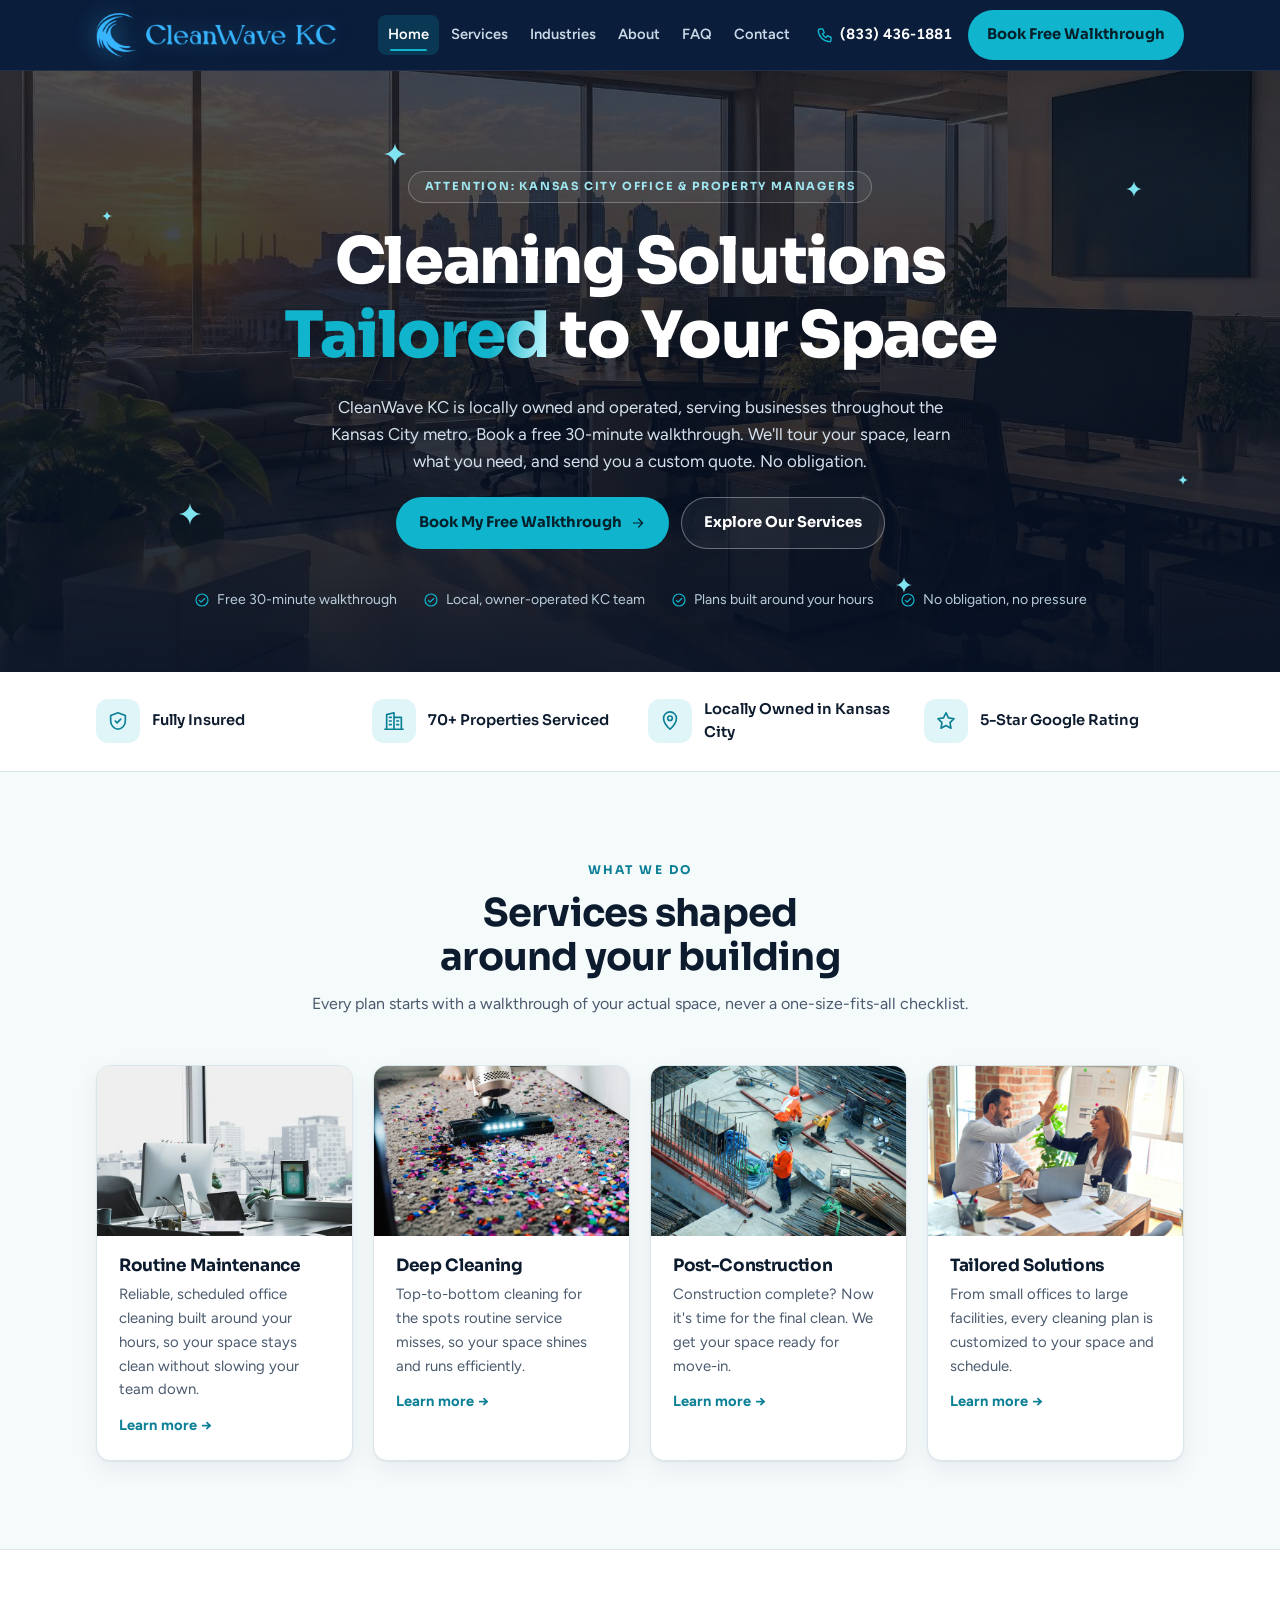
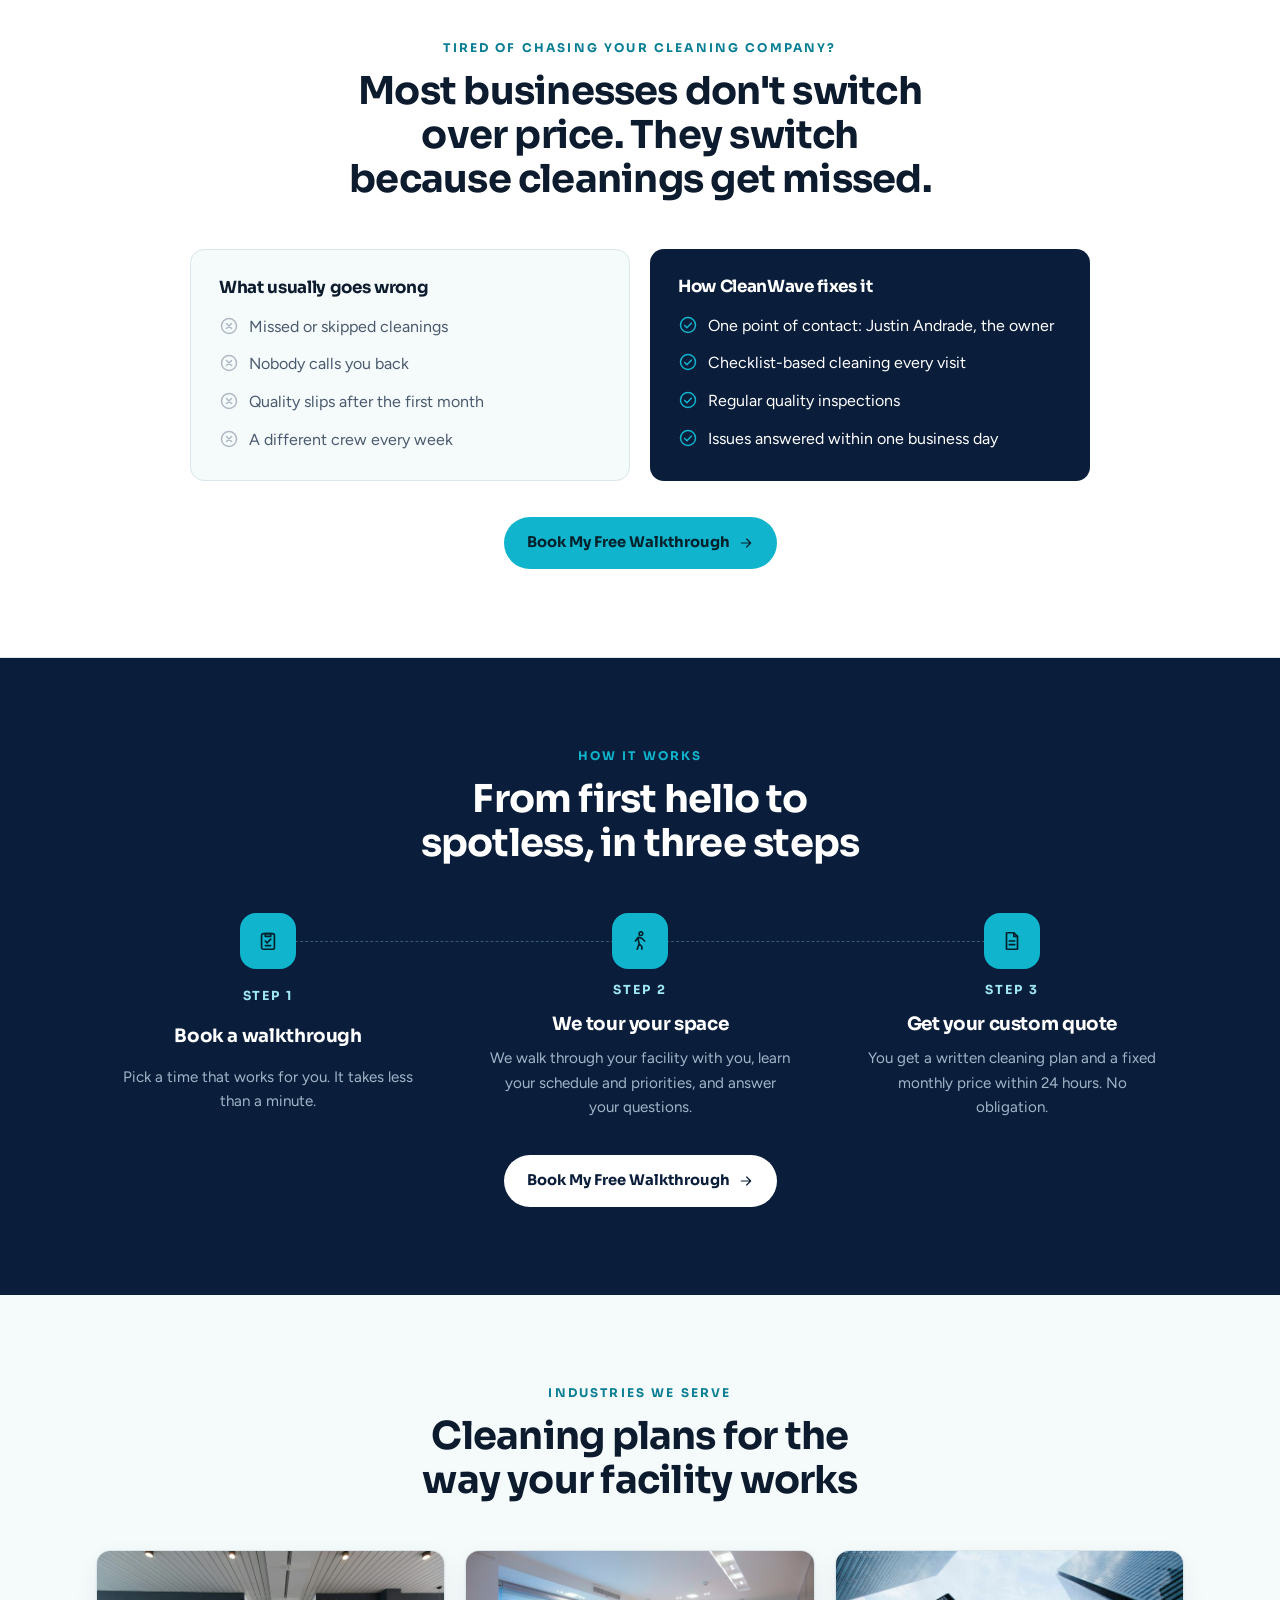
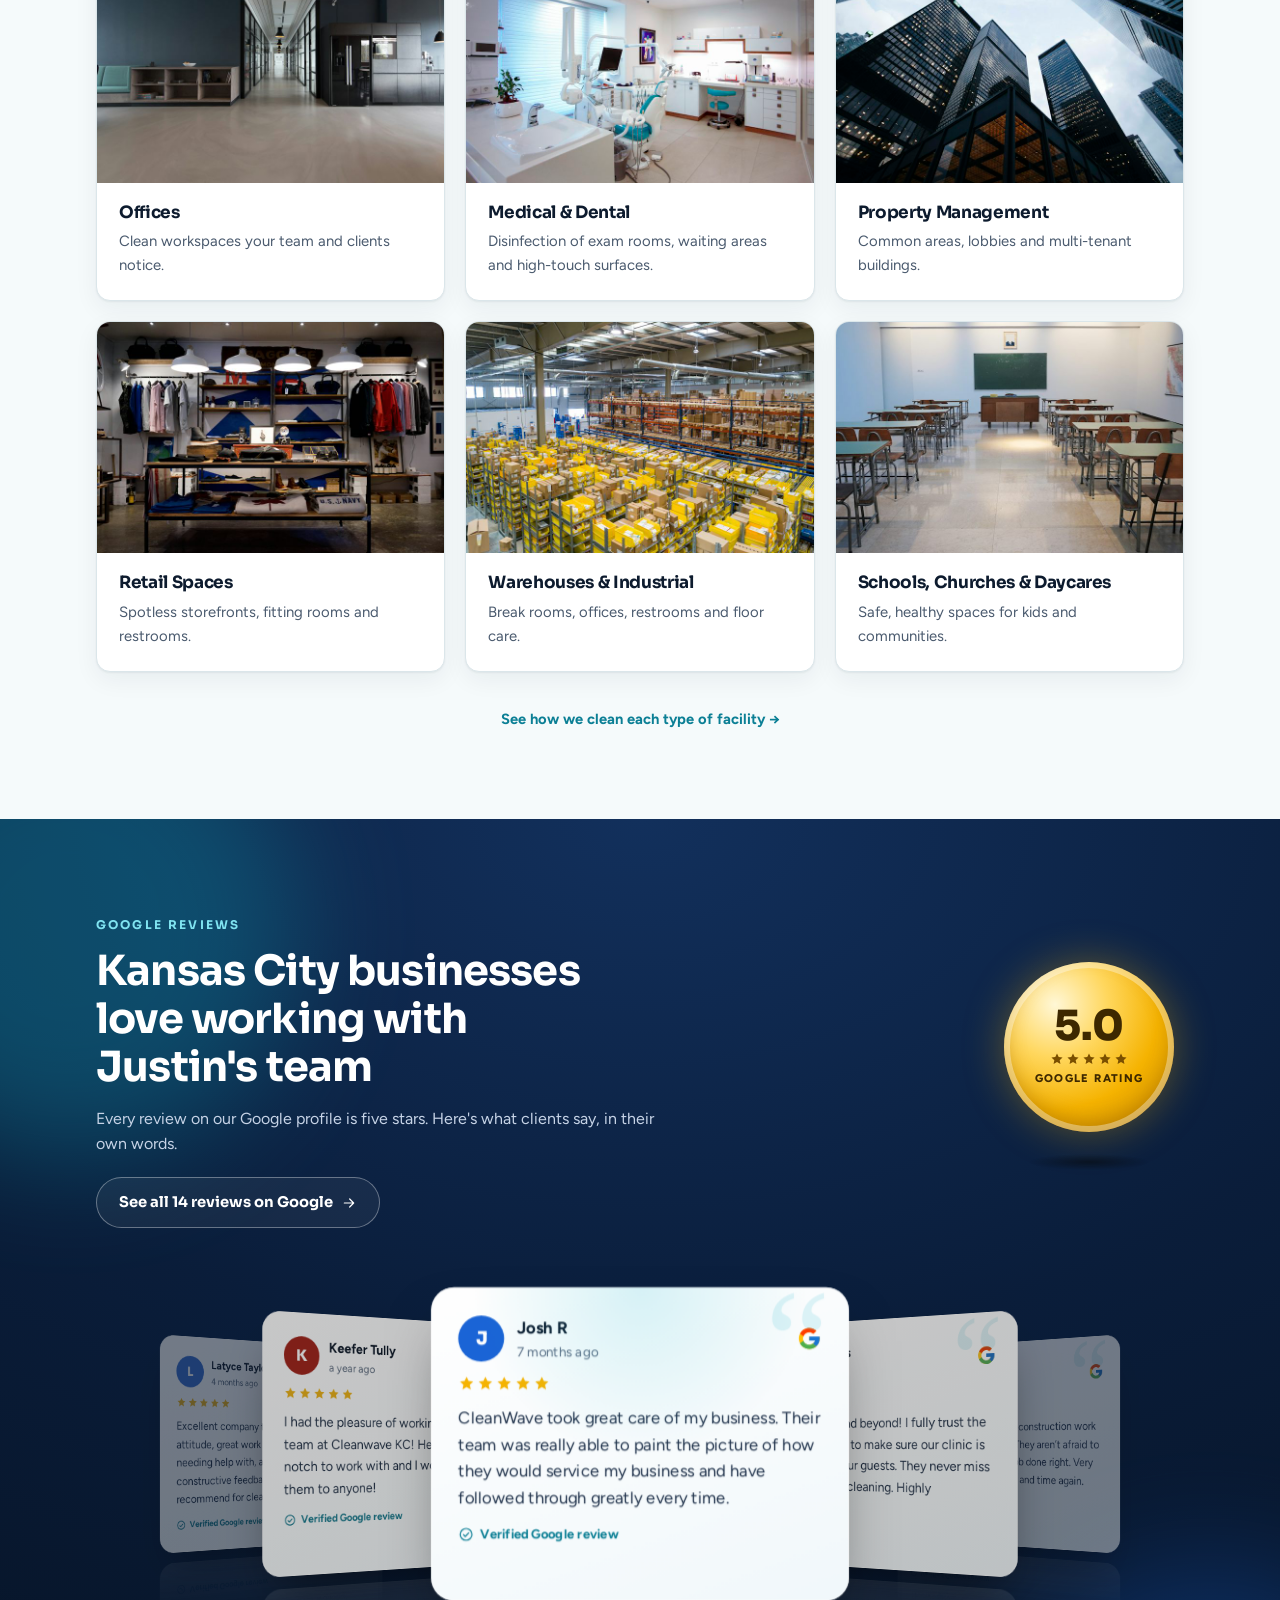
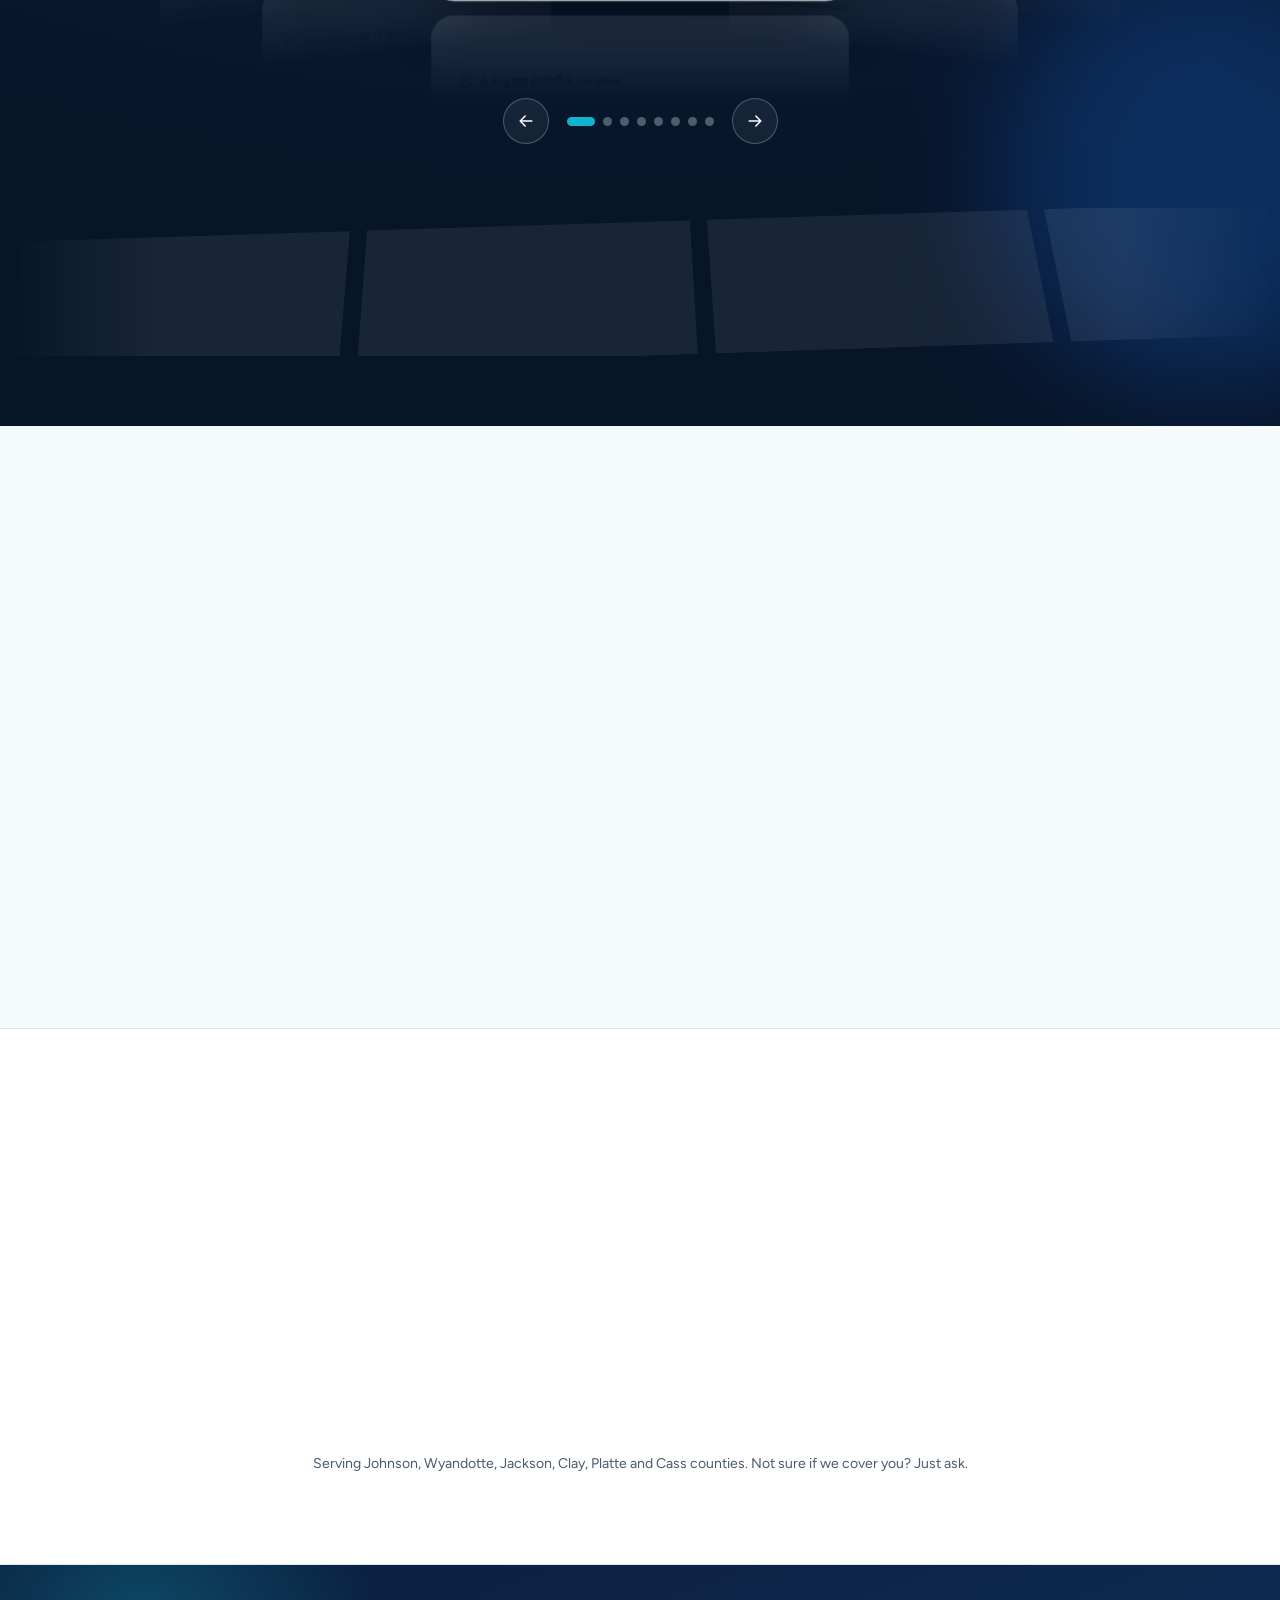
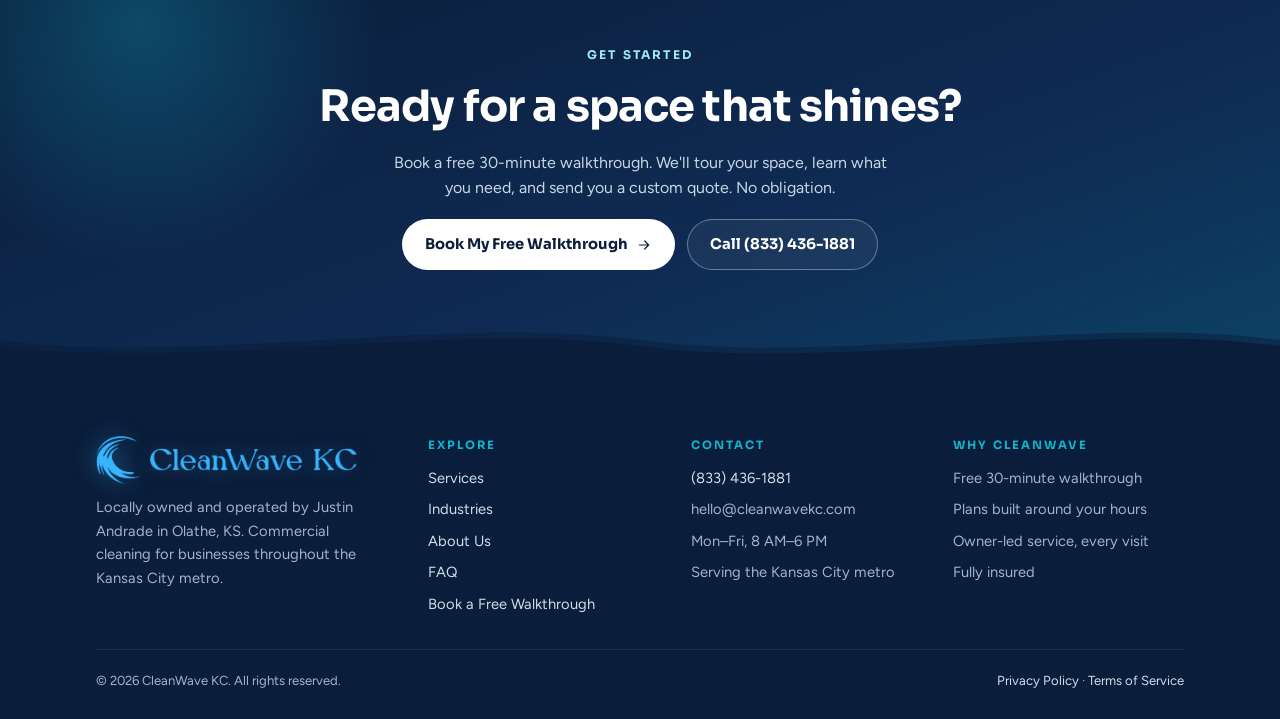
<file: index.html>
<!doctype html>
<html lang="en">
<head>
<meta charset="utf-8">
<meta name="viewport" content="width=device-width, initial-scale=1, viewport-fit=cover">
<title>Commercial Cleaning &amp; Janitorial Services in Olathe &amp; Kansas City | CleanWave KC</title>
<link rel="icon" type="image/png" href="img/logo-mark.png">
<meta name="claude:viewport-fit-sides" content="cover">
<link rel="preconnect" href="https://fonts.googleapis.com"><link rel="preconnect" href="https://fonts.gstatic.com" crossorigin><link rel="stylesheet" href="https://fonts.googleapis.com/css2?family=Sora:wght@500;600;700;800&family=Figtree:wght@400;500;600;700&display=swap">
<link rel="stylesheet" href="styles.css">
<style>:root{padding-top:env(safe-area-inset-top,0px);padding-bottom:env(safe-area-inset-bottom,0px)}[hidden]{display:none!important}</style>
<!-- Meta Pixel -->
<script>
!function(f,b,e,v,n,t,s){if(f.fbq)return;n=f.fbq=function(){n.callMethod?
n.callMethod.apply(n,arguments):n.queue.push(arguments)};if(!f._fbq)f._fbq=n;
n.push=n;n.loaded=!0;n.version='2.0';n.queue=[];t=b.createElement(e);t.async=!0;
t.src=v;s=b.getElementsByTagName(e)[0];s.parentNode.insertBefore(t,s)}(window,
document,'script','https://connect.facebook.net/en_US/fbevents.js');
fbq('init', '2167395890811356');
fbq('track', 'PageView');
</script>
<noscript><img height="1" width="1" style="display:none" alt="" src="https://www.facebook.com/tr?id=2167395890811356&amp;ev=PageView&amp;noscript=1"></noscript>
<!-- End Meta Pixel -->
  <meta name="description" content="Locally owned commercial cleaning and janitorial services in Olathe and the Kansas City metro, led by owner Justin Andrade. Book a free 30-minute walkthrough.">
  <link rel="canonical" href="https://www.cleanwavekc.com/">
  <script type="application/ld+json">
{
  "@context": "https://schema.org",
  "@graph": [
    {
      "@type": "LocalBusiness",
      "@id": "https://www.cleanwavekc.com/#business",
      "name": "CleanWave KC",
      "legalName": "CleanWave KC LLC",
      "url": "https://www.cleanwavekc.com/",
      "logo": "https://www.cleanwavekc.com/img/logo-mark.png",
      "image": "https://www.cleanwavekc.com/img/logo-mark.png",
      "description": "Locally owned commercial cleaning and janitorial company in Olathe, Kansas, serving businesses across the Kansas City metro.",
      "telephone": "+1-833-436-1881",
      "foundingDate": "2024-09",
      "founder": {
        "@id": "https://www.cleanwavekc.com/about#justin-andrade"
      },
      "employee": {
        "@id": "https://www.cleanwavekc.com/about#justin-andrade"
      },
      "address": {
        "@type": "PostalAddress",
        "addressLocality": "Olathe",
        "addressRegion": "KS",
        "addressCountry": "US"
      },
      "areaServed": [
        "Olathe, KS",
        "Overland Park, KS",
        "Lenexa, KS",
        "Gardner, KS",
        "Lawrence, KS",
        "Kansas City, KS",
        "Kansas City, MO",
        "Johnson County, KS"
      ],
      "sameAs": [
        "https://www.facebook.com/profile.php?id=61566322469825",
        "https://www.instagram.com/cleanwave_kc/",
        "https://www.linkedin.com/company/cleanwave-kc",
        "https://www.pinterest.com/cleanwavekc/",
        "https://www.youtube.com/@CleanWaveKCCommercialCleaning"
      ]
    },
    {
      "@type": "Person",
      "@id": "https://www.cleanwavekc.com/about#justin-andrade",
      "name": "Justin Andrade",
      "jobTitle": "Owner",
      "url": "https://www.cleanwavekc.com/about",
      "image": "https://www.cleanwavekc.com/img/justin.jpg",
      "worksFor": {
        "@id": "https://www.cleanwavekc.com/#business"
      },
      "homeLocation": {
        "@type": "Place",
        "name": "Olathe, Kansas"
      },
      "sameAs": [
        "https://www.facebook.com/justin.andrade.71"
      ]
    }
  ]
}
  </script>
</head>
<body>
<svg width="0" height="0" style="position:absolute" aria-hidden="true"><defs>
<symbol id="i-check" viewBox="0 0 24 24"><circle cx="12" cy="12" r="9"/><path d="m8 12.5 2.7 2.7L16 9.8"/></symbol>
<symbol id="i-x" viewBox="0 0 24 24"><circle cx="12" cy="12" r="9"/><path d="m9 9 6 6M15 9l-6 6"/></symbol>
<symbol id="i-arrow" viewBox="0 0 24 24"><path d="M5 12h14M13 6l6 6-6 6"/></symbol>
<symbol id="i-phone" viewBox="0 0 24 24"><path d="M5 4h4l2 5-2.5 1.5a11 11 0 0 0 5 5L15 13l5 2v4a2 2 0 0 1-2 2A16 16 0 0 1 3 6a2 2 0 0 1 2-2"/></symbol>
<symbol id="i-mail" viewBox="0 0 24 24"><rect x="3" y="5" width="18" height="14" rx="2"/><path d="m3 7 9 6 9-6"/></symbol>
<symbol id="i-clock" viewBox="0 0 24 24"><circle cx="12" cy="12" r="9"/><path d="M12 7v5l3 2"/></symbol>
<symbol id="i-shield" viewBox="0 0 24 24"><path d="M12 3 4 6v6c0 4.5 3.4 8.3 8 9 4.6-.7 8-4.5 8-9V6z"/><path d="m9 12 2 2 4-4"/></symbol>
<symbol id="i-user" viewBox="0 0 24 24"><circle cx="12" cy="8" r="4"/><path d="M4 21a8 8 0 0 1 16 0"/></symbol>
<symbol id="i-pin" viewBox="0 0 24 24"><path d="M12 21s-7-6.2-7-12a7 7 0 0 1 14 0c0 5.8-7 12-7 12z"/><circle cx="12" cy="9" r="2.5"/></symbol>
<symbol id="i-star" viewBox="0 0 24 24"><path d="m12 3 2.7 5.6 6.1.9-4.4 4.3 1 6.1L12 17l-5.4 2.9 1-6.1-4.4-4.3 6.1-.9z"/></symbol>
<symbol id="i-cal" viewBox="0 0 24 24"><rect x="3" y="5" width="18" height="16" rx="2"/><path d="M3 10h18M8 3v4M16 3v4M9 15l2 2 4-4"/></symbol>
<symbol id="i-clip" viewBox="0 0 24 24"><rect x="5" y="4" width="14" height="17" rx="2"/><path d="M9 4h6v3H9zM9 12l2 2 4-4M9 17h6"/></symbol>
<symbol id="i-walk" viewBox="0 0 24 24"><circle cx="13" cy="4" r="2"/><path d="m9 21 2-6 3 3v3M7 12l3-4 4 1 3 3M11 15l-1-5"/></symbol>
<symbol id="i-doc" viewBox="0 0 24 24"><path d="M6 3h8l4 4v14H6z"/><path d="M14 3v4h4M9 12h6M9 16h6"/></symbol>
<symbol id="i-search" viewBox="0 0 24 24"><circle cx="11" cy="11" r="6"/><path d="m20 20-4.5-4.5"/></symbol>
<symbol id="i-chat" viewBox="0 0 24 24"><path d="M4 5h16v11H9l-5 4z"/></symbol>
<symbol id="i-bolt" viewBox="0 0 24 24"><path d="M13 3 5 14h6l-1 7 8-11h-6z"/></symbol>
<symbol id="i-menu" viewBox="0 0 24 24"><path d="M4 7h16M4 12h16M4 17h16"/></symbol>
<symbol id="i-leaf" viewBox="0 0 24 24"><path d="M5 19c0-8 5-14 15-14 0 10-6 15-14 15"/><path d="M5 19 13 11"/></symbol>
<symbol id="i-building" viewBox="0 0 24 24"><path d="M4 21V5l8-2v18M12 8h8v13"/><path d="M2 21h20M7 8h2M7 12h2M7 16h2M15 12h2M15 16h2"/></symbol>
<symbol id="i-key" viewBox="0 0 24 24"><circle cx="8" cy="14" r="4"/><path d="m11 11 9-9M17 5l2 2M15 7l2 2"/></symbol>
</defs></svg>
<header class="top">
  <div class="wrap">
    <a class="logo" href="index.html" aria-label="CleanWave KC home"><span class="brand-logo"><img class="brand-mark" src="img/logo-mark.png" alt="" width="43" height="46"><img class="brand-word" src="img/logo-word.png" alt="CleanWave KC" width="199" height="23"></span></a>
    <nav class="nav" aria-label="Main"><a href="index.html" aria-current="page">Home</a><a href="services.html">Services</a><a href="industries.html">Industries</a><a href="about.html">About</a><a href="faq.html">FAQ</a><a href="quote.html">Contact</a></nav>
    <a class="phone" href="tel:+18334361881"><svg class="ico"><use href="#i-phone"/></svg>(833) 436-1881</a>
    <a class="btn btn-teal" href="quote.html">Book Free Walkthrough</a>
    <button class="burger" id="burger" aria-label="Open menu" aria-expanded="false"><svg class="ico" style="width:26px;height:26px"><use href="#i-menu"/></svg></button>
  </div>
  <nav class="mnav" id="mnav" aria-label="Mobile"><a href="index.html" aria-current="page">Home</a><a href="services.html">Services</a><a href="industries.html">Industries</a><a href="about.html">About</a><a href="faq.html">FAQ</a><a href="quote.html">Contact</a><a href="tel:+18334361881">Call (833) 436-1881</a><a class="btn btn-teal" href="quote.html">Book My Free Walkthrough</a></nav>
</header>
<main>
<section class="hero" style="background-image:url('img/hero.jpg')">
  <div class="wrap">
    <span class="pill">Attention: Kansas City office &amp; property managers</span>
    <h1>Cleaning Solutions <em>Tailored</em> to Your Space</h1>
    <p class="lede">CleanWave KC is locally owned and operated, serving businesses throughout the Kansas City metro. Book a free 30-minute walkthrough. We'll tour your space, learn what you need, and send you a custom quote. No obligation.</p>
    <div class="ctas"><a class="btn btn-teal" href="quote.html">Book My Free Walkthrough <svg class="ico"><use href="#i-arrow"/></svg></a><a class="btn btn-ghost" href="services.html">Explore Our Services</a></div>
    <div class="proof"><span><svg class="ico"><use href="#i-check"/></svg>Free 30-minute walkthrough</span><span><svg class="ico"><use href="#i-check"/></svg>Local, owner-operated KC team</span><span><svg class="ico"><use href="#i-check"/></svg>Plans built around your hours</span><span><svg class="ico"><use href="#i-check"/></svg>No obligation, no pressure</span></div>
  </div>
</section>
<section class="trust" aria-label="Why businesses trust us"><div class="wrap">
  <div><span class="badge"><svg class="ico"><use href="#i-shield"/></svg></span>Fully Insured</div>
  <div><span class="badge"><svg class="ico"><use href="#i-building"/></svg></span>70+ Properties Serviced</div>
  <div><span class="badge"><svg class="ico"><use href="#i-pin"/></svg></span>Locally Owned in Kansas City</div>
  <div><span class="badge"><svg class="ico"><use href="#i-star"/></svg></span>5-Star Google Rating</div>
</div></section>
<section class="sec"><div class="wrap">
  <div class="head"><span class="eyebrow">What we do</span><h2>Services shaped around your building</h2><p>Every plan starts with a walkthrough of your actual space, never a one-size-fits-all checklist.</p></div>
  <div class="grid g4"><a class="pcard" href="services.html#routine"><img src="img/svc-routine.jpg" alt="" loading="lazy"><div><h3>Routine Maintenance</h3><p>Reliable, scheduled office cleaning built around your hours, so your space stays clean without slowing your team down.</p><span class="link">Learn more →</span></div></a><a class="pcard" href="services.html#deep"><img src="img/svc-deep.jpg" alt="" loading="lazy"><div><h3>Deep Cleaning</h3><p>Top-to-bottom cleaning for the spots routine service misses, so your space shines and runs efficiently.</p><span class="link">Learn more →</span></div></a><a class="pcard" href="services.html#post"><img src="img/svc-post.jpg" alt="" loading="lazy"><div><h3>Post-Construction</h3><p>Construction complete? Now it's time for the final clean. We get your space ready for move-in.</p><span class="link">Learn more →</span></div></a><a class="pcard" href="services.html#tailored"><img src="img/svc-tailored.jpg" alt="" loading="lazy"><div><h3>Tailored Solutions</h3><p>From small offices to large facilities, every cleaning plan is customized to your space and schedule.</p><span class="link">Learn more →</span></div></a></div>
</div></section>
<section class="sec alt"><div class="wrap">
  <div class="head"><span class="eyebrow">Tired of chasing your cleaning company?</span><h2>Most businesses don't switch over price. They switch because cleanings get missed.</h2></div>
  <div class="vs">
    <div class="bad"><h3>What usually goes wrong</h3><ul class="ticks"><li><svg class="ico"><use href="#i-x"/></svg>Missed or skipped cleanings</li><li><svg class="ico"><use href="#i-x"/></svg>Nobody calls you back</li><li><svg class="ico"><use href="#i-x"/></svg>Quality slips after the first month</li><li><svg class="ico"><use href="#i-x"/></svg>A different crew every week</li></ul></div>
    <div class="good"><h3>How CleanWave fixes it</h3><ul class="ticks"><li><svg class="ico"><use href="#i-check"/></svg>One point of contact: Justin Andrade, the owner</li><li><svg class="ico"><use href="#i-check"/></svg>Checklist-based cleaning every visit</li><li><svg class="ico"><use href="#i-check"/></svg>Regular quality inspections</li><li><svg class="ico"><use href="#i-check"/></svg>Issues answered within one business day</li></ul></div>
  </div>
  <div class="center"><a class="btn btn-teal" href="quote.html">Book My Free Walkthrough <svg class="ico"><use href="#i-arrow"/></svg></a></div>
</div></section>
<section class="sec band"><div class="wrap">
  <div class="head"><span class="eyebrow">How it works</span><h2>From first hello to spotless, in three steps</h2></div>
  <div class="steps">
  <div class="step"><span class="badge"><svg class="ico"><use href="#i-clip"/></svg></span><span class="num">Step 1</span><h3>Book a walkthrough</h3><p>Pick a time that works for you. It takes less than a minute.</p></div>
  <div class="step"><span class="badge"><svg class="ico"><use href="#i-walk"/></svg></span><span class="num">Step 2</span><h3>We tour your space</h3><p>We walk through your facility with you, learn your schedule and priorities, and answer your questions.</p></div>
  <div class="step"><span class="badge"><svg class="ico"><use href="#i-doc"/></svg></span><span class="num">Step 3</span><h3>Get your custom quote</h3><p>You get a written cleaning plan and a fixed monthly price within 24 hours. No obligation.</p></div>
</div>
  <div class="center"><a class="btn btn-white" href="quote.html">Book My Free Walkthrough <svg class="ico"><use href="#i-arrow"/></svg></a></div>
</div></section>
<section class="sec"><div class="wrap">
  <div class="head"><span class="eyebrow">Industries we serve</span><h2>Cleaning plans for the way your facility works</h2></div>
  <div class="grid g3"><a class="pcard" href="industries.html"><img src="img/ind-office.jpg" alt="" loading="lazy"><div><h3>Offices</h3><p>Clean workspaces your team and clients notice.</p></div></a><a class="pcard" href="industries.html"><img src="img/ind-medical.jpg" alt="" loading="lazy"><div><h3>Medical &amp; Dental</h3><p>Disinfection of exam rooms, waiting areas and high-touch surfaces.</p></div></a><a class="pcard" href="industries.html"><img src="img/ind-property.jpg" alt="" loading="lazy"><div><h3>Property Management</h3><p>Common areas, lobbies and multi-tenant buildings.</p></div></a><a class="pcard" href="industries.html"><img src="img/ind-retail.jpg" alt="" loading="lazy"><div><h3>Retail Spaces</h3><p>Spotless storefronts, fitting rooms and restrooms.</p></div></a><a class="pcard" href="industries.html"><img src="img/ind-warehouse.jpg" alt="" loading="lazy"><div><h3>Warehouses &amp; Industrial</h3><p>Break rooms, offices, restrooms and floor care.</p></div></a><a class="pcard" href="industries.html"><img src="img/ind-school.jpg" alt="" loading="lazy"><div><h3>Schools, Churches &amp; Daycares</h3><p>Safe, healthy spaces for kids and communities.</p></div></a></div>
  <div class="center"><a class="link" href="industries.html">See how we clean each type of facility →</a></div>
</div></section>
<section class="rev3d" id="reviews" aria-label="Google reviews">
  <div class="glow g1" aria-hidden="true"></div><div class="glow g2" aria-hidden="true"></div>
  <div class="wrap">
    <div class="rev-head">
      <div class="rev-copy">
        <span class="eyebrow">Google reviews</span>
        <h2>Kansas City businesses love working with Justin's team</h2>
        <p>Every review on our Google profile is five stars. Here's what clients say, in their own words.</p>
        <a class="btn btn-ghost" href="https://www.google.com/search?q=CleanWave+KC+reviews" target="_blank" rel="noopener">See all 14 reviews on Google <svg class="ico"><use href="#i-arrow"/></svg></a>
      </div>
      <div class="coin-stage" role="img" aria-label="Rated 5.0 out of 5 from 14 Google reviews">
        <div class="coin">
          <div class="coin-face front"><span class="c-score">5.0</span><span class="g-stars" role="img" aria-label="5 out of 5 stars"><svg viewBox="0 0 24 24" aria-hidden="true"><path d="M12 2.5l2.9 6.1 6.6.8-4.9 4.6 1.3 6.6L12 17.3l-5.9 3.3 1.3-6.6L2.5 9.4l6.6-.8z"/></svg><svg viewBox="0 0 24 24" aria-hidden="true"><path d="M12 2.5l2.9 6.1 6.6.8-4.9 4.6 1.3 6.6L12 17.3l-5.9 3.3 1.3-6.6L2.5 9.4l6.6-.8z"/></svg><svg viewBox="0 0 24 24" aria-hidden="true"><path d="M12 2.5l2.9 6.1 6.6.8-4.9 4.6 1.3 6.6L12 17.3l-5.9 3.3 1.3-6.6L2.5 9.4l6.6-.8z"/></svg><svg viewBox="0 0 24 24" aria-hidden="true"><path d="M12 2.5l2.9 6.1 6.6.8-4.9 4.6 1.3 6.6L12 17.3l-5.9 3.3 1.3-6.6L2.5 9.4l6.6-.8z"/></svg><svg viewBox="0 0 24 24" aria-hidden="true"><path d="M12 2.5l2.9 6.1 6.6.8-4.9 4.6 1.3 6.6L12 17.3l-5.9 3.3 1.3-6.6L2.5 9.4l6.6-.8z"/></svg></span><span class="c-lbl">Google rating</span></div>
          <div class="coin-face back"><span class="c-score">14</span><span class="g-stars" role="img" aria-label="5 out of 5 stars"><svg viewBox="0 0 24 24" aria-hidden="true"><path d="M12 2.5l2.9 6.1 6.6.8-4.9 4.6 1.3 6.6L12 17.3l-5.9 3.3 1.3-6.6L2.5 9.4l6.6-.8z"/></svg><svg viewBox="0 0 24 24" aria-hidden="true"><path d="M12 2.5l2.9 6.1 6.6.8-4.9 4.6 1.3 6.6L12 17.3l-5.9 3.3 1.3-6.6L2.5 9.4l6.6-.8z"/></svg><svg viewBox="0 0 24 24" aria-hidden="true"><path d="M12 2.5l2.9 6.1 6.6.8-4.9 4.6 1.3 6.6L12 17.3l-5.9 3.3 1.3-6.6L2.5 9.4l6.6-.8z"/></svg><svg viewBox="0 0 24 24" aria-hidden="true"><path d="M12 2.5l2.9 6.1 6.6.8-4.9 4.6 1.3 6.6L12 17.3l-5.9 3.3 1.3-6.6L2.5 9.4l6.6-.8z"/></svg><svg viewBox="0 0 24 24" aria-hidden="true"><path d="M12 2.5l2.9 6.1 6.6.8-4.9 4.6 1.3 6.6L12 17.3l-5.9 3.3 1.3-6.6L2.5 9.4l6.6-.8z"/></svg></span><span class="c-lbl">five-star reviews</span></div>
        </div>
        <div class="coin-shadow"></div>
      </div>
    </div>
    <div class="cf" id="cf">
      <div class="cf-stage" id="cf-stage"><article class="cf-card" data-i="0">
      <div class="cf-inner">
        <div class="cf-top"><span class="r-av" style="background:#1A64D6">J</span><div><p class="r-name">Josh R</p><p class="r-when">7 months ago</p></div><svg class="g-logo" viewBox="0 0 48 48" aria-hidden="true"><path fill="#FFC107" d="M43.6 20.1H42V20H24v8h11.3C33.7 32.7 29.2 36 24 36c-6.6 0-12-5.4-12-12s5.4-12 12-12c3.1 0 5.8 1.2 7.9 3.1l5.7-5.7C34 6.1 29.3 4 24 4 13 4 4 13 4 24s9 20 20 20 20-9 20-20c0-1.3-.1-2.6-.4-3.9z"/><path fill="#FF3D00" d="m6.3 14.7 6.6 4.8C14.7 15.1 19 12 24 12c3.1 0 5.8 1.2 7.9 3.1l5.7-5.7C34 6.1 29.3 4 24 4 16.3 4 9.7 8.3 6.3 14.7z"/><path fill="#4CAF50" d="M24 44c5.2 0 9.9-2 13.4-5.2l-6.2-5.2C29.2 35.1 26.7 36 24 36c-5.2 0-9.6-3.3-11.3-7.9l-6.5 5C9.5 39.6 16.2 44 24 44z"/><path fill="#1976D2" d="M43.6 20.1H42V20H24v8h11.3c-.8 2.2-2.2 4.2-4.1 5.6l6.2 5.2C37 39.2 44 34 44 24c0-1.3-.1-2.6-.4-3.9z"/></svg></div>
        <span class="g-stars" role="img" aria-label="5 out of 5 stars"><svg viewBox="0 0 24 24" aria-hidden="true"><path d="M12 2.5l2.9 6.1 6.6.8-4.9 4.6 1.3 6.6L12 17.3l-5.9 3.3 1.3-6.6L2.5 9.4l6.6-.8z"/></svg><svg viewBox="0 0 24 24" aria-hidden="true"><path d="M12 2.5l2.9 6.1 6.6.8-4.9 4.6 1.3 6.6L12 17.3l-5.9 3.3 1.3-6.6L2.5 9.4l6.6-.8z"/></svg><svg viewBox="0 0 24 24" aria-hidden="true"><path d="M12 2.5l2.9 6.1 6.6.8-4.9 4.6 1.3 6.6L12 17.3l-5.9 3.3 1.3-6.6L2.5 9.4l6.6-.8z"/></svg><svg viewBox="0 0 24 24" aria-hidden="true"><path d="M12 2.5l2.9 6.1 6.6.8-4.9 4.6 1.3 6.6L12 17.3l-5.9 3.3 1.3-6.6L2.5 9.4l6.6-.8z"/></svg><svg viewBox="0 0 24 24" aria-hidden="true"><path d="M12 2.5l2.9 6.1 6.6.8-4.9 4.6 1.3 6.6L12 17.3l-5.9 3.3 1.3-6.6L2.5 9.4l6.6-.8z"/></svg></span>
        <p class="r-text">CleanWave took great care of my business. Their team was really able to paint the picture of how they would service my business and have followed through greatly every time.</p>
        <p class="r-ver"><svg class="ico"><use href="#i-check"/></svg>Verified Google review</p>
      </div>
    </article><article class="cf-card" data-i="1">
      <div class="cf-inner">
        <div class="cf-top"><span class="r-av" style="background:#12A594">B</span><div><p class="r-name">Brandy Norris</p><p class="r-when">a year ago</p></div><svg class="g-logo" viewBox="0 0 48 48" aria-hidden="true"><path fill="#FFC107" d="M43.6 20.1H42V20H24v8h11.3C33.7 32.7 29.2 36 24 36c-6.6 0-12-5.4-12-12s5.4-12 12-12c3.1 0 5.8 1.2 7.9 3.1l5.7-5.7C34 6.1 29.3 4 24 4 13 4 4 13 4 24s9 20 20 20 20-9 20-20c0-1.3-.1-2.6-.4-3.9z"/><path fill="#FF3D00" d="m6.3 14.7 6.6 4.8C14.7 15.1 19 12 24 12c3.1 0 5.8 1.2 7.9 3.1l5.7-5.7C34 6.1 29.3 4 24 4 16.3 4 9.7 8.3 6.3 14.7z"/><path fill="#4CAF50" d="M24 44c5.2 0 9.9-2 13.4-5.2l-6.2-5.2C29.2 35.1 26.7 36 24 36c-5.2 0-9.6-3.3-11.3-7.9l-6.5 5C9.5 39.6 16.2 44 24 44z"/><path fill="#1976D2" d="M43.6 20.1H42V20H24v8h11.3c-.8 2.2-2.2 4.2-4.1 5.6l6.2 5.2C37 39.2 44 34 44 24c0-1.3-.1-2.6-.4-3.9z"/></svg></div>
        <span class="g-stars" role="img" aria-label="5 out of 5 stars"><svg viewBox="0 0 24 24" aria-hidden="true"><path d="M12 2.5l2.9 6.1 6.6.8-4.9 4.6 1.3 6.6L12 17.3l-5.9 3.3 1.3-6.6L2.5 9.4l6.6-.8z"/></svg><svg viewBox="0 0 24 24" aria-hidden="true"><path d="M12 2.5l2.9 6.1 6.6.8-4.9 4.6 1.3 6.6L12 17.3l-5.9 3.3 1.3-6.6L2.5 9.4l6.6-.8z"/></svg><svg viewBox="0 0 24 24" aria-hidden="true"><path d="M12 2.5l2.9 6.1 6.6.8-4.9 4.6 1.3 6.6L12 17.3l-5.9 3.3 1.3-6.6L2.5 9.4l6.6-.8z"/></svg><svg viewBox="0 0 24 24" aria-hidden="true"><path d="M12 2.5l2.9 6.1 6.6.8-4.9 4.6 1.3 6.6L12 17.3l-5.9 3.3 1.3-6.6L2.5 9.4l6.6-.8z"/></svg><svg viewBox="0 0 24 24" aria-hidden="true"><path d="M12 2.5l2.9 6.1 6.6.8-4.9 4.6 1.3 6.6L12 17.3l-5.9 3.3 1.3-6.6L2.5 9.4l6.6-.8z"/></svg></span>
        <p class="r-text">Always goes above and beyond! I fully trust the staff with their ability to make sure our clinic is red carpet ready for our guests. They never miss the details with their cleaning. Highly recommend</p>
        <p class="r-ver"><svg class="ico"><use href="#i-check"/></svg>Verified Google review</p>
      </div>
    </article><article class="cf-card" data-i="2">
      <div class="cf-inner">
        <div class="cf-top"><span class="r-av" style="background:#7C4DDB">M</span><div><p class="r-name">Mike Arend</p><p class="r-when">5 months ago</p></div><svg class="g-logo" viewBox="0 0 48 48" aria-hidden="true"><path fill="#FFC107" d="M43.6 20.1H42V20H24v8h11.3C33.7 32.7 29.2 36 24 36c-6.6 0-12-5.4-12-12s5.4-12 12-12c3.1 0 5.8 1.2 7.9 3.1l5.7-5.7C34 6.1 29.3 4 24 4 13 4 4 13 4 24s9 20 20 20 20-9 20-20c0-1.3-.1-2.6-.4-3.9z"/><path fill="#FF3D00" d="m6.3 14.7 6.6 4.8C14.7 15.1 19 12 24 12c3.1 0 5.8 1.2 7.9 3.1l5.7-5.7C34 6.1 29.3 4 24 4 16.3 4 9.7 8.3 6.3 14.7z"/><path fill="#4CAF50" d="M24 44c5.2 0 9.9-2 13.4-5.2l-6.2-5.2C29.2 35.1 26.7 36 24 36c-5.2 0-9.6-3.3-11.3-7.9l-6.5 5C9.5 39.6 16.2 44 24 44z"/><path fill="#1976D2" d="M43.6 20.1H42V20H24v8h11.3c-.8 2.2-2.2 4.2-4.1 5.6l6.2 5.2C37 39.2 44 34 44 24c0-1.3-.1-2.6-.4-3.9z"/></svg></div>
        <span class="g-stars" role="img" aria-label="5 out of 5 stars"><svg viewBox="0 0 24 24" aria-hidden="true"><path d="M12 2.5l2.9 6.1 6.6.8-4.9 4.6 1.3 6.6L12 17.3l-5.9 3.3 1.3-6.6L2.5 9.4l6.6-.8z"/></svg><svg viewBox="0 0 24 24" aria-hidden="true"><path d="M12 2.5l2.9 6.1 6.6.8-4.9 4.6 1.3 6.6L12 17.3l-5.9 3.3 1.3-6.6L2.5 9.4l6.6-.8z"/></svg><svg viewBox="0 0 24 24" aria-hidden="true"><path d="M12 2.5l2.9 6.1 6.6.8-4.9 4.6 1.3 6.6L12 17.3l-5.9 3.3 1.3-6.6L2.5 9.4l6.6-.8z"/></svg><svg viewBox="0 0 24 24" aria-hidden="true"><path d="M12 2.5l2.9 6.1 6.6.8-4.9 4.6 1.3 6.6L12 17.3l-5.9 3.3 1.3-6.6L2.5 9.4l6.6-.8z"/></svg><svg viewBox="0 0 24 24" aria-hidden="true"><path d="M12 2.5l2.9 6.1 6.6.8-4.9 4.6 1.3 6.6L12 17.3l-5.9 3.3 1.3-6.6L2.5 9.4l6.6-.8z"/></svg></span>
        <p class="r-text">I’ve used these guys for post construction work cleans time and time again. They aren’t afraid to do what it takes to get the job done right. Very pleased with their work time and time again. Thanks guys!</p>
        <p class="r-ver"><svg class="ico"><use href="#i-check"/></svg>Verified Google review</p>
      </div>
    </article><article class="cf-card" data-i="3">
      <div class="cf-inner">
        <div class="cf-top"><span class="r-av" style="background:#E2683C">T</span><div><p class="r-name">Tyler Hatcher</p><p class="r-when">a year ago</p></div><svg class="g-logo" viewBox="0 0 48 48" aria-hidden="true"><path fill="#FFC107" d="M43.6 20.1H42V20H24v8h11.3C33.7 32.7 29.2 36 24 36c-6.6 0-12-5.4-12-12s5.4-12 12-12c3.1 0 5.8 1.2 7.9 3.1l5.7-5.7C34 6.1 29.3 4 24 4 13 4 4 13 4 24s9 20 20 20 20-9 20-20c0-1.3-.1-2.6-.4-3.9z"/><path fill="#FF3D00" d="m6.3 14.7 6.6 4.8C14.7 15.1 19 12 24 12c3.1 0 5.8 1.2 7.9 3.1l5.7-5.7C34 6.1 29.3 4 24 4 16.3 4 9.7 8.3 6.3 14.7z"/><path fill="#4CAF50" d="M24 44c5.2 0 9.9-2 13.4-5.2l-6.2-5.2C29.2 35.1 26.7 36 24 36c-5.2 0-9.6-3.3-11.3-7.9l-6.5 5C9.5 39.6 16.2 44 24 44z"/><path fill="#1976D2" d="M43.6 20.1H42V20H24v8h11.3c-.8 2.2-2.2 4.2-4.1 5.6l6.2 5.2C37 39.2 44 34 44 24c0-1.3-.1-2.6-.4-3.9z"/></svg></div>
        <span class="g-stars" role="img" aria-label="5 out of 5 stars"><svg viewBox="0 0 24 24" aria-hidden="true"><path d="M12 2.5l2.9 6.1 6.6.8-4.9 4.6 1.3 6.6L12 17.3l-5.9 3.3 1.3-6.6L2.5 9.4l6.6-.8z"/></svg><svg viewBox="0 0 24 24" aria-hidden="true"><path d="M12 2.5l2.9 6.1 6.6.8-4.9 4.6 1.3 6.6L12 17.3l-5.9 3.3 1.3-6.6L2.5 9.4l6.6-.8z"/></svg><svg viewBox="0 0 24 24" aria-hidden="true"><path d="M12 2.5l2.9 6.1 6.6.8-4.9 4.6 1.3 6.6L12 17.3l-5.9 3.3 1.3-6.6L2.5 9.4l6.6-.8z"/></svg><svg viewBox="0 0 24 24" aria-hidden="true"><path d="M12 2.5l2.9 6.1 6.6.8-4.9 4.6 1.3 6.6L12 17.3l-5.9 3.3 1.3-6.6L2.5 9.4l6.6-.8z"/></svg><svg viewBox="0 0 24 24" aria-hidden="true"><path d="M12 2.5l2.9 6.1 6.6.8-4.9 4.6 1.3 6.6L12 17.3l-5.9 3.3 1.3-6.6L2.5 9.4l6.6-.8z"/></svg></span>
        <p class="r-text">I’ve been extremely impressed with the attention to detail that Cleanwave KC provides. They’ve done an outstanding job with our new clubhouse. It’s a great space for hosting clients, and it’s always in top-notch condition. …</p>
        <p class="r-ver"><svg class="ico"><use href="#i-check"/></svg>Verified Google review</p>
      </div>
    </article><article class="cf-card" data-i="4">
      <div class="cf-inner">
        <div class="cf-top"><span class="r-av" style="background:#0F766E">E</span><div><p class="r-name">Erhan Guven</p><p class="r-when">a year ago</p></div><svg class="g-logo" viewBox="0 0 48 48" aria-hidden="true"><path fill="#FFC107" d="M43.6 20.1H42V20H24v8h11.3C33.7 32.7 29.2 36 24 36c-6.6 0-12-5.4-12-12s5.4-12 12-12c3.1 0 5.8 1.2 7.9 3.1l5.7-5.7C34 6.1 29.3 4 24 4 13 4 4 13 4 24s9 20 20 20 20-9 20-20c0-1.3-.1-2.6-.4-3.9z"/><path fill="#FF3D00" d="m6.3 14.7 6.6 4.8C14.7 15.1 19 12 24 12c3.1 0 5.8 1.2 7.9 3.1l5.7-5.7C34 6.1 29.3 4 24 4 16.3 4 9.7 8.3 6.3 14.7z"/><path fill="#4CAF50" d="M24 44c5.2 0 9.9-2 13.4-5.2l-6.2-5.2C29.2 35.1 26.7 36 24 36c-5.2 0-9.6-3.3-11.3-7.9l-6.5 5C9.5 39.6 16.2 44 24 44z"/><path fill="#1976D2" d="M43.6 20.1H42V20H24v8h11.3c-.8 2.2-2.2 4.2-4.1 5.6l6.2 5.2C37 39.2 44 34 44 24c0-1.3-.1-2.6-.4-3.9z"/></svg></div>
        <span class="g-stars" role="img" aria-label="5 out of 5 stars"><svg viewBox="0 0 24 24" aria-hidden="true"><path d="M12 2.5l2.9 6.1 6.6.8-4.9 4.6 1.3 6.6L12 17.3l-5.9 3.3 1.3-6.6L2.5 9.4l6.6-.8z"/></svg><svg viewBox="0 0 24 24" aria-hidden="true"><path d="M12 2.5l2.9 6.1 6.6.8-4.9 4.6 1.3 6.6L12 17.3l-5.9 3.3 1.3-6.6L2.5 9.4l6.6-.8z"/></svg><svg viewBox="0 0 24 24" aria-hidden="true"><path d="M12 2.5l2.9 6.1 6.6.8-4.9 4.6 1.3 6.6L12 17.3l-5.9 3.3 1.3-6.6L2.5 9.4l6.6-.8z"/></svg><svg viewBox="0 0 24 24" aria-hidden="true"><path d="M12 2.5l2.9 6.1 6.6.8-4.9 4.6 1.3 6.6L12 17.3l-5.9 3.3 1.3-6.6L2.5 9.4l6.6-.8z"/></svg><svg viewBox="0 0 24 24" aria-hidden="true"><path d="M12 2.5l2.9 6.1 6.6.8-4.9 4.6 1.3 6.6L12 17.3l-5.9 3.3 1.3-6.6L2.5 9.4l6.6-.8z"/></svg></span>
        <p class="r-text">Cleanwave is by far the BEST cleaning company I have worked with!! Pricing was super fair, the crew was amazingly professional, respectful and thorough! The owner Justin is very well spoken and understanding gentleman …</p>
        <p class="r-ver"><svg class="ico"><use href="#i-check"/></svg>Verified Google review</p>
      </div>
    </article><article class="cf-card" data-i="5">
      <div class="cf-inner">
        <div class="cf-top"><span class="r-av" style="background:#C2410C">D</span><div><p class="r-name">Dustin Bray</p><p class="r-when">a year ago</p></div><svg class="g-logo" viewBox="0 0 48 48" aria-hidden="true"><path fill="#FFC107" d="M43.6 20.1H42V20H24v8h11.3C33.7 32.7 29.2 36 24 36c-6.6 0-12-5.4-12-12s5.4-12 12-12c3.1 0 5.8 1.2 7.9 3.1l5.7-5.7C34 6.1 29.3 4 24 4 13 4 4 13 4 24s9 20 20 20 20-9 20-20c0-1.3-.1-2.6-.4-3.9z"/><path fill="#FF3D00" d="m6.3 14.7 6.6 4.8C14.7 15.1 19 12 24 12c3.1 0 5.8 1.2 7.9 3.1l5.7-5.7C34 6.1 29.3 4 24 4 16.3 4 9.7 8.3 6.3 14.7z"/><path fill="#4CAF50" d="M24 44c5.2 0 9.9-2 13.4-5.2l-6.2-5.2C29.2 35.1 26.7 36 24 36c-5.2 0-9.6-3.3-11.3-7.9l-6.5 5C9.5 39.6 16.2 44 24 44z"/><path fill="#1976D2" d="M43.6 20.1H42V20H24v8h11.3c-.8 2.2-2.2 4.2-4.1 5.6l6.2 5.2C37 39.2 44 34 44 24c0-1.3-.1-2.6-.4-3.9z"/></svg></div>
        <span class="g-stars" role="img" aria-label="5 out of 5 stars"><svg viewBox="0 0 24 24" aria-hidden="true"><path d="M12 2.5l2.9 6.1 6.6.8-4.9 4.6 1.3 6.6L12 17.3l-5.9 3.3 1.3-6.6L2.5 9.4l6.6-.8z"/></svg><svg viewBox="0 0 24 24" aria-hidden="true"><path d="M12 2.5l2.9 6.1 6.6.8-4.9 4.6 1.3 6.6L12 17.3l-5.9 3.3 1.3-6.6L2.5 9.4l6.6-.8z"/></svg><svg viewBox="0 0 24 24" aria-hidden="true"><path d="M12 2.5l2.9 6.1 6.6.8-4.9 4.6 1.3 6.6L12 17.3l-5.9 3.3 1.3-6.6L2.5 9.4l6.6-.8z"/></svg><svg viewBox="0 0 24 24" aria-hidden="true"><path d="M12 2.5l2.9 6.1 6.6.8-4.9 4.6 1.3 6.6L12 17.3l-5.9 3.3 1.3-6.6L2.5 9.4l6.6-.8z"/></svg><svg viewBox="0 0 24 24" aria-hidden="true"><path d="M12 2.5l2.9 6.1 6.6.8-4.9 4.6 1.3 6.6L12 17.3l-5.9 3.3 1.3-6.6L2.5 9.4l6.6-.8z"/></svg></span>
        <p class="r-text">If you’re looking for a professional and reliable cleaning service, that prioritizes customer service and satisfaction, then I can’t recommend CleanWave KC enough! They are amazing to work with, and do fantastic work!</p>
        <p class="r-ver"><svg class="ico"><use href="#i-check"/></svg>Verified Google review</p>
      </div>
    </article><article class="cf-card" data-i="6">
      <div class="cf-inner">
        <div class="cf-top"><span class="r-av" style="background:#2F6FE0">L</span><div><p class="r-name">Latyce Taylor</p><p class="r-when">4 months ago</p></div><svg class="g-logo" viewBox="0 0 48 48" aria-hidden="true"><path fill="#FFC107" d="M43.6 20.1H42V20H24v8h11.3C33.7 32.7 29.2 36 24 36c-6.6 0-12-5.4-12-12s5.4-12 12-12c3.1 0 5.8 1.2 7.9 3.1l5.7-5.7C34 6.1 29.3 4 24 4 13 4 4 13 4 24s9 20 20 20 20-9 20-20c0-1.3-.1-2.6-.4-3.9z"/><path fill="#FF3D00" d="m6.3 14.7 6.6 4.8C14.7 15.1 19 12 24 12c3.1 0 5.8 1.2 7.9 3.1l5.7-5.7C34 6.1 29.3 4 24 4 16.3 4 9.7 8.3 6.3 14.7z"/><path fill="#4CAF50" d="M24 44c5.2 0 9.9-2 13.4-5.2l-6.2-5.2C29.2 35.1 26.7 36 24 36c-5.2 0-9.6-3.3-11.3-7.9l-6.5 5C9.5 39.6 16.2 44 24 44z"/><path fill="#1976D2" d="M43.6 20.1H42V20H24v8h11.3c-.8 2.2-2.2 4.2-4.1 5.6l6.2 5.2C37 39.2 44 34 44 24c0-1.3-.1-2.6-.4-3.9z"/></svg></div>
        <span class="g-stars" role="img" aria-label="5 out of 5 stars"><svg viewBox="0 0 24 24" aria-hidden="true"><path d="M12 2.5l2.9 6.1 6.6.8-4.9 4.6 1.3 6.6L12 17.3l-5.9 3.3 1.3-6.6L2.5 9.4l6.6-.8z"/></svg><svg viewBox="0 0 24 24" aria-hidden="true"><path d="M12 2.5l2.9 6.1 6.6.8-4.9 4.6 1.3 6.6L12 17.3l-5.9 3.3 1.3-6.6L2.5 9.4l6.6-.8z"/></svg><svg viewBox="0 0 24 24" aria-hidden="true"><path d="M12 2.5l2.9 6.1 6.6.8-4.9 4.6 1.3 6.6L12 17.3l-5.9 3.3 1.3-6.6L2.5 9.4l6.6-.8z"/></svg><svg viewBox="0 0 24 24" aria-hidden="true"><path d="M12 2.5l2.9 6.1 6.6.8-4.9 4.6 1.3 6.6L12 17.3l-5.9 3.3 1.3-6.6L2.5 9.4l6.6-.8z"/></svg><svg viewBox="0 0 24 24" aria-hidden="true"><path d="M12 2.5l2.9 6.1 6.6.8-4.9 4.6 1.3 6.6L12 17.3l-5.9 3.3 1.3-6.6L2.5 9.4l6.6-.8z"/></svg></span>
        <p class="r-text">Excellent company to work with, positive attitude, great work ethic, any questions needing help with, always answers and gives constructive feedback. Would highly recommend for cleanings and for working!</p>
        <p class="r-ver"><svg class="ico"><use href="#i-check"/></svg>Verified Google review</p>
      </div>
    </article><article class="cf-card" data-i="7">
      <div class="cf-inner">
        <div class="cf-top"><span class="r-av" style="background:#B42318">K</span><div><p class="r-name">Keefer Tully</p><p class="r-when">a year ago</p></div><svg class="g-logo" viewBox="0 0 48 48" aria-hidden="true"><path fill="#FFC107" d="M43.6 20.1H42V20H24v8h11.3C33.7 32.7 29.2 36 24 36c-6.6 0-12-5.4-12-12s5.4-12 12-12c3.1 0 5.8 1.2 7.9 3.1l5.7-5.7C34 6.1 29.3 4 24 4 13 4 4 13 4 24s9 20 20 20 20-9 20-20c0-1.3-.1-2.6-.4-3.9z"/><path fill="#FF3D00" d="m6.3 14.7 6.6 4.8C14.7 15.1 19 12 24 12c3.1 0 5.8 1.2 7.9 3.1l5.7-5.7C34 6.1 29.3 4 24 4 16.3 4 9.7 8.3 6.3 14.7z"/><path fill="#4CAF50" d="M24 44c5.2 0 9.9-2 13.4-5.2l-6.2-5.2C29.2 35.1 26.7 36 24 36c-5.2 0-9.6-3.3-11.3-7.9l-6.5 5C9.5 39.6 16.2 44 24 44z"/><path fill="#1976D2" d="M43.6 20.1H42V20H24v8h11.3c-.8 2.2-2.2 4.2-4.1 5.6l6.2 5.2C37 39.2 44 34 44 24c0-1.3-.1-2.6-.4-3.9z"/></svg></div>
        <span class="g-stars" role="img" aria-label="5 out of 5 stars"><svg viewBox="0 0 24 24" aria-hidden="true"><path d="M12 2.5l2.9 6.1 6.6.8-4.9 4.6 1.3 6.6L12 17.3l-5.9 3.3 1.3-6.6L2.5 9.4l6.6-.8z"/></svg><svg viewBox="0 0 24 24" aria-hidden="true"><path d="M12 2.5l2.9 6.1 6.6.8-4.9 4.6 1.3 6.6L12 17.3l-5.9 3.3 1.3-6.6L2.5 9.4l6.6-.8z"/></svg><svg viewBox="0 0 24 24" aria-hidden="true"><path d="M12 2.5l2.9 6.1 6.6.8-4.9 4.6 1.3 6.6L12 17.3l-5.9 3.3 1.3-6.6L2.5 9.4l6.6-.8z"/></svg><svg viewBox="0 0 24 24" aria-hidden="true"><path d="M12 2.5l2.9 6.1 6.6.8-4.9 4.6 1.3 6.6L12 17.3l-5.9 3.3 1.3-6.6L2.5 9.4l6.6-.8z"/></svg><svg viewBox="0 0 24 24" aria-hidden="true"><path d="M12 2.5l2.9 6.1 6.6.8-4.9 4.6 1.3 6.6L12 17.3l-5.9 3.3 1.3-6.6L2.5 9.4l6.6-.8z"/></svg></span>
        <p class="r-text">I had the pleasure of working with Justin and his team at Cleanwave KC! He and his team are top notch to work with and I would recommend them to anyone!</p>
        <p class="r-ver"><svg class="ico"><use href="#i-check"/></svg>Verified Google review</p>
      </div>
    </article></div>
      <div class="cf-ctrl">
        <button type="button" class="cf-btn" id="cf-prev" aria-label="Previous review"><svg class="ico" style="transform:scaleX(-1)"><use href="#i-arrow"/></svg></button>
        <div class="cf-dots" id="cf-dots"></div>
        <button type="button" class="cf-btn" id="cf-next" aria-label="Next review"><svg class="ico"><use href="#i-arrow"/></svg></button>
      </div>
    </div>
  </div>
  <div class="mq3d" aria-label="More reviews">
    <div class="mq-plane"><div class="mq-track"><figure class="mq-pill"><span class="r-av sm" style="background:#0B7A5C">L</span><blockquote>Justin if I could give you more than 5 stars, I would. You guys rock. Dedicated hardworking team like I’ve never seen before</blockquote><figcaption><span class="g-stars" role="img" aria-label="5 out of 5 stars"><svg viewBox="0 0 24 24" aria-hidden="true"><path d="M12 2.5l2.9 6.1 6.6.8-4.9 4.6 1.3 6.6L12 17.3l-5.9 3.3 1.3-6.6L2.5 9.4l6.6-.8z"/></svg><svg viewBox="0 0 24 24" aria-hidden="true"><path d="M12 2.5l2.9 6.1 6.6.8-4.9 4.6 1.3 6.6L12 17.3l-5.9 3.3 1.3-6.6L2.5 9.4l6.6-.8z"/></svg><svg viewBox="0 0 24 24" aria-hidden="true"><path d="M12 2.5l2.9 6.1 6.6.8-4.9 4.6 1.3 6.6L12 17.3l-5.9 3.3 1.3-6.6L2.5 9.4l6.6-.8z"/></svg><svg viewBox="0 0 24 24" aria-hidden="true"><path d="M12 2.5l2.9 6.1 6.6.8-4.9 4.6 1.3 6.6L12 17.3l-5.9 3.3 1.3-6.6L2.5 9.4l6.6-.8z"/></svg><svg viewBox="0 0 24 24" aria-hidden="true"><path d="M12 2.5l2.9 6.1 6.6.8-4.9 4.6 1.3 6.6L12 17.3l-5.9 3.3 1.3-6.6L2.5 9.4l6.6-.8z"/></svg></span><b>Leary Ellis</b></figcaption></figure><figure class="mq-pill"><span class="r-av sm" style="background:#5B3FD1">I</span><blockquote>CleanWave a 5+ service company! 100% recommend them!</blockquote><figcaption><span class="g-stars" role="img" aria-label="5 out of 5 stars"><svg viewBox="0 0 24 24" aria-hidden="true"><path d="M12 2.5l2.9 6.1 6.6.8-4.9 4.6 1.3 6.6L12 17.3l-5.9 3.3 1.3-6.6L2.5 9.4l6.6-.8z"/></svg><svg viewBox="0 0 24 24" aria-hidden="true"><path d="M12 2.5l2.9 6.1 6.6.8-4.9 4.6 1.3 6.6L12 17.3l-5.9 3.3 1.3-6.6L2.5 9.4l6.6-.8z"/></svg><svg viewBox="0 0 24 24" aria-hidden="true"><path d="M12 2.5l2.9 6.1 6.6.8-4.9 4.6 1.3 6.6L12 17.3l-5.9 3.3 1.3-6.6L2.5 9.4l6.6-.8z"/></svg><svg viewBox="0 0 24 24" aria-hidden="true"><path d="M12 2.5l2.9 6.1 6.6.8-4.9 4.6 1.3 6.6L12 17.3l-5.9 3.3 1.3-6.6L2.5 9.4l6.6-.8z"/></svg><svg viewBox="0 0 24 24" aria-hidden="true"><path d="M12 2.5l2.9 6.1 6.6.8-4.9 4.6 1.3 6.6L12 17.3l-5.9 3.3 1.3-6.6L2.5 9.4l6.6-.8z"/></svg></span><b>Ion Mazzi</b></figcaption></figure><figure class="mq-pill"><span class="r-av sm" style="background:#B54708">T</span><blockquote>Very professional and efficient with their services. 10/10!</blockquote><figcaption><span class="g-stars" role="img" aria-label="5 out of 5 stars"><svg viewBox="0 0 24 24" aria-hidden="true"><path d="M12 2.5l2.9 6.1 6.6.8-4.9 4.6 1.3 6.6L12 17.3l-5.9 3.3 1.3-6.6L2.5 9.4l6.6-.8z"/></svg><svg viewBox="0 0 24 24" aria-hidden="true"><path d="M12 2.5l2.9 6.1 6.6.8-4.9 4.6 1.3 6.6L12 17.3l-5.9 3.3 1.3-6.6L2.5 9.4l6.6-.8z"/></svg><svg viewBox="0 0 24 24" aria-hidden="true"><path d="M12 2.5l2.9 6.1 6.6.8-4.9 4.6 1.3 6.6L12 17.3l-5.9 3.3 1.3-6.6L2.5 9.4l6.6-.8z"/></svg><svg viewBox="0 0 24 24" aria-hidden="true"><path d="M12 2.5l2.9 6.1 6.6.8-4.9 4.6 1.3 6.6L12 17.3l-5.9 3.3 1.3-6.6L2.5 9.4l6.6-.8z"/></svg><svg viewBox="0 0 24 24" aria-hidden="true"><path d="M12 2.5l2.9 6.1 6.6.8-4.9 4.6 1.3 6.6L12 17.3l-5.9 3.3 1.3-6.6L2.5 9.4l6.6-.8z"/></svg></span><b>Tanner Cox</b></figcaption></figure><figure class="mq-pill"><span class="r-av sm" style="background:#1D4ED8">B</span><blockquote>Justin and his team are very friendly, and very professional. You wouldn’t regret it!!! Keep up the good work. Highly recommend!</blockquote><figcaption><span class="g-stars" role="img" aria-label="5 out of 5 stars"><svg viewBox="0 0 24 24" aria-hidden="true"><path d="M12 2.5l2.9 6.1 6.6.8-4.9 4.6 1.3 6.6L12 17.3l-5.9 3.3 1.3-6.6L2.5 9.4l6.6-.8z"/></svg><svg viewBox="0 0 24 24" aria-hidden="true"><path d="M12 2.5l2.9 6.1 6.6.8-4.9 4.6 1.3 6.6L12 17.3l-5.9 3.3 1.3-6.6L2.5 9.4l6.6-.8z"/></svg><svg viewBox="0 0 24 24" aria-hidden="true"><path d="M12 2.5l2.9 6.1 6.6.8-4.9 4.6 1.3 6.6L12 17.3l-5.9 3.3 1.3-6.6L2.5 9.4l6.6-.8z"/></svg><svg viewBox="0 0 24 24" aria-hidden="true"><path d="M12 2.5l2.9 6.1 6.6.8-4.9 4.6 1.3 6.6L12 17.3l-5.9 3.3 1.3-6.6L2.5 9.4l6.6-.8z"/></svg><svg viewBox="0 0 24 24" aria-hidden="true"><path d="M12 2.5l2.9 6.1 6.6.8-4.9 4.6 1.3 6.6L12 17.3l-5.9 3.3 1.3-6.6L2.5 9.4l6.6-.8z"/></svg></span><b>Blanca Mendez</b></figcaption></figure><figure class="mq-pill"><span class="r-av sm" style="background:#047857">J</span><blockquote>Very friendly, professional, quick to reply, and very hard workers.</blockquote><figcaption><span class="g-stars" role="img" aria-label="5 out of 5 stars"><svg viewBox="0 0 24 24" aria-hidden="true"><path d="M12 2.5l2.9 6.1 6.6.8-4.9 4.6 1.3 6.6L12 17.3l-5.9 3.3 1.3-6.6L2.5 9.4l6.6-.8z"/></svg><svg viewBox="0 0 24 24" aria-hidden="true"><path d="M12 2.5l2.9 6.1 6.6.8-4.9 4.6 1.3 6.6L12 17.3l-5.9 3.3 1.3-6.6L2.5 9.4l6.6-.8z"/></svg><svg viewBox="0 0 24 24" aria-hidden="true"><path d="M12 2.5l2.9 6.1 6.6.8-4.9 4.6 1.3 6.6L12 17.3l-5.9 3.3 1.3-6.6L2.5 9.4l6.6-.8z"/></svg><svg viewBox="0 0 24 24" aria-hidden="true"><path d="M12 2.5l2.9 6.1 6.6.8-4.9 4.6 1.3 6.6L12 17.3l-5.9 3.3 1.3-6.6L2.5 9.4l6.6-.8z"/></svg><svg viewBox="0 0 24 24" aria-hidden="true"><path d="M12 2.5l2.9 6.1 6.6.8-4.9 4.6 1.3 6.6L12 17.3l-5.9 3.3 1.3-6.6L2.5 9.4l6.6-.8z"/></svg></span><b>Jasline Carrillo</b></figcaption></figure><figure class="mq-pill" aria-hidden="true"><span class="r-av sm" style="background:#0B7A5C">L</span><blockquote>Justin if I could give you more than 5 stars, I would. You guys rock. Dedicated hardworking team like I’ve never seen before</blockquote><figcaption><span class="g-stars" role="img" aria-label="5 out of 5 stars"><svg viewBox="0 0 24 24" aria-hidden="true"><path d="M12 2.5l2.9 6.1 6.6.8-4.9 4.6 1.3 6.6L12 17.3l-5.9 3.3 1.3-6.6L2.5 9.4l6.6-.8z"/></svg><svg viewBox="0 0 24 24" aria-hidden="true"><path d="M12 2.5l2.9 6.1 6.6.8-4.9 4.6 1.3 6.6L12 17.3l-5.9 3.3 1.3-6.6L2.5 9.4l6.6-.8z"/></svg><svg viewBox="0 0 24 24" aria-hidden="true"><path d="M12 2.5l2.9 6.1 6.6.8-4.9 4.6 1.3 6.6L12 17.3l-5.9 3.3 1.3-6.6L2.5 9.4l6.6-.8z"/></svg><svg viewBox="0 0 24 24" aria-hidden="true"><path d="M12 2.5l2.9 6.1 6.6.8-4.9 4.6 1.3 6.6L12 17.3l-5.9 3.3 1.3-6.6L2.5 9.4l6.6-.8z"/></svg><svg viewBox="0 0 24 24" aria-hidden="true"><path d="M12 2.5l2.9 6.1 6.6.8-4.9 4.6 1.3 6.6L12 17.3l-5.9 3.3 1.3-6.6L2.5 9.4l6.6-.8z"/></svg></span><b>Leary Ellis</b></figcaption></figure><figure class="mq-pill" aria-hidden="true"><span class="r-av sm" style="background:#5B3FD1">I</span><blockquote>CleanWave a 5+ service company! 100% recommend them!</blockquote><figcaption><span class="g-stars" role="img" aria-label="5 out of 5 stars"><svg viewBox="0 0 24 24" aria-hidden="true"><path d="M12 2.5l2.9 6.1 6.6.8-4.9 4.6 1.3 6.6L12 17.3l-5.9 3.3 1.3-6.6L2.5 9.4l6.6-.8z"/></svg><svg viewBox="0 0 24 24" aria-hidden="true"><path d="M12 2.5l2.9 6.1 6.6.8-4.9 4.6 1.3 6.6L12 17.3l-5.9 3.3 1.3-6.6L2.5 9.4l6.6-.8z"/></svg><svg viewBox="0 0 24 24" aria-hidden="true"><path d="M12 2.5l2.9 6.1 6.6.8-4.9 4.6 1.3 6.6L12 17.3l-5.9 3.3 1.3-6.6L2.5 9.4l6.6-.8z"/></svg><svg viewBox="0 0 24 24" aria-hidden="true"><path d="M12 2.5l2.9 6.1 6.6.8-4.9 4.6 1.3 6.6L12 17.3l-5.9 3.3 1.3-6.6L2.5 9.4l6.6-.8z"/></svg><svg viewBox="0 0 24 24" aria-hidden="true"><path d="M12 2.5l2.9 6.1 6.6.8-4.9 4.6 1.3 6.6L12 17.3l-5.9 3.3 1.3-6.6L2.5 9.4l6.6-.8z"/></svg></span><b>Ion Mazzi</b></figcaption></figure><figure class="mq-pill" aria-hidden="true"><span class="r-av sm" style="background:#B54708">T</span><blockquote>Very professional and efficient with their services. 10/10!</blockquote><figcaption><span class="g-stars" role="img" aria-label="5 out of 5 stars"><svg viewBox="0 0 24 24" aria-hidden="true"><path d="M12 2.5l2.9 6.1 6.6.8-4.9 4.6 1.3 6.6L12 17.3l-5.9 3.3 1.3-6.6L2.5 9.4l6.6-.8z"/></svg><svg viewBox="0 0 24 24" aria-hidden="true"><path d="M12 2.5l2.9 6.1 6.6.8-4.9 4.6 1.3 6.6L12 17.3l-5.9 3.3 1.3-6.6L2.5 9.4l6.6-.8z"/></svg><svg viewBox="0 0 24 24" aria-hidden="true"><path d="M12 2.5l2.9 6.1 6.6.8-4.9 4.6 1.3 6.6L12 17.3l-5.9 3.3 1.3-6.6L2.5 9.4l6.6-.8z"/></svg><svg viewBox="0 0 24 24" aria-hidden="true"><path d="M12 2.5l2.9 6.1 6.6.8-4.9 4.6 1.3 6.6L12 17.3l-5.9 3.3 1.3-6.6L2.5 9.4l6.6-.8z"/></svg><svg viewBox="0 0 24 24" aria-hidden="true"><path d="M12 2.5l2.9 6.1 6.6.8-4.9 4.6 1.3 6.6L12 17.3l-5.9 3.3 1.3-6.6L2.5 9.4l6.6-.8z"/></svg></span><b>Tanner Cox</b></figcaption></figure><figure class="mq-pill" aria-hidden="true"><span class="r-av sm" style="background:#1D4ED8">B</span><blockquote>Justin and his team are very friendly, and very professional. You wouldn’t regret it!!! Keep up the good work. Highly recommend!</blockquote><figcaption><span class="g-stars" role="img" aria-label="5 out of 5 stars"><svg viewBox="0 0 24 24" aria-hidden="true"><path d="M12 2.5l2.9 6.1 6.6.8-4.9 4.6 1.3 6.6L12 17.3l-5.9 3.3 1.3-6.6L2.5 9.4l6.6-.8z"/></svg><svg viewBox="0 0 24 24" aria-hidden="true"><path d="M12 2.5l2.9 6.1 6.6.8-4.9 4.6 1.3 6.6L12 17.3l-5.9 3.3 1.3-6.6L2.5 9.4l6.6-.8z"/></svg><svg viewBox="0 0 24 24" aria-hidden="true"><path d="M12 2.5l2.9 6.1 6.6.8-4.9 4.6 1.3 6.6L12 17.3l-5.9 3.3 1.3-6.6L2.5 9.4l6.6-.8z"/></svg><svg viewBox="0 0 24 24" aria-hidden="true"><path d="M12 2.5l2.9 6.1 6.6.8-4.9 4.6 1.3 6.6L12 17.3l-5.9 3.3 1.3-6.6L2.5 9.4l6.6-.8z"/></svg><svg viewBox="0 0 24 24" aria-hidden="true"><path d="M12 2.5l2.9 6.1 6.6.8-4.9 4.6 1.3 6.6L12 17.3l-5.9 3.3 1.3-6.6L2.5 9.4l6.6-.8z"/></svg></span><b>Blanca Mendez</b></figcaption></figure><figure class="mq-pill" aria-hidden="true"><span class="r-av sm" style="background:#047857">J</span><blockquote>Very friendly, professional, quick to reply, and very hard workers.</blockquote><figcaption><span class="g-stars" role="img" aria-label="5 out of 5 stars"><svg viewBox="0 0 24 24" aria-hidden="true"><path d="M12 2.5l2.9 6.1 6.6.8-4.9 4.6 1.3 6.6L12 17.3l-5.9 3.3 1.3-6.6L2.5 9.4l6.6-.8z"/></svg><svg viewBox="0 0 24 24" aria-hidden="true"><path d="M12 2.5l2.9 6.1 6.6.8-4.9 4.6 1.3 6.6L12 17.3l-5.9 3.3 1.3-6.6L2.5 9.4l6.6-.8z"/></svg><svg viewBox="0 0 24 24" aria-hidden="true"><path d="M12 2.5l2.9 6.1 6.6.8-4.9 4.6 1.3 6.6L12 17.3l-5.9 3.3 1.3-6.6L2.5 9.4l6.6-.8z"/></svg><svg viewBox="0 0 24 24" aria-hidden="true"><path d="M12 2.5l2.9 6.1 6.6.8-4.9 4.6 1.3 6.6L12 17.3l-5.9 3.3 1.3-6.6L2.5 9.4l6.6-.8z"/></svg><svg viewBox="0 0 24 24" aria-hidden="true"><path d="M12 2.5l2.9 6.1 6.6.8-4.9 4.6 1.3 6.6L12 17.3l-5.9 3.3 1.3-6.6L2.5 9.4l6.6-.8z"/></svg></span><b>Jasline Carrillo</b></figcaption></figure></div></div>
  </div>
</section>
<section class="sec"><div class="wrap owner">
  <div class="photo"><img src="img/justin.jpg" alt="Justin Andrade, owner of CleanWave KC"><span class="tag">Justin Andrade,<br>Owner</span></div>
  <div class="copy">
    <span class="eyebrow">Locally owned &amp; operated</span>
    <h2>The owner walks your floor, not a salesperson</h2>
    <p>CleanWave KC isn't a faceless franchise. When you book a walkthrough, you meet Justin Andrade, the person who will actually be responsible for your building. He listens first, quotes honestly, and stays reachable long after the first clean.</p>
    <ul class="ticks"><li><svg class="ico"><use href="#i-check"/></svg>One point of contact, from quote to clean</li><li><svg class="ico"><use href="#i-check"/></svg>Scheduling that respects your team's hours</li><li><svg class="ico"><use href="#i-check"/></svg>Honest pricing: the walkthrough quote is the price</li></ul>
    <div><a class="btn btn-navy" href="about.html">Meet Justin <svg class="ico"><use href="#i-arrow"/></svg></a></div>
  </div>
</div></section>
<section class="sec alt" id="area"><div class="wrap">
  <div class="head"><span class="eyebrow">Service area</span><h2>Proudly serving the Kansas City metro</h2></div>
  <div class="chips"><span>Kansas City, MO</span><span>Kansas City, KS</span><span>Overland Park</span><span>Olathe</span><span>Lenexa</span><span>Shawnee</span><span>Leawood</span><span>Lee's Summit</span><span>Independence</span><span>Blue Springs</span><span>North Kansas City</span><span>Liberty</span><span>Raytown</span><span>Gladstone</span></div>
  <p class="note area-note">Serving Johnson, Wyandotte, Jackson, Clay, Platte and Cass counties. Not sure if we cover you? Just ask.</p>
</div></section>
<section class="cta"><div class="wrap">
  <span class="eyebrow" style="color:#9fe7f1">Get started</span>
  <h2>Ready for a space that shines?</h2><p>Book a free 30-minute walkthrough. We'll tour your space, learn what you need, and send you a custom quote. No obligation.</p>
  <div class="ctas"><a class="btn btn-white" href="quote.html">Book My Free Walkthrough <svg class="ico"><use href="#i-arrow"/></svg></a><a class="btn btn-ghost" href="tel:+18334361881">Call (833) 436-1881</a></div>
</div></section>
</main>
<footer>
  <div class="wrap">
    <div>
      <a class="logo" href="index.html" aria-label="CleanWave KC home"><span class="brand-logo"><img class="brand-mark" src="img/logo-mark.png" alt="" width="43" height="46"><img class="brand-word" src="img/logo-word.png" alt="CleanWave KC" width="199" height="23"></span></a>
      <p style="font-size:.92rem;max-width:32ch">Locally owned and operated by Justin Andrade in Olathe, KS. Commercial cleaning for businesses throughout the Kansas City metro.</p>
    </div>
    <div><h4>Explore</h4><ul><li><a href="services.html">Services</a></li><li><a href="industries.html">Industries</a></li><li><a href="about.html">About Us</a></li><li><a href="faq.html">FAQ</a></li><li><a href="quote.html">Book a Free Walkthrough</a></li></ul></div>
    <div><h4>Contact</h4><ul><li><a href="tel:+18334361881">(833) 436-1881</a></li><li>hello@cleanwavekc.com</li><li>Mon–Fri, 8 AM–6 PM</li><li>Serving the Kansas City metro</li></ul></div>
    <div><h4>Why CleanWave</h4><ul><li>Free 30-minute walkthrough</li><li>Plans built around your hours</li><li>Owner-led service, every visit</li><li>Fully insured</li></ul></div>
    <div class="legal"><span>© 2026 CleanWave KC. All rights reserved.</span><span><a href="privacy-policy.html">Privacy Policy</a> · <a href="terms.html">Terms of Service</a></span></div>
  </div>
</footer>
<script src="site.js"></script>
</body>
</html>
</file>
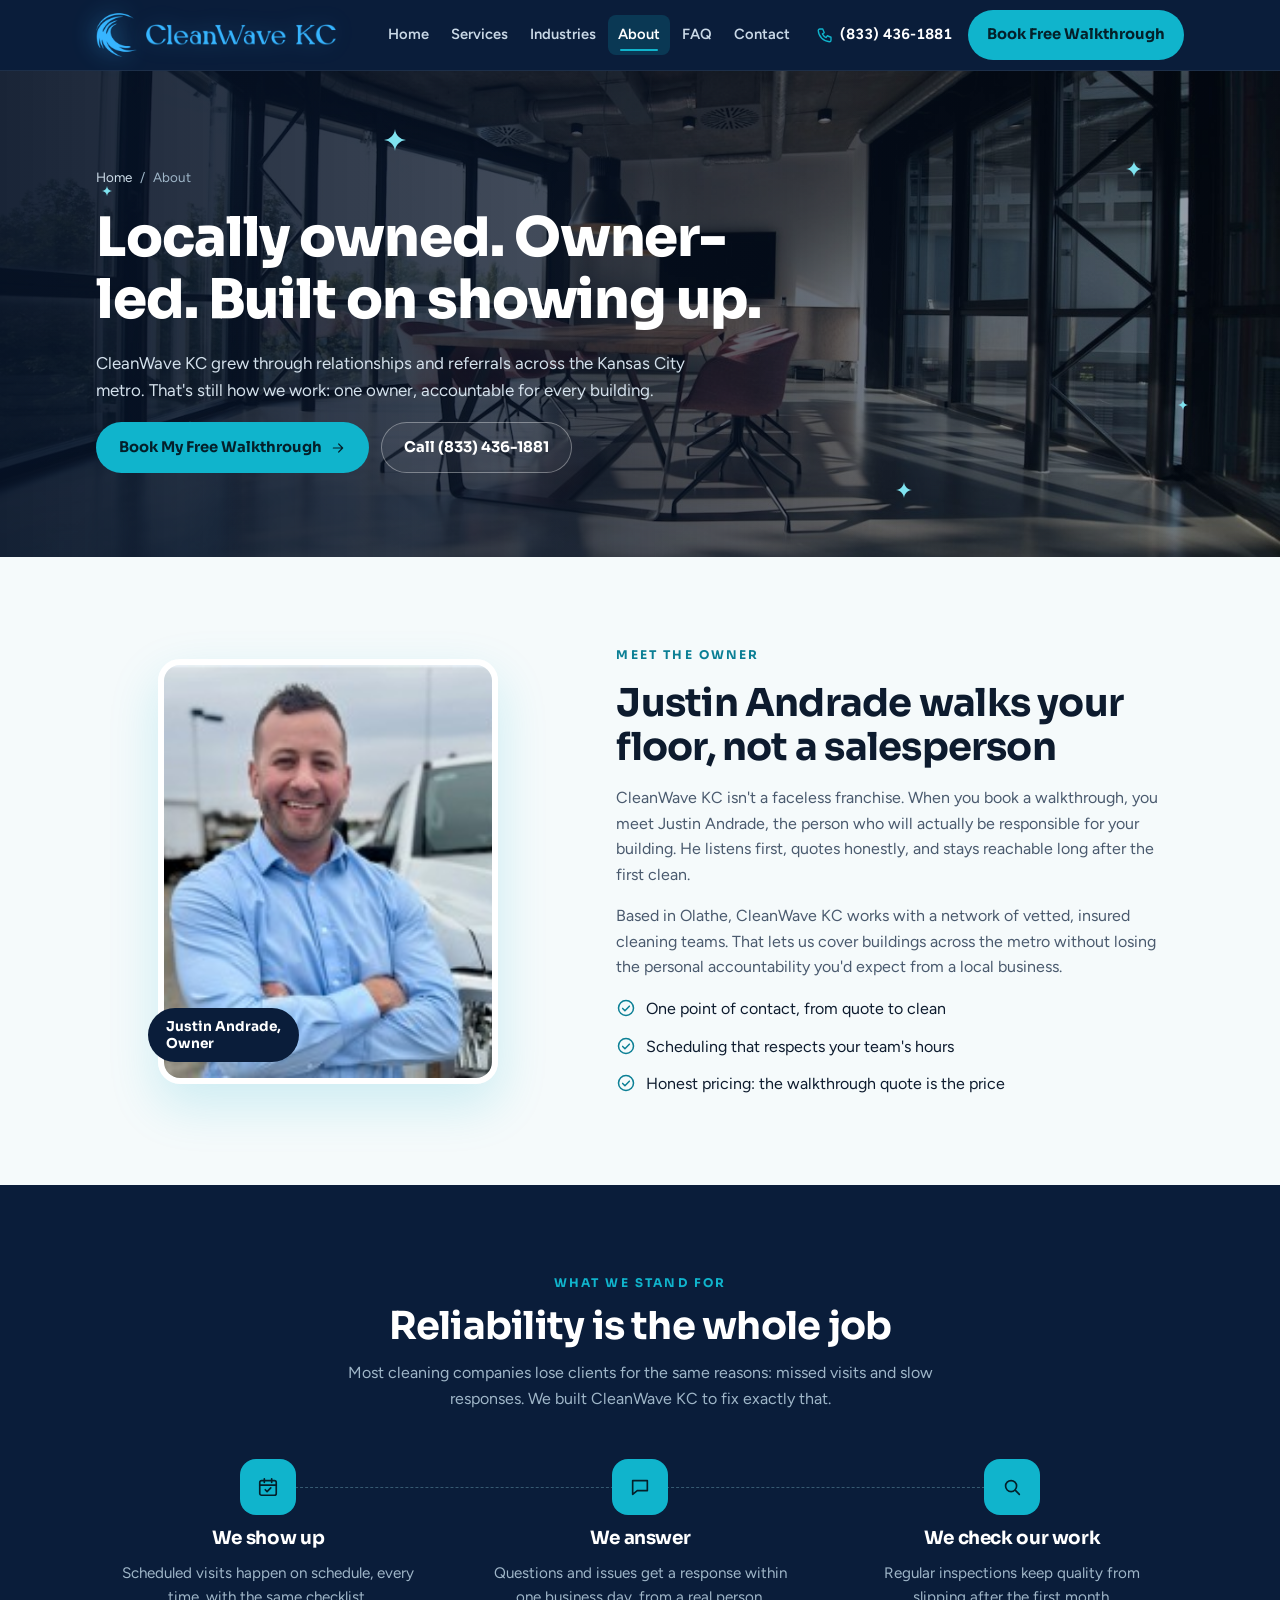
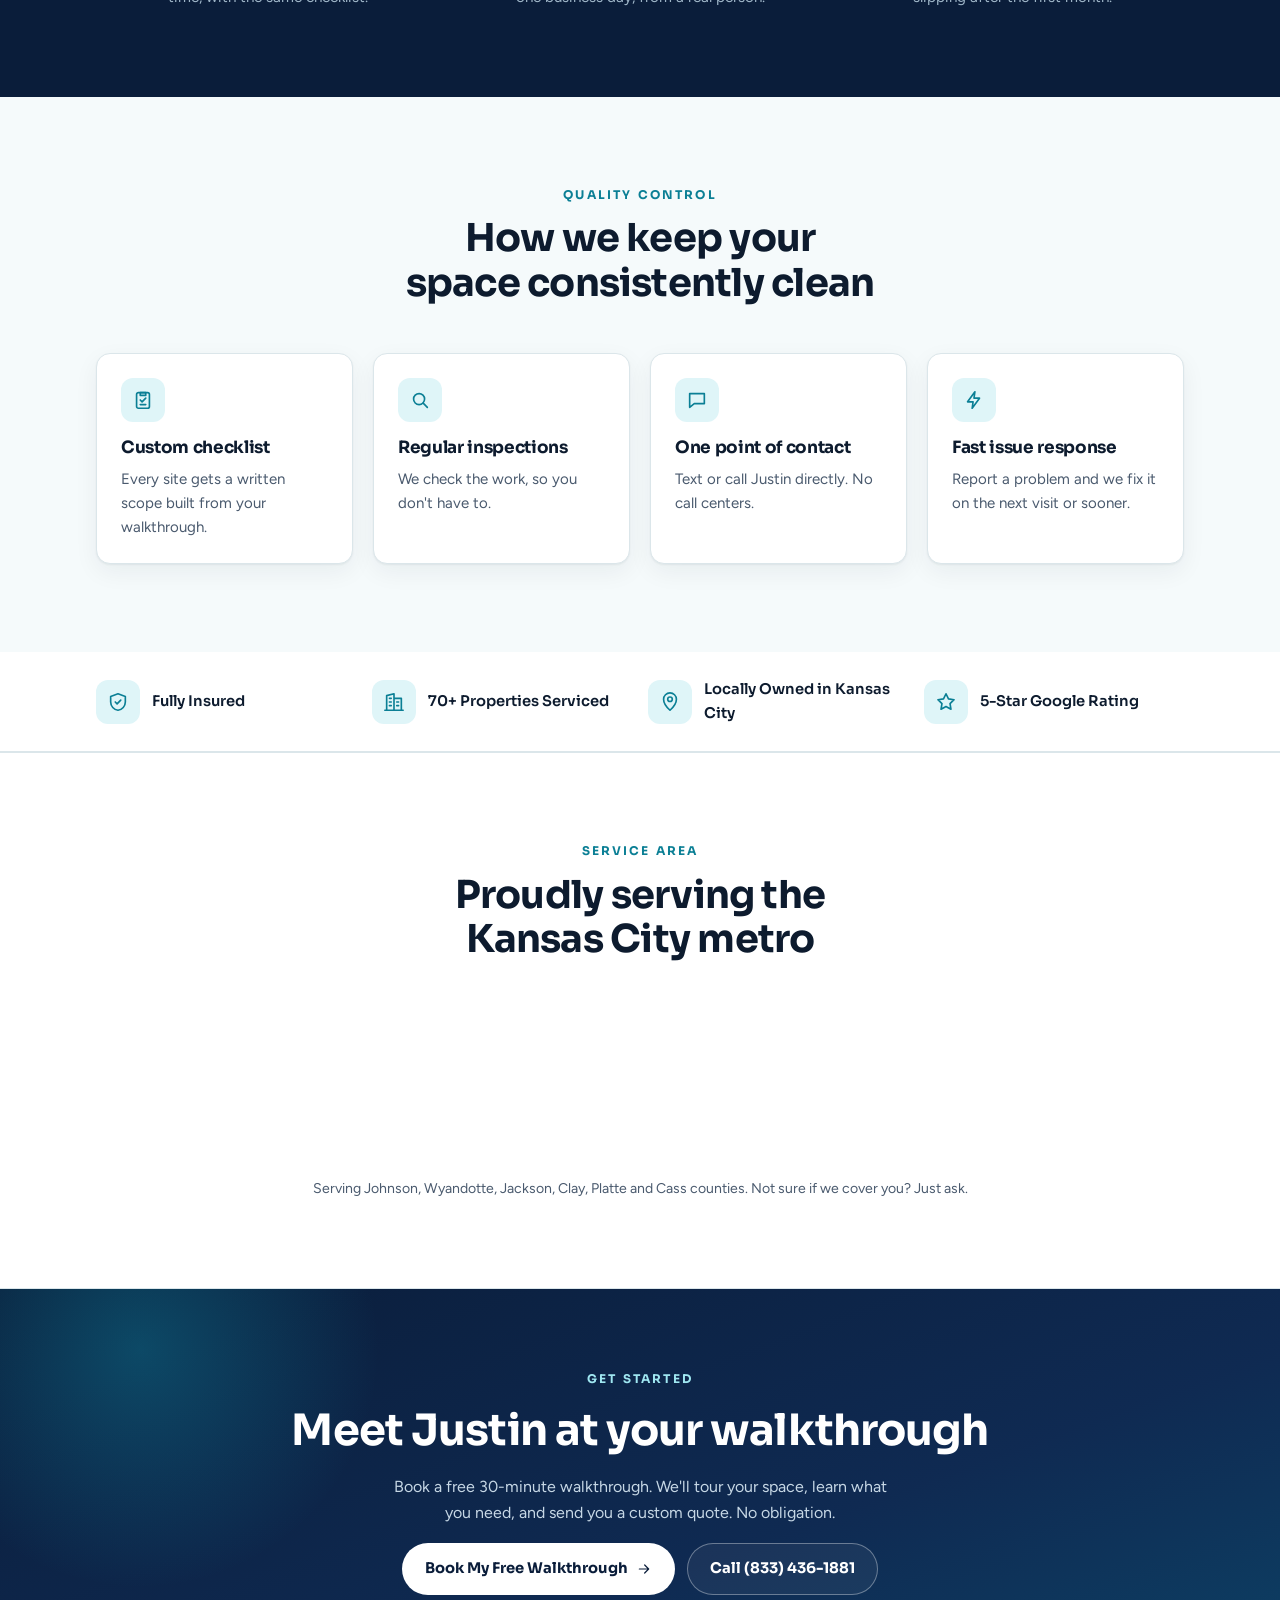
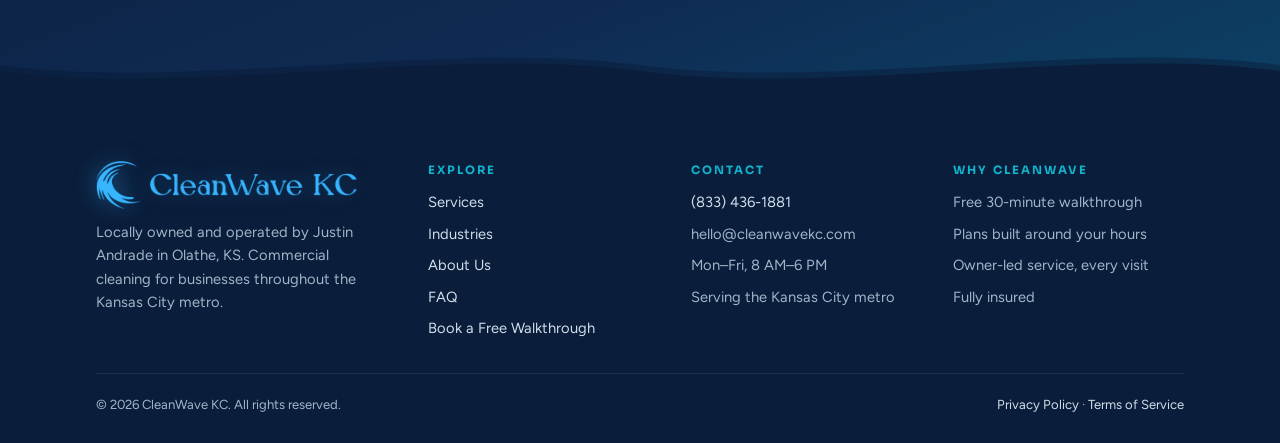
<file: about.html>
<!doctype html>
<html lang="en">
<head>
<meta charset="utf-8">
<meta name="viewport" content="width=device-width, initial-scale=1, viewport-fit=cover">
<title>Justin Andrade, Owner of CleanWave KC | Olathe, KS Commercial Cleaning</title>
<link rel="icon" type="image/png" href="img/logo-mark.png">
<meta name="claude:viewport-fit-sides" content="cover">
<link rel="preconnect" href="https://fonts.googleapis.com"><link rel="preconnect" href="https://fonts.gstatic.com" crossorigin><link rel="stylesheet" href="https://fonts.googleapis.com/css2?family=Sora:wght@500;600;700;800&family=Figtree:wght@400;500;600;700&display=swap">
<link rel="stylesheet" href="styles.css">
<style>:root{padding-top:env(safe-area-inset-top,0px);padding-bottom:env(safe-area-inset-bottom,0px)}[hidden]{display:none!important}</style>
<!-- Meta Pixel -->
<script>
!function(f,b,e,v,n,t,s){if(f.fbq)return;n=f.fbq=function(){n.callMethod?
n.callMethod.apply(n,arguments):n.queue.push(arguments)};if(!f._fbq)f._fbq=n;
n.push=n;n.loaded=!0;n.version='2.0';n.queue=[];t=b.createElement(e);t.async=!0;
t.src=v;s=b.getElementsByTagName(e)[0];s.parentNode.insertBefore(t,s)}(window,
document,'script','https://connect.facebook.net/en_US/fbevents.js');
fbq('init', '2167395890811356');
fbq('track', 'PageView');
</script>
<noscript><img height="1" width="1" style="display:none" alt="" src="https://www.facebook.com/tr?id=2167395890811356&amp;ev=PageView&amp;noscript=1"></noscript>
<!-- End Meta Pixel -->
  <meta name="description" content="Meet Justin Andrade, owner of CleanWave KC. He personally walks every building, quotes honestly and stays your single point of contact for commercial cleaning in Kansas City.">
  <link rel="canonical" href="https://www.cleanwavekc.com/about">
  <script type="application/ld+json">
{
  "@context": "https://schema.org",
  "@graph": [
    {
      "@type": "LocalBusiness",
      "@id": "https://www.cleanwavekc.com/#business",
      "name": "CleanWave KC",
      "legalName": "CleanWave KC LLC",
      "url": "https://www.cleanwavekc.com/",
      "logo": "https://www.cleanwavekc.com/img/logo-mark.png",
      "image": "https://www.cleanwavekc.com/img/logo-mark.png",
      "description": "Locally owned commercial cleaning and janitorial company in Olathe, Kansas, serving businesses across the Kansas City metro.",
      "telephone": "+1-833-436-1881",
      "foundingDate": "2024-09",
      "founder": {
        "@id": "https://www.cleanwavekc.com/about#justin-andrade"
      },
      "employee": {
        "@id": "https://www.cleanwavekc.com/about#justin-andrade"
      },
      "address": {
        "@type": "PostalAddress",
        "addressLocality": "Olathe",
        "addressRegion": "KS",
        "addressCountry": "US"
      },
      "areaServed": [
        "Olathe, KS",
        "Overland Park, KS",
        "Lenexa, KS",
        "Gardner, KS",
        "Lawrence, KS",
        "Kansas City, KS",
        "Kansas City, MO",
        "Johnson County, KS"
      ],
      "sameAs": [
        "https://www.facebook.com/profile.php?id=61566322469825",
        "https://www.instagram.com/cleanwave_kc/",
        "https://www.linkedin.com/company/cleanwave-kc",
        "https://www.pinterest.com/cleanwavekc/",
        "https://www.youtube.com/@CleanWaveKCCommercialCleaning"
      ]
    },
    {
      "@type": "Person",
      "@id": "https://www.cleanwavekc.com/about#justin-andrade",
      "name": "Justin Andrade",
      "jobTitle": "Owner",
      "url": "https://www.cleanwavekc.com/about",
      "image": "https://www.cleanwavekc.com/img/justin.jpg",
      "worksFor": {
        "@id": "https://www.cleanwavekc.com/#business"
      },
      "homeLocation": {
        "@type": "Place",
        "name": "Olathe, Kansas"
      },
      "sameAs": [
        "https://www.facebook.com/justin.andrade.71"
      ]
    },
    {
      "@type": "AboutPage",
      "@id": "https://www.cleanwavekc.com/about#page",
      "url": "https://www.cleanwavekc.com/about",
      "name": "About Justin Andrade, Owner of CleanWave KC",
      "about": {
        "@id": "https://www.cleanwavekc.com/#business"
      },
      "mainEntity": {
        "@id": "https://www.cleanwavekc.com/about#justin-andrade"
      }
    }
  ]
}
  </script>
</head>
<body>
<svg width="0" height="0" style="position:absolute" aria-hidden="true"><defs>
<symbol id="i-check" viewBox="0 0 24 24"><circle cx="12" cy="12" r="9"/><path d="m8 12.5 2.7 2.7L16 9.8"/></symbol>
<symbol id="i-x" viewBox="0 0 24 24"><circle cx="12" cy="12" r="9"/><path d="m9 9 6 6M15 9l-6 6"/></symbol>
<symbol id="i-arrow" viewBox="0 0 24 24"><path d="M5 12h14M13 6l6 6-6 6"/></symbol>
<symbol id="i-phone" viewBox="0 0 24 24"><path d="M5 4h4l2 5-2.5 1.5a11 11 0 0 0 5 5L15 13l5 2v4a2 2 0 0 1-2 2A16 16 0 0 1 3 6a2 2 0 0 1 2-2"/></symbol>
<symbol id="i-mail" viewBox="0 0 24 24"><rect x="3" y="5" width="18" height="14" rx="2"/><path d="m3 7 9 6 9-6"/></symbol>
<symbol id="i-clock" viewBox="0 0 24 24"><circle cx="12" cy="12" r="9"/><path d="M12 7v5l3 2"/></symbol>
<symbol id="i-shield" viewBox="0 0 24 24"><path d="M12 3 4 6v6c0 4.5 3.4 8.3 8 9 4.6-.7 8-4.5 8-9V6z"/><path d="m9 12 2 2 4-4"/></symbol>
<symbol id="i-user" viewBox="0 0 24 24"><circle cx="12" cy="8" r="4"/><path d="M4 21a8 8 0 0 1 16 0"/></symbol>
<symbol id="i-pin" viewBox="0 0 24 24"><path d="M12 21s-7-6.2-7-12a7 7 0 0 1 14 0c0 5.8-7 12-7 12z"/><circle cx="12" cy="9" r="2.5"/></symbol>
<symbol id="i-star" viewBox="0 0 24 24"><path d="m12 3 2.7 5.6 6.1.9-4.4 4.3 1 6.1L12 17l-5.4 2.9 1-6.1-4.4-4.3 6.1-.9z"/></symbol>
<symbol id="i-cal" viewBox="0 0 24 24"><rect x="3" y="5" width="18" height="16" rx="2"/><path d="M3 10h18M8 3v4M16 3v4M9 15l2 2 4-4"/></symbol>
<symbol id="i-clip" viewBox="0 0 24 24"><rect x="5" y="4" width="14" height="17" rx="2"/><path d="M9 4h6v3H9zM9 12l2 2 4-4M9 17h6"/></symbol>
<symbol id="i-walk" viewBox="0 0 24 24"><circle cx="13" cy="4" r="2"/><path d="m9 21 2-6 3 3v3M7 12l3-4 4 1 3 3M11 15l-1-5"/></symbol>
<symbol id="i-doc" viewBox="0 0 24 24"><path d="M6 3h8l4 4v14H6z"/><path d="M14 3v4h4M9 12h6M9 16h6"/></symbol>
<symbol id="i-search" viewBox="0 0 24 24"><circle cx="11" cy="11" r="6"/><path d="m20 20-4.5-4.5"/></symbol>
<symbol id="i-chat" viewBox="0 0 24 24"><path d="M4 5h16v11H9l-5 4z"/></symbol>
<symbol id="i-bolt" viewBox="0 0 24 24"><path d="M13 3 5 14h6l-1 7 8-11h-6z"/></symbol>
<symbol id="i-menu" viewBox="0 0 24 24"><path d="M4 7h16M4 12h16M4 17h16"/></symbol>
<symbol id="i-leaf" viewBox="0 0 24 24"><path d="M5 19c0-8 5-14 15-14 0 10-6 15-14 15"/><path d="M5 19 13 11"/></symbol>
<symbol id="i-building" viewBox="0 0 24 24"><path d="M4 21V5l8-2v18M12 8h8v13"/><path d="M2 21h20M7 8h2M7 12h2M7 16h2M15 12h2M15 16h2"/></symbol>
<symbol id="i-key" viewBox="0 0 24 24"><circle cx="8" cy="14" r="4"/><path d="m11 11 9-9M17 5l2 2M15 7l2 2"/></symbol>
</defs></svg>
<header class="top">
  <div class="wrap">
    <a class="logo" href="index.html" aria-label="CleanWave KC home"><span class="brand-logo"><img class="brand-mark" src="img/logo-mark.png" alt="" width="43" height="46"><img class="brand-word" src="img/logo-word.png" alt="CleanWave KC" width="199" height="23"></span></a>
    <nav class="nav" aria-label="Main"><a href="index.html">Home</a><a href="services.html">Services</a><a href="industries.html">Industries</a><a href="about.html" aria-current="page">About</a><a href="faq.html">FAQ</a><a href="quote.html">Contact</a></nav>
    <a class="phone" href="tel:+18334361881"><svg class="ico"><use href="#i-phone"/></svg>(833) 436-1881</a>
    <a class="btn btn-teal" href="quote.html">Book Free Walkthrough</a>
    <button class="burger" id="burger" aria-label="Open menu" aria-expanded="false"><svg class="ico" style="width:26px;height:26px"><use href="#i-menu"/></svg></button>
  </div>
  <nav class="mnav" id="mnav" aria-label="Mobile"><a href="index.html">Home</a><a href="services.html">Services</a><a href="industries.html">Industries</a><a href="about.html" aria-current="page">About</a><a href="faq.html">FAQ</a><a href="quote.html">Contact</a><a href="tel:+18334361881">Call (833) 436-1881</a><a class="btn btn-teal" href="quote.html">Book My Free Walkthrough</a></nav>
</header>
<main>
<section class="hero phero" style="background-image:url('img/hero-about.jpg')">
  <div class="wrap">
    <nav class="crumbs" aria-label="Breadcrumb"><a href="index.html">Home</a><span>/</span><span>About</span></nav>
    <h1>Locally owned. Owner-led. Built on showing up.</h1>
    <p class="lede">CleanWave KC grew through relationships and referrals across the Kansas City metro. That's still how we work: one owner, accountable for every building.</p>
    <div class="ctas"><a class="btn btn-teal" href="quote.html">Book My Free Walkthrough <svg class="ico"><use href="#i-arrow"/></svg></a><a class="btn btn-ghost" href="tel:+18334361881">Call (833) 436-1881</a></div>
  </div>
</section>
<section class="sec"><div class="wrap owner">
  <div class="photo"><img src="img/justin.jpg" alt="Justin Andrade, owner of CleanWave KC"><span class="tag">Justin Andrade,<br>Owner</span></div>
  <div class="copy">
    <span class="eyebrow">Meet the owner</span>
    <h2>Justin Andrade walks your floor, not a salesperson</h2>
    <p>CleanWave KC isn't a faceless franchise. When you book a walkthrough, you meet Justin Andrade, the person who will actually be responsible for your building. He listens first, quotes honestly, and stays reachable long after the first clean.</p>
    <p>Based in Olathe, CleanWave KC works with a network of vetted, insured cleaning teams. That lets us cover buildings across the metro without losing the personal accountability you'd expect from a local business.</p>
    <ul class="ticks"><li><svg class="ico"><use href="#i-check"/></svg>One point of contact, from quote to clean</li><li><svg class="ico"><use href="#i-check"/></svg>Scheduling that respects your team's hours</li><li><svg class="ico"><use href="#i-check"/></svg>Honest pricing: the walkthrough quote is the price</li></ul>
  </div>
</div></section>
<section class="sec band"><div class="wrap">
  <div class="head"><span class="eyebrow">What we stand for</span><h2>Reliability is the whole job</h2><p>Most cleaning companies lose clients for the same reasons: missed visits and slow responses. We built CleanWave KC to fix exactly that.</p></div>
  <div class="steps">
    <div class="step"><span class="badge"><svg class="ico"><use href="#i-cal"/></svg></span><h3>We show up</h3><p>Scheduled visits happen on schedule, every time, with the same checklist.</p></div>
    <div class="step"><span class="badge"><svg class="ico"><use href="#i-chat"/></svg></span><h3>We answer</h3><p>Questions and issues get a response within one business day, from a real person.</p></div>
    <div class="step"><span class="badge"><svg class="ico"><use href="#i-search"/></svg></span><h3>We check our work</h3><p>Regular inspections keep quality from slipping after the first month.</p></div>
  </div>
</div></section>
<section class="sec"><div class="wrap">
  <div class="head"><span class="eyebrow">Quality control</span><h2>How we keep your space consistently clean</h2></div>
  <div class="grid g4">
  <article class="card"><span class="badge"><svg class="ico"><use href="#i-clip"/></svg></span><h3>Custom checklist</h3><p>Every site gets a written scope built from your walkthrough.</p></article>
  <article class="card"><span class="badge"><svg class="ico"><use href="#i-search"/></svg></span><h3>Regular inspections</h3><p>We check the work, so you don't have to.</p></article>
  <article class="card"><span class="badge"><svg class="ico"><use href="#i-chat"/></svg></span><h3>One point of contact</h3><p>Text or call Justin directly. No call centers.</p></article>
  <article class="card"><span class="badge"><svg class="ico"><use href="#i-bolt"/></svg></span><h3>Fast issue response</h3><p>Report a problem and we fix it on the next visit or sooner.</p></article>
</div>
</div></section>
<section class="trust" aria-label="Why businesses trust us"><div class="wrap">
  <div><span class="badge"><svg class="ico"><use href="#i-shield"/></svg></span>Fully Insured</div>
  <div><span class="badge"><svg class="ico"><use href="#i-building"/></svg></span>70+ Properties Serviced</div>
  <div><span class="badge"><svg class="ico"><use href="#i-pin"/></svg></span>Locally Owned in Kansas City</div>
  <div><span class="badge"><svg class="ico"><use href="#i-star"/></svg></span>5-Star Google Rating</div>
</div></section>
<section class="sec alt" id="area"><div class="wrap">
  <div class="head"><span class="eyebrow">Service area</span><h2>Proudly serving the Kansas City metro</h2></div>
  <div class="chips"><span>Kansas City, MO</span><span>Kansas City, KS</span><span>Overland Park</span><span>Olathe</span><span>Lenexa</span><span>Shawnee</span><span>Leawood</span><span>Lee's Summit</span><span>Independence</span><span>Blue Springs</span><span>North Kansas City</span><span>Liberty</span><span>Raytown</span><span>Gladstone</span></div>
  <p class="note area-note">Serving Johnson, Wyandotte, Jackson, Clay, Platte and Cass counties. Not sure if we cover you? Just ask.</p>
</div></section>
<section class="cta"><div class="wrap">
  <span class="eyebrow" style="color:#9fe7f1">Get started</span>
  <h2>Meet Justin at your walkthrough</h2><p>Book a free 30-minute walkthrough. We'll tour your space, learn what you need, and send you a custom quote. No obligation.</p>
  <div class="ctas"><a class="btn btn-white" href="quote.html">Book My Free Walkthrough <svg class="ico"><use href="#i-arrow"/></svg></a><a class="btn btn-ghost" href="tel:+18334361881">Call (833) 436-1881</a></div>
</div></section>
</main>
<footer>
  <div class="wrap">
    <div>
      <a class="logo" href="index.html" aria-label="CleanWave KC home"><span class="brand-logo"><img class="brand-mark" src="img/logo-mark.png" alt="" width="43" height="46"><img class="brand-word" src="img/logo-word.png" alt="CleanWave KC" width="199" height="23"></span></a>
      <p style="font-size:.92rem;max-width:32ch">Locally owned and operated by Justin Andrade in Olathe, KS. Commercial cleaning for businesses throughout the Kansas City metro.</p>
    </div>
    <div><h4>Explore</h4><ul><li><a href="services.html">Services</a></li><li><a href="industries.html">Industries</a></li><li><a href="about.html">About Us</a></li><li><a href="faq.html">FAQ</a></li><li><a href="quote.html">Book a Free Walkthrough</a></li></ul></div>
    <div><h4>Contact</h4><ul><li><a href="tel:+18334361881">(833) 436-1881</a></li><li>hello@cleanwavekc.com</li><li>Mon–Fri, 8 AM–6 PM</li><li>Serving the Kansas City metro</li></ul></div>
    <div><h4>Why CleanWave</h4><ul><li>Free 30-minute walkthrough</li><li>Plans built around your hours</li><li>Owner-led service, every visit</li><li>Fully insured</li></ul></div>
    <div class="legal"><span>© 2026 CleanWave KC. All rights reserved.</span><span><a href="privacy-policy.html">Privacy Policy</a> · <a href="terms.html">Terms of Service</a></span></div>
  </div>
</footer>
<script src="site.js"></script>
</body>
</html>
</file>
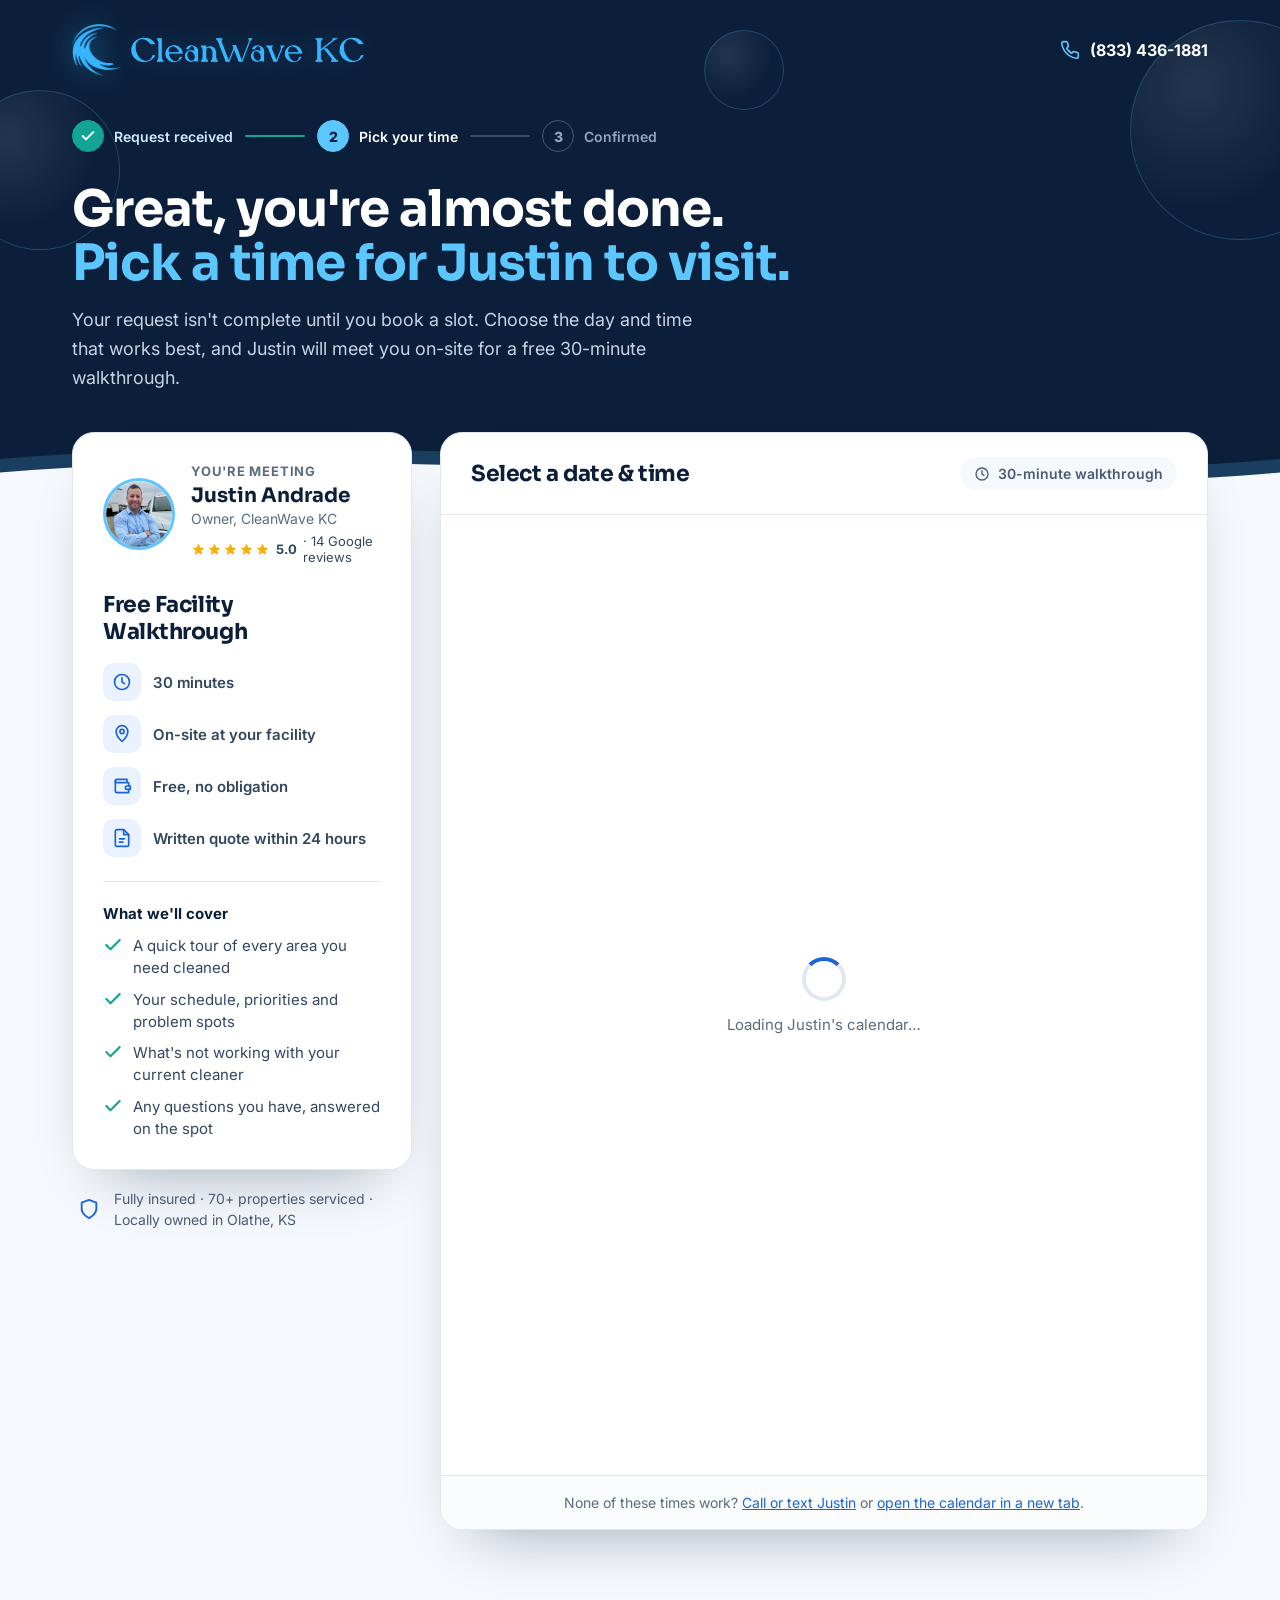
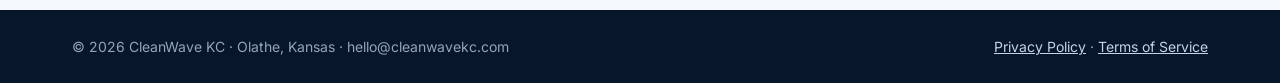
<file: book.html>
<!doctype html>
<html lang="en">
<head>
<meta charset="utf-8">
<meta name="viewport" content="width=device-width, initial-scale=1">
<link rel="icon" type="image/png" href="img/logo-mark.png">
<title>Book Your Walkthrough · CleanWave KC</title>
<meta name="robots" content="noindex">
<!-- Meta Pixel -->
<script>
!function(f,b,e,v,n,t,s){if(f.fbq)return;n=f.fbq=function(){n.callMethod?
n.callMethod.apply(n,arguments):n.queue.push(arguments)};if(!f._fbq)f._fbq=n;
n.push=n;n.loaded=!0;n.version='2.0';n.queue=[];t=b.createElement(e);t.async=!0;
t.src=v;s=b.getElementsByTagName(e)[0];s.parentNode.insertBefore(t,s)}(window,
document,'script','https://connect.facebook.net/en_US/fbevents.js');
fbq('init', '2167395890811356');
fbq('track', 'PageView');
</script>
<noscript><img height="1" width="1" style="display:none" alt="" src="https://www.facebook.com/tr?id=2167395890811356&amp;ev=PageView&amp;noscript=1"></noscript>
<!-- End Meta Pixel -->
<link rel="preconnect" href="https://fonts.googleapis.com">
<link href="https://fonts.googleapis.com/css2?family=Sora:wght@600;700;800&family=Inter:wght@400;500;600;700&display=swap" rel="stylesheet">
<style>
:root{--accent:#1A64D6;--navy:#0B1F3A;--aqua:#5CC6FF;--teal:#12A594;--ink:#0B1F3A;--muted:#4A5B73;--line:#E1E8F2;--bg:#F5F8FC}
*{box-sizing:border-box}
body{margin:0;background:var(--bg);color:var(--ink);font-family:Inter,system-ui,sans-serif;overflow-x:hidden}
h1,h2,h3{font-family:Sora,Inter,sans-serif;margin:0;letter-spacing:-0.02em}
a{color:var(--accent)}
.wrap{max-width:1200px;margin:0 auto;padding:0 32px}
@media (max-width:640px){.wrap{padding:0 16px}}

.top{position:relative;background:var(--navy);color:#fff;padding:24px 0 120px;overflow:hidden}
.bubble{position:absolute;border-radius:50%;border:1.5px solid rgba(92,198,255,.22);background:radial-gradient(circle at 30% 30%,rgba(255,255,255,.10),rgba(255,255,255,0) 60%);animation:float 9s ease-in-out infinite;pointer-events:none}
.waves{position:absolute;left:0;right:0;bottom:-1px;height:90px;overflow:hidden;pointer-events:none}
.wave{position:absolute;bottom:0;left:0;width:200%;height:100%;animation:drift 18s linear infinite}
.wave.w2{animation-duration:11s;animation-direction:reverse;opacity:.55}
.bar{display:flex;justify-content:space-between;align-items:center;gap:16px;flex-wrap:wrap}
.brand{display:flex;align-items:center;gap:10px;color:#fff;text-decoration:none;min-height:44px;font-family:Sora,sans-serif;font-weight:800;font-size:21px;letter-spacing:-0.02em}
.phone{display:inline-flex;align-items:center;gap:10px;color:#fff;text-decoration:none;font-weight:700;min-height:44px}

.steps{display:flex;align-items:center;gap:12px;flex-wrap:wrap;margin-top:44px}
.st{display:flex;align-items:center;gap:10px;font-size:14px;font-weight:600;color:#93A4BC}
.st-dot{width:32px;height:32px;border-radius:50%;display:flex;align-items:center;justify-content:center;font-weight:800;font-size:14px;border:1.5px solid rgba(255,255,255,.25)}
.st-done{color:#CDEBFF}.st-done .st-dot{background:var(--teal);border-color:var(--teal);color:#fff}
.st-now{color:#fff}.st-now .st-dot{background:var(--aqua);border-color:var(--aqua);color:var(--navy);animation:pulse 1.8s ease-out infinite}
.st-line{flex:0 1 60px;height:2px;background:rgba(255,255,255,.2);border-radius:2px;overflow:hidden;position:relative}
.st-line.fill::after{content:"";position:absolute;inset:0;background:var(--teal);transform-origin:left;animation:grow .9s .3s ease both}
@media (max-width:640px){.st-line{display:none}}

.layout{display:flex;flex-wrap:wrap;gap:28px;align-items:flex-start;margin-top:-80px;position:relative;z-index:2;padding-bottom:80px}
.side{flex:1 1 340px;min-width:0;max-width:400px}
.main{flex:999 1 560px;min-width:0}
@media (max-width:980px){.side{max-width:none;order:2}.main{order:1}}
.card{background:#fff;border:1px solid var(--line);border-radius:22px;padding:30px;box-shadow:0 30px 60px -36px rgba(11,31,58,.45)}
@media (max-width:640px){.card{padding:22px 16px}}
.meta{display:flex;gap:12px;align-items:center;font-size:15px;font-weight:600;color:#33465F}
.ico{flex:none;width:38px;height:38px;border-radius:11px;background:#EAF2FF;color:var(--accent);display:flex;align-items:center;justify-content:center}
.chk{display:flex;gap:10px}

.cal-card{padding:0;overflow:hidden}
.cal-head{display:flex;justify-content:space-between;align-items:center;gap:12px;flex-wrap:wrap;padding:24px 30px;border-bottom:1px solid var(--line)}
@media (max-width:640px){.cal-head{padding:18px 16px}}
.cal-body{position:relative}
/* Fits GHL's tallest step (booking form + Schedule button): ~920px desktop, ~1170px phone */
.cal-body iframe{display:block;width:100%;height:960px;border:0;position:relative;z-index:1}
@media (max-width:700px){.cal-body iframe{height:1220px}}
.loader{position:absolute;inset:0;display:flex;flex-direction:column;align-items:center;justify-content:center;gap:14px;color:#5A6B82;font-size:15px;z-index:0}
.spin{width:44px;height:44px;border-radius:50%;border:4px solid #E1E8F2;border-top-color:var(--accent);animation:spin .9s linear infinite}
.cal-foot{padding:18px 30px;border-top:1px solid var(--line);text-align:center;font-size:14px;color:#5A6B82;background:#FAFCFE}

.fu{opacity:0;animation:fadeUp .8s cubic-bezier(.2,.7,.2,1) forwards}
.d1{animation-delay:.08s}.d2{animation-delay:.2s}.d3{animation-delay:.34s}.d4{animation-delay:.48s}

@keyframes fadeUp{from{opacity:0;transform:translateY(26px)}to{opacity:1;transform:none}}
@keyframes float{0%,100%{transform:translateY(0)}50%{transform:translateY(-22px)}}
@keyframes drift{from{transform:translateX(0)}to{transform:translateX(-50%)}}
@keyframes grow{from{transform:scaleX(0)}to{transform:scaleX(1)}}
@keyframes pulse{0%{box-shadow:0 0 0 0 rgba(92,198,255,.6)}100%{box-shadow:0 0 0 12px rgba(92,198,255,0)}}
@keyframes spin{to{transform:rotate(360deg)}}
@media (prefers-reduced-motion: reduce){*,*::after{animation:none !important;transition:none !important}.fu{opacity:1}}

.brand-logo{display:inline-flex;align-items:center;gap:10px}
.brand-mark{height:52px;width:auto;filter:drop-shadow(0 0 14px rgba(55,181,255,.45));transform-origin:55% 55%;animation:markWave 6s ease-in-out infinite}
.brand-word{height:27px;width:auto;filter:drop-shadow(0 0 10px rgba(55,181,255,.25))}
@keyframes markWave{0%,100%{transform:rotate(0deg) scale(1)}50%{transform:rotate(-8deg) scale(1.05)}}
@media (max-width:420px){.brand-mark{height:38px}.brand-word{height:18px}}
@media (prefers-reduced-motion: reduce){.brand-mark{animation:none}}
</style>
<script>
// Sends the quote that was just submitted to GoHighLevel. The form saves it and opens this page
// instantly, so the visitor never waits; the lead is delivered here, once, while they pick a time.
(function(){var raw=null;try{raw=sessionStorage.getItem('cw_pending_lead');sessionStorage.removeItem('cw_pending_lead');}catch(e){}
if(!raw)return;var p;try{p=JSON.parse(raw);}catch(e){return;}
if(p&&p.url&&p.data)fetch(p.url,{method:'POST',keepalive:true,headers:{'Content-Type':'application/json'},body:JSON.stringify(p.data)}).catch(function(){});})();
</script>
</head>
<body data-page="book">

<header class="top">
  <div class="bubble" style="width:160px;height:160px;left:-40px;top:90px" aria-hidden="true"></div>
  <div class="bubble" style="width:80px;height:80px;left:55%;top:30px;animation-delay:1.4s;animation-duration:7s" aria-hidden="true"></div>
  <div class="bubble" style="width:220px;height:220px;right:-70px;top:20px;animation-delay:2.6s;animation-duration:12s" aria-hidden="true"></div>
  <div class="wrap" style="position:relative;z-index:1">
    <div class="bar fu">
      <a class="brand" href="index.html">
        <span class="brand-logo"><img class="brand-mark" src="img/logo-mark.png" alt="" width="43" height="46"><img class="brand-word" src="img/logo-word.png" alt="CleanWave KC" width="199" height="23"></span>
      </a>
      <a class="phone" href="tel:+18334361881">
        <svg width="20" height="20" viewBox="0 0 24 24" fill="none" stroke="#5CC6FF" stroke-width="2" stroke-linecap="round" stroke-linejoin="round" aria-hidden="true"><path d="M22 16.9v3a2 2 0 0 1-2.2 2 19.8 19.8 0 0 1-8.6-3.1 19.5 19.5 0 0 1-6-6A19.8 19.8 0 0 1 2.1 4.2 2 2 0 0 1 4.1 2h3a2 2 0 0 1 2 1.7c.1 1 .4 1.9.7 2.8a2 2 0 0 1-.5 2.1L8 9.9a16 16 0 0 0 6 6l1.3-1.3a2 2 0 0 1 2.1-.4c.9.3 1.8.6 2.8.7a2 2 0 0 1 1.7 2z"/></svg>
        (833) 436-1881
      </a>
    </div>

    <div class="steps fu d1" aria-label="Booking progress">
      <div class="st st-done"><span class="st-dot"><svg width="16" height="16" viewBox="0 0 24 24" fill="none" stroke="currentColor" stroke-width="3" stroke-linecap="round" stroke-linejoin="round" aria-hidden="true"><path d="M20 6 9 17l-5-5"/></svg></span>Request received</div>
      <div class="st-line fill" aria-hidden="true"></div>
      <div class="st st-now"><span class="st-dot">2</span>Pick your time</div>
      <div class="st-line" aria-hidden="true"></div>
      <div class="st"><span class="st-dot">3</span>Confirmed</div>
    </div>

    <h1 class="fu d2" style="font-size:clamp(32px,4.2vw,50px);line-height:1.08;margin-top:30px;max-width:760px">Great, you're almost done. <span style="color:#5CC6FF">Pick a time for Justin to visit.</span></h1>
    <p class="fu d3" style="font-size:18px;line-height:1.6;color:#C6D3E6;margin:16px 0 0;max-width:620px">Your request isn't complete until you book a slot. Choose the day and time that works best, and Justin will meet you on-site for a free 30-minute walkthrough.</p>
  </div>
  <div class="waves" aria-hidden="true">
    <svg class="wave w2" viewBox="0 0 2880 100" preserveAspectRatio="none"><path d="M0 40 C 480 0, 960 80, 1440 40 C 1920 0, 2400 80, 2880 40 V100 H0Z" fill="#5CC6FF" opacity=".35"/></svg>
    <svg class="wave" viewBox="0 0 2880 100" preserveAspectRatio="none"><path d="M0 55 C 480 15, 960 95, 1440 55 C 1920 15, 2400 95, 2880 55 V100 H0Z" fill="#F5F8FC"/></svg>
  </div>
</header>

<div class="wrap">
  <div class="layout">

    <aside class="side fu d3">
      <div class="card">
        <div style="display:flex;gap:16px;align-items:center">
          <img src="img/justin.jpg" alt="Justin Andrade" width="72" height="72" style="width:72px;height:72px;border-radius:50%;object-fit:cover;border:3px solid #5CC6FF;flex:none">
          <div>
            <p style="margin:0;font-size:13px;font-weight:700;color:#5A6B82;text-transform:uppercase;letter-spacing:.06em">You're meeting</p>
            <p style="margin:4px 0 0;font-family:Sora,sans-serif;font-weight:700;font-size:20px">Justin Andrade</p>
            <p style="margin:2px 0 0;font-size:14px;color:#5A6B82">Owner, CleanWave KC</p>
            <p style="margin:6px 0 0;display:flex;align-items:center;gap:6px;font-size:13px;color:#33465F"><span style="display:inline-flex;gap:1px" role="img" aria-label="5 out of 5 stars"><svg width="15" height="15" viewBox="0 0 24 24" aria-hidden="true"><path fill="#F5B301" d="M12 2.5l2.9 6.1 6.6.8-4.9 4.6 1.3 6.6L12 17.3l-5.9 3.3 1.3-6.6L2.5 9.4l6.6-.8z"/></svg><svg width="15" height="15" viewBox="0 0 24 24" aria-hidden="true"><path fill="#F5B301" d="M12 2.5l2.9 6.1 6.6.8-4.9 4.6 1.3 6.6L12 17.3l-5.9 3.3 1.3-6.6L2.5 9.4l6.6-.8z"/></svg><svg width="15" height="15" viewBox="0 0 24 24" aria-hidden="true"><path fill="#F5B301" d="M12 2.5l2.9 6.1 6.6.8-4.9 4.6 1.3 6.6L12 17.3l-5.9 3.3 1.3-6.6L2.5 9.4l6.6-.8z"/></svg><svg width="15" height="15" viewBox="0 0 24 24" aria-hidden="true"><path fill="#F5B301" d="M12 2.5l2.9 6.1 6.6.8-4.9 4.6 1.3 6.6L12 17.3l-5.9 3.3 1.3-6.6L2.5 9.4l6.6-.8z"/></svg><svg width="15" height="15" viewBox="0 0 24 24" aria-hidden="true"><path fill="#F5B301" d="M12 2.5l2.9 6.1 6.6.8-4.9 4.6 1.3 6.6L12 17.3l-5.9 3.3 1.3-6.6L2.5 9.4l6.6-.8z"/></svg></span><strong>5.0</strong> · 14 Google reviews</p>
          </div>
        </div>
        <h2 style="font-size:22px;margin:26px 0 18px">Free Facility Walkthrough</h2>
        <div style="display:grid;gap:14px">
          <div class="meta"><span class="ico"><svg width="20" height="20" viewBox="0 0 24 24" fill="none" stroke="currentColor" stroke-width="2" stroke-linecap="round" stroke-linejoin="round" aria-hidden="true"><circle cx="12" cy="12" r="9"/><path d="M12 7v5l3 2"/></svg></span>30 minutes</div>
          <div class="meta"><span class="ico"><svg width="20" height="20" viewBox="0 0 24 24" fill="none" stroke="currentColor" stroke-width="2" stroke-linecap="round" stroke-linejoin="round" aria-hidden="true"><path d="M12 21s-7-6.2-7-12a7 7 0 0 1 14 0c0 5.8-7 12-7 12z"/><circle cx="12" cy="9" r="2.5"/></svg></span>On-site at your facility</div>
          <div class="meta"><span class="ico"><svg width="20" height="20" viewBox="0 0 24 24" fill="none" stroke="currentColor" stroke-width="2" stroke-linecap="round" stroke-linejoin="round" aria-hidden="true"><path d="M20 12V8H6a2 2 0 0 1 0-4h12v4"/><path d="M4 6v12a2 2 0 0 0 2 2h14v-4"/><path d="M18 12a2 2 0 0 0 0 4h4v-4z"/></svg></span>Free, no obligation</div>
          <div class="meta"><span class="ico"><svg width="20" height="20" viewBox="0 0 24 24" fill="none" stroke="currentColor" stroke-width="2" stroke-linecap="round" stroke-linejoin="round" aria-hidden="true"><path d="M14 2H6a2 2 0 0 0-2 2v16a2 2 0 0 0 2 2h12a2 2 0 0 0 2-2V8z"/><path d="M14 2v6h6M9 13h6M9 17h4"/></svg></span>Written quote within 24 hours</div>
        </div>
        <div style="border-top:1px solid #E1E8F2;margin-top:24px;padding-top:22px">
          <p style="margin:0 0 12px;font-weight:700;font-size:15px">What we'll cover</p>
          <ul style="margin:0;padding:0;list-style:none;display:grid;gap:10px;font-size:15px;color:#33465F;line-height:1.45">
            <li class="chk"><svg width="20" height="20" viewBox="0 0 24 24" fill="none" stroke="#12A594" stroke-width="2.6" stroke-linecap="round" stroke-linejoin="round" aria-hidden="true" style="flex:none"><path d="M20 6 9 17l-5-5"/></svg>A quick tour of every area you need cleaned</li>
            <li class="chk"><svg width="20" height="20" viewBox="0 0 24 24" fill="none" stroke="#12A594" stroke-width="2.6" stroke-linecap="round" stroke-linejoin="round" aria-hidden="true" style="flex:none"><path d="M20 6 9 17l-5-5"/></svg>Your schedule, priorities and problem spots</li>
            <li class="chk"><svg width="20" height="20" viewBox="0 0 24 24" fill="none" stroke="#12A594" stroke-width="2.6" stroke-linecap="round" stroke-linejoin="round" aria-hidden="true" style="flex:none"><path d="M20 6 9 17l-5-5"/></svg>What's not working with your current cleaner</li>
            <li class="chk"><svg width="20" height="20" viewBox="0 0 24 24" fill="none" stroke="#12A594" stroke-width="2.6" stroke-linecap="round" stroke-linejoin="round" aria-hidden="true" style="flex:none"><path d="M20 6 9 17l-5-5"/></svg>Any questions you have, answered on the spot</li>
          </ul>
        </div>
      </div>
      <div style="display:flex;gap:14px;align-items:center;margin-top:18px;padding:0 6px;font-size:14px;color:#4A5B73;line-height:1.5">
        <svg width="22" height="22" viewBox="0 0 24 24" fill="none" stroke="#1A64D6" stroke-width="2" stroke-linecap="round" stroke-linejoin="round" aria-hidden="true" style="flex:none"><path d="M12 22s8-4 8-10V5l-8-3-8 3v7c0 6 8 10 8 10z"/></svg>
        Fully insured · 70+ properties serviced · Locally owned in Olathe, KS
      </div>
    </aside>

    <main class="main fu d4">
      <div class="card cal-card">
        <div class="cal-head">
          <h2 style="font-size:22px">Select a date &amp; time</h2>
          <span style="display:inline-flex;align-items:center;gap:8px;font-size:14px;font-weight:600;color:#4A5B73;background:#F5F8FC;border-radius:99px;padding:8px 14px">
            <svg width="16" height="16" viewBox="0 0 24 24" fill="none" stroke="currentColor" stroke-width="2" stroke-linecap="round" stroke-linejoin="round" aria-hidden="true"><circle cx="12" cy="12" r="9"/><path d="M12 7v5l3 2"/></svg>
            30-minute walkthrough
          </span>
        </div>
        <div class="cal-body">
          <div class="loader" aria-hidden="true"><div class="spin"></div>Loading Justin's calendar…</div>
          <!-- GoHighLevel booking calendar: Facility Walkthrough -->
          <iframe src="https://api.leadconnectorhq.com/widget/booking/O9wIKMDIUpyQUv16Jgum" scrolling="auto" id="O9wIKMDIUpyQUv16Jgum_1793714400" title="Book your CleanWave KC walkthrough"></iframe>
          <script src="https://link.msgsreceived.com/js/form_embed.js" type="text/javascript"></script>
        </div>
        <div class="cal-foot">None of these times work? <a href="tel:+18334361881">Call or text Justin</a> or <a href="https://api.leadconnectorhq.com/widget/booking/O9wIKMDIUpyQUv16Jgum" target="_blank" rel="noopener">open the calendar in a new tab</a>.</div>
      </div>
    </main>
  </div>
</div>

<footer style="background:#071629;color:#93A4BC;padding:28px 0;font-size:14px">
  <div class="wrap" style="display:flex;flex-wrap:wrap;gap:16px;justify-content:space-between">
    <span>© 2026 CleanWave KC · Olathe, Kansas · hello@cleanwavekc.com</span>
    <span><a href="privacy-policy.html" style="color:#C6D3E6">Privacy Policy</a> · <a href="terms.html" style="color:#C6D3E6">Terms of Service</a></span>
  </div>
</footer>

<script>
  // Pass contact details from the quote form (query string) into the booking widget so they're pre-filled.
  (function () {
    var qs = window.location.search;
    if (!qs) return;
    var f = document.getElementById('O9wIKMDIUpyQUv16Jgum_1793714400');
    if (f) f.src = f.src.split('?')[0] + qs;
  })();

  // Keep the calendar tall enough for its current step, and when it grows (e.g. the booking
  // form opens after picking a time) scroll so the Schedule button is in view.
  // GHL posts ["highlevel.setHeight", {height: N}]; form_embed.js doesn't apply it on this page,
  // and the reported value can be lower than the real content, so it only ever raises the CSS height.
  (function () {
    var f = document.getElementById('O9wIKMDIUpyQUv16Jgum_1793714400');
    if (!f) return;
    var reduce = window.matchMedia && window.matchMedia('(prefers-reduced-motion: reduce)').matches;
    function base() { return f.parentNode.clientWidth >= 700 ? 960 : 1220; }
    var current = 0;
    window.addEventListener('message', function (e) {
      if (!/leadconnectorhq\.com|msgsndr\.com|msgsreceived\.com/.test(e.origin || '')) return;
      var d = e.data;
      if (typeof d === 'string') { try { d = JSON.parse(d); } catch (err) { return; } }
      if (!Array.isArray(d) || d[0] !== 'highlevel.setHeight' || !d[1]) return;
      var reported = parseInt(d[1].height, 10);
      if (!reported) return;
      var h = Math.max(base(), reported + 40);
      var grew = current && h > current + 40;
      current = h;
      // Only override the CSS height when the content is taller than it, so rotating /
      // resizing the screen still falls back to the right CSS size.
      f.style.height = reported + 40 > base() ? h + 'px' : '';
      if (!grew) return;
      setTimeout(function () {
        var r = f.getBoundingClientRect();
        var target = window.scrollY + r.bottom - window.innerHeight + 24;
        if (target > window.scrollY) window.scrollTo({ top: target, behavior: reduce ? 'auto' : 'smooth' });
      }, 120);
    });
  })();
</script>
<script src="site.js"></script>
</body>
</html>
</file>
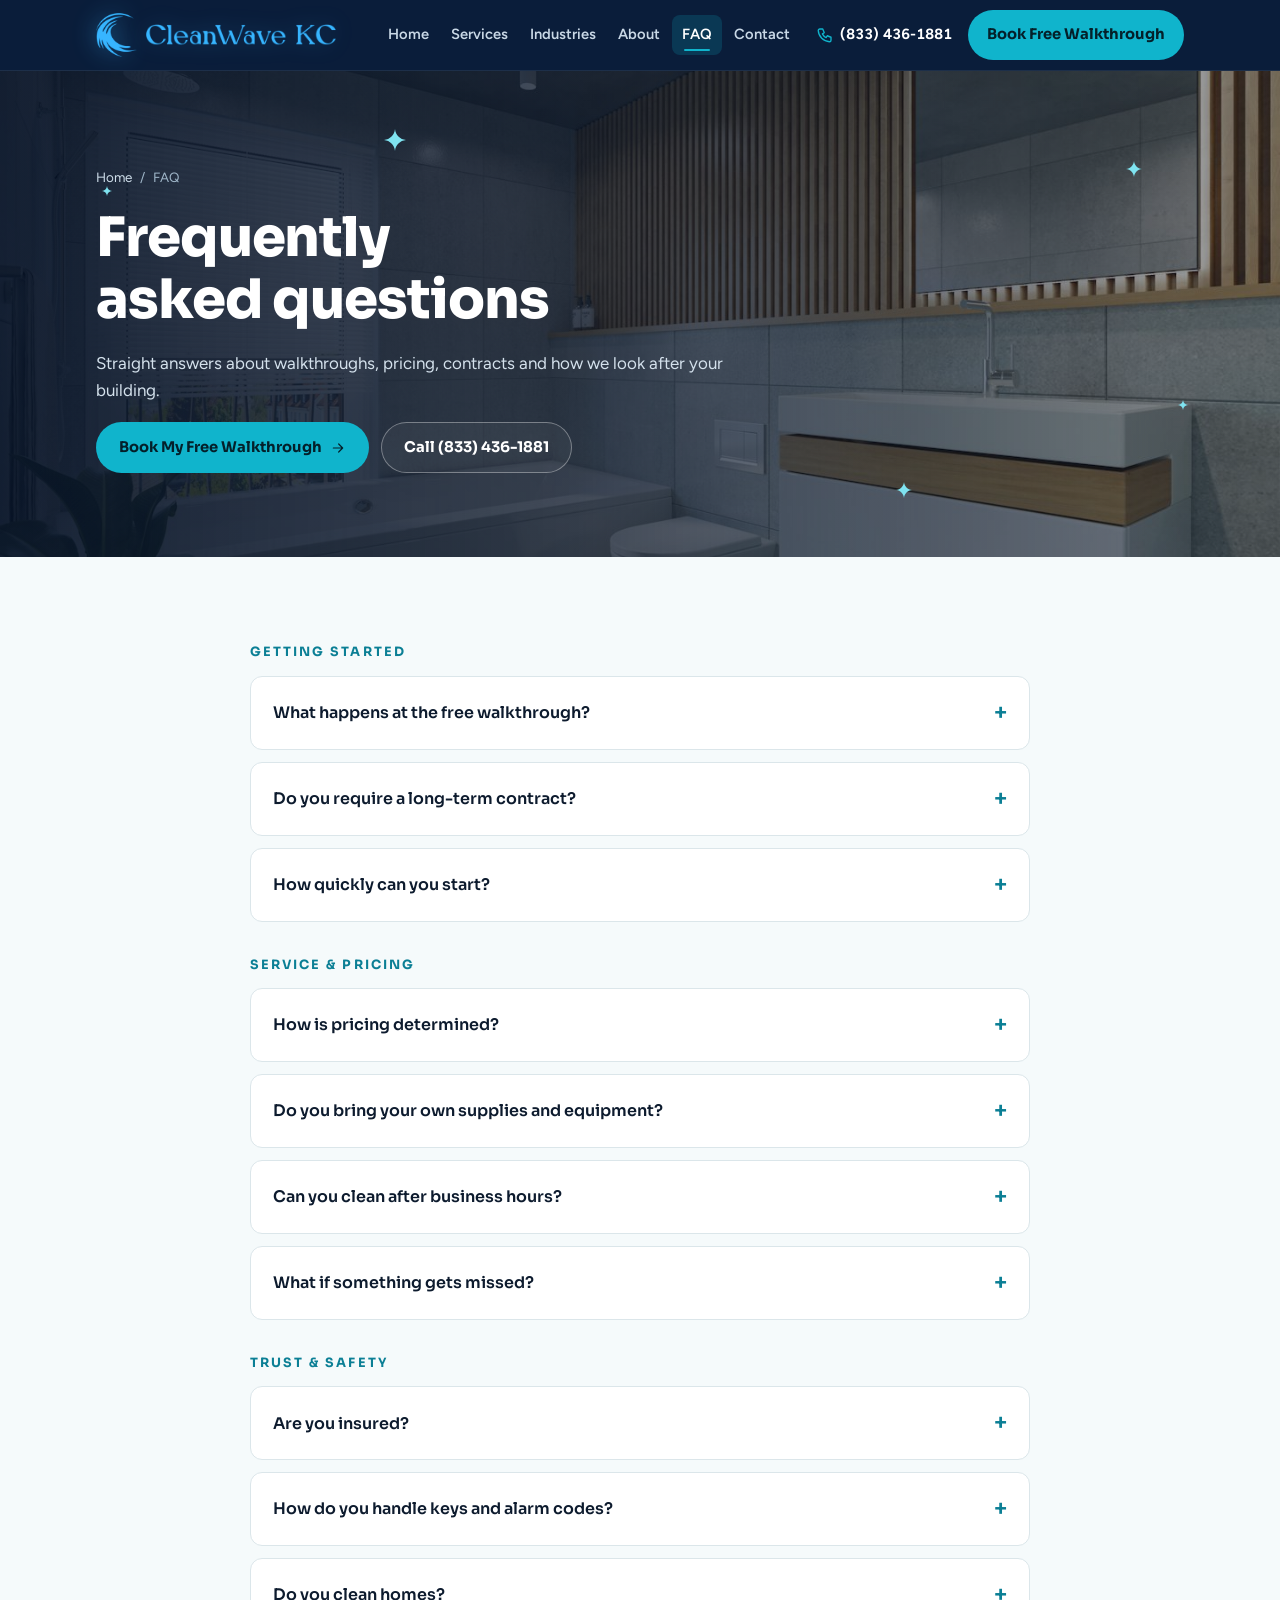
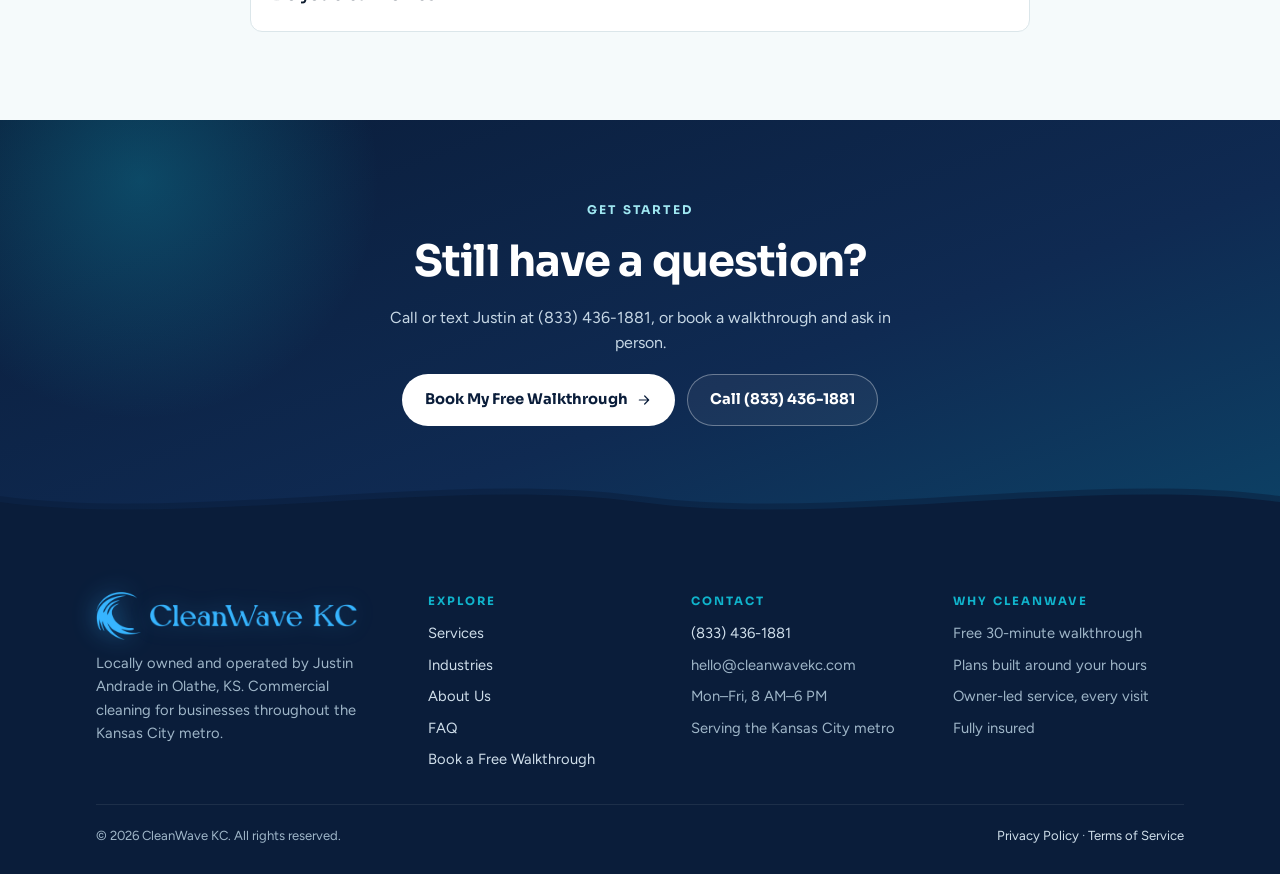
<file: faq.html>
<!doctype html>
<html lang="en">
<head>
<meta charset="utf-8">
<meta name="viewport" content="width=device-width, initial-scale=1, viewport-fit=cover">
<title>Commercial Cleaning FAQ | CleanWave KC, Olathe KS</title>
<link rel="icon" type="image/png" href="img/logo-mark.png">
<meta name="claude:viewport-fit-sides" content="cover">
<link rel="preconnect" href="https://fonts.googleapis.com"><link rel="preconnect" href="https://fonts.gstatic.com" crossorigin><link rel="stylesheet" href="https://fonts.googleapis.com/css2?family=Sora:wght@500;600;700;800&family=Figtree:wght@400;500;600;700&display=swap">
<link rel="stylesheet" href="styles.css">
<style>:root{padding-top:env(safe-area-inset-top,0px);padding-bottom:env(safe-area-inset-bottom,0px)}[hidden]{display:none!important}</style>
<!-- Meta Pixel -->
<script>
!function(f,b,e,v,n,t,s){if(f.fbq)return;n=f.fbq=function(){n.callMethod?
n.callMethod.apply(n,arguments):n.queue.push(arguments)};if(!f._fbq)f._fbq=n;
n.push=n;n.loaded=!0;n.version='2.0';n.queue=[];t=b.createElement(e);t.async=!0;
t.src=v;s=b.getElementsByTagName(e)[0];s.parentNode.insertBefore(t,s)}(window,
document,'script','https://connect.facebook.net/en_US/fbevents.js');
fbq('init', '2167395890811356');
fbq('track', 'PageView');
</script>
<noscript><img height="1" width="1" style="display:none" alt="" src="https://www.facebook.com/tr?id=2167395890811356&amp;ev=PageView&amp;noscript=1"></noscript>
<!-- End Meta Pixel -->
  <meta name="description" content="Answers to common questions about CleanWave KC commercial cleaning: free walkthroughs, scheduling, pricing and our service area in the Kansas City metro.">
  <link rel="canonical" href="https://www.cleanwavekc.com/faq">
</head>
<body>
<svg width="0" height="0" style="position:absolute" aria-hidden="true"><defs>
<symbol id="i-check" viewBox="0 0 24 24"><circle cx="12" cy="12" r="9"/><path d="m8 12.5 2.7 2.7L16 9.8"/></symbol>
<symbol id="i-x" viewBox="0 0 24 24"><circle cx="12" cy="12" r="9"/><path d="m9 9 6 6M15 9l-6 6"/></symbol>
<symbol id="i-arrow" viewBox="0 0 24 24"><path d="M5 12h14M13 6l6 6-6 6"/></symbol>
<symbol id="i-phone" viewBox="0 0 24 24"><path d="M5 4h4l2 5-2.5 1.5a11 11 0 0 0 5 5L15 13l5 2v4a2 2 0 0 1-2 2A16 16 0 0 1 3 6a2 2 0 0 1 2-2"/></symbol>
<symbol id="i-mail" viewBox="0 0 24 24"><rect x="3" y="5" width="18" height="14" rx="2"/><path d="m3 7 9 6 9-6"/></symbol>
<symbol id="i-clock" viewBox="0 0 24 24"><circle cx="12" cy="12" r="9"/><path d="M12 7v5l3 2"/></symbol>
<symbol id="i-shield" viewBox="0 0 24 24"><path d="M12 3 4 6v6c0 4.5 3.4 8.3 8 9 4.6-.7 8-4.5 8-9V6z"/><path d="m9 12 2 2 4-4"/></symbol>
<symbol id="i-user" viewBox="0 0 24 24"><circle cx="12" cy="8" r="4"/><path d="M4 21a8 8 0 0 1 16 0"/></symbol>
<symbol id="i-pin" viewBox="0 0 24 24"><path d="M12 21s-7-6.2-7-12a7 7 0 0 1 14 0c0 5.8-7 12-7 12z"/><circle cx="12" cy="9" r="2.5"/></symbol>
<symbol id="i-star" viewBox="0 0 24 24"><path d="m12 3 2.7 5.6 6.1.9-4.4 4.3 1 6.1L12 17l-5.4 2.9 1-6.1-4.4-4.3 6.1-.9z"/></symbol>
<symbol id="i-cal" viewBox="0 0 24 24"><rect x="3" y="5" width="18" height="16" rx="2"/><path d="M3 10h18M8 3v4M16 3v4M9 15l2 2 4-4"/></symbol>
<symbol id="i-clip" viewBox="0 0 24 24"><rect x="5" y="4" width="14" height="17" rx="2"/><path d="M9 4h6v3H9zM9 12l2 2 4-4M9 17h6"/></symbol>
<symbol id="i-walk" viewBox="0 0 24 24"><circle cx="13" cy="4" r="2"/><path d="m9 21 2-6 3 3v3M7 12l3-4 4 1 3 3M11 15l-1-5"/></symbol>
<symbol id="i-doc" viewBox="0 0 24 24"><path d="M6 3h8l4 4v14H6z"/><path d="M14 3v4h4M9 12h6M9 16h6"/></symbol>
<symbol id="i-search" viewBox="0 0 24 24"><circle cx="11" cy="11" r="6"/><path d="m20 20-4.5-4.5"/></symbol>
<symbol id="i-chat" viewBox="0 0 24 24"><path d="M4 5h16v11H9l-5 4z"/></symbol>
<symbol id="i-bolt" viewBox="0 0 24 24"><path d="M13 3 5 14h6l-1 7 8-11h-6z"/></symbol>
<symbol id="i-menu" viewBox="0 0 24 24"><path d="M4 7h16M4 12h16M4 17h16"/></symbol>
<symbol id="i-leaf" viewBox="0 0 24 24"><path d="M5 19c0-8 5-14 15-14 0 10-6 15-14 15"/><path d="M5 19 13 11"/></symbol>
<symbol id="i-building" viewBox="0 0 24 24"><path d="M4 21V5l8-2v18M12 8h8v13"/><path d="M2 21h20M7 8h2M7 12h2M7 16h2M15 12h2M15 16h2"/></symbol>
<symbol id="i-key" viewBox="0 0 24 24"><circle cx="8" cy="14" r="4"/><path d="m11 11 9-9M17 5l2 2M15 7l2 2"/></symbol>
</defs></svg>
<header class="top">
  <div class="wrap">
    <a class="logo" href="index.html" aria-label="CleanWave KC home"><span class="brand-logo"><img class="brand-mark" src="img/logo-mark.png" alt="" width="43" height="46"><img class="brand-word" src="img/logo-word.png" alt="CleanWave KC" width="199" height="23"></span></a>
    <nav class="nav" aria-label="Main"><a href="index.html">Home</a><a href="services.html">Services</a><a href="industries.html">Industries</a><a href="about.html">About</a><a href="faq.html" aria-current="page">FAQ</a><a href="quote.html">Contact</a></nav>
    <a class="phone" href="tel:+18334361881"><svg class="ico"><use href="#i-phone"/></svg>(833) 436-1881</a>
    <a class="btn btn-teal" href="quote.html">Book Free Walkthrough</a>
    <button class="burger" id="burger" aria-label="Open menu" aria-expanded="false"><svg class="ico" style="width:26px;height:26px"><use href="#i-menu"/></svg></button>
  </div>
  <nav class="mnav" id="mnav" aria-label="Mobile"><a href="index.html">Home</a><a href="services.html">Services</a><a href="industries.html">Industries</a><a href="about.html">About</a><a href="faq.html" aria-current="page">FAQ</a><a href="quote.html">Contact</a><a href="tel:+18334361881">Call (833) 436-1881</a><a class="btn btn-teal" href="quote.html">Book My Free Walkthrough</a></nav>
</header>
<main>
<section class="hero phero" style="background-image:url('img/hero-restroom.jpg')">
  <div class="wrap">
    <nav class="crumbs" aria-label="Breadcrumb"><a href="index.html">Home</a><span>/</span><span>FAQ</span></nav>
    <h1>Frequently asked questions</h1>
    <p class="lede">Straight answers about walkthroughs, pricing, contracts and how we look after your building.</p>
    <div class="ctas"><a class="btn btn-teal" href="quote.html">Book My Free Walkthrough <svg class="ico"><use href="#i-arrow"/></svg></a><a class="btn btn-ghost" href="tel:+18334361881">Call (833) 436-1881</a></div>
  </div>
</section>
<section class="sec"><div class="wrap"><div class="faq"><h3>Getting started</h3><details><summary>What happens at the free walkthrough?</summary><p>We tour your facility with you, note your priorities (restrooms, floors, break rooms, high-touch areas) and agree on a schedule. It takes about 30 minutes, and you get a written proposal within 24 hours.</p></details><details><summary>Do you require a long-term contract?</summary><p>We offer month-to-month and longer-term agreements. We'll recommend what fits after your walkthrough.</p></details><details><summary>How quickly can you start?</summary><p>Most new clients start within one to two weeks of approving their proposal. Tell us if you need a faster start and we will do our best.</p></details><h3>Service &amp; pricing</h3><details><summary>How is pricing determined?</summary><p>Pricing is based on square footage, cleaning frequency and scope. You'll get a fixed monthly price after the walkthrough.</p></details><details><summary>Do you bring your own supplies and equipment?</summary><p>Yes, all cleaning supplies and equipment are included.</p></details><details><summary>Can you clean after business hours?</summary><p>Yes. Most clients prefer evening or weekend cleaning so their team isn't disrupted.</p></details><details><summary>What if something gets missed?</summary><p>Text or call Justin directly. We respond within one business day and fix it on the next visit or sooner.</p></details><h3>Trust &amp; safety</h3><details><summary>Are you insured?</summary><p>Yes, CleanWave KC is fully insured. Proof of insurance is available on request.</p></details><details><summary>How do you handle keys and alarm codes?</summary><p>Access details are stored securely and shared only with your assigned cleaning team.</p></details><details><summary>Do you clean homes?</summary><p>No, we specialize in commercial facilities only.</p></details></div></div></section>
<section class="cta"><div class="wrap">
  <span class="eyebrow" style="color:#9fe7f1">Get started</span>
  <h2>Still have a question?</h2><p>Call or text Justin at (833) 436-1881, or book a walkthrough and ask in person.</p>
  <div class="ctas"><a class="btn btn-white" href="quote.html">Book My Free Walkthrough <svg class="ico"><use href="#i-arrow"/></svg></a><a class="btn btn-ghost" href="tel:+18334361881">Call (833) 436-1881</a></div>
</div></section>
</main>
<footer>
  <div class="wrap">
    <div>
      <a class="logo" href="index.html" aria-label="CleanWave KC home"><span class="brand-logo"><img class="brand-mark" src="img/logo-mark.png" alt="" width="43" height="46"><img class="brand-word" src="img/logo-word.png" alt="CleanWave KC" width="199" height="23"></span></a>
      <p style="font-size:.92rem;max-width:32ch">Locally owned and operated by Justin Andrade in Olathe, KS. Commercial cleaning for businesses throughout the Kansas City metro.</p>
    </div>
    <div><h4>Explore</h4><ul><li><a href="services.html">Services</a></li><li><a href="industries.html">Industries</a></li><li><a href="about.html">About Us</a></li><li><a href="faq.html">FAQ</a></li><li><a href="quote.html">Book a Free Walkthrough</a></li></ul></div>
    <div><h4>Contact</h4><ul><li><a href="tel:+18334361881">(833) 436-1881</a></li><li>hello@cleanwavekc.com</li><li>Mon–Fri, 8 AM–6 PM</li><li>Serving the Kansas City metro</li></ul></div>
    <div><h4>Why CleanWave</h4><ul><li>Free 30-minute walkthrough</li><li>Plans built around your hours</li><li>Owner-led service, every visit</li><li>Fully insured</li></ul></div>
    <div class="legal"><span>© 2026 CleanWave KC. All rights reserved.</span><span><a href="privacy-policy.html">Privacy Policy</a> · <a href="terms.html">Terms of Service</a></span></div>
  </div>
</footer>
<script src="site.js"></script>
</body>
</html>
</file>
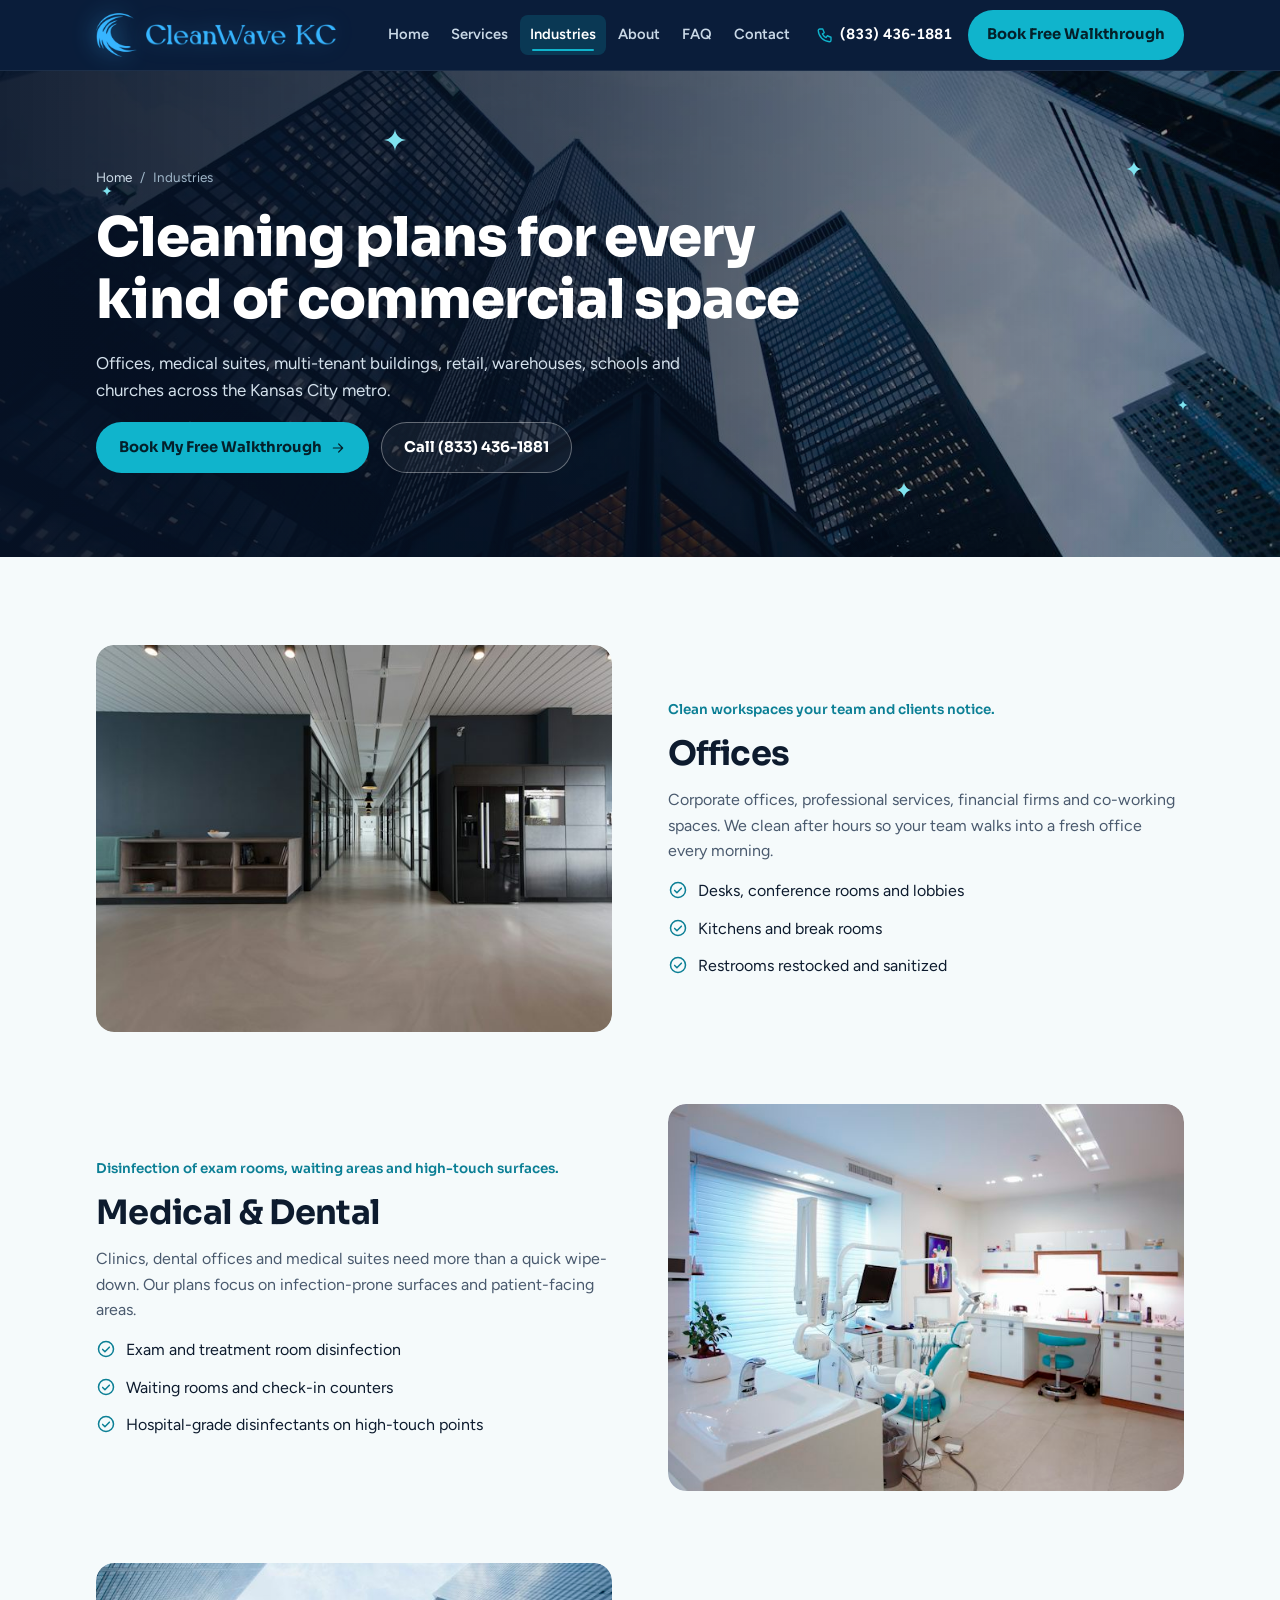
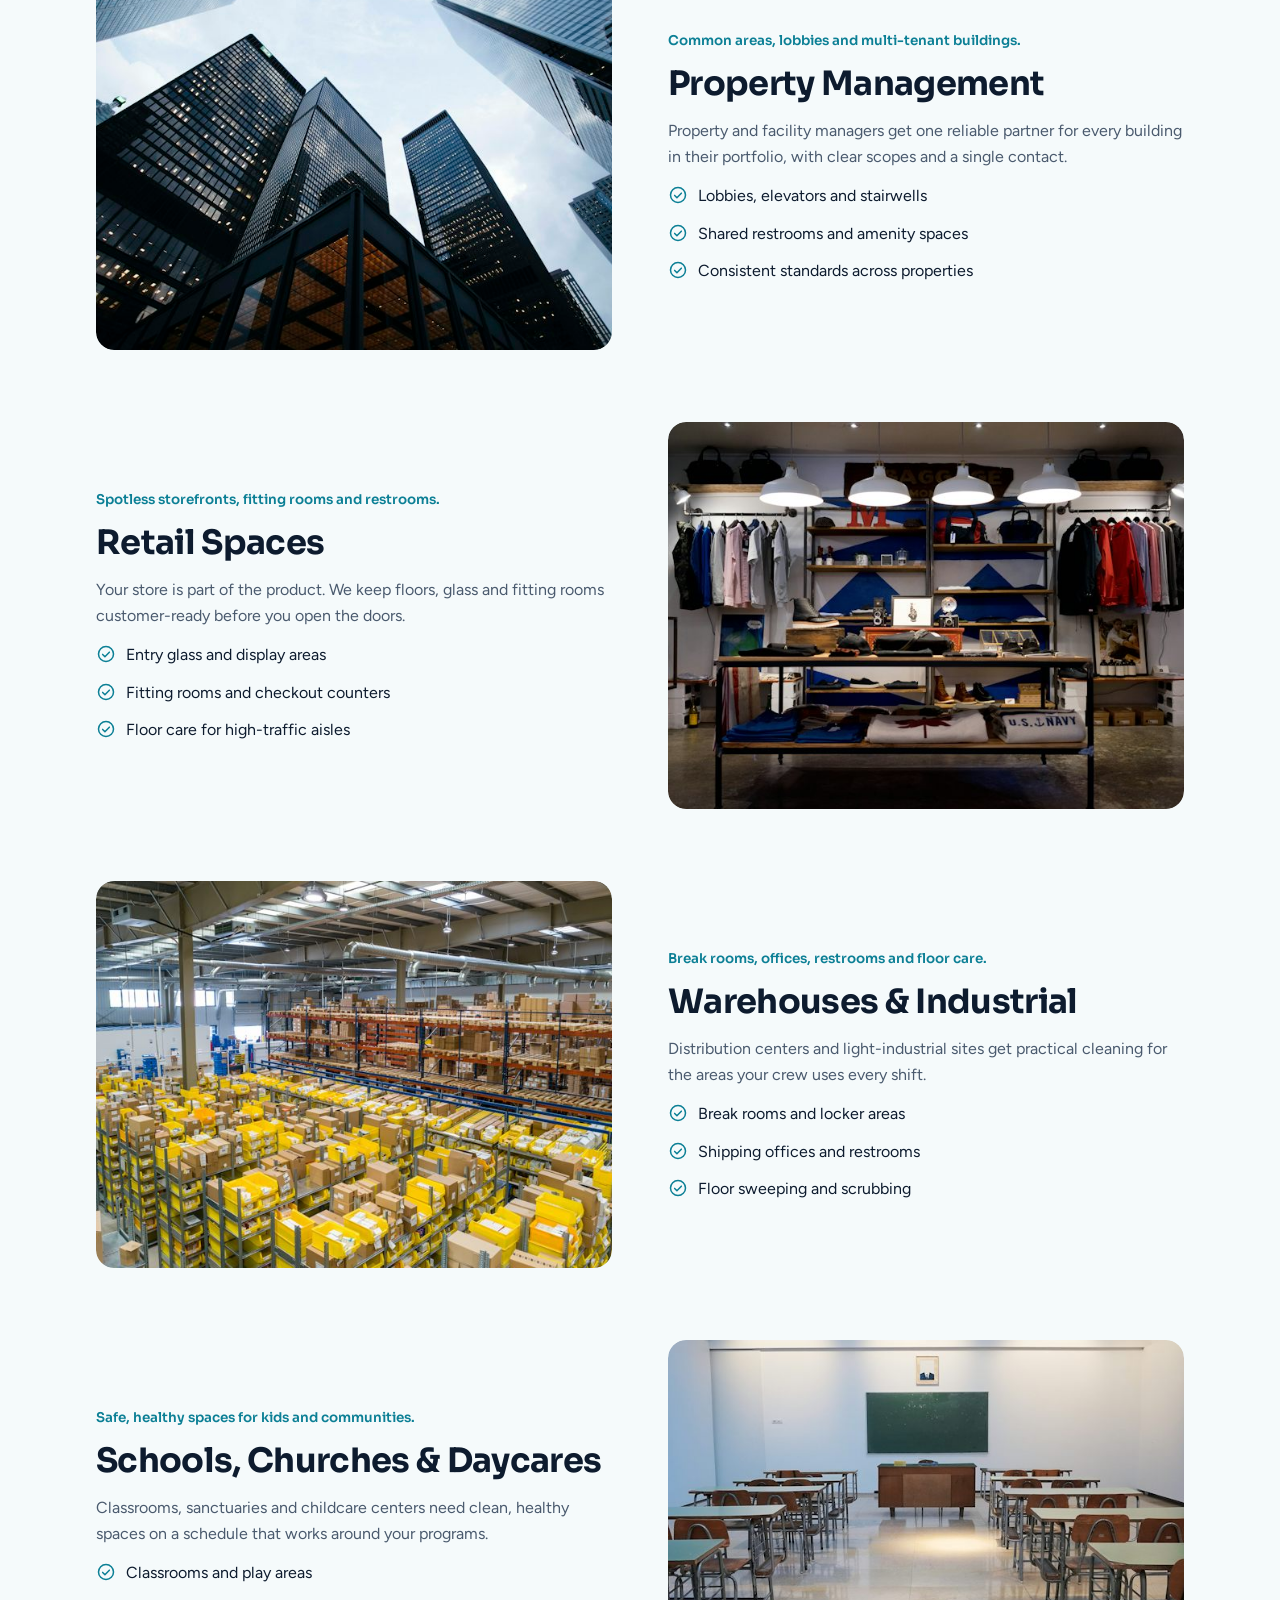
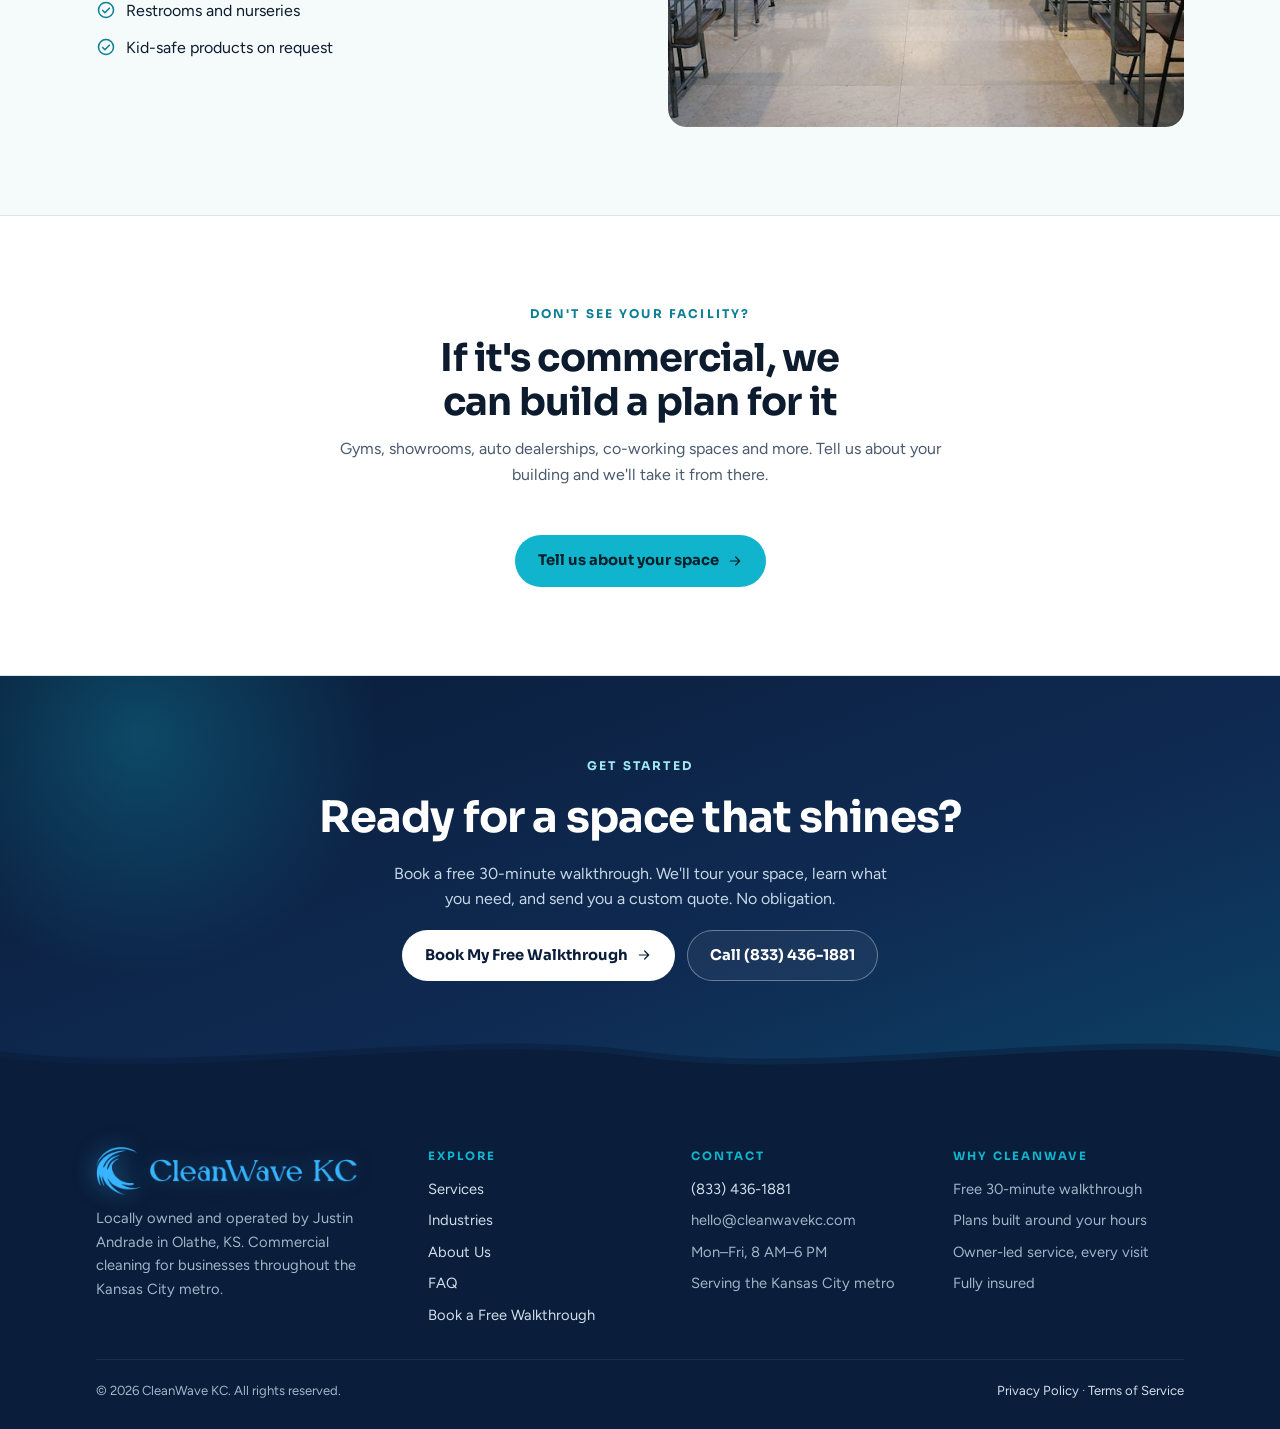
<file: industries.html>
<!doctype html>
<html lang="en">
<head>
<meta charset="utf-8">
<meta name="viewport" content="width=device-width, initial-scale=1, viewport-fit=cover">
<title>Office, Medical &amp; Commercial Cleaning by Industry | CleanWave KC</title>
<link rel="icon" type="image/png" href="img/logo-mark.png">
<meta name="claude:viewport-fit-sides" content="cover">
<link rel="preconnect" href="https://fonts.googleapis.com"><link rel="preconnect" href="https://fonts.gstatic.com" crossorigin><link rel="stylesheet" href="https://fonts.googleapis.com/css2?family=Sora:wght@500;600;700;800&family=Figtree:wght@400;500;600;700&display=swap">
<link rel="stylesheet" href="styles.css">
<style>:root{padding-top:env(safe-area-inset-top,0px);padding-bottom:env(safe-area-inset-bottom,0px)}[hidden]{display:none!important}</style>
<!-- Meta Pixel -->
<script>
!function(f,b,e,v,n,t,s){if(f.fbq)return;n=f.fbq=function(){n.callMethod?
n.callMethod.apply(n,arguments):n.queue.push(arguments)};if(!f._fbq)f._fbq=n;
n.push=n;n.loaded=!0;n.version='2.0';n.queue=[];t=b.createElement(e);t.async=!0;
t.src=v;s=b.getElementsByTagName(e)[0];s.parentNode.insertBefore(t,s)}(window,
document,'script','https://connect.facebook.net/en_US/fbevents.js');
fbq('init', '2167395890811356');
fbq('track', 'PageView');
</script>
<noscript><img height="1" width="1" style="display:none" alt="" src="https://www.facebook.com/tr?id=2167395890811356&amp;ev=PageView&amp;noscript=1"></noscript>
<!-- End Meta Pixel -->
  <meta name="description" content="Cleaning plans for offices, medical and dental practices, property managers, retail, warehouses, schools, churches and daycares across the Kansas City metro.">
  <link rel="canonical" href="https://www.cleanwavekc.com/industries">
</head>
<body>
<svg width="0" height="0" style="position:absolute" aria-hidden="true"><defs>
<symbol id="i-check" viewBox="0 0 24 24"><circle cx="12" cy="12" r="9"/><path d="m8 12.5 2.7 2.7L16 9.8"/></symbol>
<symbol id="i-x" viewBox="0 0 24 24"><circle cx="12" cy="12" r="9"/><path d="m9 9 6 6M15 9l-6 6"/></symbol>
<symbol id="i-arrow" viewBox="0 0 24 24"><path d="M5 12h14M13 6l6 6-6 6"/></symbol>
<symbol id="i-phone" viewBox="0 0 24 24"><path d="M5 4h4l2 5-2.5 1.5a11 11 0 0 0 5 5L15 13l5 2v4a2 2 0 0 1-2 2A16 16 0 0 1 3 6a2 2 0 0 1 2-2"/></symbol>
<symbol id="i-mail" viewBox="0 0 24 24"><rect x="3" y="5" width="18" height="14" rx="2"/><path d="m3 7 9 6 9-6"/></symbol>
<symbol id="i-clock" viewBox="0 0 24 24"><circle cx="12" cy="12" r="9"/><path d="M12 7v5l3 2"/></symbol>
<symbol id="i-shield" viewBox="0 0 24 24"><path d="M12 3 4 6v6c0 4.5 3.4 8.3 8 9 4.6-.7 8-4.5 8-9V6z"/><path d="m9 12 2 2 4-4"/></symbol>
<symbol id="i-user" viewBox="0 0 24 24"><circle cx="12" cy="8" r="4"/><path d="M4 21a8 8 0 0 1 16 0"/></symbol>
<symbol id="i-pin" viewBox="0 0 24 24"><path d="M12 21s-7-6.2-7-12a7 7 0 0 1 14 0c0 5.8-7 12-7 12z"/><circle cx="12" cy="9" r="2.5"/></symbol>
<symbol id="i-star" viewBox="0 0 24 24"><path d="m12 3 2.7 5.6 6.1.9-4.4 4.3 1 6.1L12 17l-5.4 2.9 1-6.1-4.4-4.3 6.1-.9z"/></symbol>
<symbol id="i-cal" viewBox="0 0 24 24"><rect x="3" y="5" width="18" height="16" rx="2"/><path d="M3 10h18M8 3v4M16 3v4M9 15l2 2 4-4"/></symbol>
<symbol id="i-clip" viewBox="0 0 24 24"><rect x="5" y="4" width="14" height="17" rx="2"/><path d="M9 4h6v3H9zM9 12l2 2 4-4M9 17h6"/></symbol>
<symbol id="i-walk" viewBox="0 0 24 24"><circle cx="13" cy="4" r="2"/><path d="m9 21 2-6 3 3v3M7 12l3-4 4 1 3 3M11 15l-1-5"/></symbol>
<symbol id="i-doc" viewBox="0 0 24 24"><path d="M6 3h8l4 4v14H6z"/><path d="M14 3v4h4M9 12h6M9 16h6"/></symbol>
<symbol id="i-search" viewBox="0 0 24 24"><circle cx="11" cy="11" r="6"/><path d="m20 20-4.5-4.5"/></symbol>
<symbol id="i-chat" viewBox="0 0 24 24"><path d="M4 5h16v11H9l-5 4z"/></symbol>
<symbol id="i-bolt" viewBox="0 0 24 24"><path d="M13 3 5 14h6l-1 7 8-11h-6z"/></symbol>
<symbol id="i-menu" viewBox="0 0 24 24"><path d="M4 7h16M4 12h16M4 17h16"/></symbol>
<symbol id="i-leaf" viewBox="0 0 24 24"><path d="M5 19c0-8 5-14 15-14 0 10-6 15-14 15"/><path d="M5 19 13 11"/></symbol>
<symbol id="i-building" viewBox="0 0 24 24"><path d="M4 21V5l8-2v18M12 8h8v13"/><path d="M2 21h20M7 8h2M7 12h2M7 16h2M15 12h2M15 16h2"/></symbol>
<symbol id="i-key" viewBox="0 0 24 24"><circle cx="8" cy="14" r="4"/><path d="m11 11 9-9M17 5l2 2M15 7l2 2"/></symbol>
</defs></svg>
<header class="top">
  <div class="wrap">
    <a class="logo" href="index.html" aria-label="CleanWave KC home"><span class="brand-logo"><img class="brand-mark" src="img/logo-mark.png" alt="" width="43" height="46"><img class="brand-word" src="img/logo-word.png" alt="CleanWave KC" width="199" height="23"></span></a>
    <nav class="nav" aria-label="Main"><a href="index.html">Home</a><a href="services.html">Services</a><a href="industries.html" aria-current="page">Industries</a><a href="about.html">About</a><a href="faq.html">FAQ</a><a href="quote.html">Contact</a></nav>
    <a class="phone" href="tel:+18334361881"><svg class="ico"><use href="#i-phone"/></svg>(833) 436-1881</a>
    <a class="btn btn-teal" href="quote.html">Book Free Walkthrough</a>
    <button class="burger" id="burger" aria-label="Open menu" aria-expanded="false"><svg class="ico" style="width:26px;height:26px"><use href="#i-menu"/></svg></button>
  </div>
  <nav class="mnav" id="mnav" aria-label="Mobile"><a href="index.html">Home</a><a href="services.html">Services</a><a href="industries.html" aria-current="page">Industries</a><a href="about.html">About</a><a href="faq.html">FAQ</a><a href="quote.html">Contact</a><a href="tel:+18334361881">Call (833) 436-1881</a><a class="btn btn-teal" href="quote.html">Book My Free Walkthrough</a></nav>
</header>
<main>
<section class="hero phero" style="background-image:url('img/hero-industries.jpg')">
  <div class="wrap">
    <nav class="crumbs" aria-label="Breadcrumb"><a href="index.html">Home</a><span>/</span><span>Industries</span></nav>
    <h1>Cleaning plans for every kind of commercial space</h1>
    <p class="lede">Offices, medical suites, multi-tenant buildings, retail, warehouses, schools and churches across the Kansas City metro.</p>
    <div class="ctas"><a class="btn btn-teal" href="quote.html">Book My Free Walkthrough <svg class="ico"><use href="#i-arrow"/></svg></a><a class="btn btn-ghost" href="tel:+18334361881">Call (833) 436-1881</a></div>
  </div>
</section>
<section class="sec"><div class="wrap"><div class="split">
  <div class="media"><img src="img/ind-office.jpg" alt="Offices" loading="lazy"></div>
  <div class="copy"><span class="tagline">Clean workspaces your team and clients notice.</span><h2>Offices</h2><p>Corporate offices, professional services, financial firms and co-working spaces. We clean after hours so your team walks into a fresh office every morning.</p><ul class="ticks"><li><svg class="ico"><use href="#i-check"/></svg>Desks, conference rooms and lobbies</li><li><svg class="ico"><use href="#i-check"/></svg>Kitchens and break rooms</li><li><svg class="ico"><use href="#i-check"/></svg>Restrooms restocked and sanitized</li></ul></div>
</div><div class="split flip">
  <div class="media"><img src="img/ind-medical.jpg" alt="Medical &amp; Dental" loading="lazy"></div>
  <div class="copy"><span class="tagline">Disinfection of exam rooms, waiting areas and high-touch surfaces.</span><h2>Medical &amp; Dental</h2><p>Clinics, dental offices and medical suites need more than a quick wipe-down. Our plans focus on infection-prone surfaces and patient-facing areas.</p><ul class="ticks"><li><svg class="ico"><use href="#i-check"/></svg>Exam and treatment room disinfection</li><li><svg class="ico"><use href="#i-check"/></svg>Waiting rooms and check-in counters</li><li><svg class="ico"><use href="#i-check"/></svg>Hospital-grade disinfectants on high-touch points</li></ul></div>
</div><div class="split">
  <div class="media"><img src="img/ind-property.jpg" alt="Property Management" loading="lazy"></div>
  <div class="copy"><span class="tagline">Common areas, lobbies and multi-tenant buildings.</span><h2>Property Management</h2><p>Property and facility managers get one reliable partner for every building in their portfolio, with clear scopes and a single contact.</p><ul class="ticks"><li><svg class="ico"><use href="#i-check"/></svg>Lobbies, elevators and stairwells</li><li><svg class="ico"><use href="#i-check"/></svg>Shared restrooms and amenity spaces</li><li><svg class="ico"><use href="#i-check"/></svg>Consistent standards across properties</li></ul></div>
</div><div class="split flip">
  <div class="media"><img src="img/ind-retail.jpg" alt="Retail Spaces" loading="lazy"></div>
  <div class="copy"><span class="tagline">Spotless storefronts, fitting rooms and restrooms.</span><h2>Retail Spaces</h2><p>Your store is part of the product. We keep floors, glass and fitting rooms customer-ready before you open the doors.</p><ul class="ticks"><li><svg class="ico"><use href="#i-check"/></svg>Entry glass and display areas</li><li><svg class="ico"><use href="#i-check"/></svg>Fitting rooms and checkout counters</li><li><svg class="ico"><use href="#i-check"/></svg>Floor care for high-traffic aisles</li></ul></div>
</div><div class="split">
  <div class="media"><img src="img/ind-warehouse.jpg" alt="Warehouses &amp; Industrial" loading="lazy"></div>
  <div class="copy"><span class="tagline">Break rooms, offices, restrooms and floor care.</span><h2>Warehouses &amp; Industrial</h2><p>Distribution centers and light-industrial sites get practical cleaning for the areas your crew uses every shift.</p><ul class="ticks"><li><svg class="ico"><use href="#i-check"/></svg>Break rooms and locker areas</li><li><svg class="ico"><use href="#i-check"/></svg>Shipping offices and restrooms</li><li><svg class="ico"><use href="#i-check"/></svg>Floor sweeping and scrubbing</li></ul></div>
</div><div class="split flip">
  <div class="media"><img src="img/ind-school.jpg" alt="Schools, Churches &amp; Daycares" loading="lazy"></div>
  <div class="copy"><span class="tagline">Safe, healthy spaces for kids and communities.</span><h2>Schools, Churches &amp; Daycares</h2><p>Classrooms, sanctuaries and childcare centers need clean, healthy spaces on a schedule that works around your programs.</p><ul class="ticks"><li><svg class="ico"><use href="#i-check"/></svg>Classrooms and play areas</li><li><svg class="ico"><use href="#i-check"/></svg>Restrooms and nurseries</li><li><svg class="ico"><use href="#i-check"/></svg>Kid-safe products on request</li></ul></div>
</div></div></section>
<section class="sec alt"><div class="wrap">
  <div class="head"><span class="eyebrow">Don't see your facility?</span><h2>If it's commercial, we can build a plan for it</h2><p>Gyms, showrooms, auto dealerships, co-working spaces and more. Tell us about your building and we'll take it from there.</p></div>
  <div class="center" style="margin-top:0"><a class="btn btn-teal" href="quote.html">Tell us about your space <svg class="ico"><use href="#i-arrow"/></svg></a></div>
</div></section>
<section class="cta"><div class="wrap">
  <span class="eyebrow" style="color:#9fe7f1">Get started</span>
  <h2>Ready for a space that shines?</h2><p>Book a free 30-minute walkthrough. We'll tour your space, learn what you need, and send you a custom quote. No obligation.</p>
  <div class="ctas"><a class="btn btn-white" href="quote.html">Book My Free Walkthrough <svg class="ico"><use href="#i-arrow"/></svg></a><a class="btn btn-ghost" href="tel:+18334361881">Call (833) 436-1881</a></div>
</div></section>
</main>
<footer>
  <div class="wrap">
    <div>
      <a class="logo" href="index.html" aria-label="CleanWave KC home"><span class="brand-logo"><img class="brand-mark" src="img/logo-mark.png" alt="" width="43" height="46"><img class="brand-word" src="img/logo-word.png" alt="CleanWave KC" width="199" height="23"></span></a>
      <p style="font-size:.92rem;max-width:32ch">Locally owned and operated by Justin Andrade in Olathe, KS. Commercial cleaning for businesses throughout the Kansas City metro.</p>
    </div>
    <div><h4>Explore</h4><ul><li><a href="services.html">Services</a></li><li><a href="industries.html">Industries</a></li><li><a href="about.html">About Us</a></li><li><a href="faq.html">FAQ</a></li><li><a href="quote.html">Book a Free Walkthrough</a></li></ul></div>
    <div><h4>Contact</h4><ul><li><a href="tel:+18334361881">(833) 436-1881</a></li><li>hello@cleanwavekc.com</li><li>Mon–Fri, 8 AM–6 PM</li><li>Serving the Kansas City metro</li></ul></div>
    <div><h4>Why CleanWave</h4><ul><li>Free 30-minute walkthrough</li><li>Plans built around your hours</li><li>Owner-led service, every visit</li><li>Fully insured</li></ul></div>
    <div class="legal"><span>© 2026 CleanWave KC. All rights reserved.</span><span><a href="privacy-policy.html">Privacy Policy</a> · <a href="terms.html">Terms of Service</a></span></div>
  </div>
</footer>
<script src="site.js"></script>
</body>
</html>
</file>
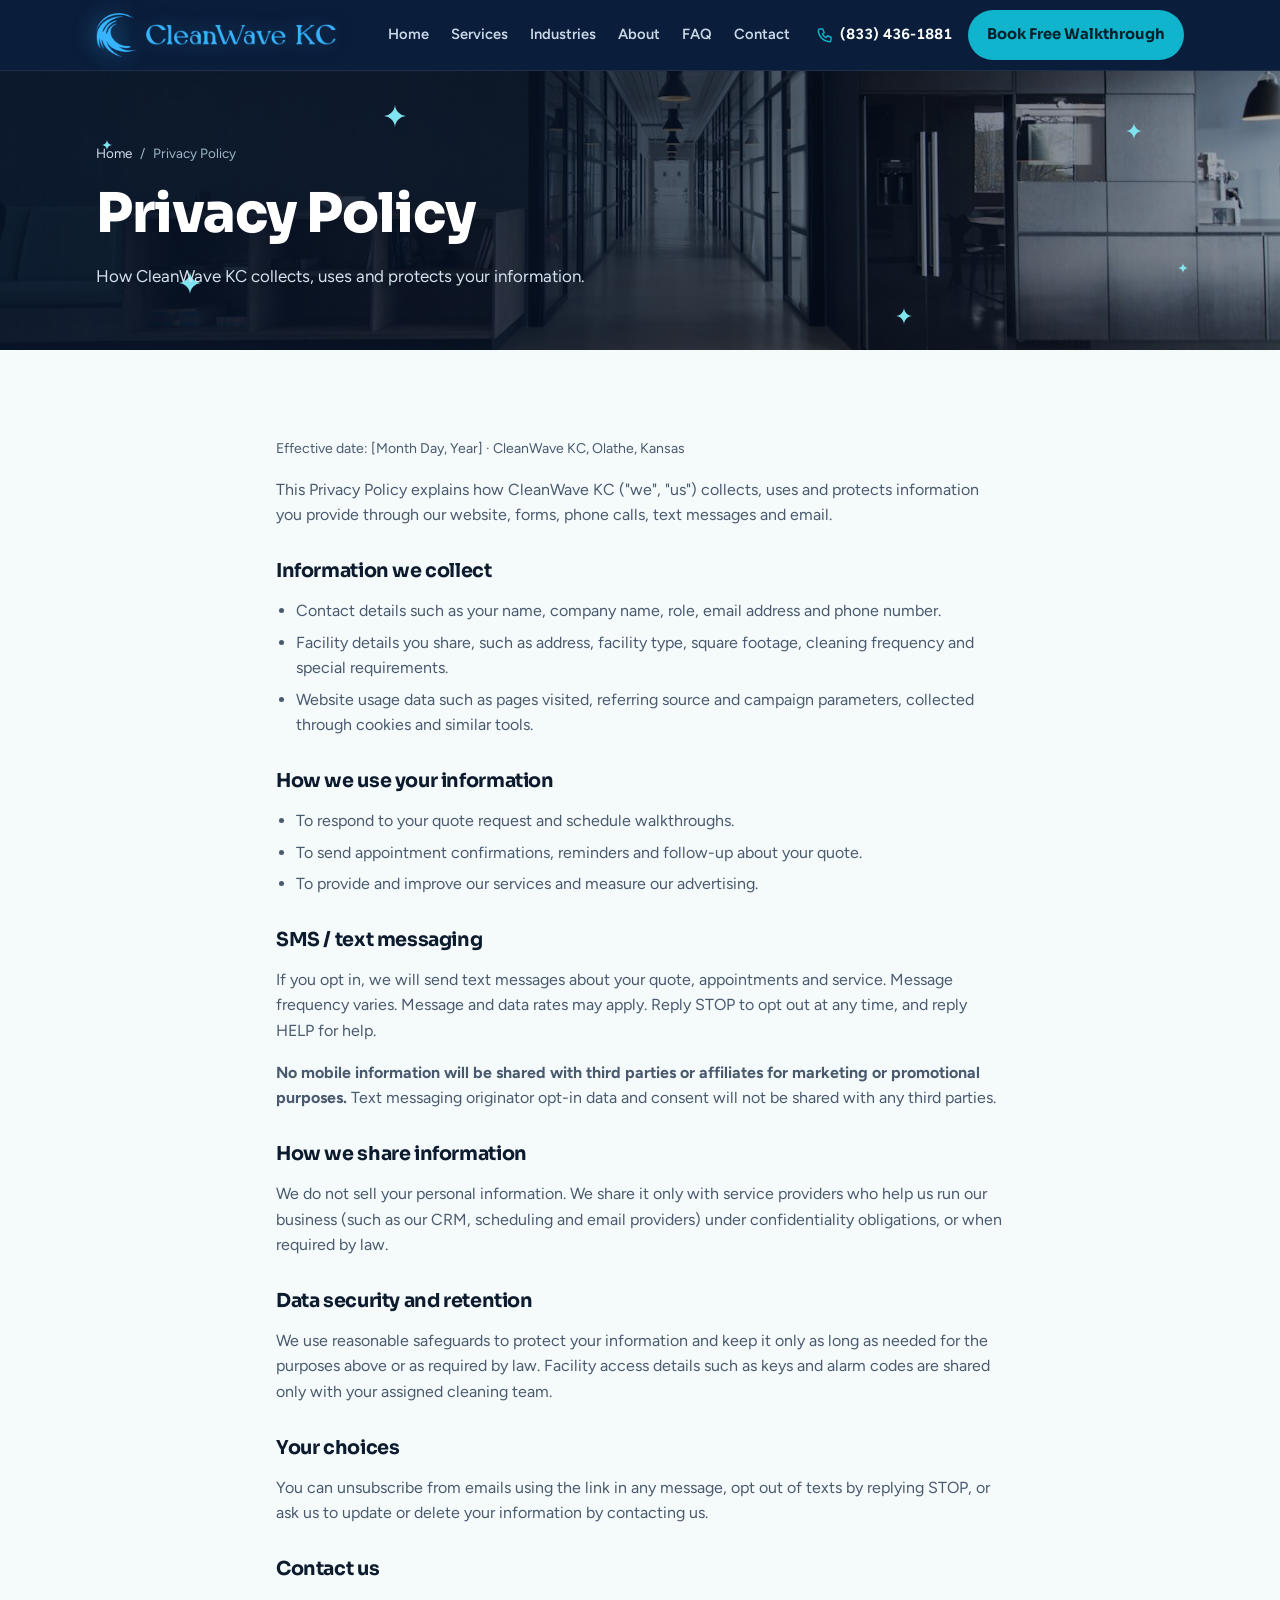
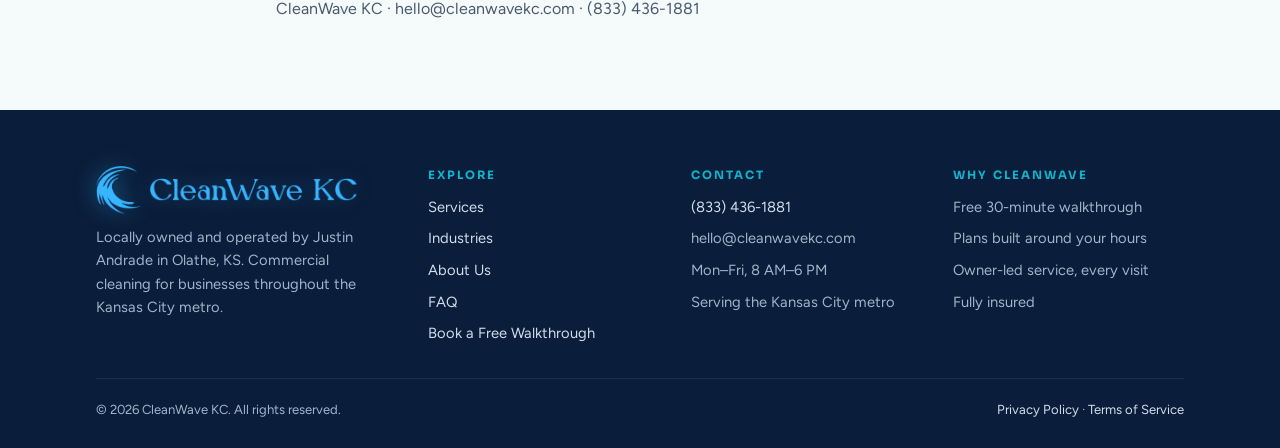
<file: privacy-policy.html>
<!doctype html>
<html lang="en">
<head>
<meta charset="utf-8">
<meta name="viewport" content="width=device-width, initial-scale=1, viewport-fit=cover">
<title>Privacy Policy · CleanWave KC</title>
<link rel="icon" type="image/png" href="img/logo-mark.png">
<meta name="claude:viewport-fit-sides" content="cover">
<link rel="preconnect" href="https://fonts.googleapis.com"><link rel="preconnect" href="https://fonts.gstatic.com" crossorigin><link rel="stylesheet" href="https://fonts.googleapis.com/css2?family=Sora:wght@500;600;700;800&family=Figtree:wght@400;500;600;700&display=swap">
<link rel="stylesheet" href="styles.css">
<style>:root{padding-top:env(safe-area-inset-top,0px);padding-bottom:env(safe-area-inset-bottom,0px)}[hidden]{display:none!important}</style>
<!-- Meta Pixel -->
<script>
!function(f,b,e,v,n,t,s){if(f.fbq)return;n=f.fbq=function(){n.callMethod?
n.callMethod.apply(n,arguments):n.queue.push(arguments)};if(!f._fbq)f._fbq=n;
n.push=n;n.loaded=!0;n.version='2.0';n.queue=[];t=b.createElement(e);t.async=!0;
t.src=v;s=b.getElementsByTagName(e)[0];s.parentNode.insertBefore(t,s)}(window,
document,'script','https://connect.facebook.net/en_US/fbevents.js');
fbq('init', '2167395890811356');
fbq('track', 'PageView');
</script>
<noscript><img height="1" width="1" style="display:none" alt="" src="https://www.facebook.com/tr?id=2167395890811356&amp;ev=PageView&amp;noscript=1"></noscript>
<!-- End Meta Pixel -->
</head>
<body>
<svg width="0" height="0" style="position:absolute" aria-hidden="true"><defs>
<symbol id="i-check" viewBox="0 0 24 24"><circle cx="12" cy="12" r="9"/><path d="m8 12.5 2.7 2.7L16 9.8"/></symbol>
<symbol id="i-x" viewBox="0 0 24 24"><circle cx="12" cy="12" r="9"/><path d="m9 9 6 6M15 9l-6 6"/></symbol>
<symbol id="i-arrow" viewBox="0 0 24 24"><path d="M5 12h14M13 6l6 6-6 6"/></symbol>
<symbol id="i-phone" viewBox="0 0 24 24"><path d="M5 4h4l2 5-2.5 1.5a11 11 0 0 0 5 5L15 13l5 2v4a2 2 0 0 1-2 2A16 16 0 0 1 3 6a2 2 0 0 1 2-2"/></symbol>
<symbol id="i-mail" viewBox="0 0 24 24"><rect x="3" y="5" width="18" height="14" rx="2"/><path d="m3 7 9 6 9-6"/></symbol>
<symbol id="i-clock" viewBox="0 0 24 24"><circle cx="12" cy="12" r="9"/><path d="M12 7v5l3 2"/></symbol>
<symbol id="i-shield" viewBox="0 0 24 24"><path d="M12 3 4 6v6c0 4.5 3.4 8.3 8 9 4.6-.7 8-4.5 8-9V6z"/><path d="m9 12 2 2 4-4"/></symbol>
<symbol id="i-user" viewBox="0 0 24 24"><circle cx="12" cy="8" r="4"/><path d="M4 21a8 8 0 0 1 16 0"/></symbol>
<symbol id="i-pin" viewBox="0 0 24 24"><path d="M12 21s-7-6.2-7-12a7 7 0 0 1 14 0c0 5.8-7 12-7 12z"/><circle cx="12" cy="9" r="2.5"/></symbol>
<symbol id="i-star" viewBox="0 0 24 24"><path d="m12 3 2.7 5.6 6.1.9-4.4 4.3 1 6.1L12 17l-5.4 2.9 1-6.1-4.4-4.3 6.1-.9z"/></symbol>
<symbol id="i-cal" viewBox="0 0 24 24"><rect x="3" y="5" width="18" height="16" rx="2"/><path d="M3 10h18M8 3v4M16 3v4M9 15l2 2 4-4"/></symbol>
<symbol id="i-clip" viewBox="0 0 24 24"><rect x="5" y="4" width="14" height="17" rx="2"/><path d="M9 4h6v3H9zM9 12l2 2 4-4M9 17h6"/></symbol>
<symbol id="i-walk" viewBox="0 0 24 24"><circle cx="13" cy="4" r="2"/><path d="m9 21 2-6 3 3v3M7 12l3-4 4 1 3 3M11 15l-1-5"/></symbol>
<symbol id="i-doc" viewBox="0 0 24 24"><path d="M6 3h8l4 4v14H6z"/><path d="M14 3v4h4M9 12h6M9 16h6"/></symbol>
<symbol id="i-search" viewBox="0 0 24 24"><circle cx="11" cy="11" r="6"/><path d="m20 20-4.5-4.5"/></symbol>
<symbol id="i-chat" viewBox="0 0 24 24"><path d="M4 5h16v11H9l-5 4z"/></symbol>
<symbol id="i-bolt" viewBox="0 0 24 24"><path d="M13 3 5 14h6l-1 7 8-11h-6z"/></symbol>
<symbol id="i-menu" viewBox="0 0 24 24"><path d="M4 7h16M4 12h16M4 17h16"/></symbol>
<symbol id="i-leaf" viewBox="0 0 24 24"><path d="M5 19c0-8 5-14 15-14 0 10-6 15-14 15"/><path d="M5 19 13 11"/></symbol>
<symbol id="i-building" viewBox="0 0 24 24"><path d="M4 21V5l8-2v18M12 8h8v13"/><path d="M2 21h20M7 8h2M7 12h2M7 16h2M15 12h2M15 16h2"/></symbol>
<symbol id="i-key" viewBox="0 0 24 24"><circle cx="8" cy="14" r="4"/><path d="m11 11 9-9M17 5l2 2M15 7l2 2"/></symbol>
</defs></svg>
<header class="top">
  <div class="wrap">
    <a class="logo" href="index.html" aria-label="CleanWave KC home"><span class="brand-logo"><img class="brand-mark" src="img/logo-mark.png" alt="" width="43" height="46"><img class="brand-word" src="img/logo-word.png" alt="CleanWave KC" width="199" height="23"></span></a>
    <nav class="nav" aria-label="Main"><a href="index.html">Home</a><a href="services.html">Services</a><a href="industries.html">Industries</a><a href="about.html">About</a><a href="faq.html">FAQ</a><a href="quote.html">Contact</a></nav>
    <a class="phone" href="tel:+18334361881"><svg class="ico"><use href="#i-phone"/></svg>(833) 436-1881</a>
    <a class="btn btn-teal" href="quote.html">Book Free Walkthrough</a>
    <button class="burger" id="burger" aria-label="Open menu" aria-expanded="false"><svg class="ico" style="width:26px;height:26px"><use href="#i-menu"/></svg></button>
  </div>
  <nav class="mnav" id="mnav" aria-label="Mobile"><a href="index.html">Home</a><a href="services.html">Services</a><a href="industries.html">Industries</a><a href="about.html">About</a><a href="faq.html">FAQ</a><a href="quote.html">Contact</a><a href="tel:+18334361881">Call (833) 436-1881</a><a class="btn btn-teal" href="quote.html">Book My Free Walkthrough</a></nav>
</header>
<main>
<section class="hero phero small" style="background-image:url('img/hero-plain.jpg')">
  <div class="wrap">
    <nav class="crumbs" aria-label="Breadcrumb"><a href="index.html">Home</a><span>/</span><span>Privacy Policy</span></nav>
    <h1>Privacy Policy</h1>
    <p class="lede">How CleanWave KC collects, uses and protects your information.</p>
    
  </div>
</section>
<section class="sec"><article class="wrap doc">
  <p class="note">Effective date: [Month Day, Year] · CleanWave KC, Olathe, Kansas</p>
  <p>This Privacy Policy explains how CleanWave KC ("we", "us") collects, uses and protects information you provide through our website, forms, phone calls, text messages and email.</p>
  <h2>Information we collect</h2>
  <ul><li>Contact details such as your name, company name, role, email address and phone number.</li><li>Facility details you share, such as address, facility type, square footage, cleaning frequency and special requirements.</li><li>Website usage data such as pages visited, referring source and campaign parameters, collected through cookies and similar tools.</li></ul>
  <h2>How we use your information</h2>
  <ul><li>To respond to your quote request and schedule walkthroughs.</li><li>To send appointment confirmations, reminders and follow-up about your quote.</li><li>To provide and improve our services and measure our advertising.</li></ul>
  <h2>SMS / text messaging</h2>
  <p>If you opt in, we will send text messages about your quote, appointments and service. Message frequency varies. Message and data rates may apply. Reply STOP to opt out at any time, and reply HELP for help.</p>
  <p><strong>No mobile information will be shared with third parties or affiliates for marketing or promotional purposes.</strong> Text messaging originator opt-in data and consent will not be shared with any third parties.</p>
  <h2>How we share information</h2>
  <p>We do not sell your personal information. We share it only with service providers who help us run our business (such as our CRM, scheduling and email providers) under confidentiality obligations, or when required by law.</p>
  <h2>Data security and retention</h2>
  <p>We use reasonable safeguards to protect your information and keep it only as long as needed for the purposes above or as required by law. Facility access details such as keys and alarm codes are shared only with your assigned cleaning team.</p>
  <h2>Your choices</h2>
  <p>You can unsubscribe from emails using the link in any message, opt out of texts by replying STOP, or ask us to update or delete your information by contacting us.</p>
  <h2>Contact us</h2>
  <p>CleanWave KC · hello@cleanwavekc.com · (833) 436-1881</p>
</article></section>
</main>
<footer>
  <div class="wrap">
    <div>
      <a class="logo" href="index.html" aria-label="CleanWave KC home"><span class="brand-logo"><img class="brand-mark" src="img/logo-mark.png" alt="" width="43" height="46"><img class="brand-word" src="img/logo-word.png" alt="CleanWave KC" width="199" height="23"></span></a>
      <p style="font-size:.92rem;max-width:32ch">Locally owned and operated by Justin Andrade in Olathe, KS. Commercial cleaning for businesses throughout the Kansas City metro.</p>
    </div>
    <div><h4>Explore</h4><ul><li><a href="services.html">Services</a></li><li><a href="industries.html">Industries</a></li><li><a href="about.html">About Us</a></li><li><a href="faq.html">FAQ</a></li><li><a href="quote.html">Book a Free Walkthrough</a></li></ul></div>
    <div><h4>Contact</h4><ul><li><a href="tel:+18334361881">(833) 436-1881</a></li><li>hello@cleanwavekc.com</li><li>Mon–Fri, 8 AM–6 PM</li><li>Serving the Kansas City metro</li></ul></div>
    <div><h4>Why CleanWave</h4><ul><li>Free 30-minute walkthrough</li><li>Plans built around your hours</li><li>Owner-led service, every visit</li><li>Fully insured</li></ul></div>
    <div class="legal"><span>© 2026 CleanWave KC. All rights reserved.</span><span><a href="privacy-policy.html">Privacy Policy</a> · <a href="terms.html">Terms of Service</a></span></div>
  </div>
</footer>
<script src="site.js"></script>
</body>
</html>
</file>
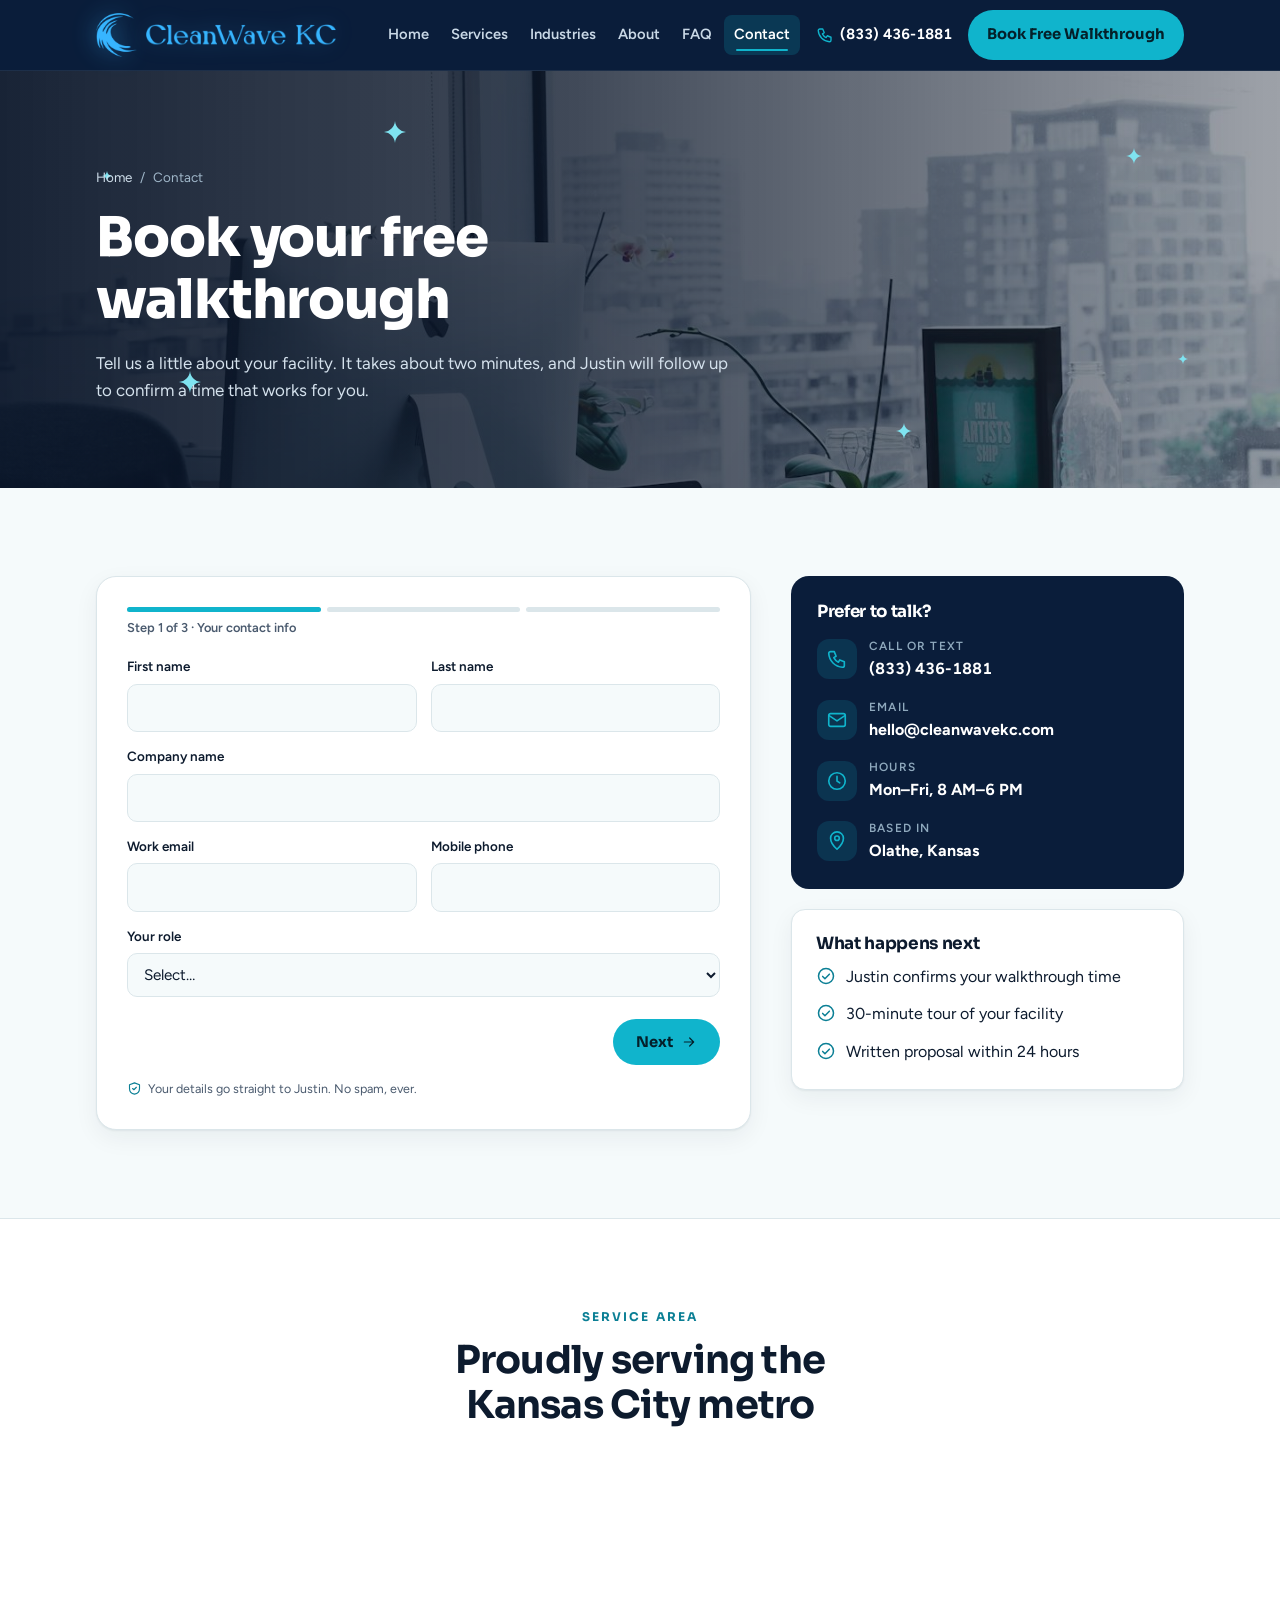
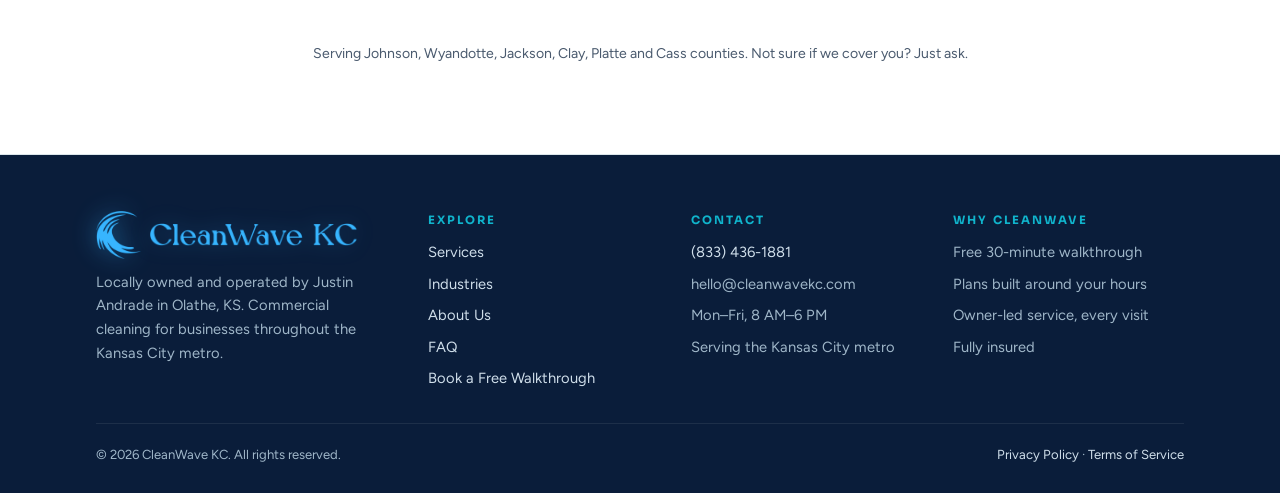
<file: quote.html>
<!doctype html>
<html lang="en">
<head>
<meta charset="utf-8">
<meta name="viewport" content="width=device-width, initial-scale=1, viewport-fit=cover">
<title>Book a Free Commercial Cleaning Walkthrough | CleanWave KC</title>
<link rel="icon" type="image/png" href="img/logo-mark.png">
<meta name="claude:viewport-fit-sides" content="cover">
<link rel="preconnect" href="https://fonts.googleapis.com"><link rel="preconnect" href="https://fonts.gstatic.com" crossorigin><link rel="stylesheet" href="https://fonts.googleapis.com/css2?family=Sora:wght@500;600;700;800&family=Figtree:wght@400;500;600;700&display=swap">
<link rel="stylesheet" href="styles.css">
<style>:root{padding-top:env(safe-area-inset-top,0px);padding-bottom:env(safe-area-inset-bottom,0px)}[hidden]{display:none!important}</style>
<!-- Meta Pixel -->
<script>
!function(f,b,e,v,n,t,s){if(f.fbq)return;n=f.fbq=function(){n.callMethod?
n.callMethod.apply(n,arguments):n.queue.push(arguments)};if(!f._fbq)f._fbq=n;
n.push=n;n.loaded=!0;n.version='2.0';n.queue=[];t=b.createElement(e);t.async=!0;
t.src=v;s=b.getElementsByTagName(e)[0];s.parentNode.insertBefore(t,s)}(window,
document,'script','https://connect.facebook.net/en_US/fbevents.js');
fbq('init', '2167395890811356');
fbq('track', 'PageView');
</script>
<noscript><img height="1" width="1" style="display:none" alt="" src="https://www.facebook.com/tr?id=2167395890811356&amp;ev=PageView&amp;noscript=1"></noscript>
<!-- End Meta Pixel -->
  <meta name="description" content="Request a free 30-minute walkthrough of your facility with owner Justin Andrade and get a custom commercial cleaning quote. Serving Olathe and the Kansas City metro.">
  <link rel="canonical" href="https://www.cleanwavekc.com/quote">
</head>
<body>
<svg width="0" height="0" style="position:absolute" aria-hidden="true"><defs>
<symbol id="i-check" viewBox="0 0 24 24"><circle cx="12" cy="12" r="9"/><path d="m8 12.5 2.7 2.7L16 9.8"/></symbol>
<symbol id="i-x" viewBox="0 0 24 24"><circle cx="12" cy="12" r="9"/><path d="m9 9 6 6M15 9l-6 6"/></symbol>
<symbol id="i-arrow" viewBox="0 0 24 24"><path d="M5 12h14M13 6l6 6-6 6"/></symbol>
<symbol id="i-phone" viewBox="0 0 24 24"><path d="M5 4h4l2 5-2.5 1.5a11 11 0 0 0 5 5L15 13l5 2v4a2 2 0 0 1-2 2A16 16 0 0 1 3 6a2 2 0 0 1 2-2"/></symbol>
<symbol id="i-mail" viewBox="0 0 24 24"><rect x="3" y="5" width="18" height="14" rx="2"/><path d="m3 7 9 6 9-6"/></symbol>
<symbol id="i-clock" viewBox="0 0 24 24"><circle cx="12" cy="12" r="9"/><path d="M12 7v5l3 2"/></symbol>
<symbol id="i-shield" viewBox="0 0 24 24"><path d="M12 3 4 6v6c0 4.5 3.4 8.3 8 9 4.6-.7 8-4.5 8-9V6z"/><path d="m9 12 2 2 4-4"/></symbol>
<symbol id="i-user" viewBox="0 0 24 24"><circle cx="12" cy="8" r="4"/><path d="M4 21a8 8 0 0 1 16 0"/></symbol>
<symbol id="i-pin" viewBox="0 0 24 24"><path d="M12 21s-7-6.2-7-12a7 7 0 0 1 14 0c0 5.8-7 12-7 12z"/><circle cx="12" cy="9" r="2.5"/></symbol>
<symbol id="i-star" viewBox="0 0 24 24"><path d="m12 3 2.7 5.6 6.1.9-4.4 4.3 1 6.1L12 17l-5.4 2.9 1-6.1-4.4-4.3 6.1-.9z"/></symbol>
<symbol id="i-cal" viewBox="0 0 24 24"><rect x="3" y="5" width="18" height="16" rx="2"/><path d="M3 10h18M8 3v4M16 3v4M9 15l2 2 4-4"/></symbol>
<symbol id="i-clip" viewBox="0 0 24 24"><rect x="5" y="4" width="14" height="17" rx="2"/><path d="M9 4h6v3H9zM9 12l2 2 4-4M9 17h6"/></symbol>
<symbol id="i-walk" viewBox="0 0 24 24"><circle cx="13" cy="4" r="2"/><path d="m9 21 2-6 3 3v3M7 12l3-4 4 1 3 3M11 15l-1-5"/></symbol>
<symbol id="i-doc" viewBox="0 0 24 24"><path d="M6 3h8l4 4v14H6z"/><path d="M14 3v4h4M9 12h6M9 16h6"/></symbol>
<symbol id="i-search" viewBox="0 0 24 24"><circle cx="11" cy="11" r="6"/><path d="m20 20-4.5-4.5"/></symbol>
<symbol id="i-chat" viewBox="0 0 24 24"><path d="M4 5h16v11H9l-5 4z"/></symbol>
<symbol id="i-bolt" viewBox="0 0 24 24"><path d="M13 3 5 14h6l-1 7 8-11h-6z"/></symbol>
<symbol id="i-menu" viewBox="0 0 24 24"><path d="M4 7h16M4 12h16M4 17h16"/></symbol>
<symbol id="i-leaf" viewBox="0 0 24 24"><path d="M5 19c0-8 5-14 15-14 0 10-6 15-14 15"/><path d="M5 19 13 11"/></symbol>
<symbol id="i-building" viewBox="0 0 24 24"><path d="M4 21V5l8-2v18M12 8h8v13"/><path d="M2 21h20M7 8h2M7 12h2M7 16h2M15 12h2M15 16h2"/></symbol>
<symbol id="i-key" viewBox="0 0 24 24"><circle cx="8" cy="14" r="4"/><path d="m11 11 9-9M17 5l2 2M15 7l2 2"/></symbol>
</defs></svg>
<header class="top">
  <div class="wrap">
    <a class="logo" href="index.html" aria-label="CleanWave KC home"><span class="brand-logo"><img class="brand-mark" src="img/logo-mark.png" alt="" width="43" height="46"><img class="brand-word" src="img/logo-word.png" alt="CleanWave KC" width="199" height="23"></span></a>
    <nav class="nav" aria-label="Main"><a href="index.html">Home</a><a href="services.html">Services</a><a href="industries.html">Industries</a><a href="about.html">About</a><a href="faq.html">FAQ</a><a href="quote.html" aria-current="page">Contact</a></nav>
    <a class="phone" href="tel:+18334361881"><svg class="ico"><use href="#i-phone"/></svg>(833) 436-1881</a>
    <a class="btn btn-teal" href="quote.html">Book Free Walkthrough</a>
    <button class="burger" id="burger" aria-label="Open menu" aria-expanded="false"><svg class="ico" style="width:26px;height:26px"><use href="#i-menu"/></svg></button>
  </div>
  <nav class="mnav" id="mnav" aria-label="Mobile"><a href="index.html">Home</a><a href="services.html">Services</a><a href="industries.html">Industries</a><a href="about.html">About</a><a href="faq.html">FAQ</a><a href="quote.html" aria-current="page">Contact</a><a href="tel:+18334361881">Call (833) 436-1881</a><a class="btn btn-teal" href="quote.html">Book My Free Walkthrough</a></nav>
</header>
<main>
<section class="hero phero" style="background-image:url('img/hero-desk.jpg')">
  <div class="wrap">
    <nav class="crumbs" aria-label="Breadcrumb"><a href="index.html">Home</a><span>/</span><span>Contact</span></nav>
    <h1>Book your free walkthrough</h1>
    <p class="lede">Tell us a little about your facility. It takes about two minutes, and Justin will follow up to confirm a time that works for you.</p>
    
  </div>
</section>
<section class="sec"><div class="wrap qgrid">
  <!-- Quote form: posts to the same GoHighLevel inbound webhook as the funnel, then opens the booking calendar (site.js). -->
  <form class="form" id="qform" novalidate>
    <!-- Ad tracking: filled automatically from the page URL. Map these to hidden fields in the GoHighLevel form. -->
    <input type="hidden" name="utm_source" data-attr="utm_source"><input type="hidden" name="utm_medium" data-attr="utm_medium">
    <input type="hidden" name="utm_campaign" data-attr="utm_campaign"><input type="hidden" name="utm_content" data-attr="utm_content">
    <input type="hidden" name="utm_term" data-attr="utm_term"><input type="hidden" name="fbclid" data-attr="fbclid">
    <input type="hidden" name="gclid" data-attr="gclid"><input type="hidden" name="ad_variant" data-attr="v"><input type="hidden" name="landing_page" data-attr="landing_page">
    <div class="progress"><i class="on"></i><i></i><i></i></div>
    <p class="stepl" id="stepl">Step 1 of 3 · Your contact info</p>
    <fieldset class="qs"><div class="fields">
      <div class="f"><label for="fn">First name</label><input id="fn" name="first_name" required autocomplete="given-name"></div>
      <div class="f"><label for="ln">Last name</label><input id="ln" name="last_name" required autocomplete="family-name"></div>
      <div class="f full"><label for="co">Company name</label><input id="co" name="company_name" required autocomplete="organization"></div>
      <div class="f"><label for="em">Work email</label><input id="em" name="email" type="email" required autocomplete="email"></div>
      <div class="f"><label for="ph">Mobile phone</label><input id="ph" name="phone" type="tel" required autocomplete="tel"></div>
      <div class="f full"><label for="role">Your role</label><select id="role" name="role" required><option value="">Select…</option><option>Business Owner</option><option>Office Manager</option><option>Property Manager</option><option>Facility Manager</option><option>Other</option></select></div>
    </div></fieldset>
    <fieldset class="qs" hidden><div class="fields">
      <div class="f full"><label for="ft">Facility type</label><select id="ft" name="facility" required><option value="">Select…</option><option>Office</option><option>Medical / Dental</option><option>Retail</option><option>Warehouse / Industrial</option><option>Property / Multi-tenant</option><option>School / Church / Daycare</option><option>Gym / Fitness</option><option>Other commercial</option><option value="residential">Residential home</option></select></div>
      <div class="f"><label for="sq">Approx. square footage</label><select id="sq" name="square_footage" required><option value="">Select…</option><option>Under 2,500</option><option>2,500–5,000</option><option>5,000–10,000</option><option>10,000–25,000</option><option>25,000+</option><option>Not sure</option></select></div>
      <div class="f"><label for="fq">Cleaning frequency</label><select id="fq" name="frequency" required><option value="">Select…</option><option>1x per week</option><option>2–3x per week</option><option>5x per week</option><option>Daily</option><option>One-time / not sure</option></select></div>
      <div class="f full"><label for="ad">Facility address</label><input id="ad" name="address" autocomplete="street-address"></div>
      <div class="f"><label for="ct">City</label><input id="ct" name="city" autocomplete="address-level2"></div>
      <div class="f"><label for="zip">ZIP</label><input id="zip" name="postal_code" inputmode="numeric" maxlength="5" required autocomplete="postal-code"></div>
    </div></fieldset>
    <fieldset class="qs" hidden><div class="fields">
      <div class="f full"><label for="hc">Do you currently have a cleaning company?</label><select id="hc" name="current_cleaner"><option value="">Select…</option><option value="Yes, switching">Yes</option><option>No</option></select></div>
      <div class="f full" id="whyBox" hidden><label>If yes, what's not working?</label><div class="boxes">
        <label><input type="checkbox" id="w1" name="pain_points" value="Inconsistent quality">Inconsistent quality</label><label><input type="checkbox" id="w2" name="pain_points" value="Poor communication">Poor communication</label>
        <label><input type="checkbox" id="w3" name="pain_points" value="Missed cleanings / unreliable">Missed cleanings / unreliable</label><label><input type="checkbox" id="w4" name="pain_points" value="Price">Price</label>
        <label><input type="checkbox" id="w5" name="pain_points" value="New or expanding facility">New or expanding facility</label><label><input type="checkbox" id="w6" name="pain_points" value="Other">Other</label></div></div>
      <div class="f full"><label for="st">When would you like to start?</label><select id="st" name="start_timeline"><option value="">Select…</option><option>ASAP</option><option>Within 30 days</option><option>1–3 months</option><option>Just comparing</option></select></div>
      <div class="f full"><label for="nt">Anything else we should know?</label><textarea id="nt" name="notes" placeholder="Floors, restrooms, medical areas, access…"></textarea></div>
      <label class="consent full"><input type="checkbox" id="sms" name="sms_consent" value="yes">By checking this box, you agree to receive text messages from CleanWave KC about your quote and appointment. Message and data rates may apply. Reply STOP to opt out. Message frequency varies. See our <a href="privacy-policy.html">Privacy Policy</a>.</label>
    </div></fieldset>
    <p class="err" id="err" hidden></p>
    <div class="factions"><button type="button" class="btn btn-back" id="back" hidden>Back</button><button type="submit" class="btn btn-teal" id="next" style="margin-left:auto">Next <svg class="ico"><use href="#i-arrow"/></svg></button></div>
    <p class="embed-note"><svg class="ico"><use href="#i-shield"/></svg>Your details go straight to Justin. No spam, ever.</p>
  </form>
  <aside class="aside">
    <div class="contact">
      <h3>Prefer to talk?</h3>
      <div class="row"><span class="badge"><svg class="ico"><use href="#i-phone"/></svg></span><p><small>Call or text</small><a href="tel:+18334361881">(833) 436-1881</a></p></div>
      <div class="row"><span class="badge"><svg class="ico"><use href="#i-mail"/></svg></span><p><small>Email</small><span class="v">hello@cleanwavekc.com</span></p></div>
      <div class="row"><span class="badge"><svg class="ico"><use href="#i-clock"/></svg></span><p><small>Hours</small><span class="v">Mon–Fri, 8 AM–6 PM</span></p></div>
      <div class="row"><span class="badge"><svg class="ico"><use href="#i-pin"/></svg></span><p><small>Based in</small><span class="v">Olathe, Kansas</span></p></div>
    </div>
    <div class="card"><h3>What happens next</h3><ul class="ticks"><li><svg class="ico"><use href="#i-check"/></svg>Justin confirms your walkthrough time</li><li><svg class="ico"><use href="#i-check"/></svg>30-minute tour of your facility</li><li><svg class="ico"><use href="#i-check"/></svg>Written proposal within 24 hours</li></ul></div>
  </aside>
</div></section>
<section class="sec alt" id="area"><div class="wrap">
  <div class="head"><span class="eyebrow">Service area</span><h2>Proudly serving the Kansas City metro</h2></div>
  <div class="chips"><span>Kansas City, MO</span><span>Kansas City, KS</span><span>Overland Park</span><span>Olathe</span><span>Lenexa</span><span>Shawnee</span><span>Leawood</span><span>Lee's Summit</span><span>Independence</span><span>Blue Springs</span><span>North Kansas City</span><span>Liberty</span><span>Raytown</span><span>Gladstone</span></div>
  <p class="note area-note">Serving Johnson, Wyandotte, Jackson, Clay, Platte and Cass counties. Not sure if we cover you? Just ask.</p>
</div></section>
</main>
<footer>
  <div class="wrap">
    <div>
      <a class="logo" href="index.html" aria-label="CleanWave KC home"><span class="brand-logo"><img class="brand-mark" src="img/logo-mark.png" alt="" width="43" height="46"><img class="brand-word" src="img/logo-word.png" alt="CleanWave KC" width="199" height="23"></span></a>
      <p style="font-size:.92rem;max-width:32ch">Locally owned and operated by Justin Andrade in Olathe, KS. Commercial cleaning for businesses throughout the Kansas City metro.</p>
    </div>
    <div><h4>Explore</h4><ul><li><a href="services.html">Services</a></li><li><a href="industries.html">Industries</a></li><li><a href="about.html">About Us</a></li><li><a href="faq.html">FAQ</a></li><li><a href="quote.html">Book a Free Walkthrough</a></li></ul></div>
    <div><h4>Contact</h4><ul><li><a href="tel:+18334361881">(833) 436-1881</a></li><li>hello@cleanwavekc.com</li><li>Mon–Fri, 8 AM–6 PM</li><li>Serving the Kansas City metro</li></ul></div>
    <div><h4>Why CleanWave</h4><ul><li>Free 30-minute walkthrough</li><li>Plans built around your hours</li><li>Owner-led service, every visit</li><li>Fully insured</li></ul></div>
    <div class="legal"><span>© 2026 CleanWave KC. All rights reserved.</span><span><a href="privacy-policy.html">Privacy Policy</a> · <a href="terms.html">Terms of Service</a></span></div>
  </div>
</footer>
<script src="site.js"></script>
</body>
</html>
</file>
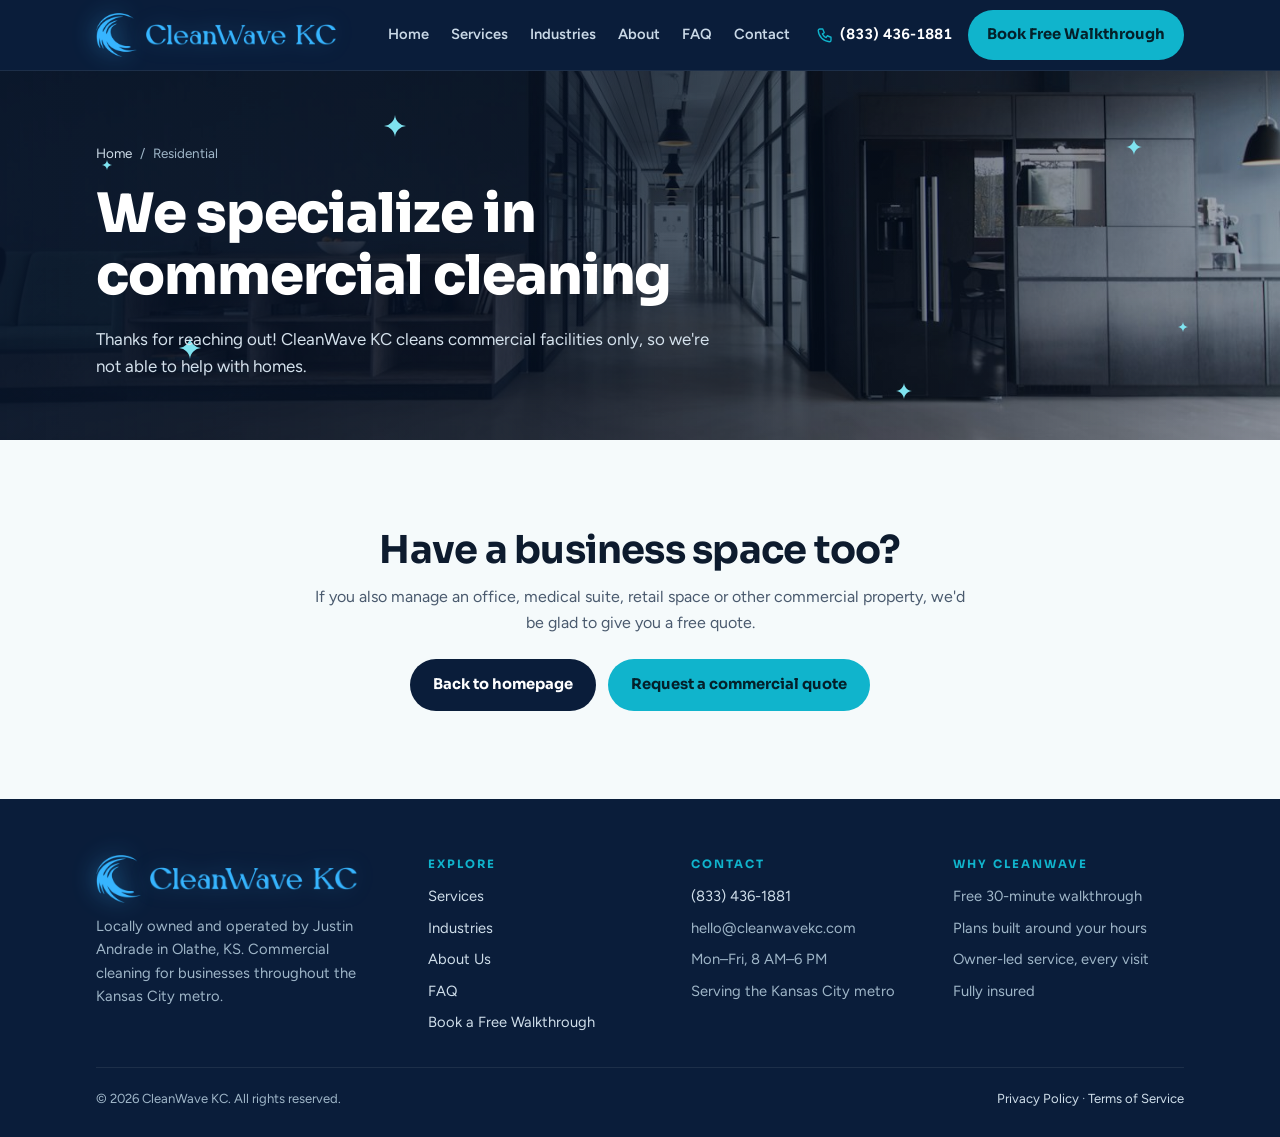
<file: residential.html>
<!doctype html>
<html lang="en">
<head>
<meta charset="utf-8">
<meta name="viewport" content="width=device-width, initial-scale=1, viewport-fit=cover">
<title>Residential · CleanWave KC</title>
<link rel="icon" type="image/png" href="img/logo-mark.png">
<meta name="claude:viewport-fit-sides" content="cover">
<meta name="robots" content="noindex">
<link rel="preconnect" href="https://fonts.googleapis.com"><link rel="preconnect" href="https://fonts.gstatic.com" crossorigin><link rel="stylesheet" href="https://fonts.googleapis.com/css2?family=Sora:wght@500;600;700;800&family=Figtree:wght@400;500;600;700&display=swap">
<link rel="stylesheet" href="styles.css">
<style>:root{padding-top:env(safe-area-inset-top,0px);padding-bottom:env(safe-area-inset-bottom,0px)}[hidden]{display:none!important}</style>
<!-- Meta Pixel -->
<script>
!function(f,b,e,v,n,t,s){if(f.fbq)return;n=f.fbq=function(){n.callMethod?
n.callMethod.apply(n,arguments):n.queue.push(arguments)};if(!f._fbq)f._fbq=n;
n.push=n;n.loaded=!0;n.version='2.0';n.queue=[];t=b.createElement(e);t.async=!0;
t.src=v;s=b.getElementsByTagName(e)[0];s.parentNode.insertBefore(t,s)}(window,
document,'script','https://connect.facebook.net/en_US/fbevents.js');
fbq('init', '2167395890811356');
fbq('track', 'PageView');
</script>
<noscript><img height="1" width="1" style="display:none" alt="" src="https://www.facebook.com/tr?id=2167395890811356&amp;ev=PageView&amp;noscript=1"></noscript>
<!-- End Meta Pixel -->
</head>
<body>
<svg width="0" height="0" style="position:absolute" aria-hidden="true"><defs>
<symbol id="i-check" viewBox="0 0 24 24"><circle cx="12" cy="12" r="9"/><path d="m8 12.5 2.7 2.7L16 9.8"/></symbol>
<symbol id="i-x" viewBox="0 0 24 24"><circle cx="12" cy="12" r="9"/><path d="m9 9 6 6M15 9l-6 6"/></symbol>
<symbol id="i-arrow" viewBox="0 0 24 24"><path d="M5 12h14M13 6l6 6-6 6"/></symbol>
<symbol id="i-phone" viewBox="0 0 24 24"><path d="M5 4h4l2 5-2.5 1.5a11 11 0 0 0 5 5L15 13l5 2v4a2 2 0 0 1-2 2A16 16 0 0 1 3 6a2 2 0 0 1 2-2"/></symbol>
<symbol id="i-mail" viewBox="0 0 24 24"><rect x="3" y="5" width="18" height="14" rx="2"/><path d="m3 7 9 6 9-6"/></symbol>
<symbol id="i-clock" viewBox="0 0 24 24"><circle cx="12" cy="12" r="9"/><path d="M12 7v5l3 2"/></symbol>
<symbol id="i-shield" viewBox="0 0 24 24"><path d="M12 3 4 6v6c0 4.5 3.4 8.3 8 9 4.6-.7 8-4.5 8-9V6z"/><path d="m9 12 2 2 4-4"/></symbol>
<symbol id="i-user" viewBox="0 0 24 24"><circle cx="12" cy="8" r="4"/><path d="M4 21a8 8 0 0 1 16 0"/></symbol>
<symbol id="i-pin" viewBox="0 0 24 24"><path d="M12 21s-7-6.2-7-12a7 7 0 0 1 14 0c0 5.8-7 12-7 12z"/><circle cx="12" cy="9" r="2.5"/></symbol>
<symbol id="i-star" viewBox="0 0 24 24"><path d="m12 3 2.7 5.6 6.1.9-4.4 4.3 1 6.1L12 17l-5.4 2.9 1-6.1-4.4-4.3 6.1-.9z"/></symbol>
<symbol id="i-cal" viewBox="0 0 24 24"><rect x="3" y="5" width="18" height="16" rx="2"/><path d="M3 10h18M8 3v4M16 3v4M9 15l2 2 4-4"/></symbol>
<symbol id="i-clip" viewBox="0 0 24 24"><rect x="5" y="4" width="14" height="17" rx="2"/><path d="M9 4h6v3H9zM9 12l2 2 4-4M9 17h6"/></symbol>
<symbol id="i-walk" viewBox="0 0 24 24"><circle cx="13" cy="4" r="2"/><path d="m9 21 2-6 3 3v3M7 12l3-4 4 1 3 3M11 15l-1-5"/></symbol>
<symbol id="i-doc" viewBox="0 0 24 24"><path d="M6 3h8l4 4v14H6z"/><path d="M14 3v4h4M9 12h6M9 16h6"/></symbol>
<symbol id="i-search" viewBox="0 0 24 24"><circle cx="11" cy="11" r="6"/><path d="m20 20-4.5-4.5"/></symbol>
<symbol id="i-chat" viewBox="0 0 24 24"><path d="M4 5h16v11H9l-5 4z"/></symbol>
<symbol id="i-bolt" viewBox="0 0 24 24"><path d="M13 3 5 14h6l-1 7 8-11h-6z"/></symbol>
<symbol id="i-menu" viewBox="0 0 24 24"><path d="M4 7h16M4 12h16M4 17h16"/></symbol>
<symbol id="i-leaf" viewBox="0 0 24 24"><path d="M5 19c0-8 5-14 15-14 0 10-6 15-14 15"/><path d="M5 19 13 11"/></symbol>
<symbol id="i-building" viewBox="0 0 24 24"><path d="M4 21V5l8-2v18M12 8h8v13"/><path d="M2 21h20M7 8h2M7 12h2M7 16h2M15 12h2M15 16h2"/></symbol>
<symbol id="i-key" viewBox="0 0 24 24"><circle cx="8" cy="14" r="4"/><path d="m11 11 9-9M17 5l2 2M15 7l2 2"/></symbol>
</defs></svg>
<header class="top">
  <div class="wrap">
    <a class="logo" href="index.html" aria-label="CleanWave KC home"><span class="brand-logo"><img class="brand-mark" src="img/logo-mark.png" alt="" width="43" height="46"><img class="brand-word" src="img/logo-word.png" alt="CleanWave KC" width="199" height="23"></span></a>
    <nav class="nav" aria-label="Main"><a href="index.html">Home</a><a href="services.html">Services</a><a href="industries.html">Industries</a><a href="about.html">About</a><a href="faq.html">FAQ</a><a href="quote.html">Contact</a></nav>
    <a class="phone" href="tel:+18334361881"><svg class="ico"><use href="#i-phone"/></svg>(833) 436-1881</a>
    <a class="btn btn-teal" href="quote.html">Book Free Walkthrough</a>
    <button class="burger" id="burger" aria-label="Open menu" aria-expanded="false"><svg class="ico" style="width:26px;height:26px"><use href="#i-menu"/></svg></button>
  </div>
  <nav class="mnav" id="mnav" aria-label="Mobile"><a href="index.html">Home</a><a href="services.html">Services</a><a href="industries.html">Industries</a><a href="about.html">About</a><a href="faq.html">FAQ</a><a href="quote.html">Contact</a><a href="tel:+18334361881">Call (833) 436-1881</a><a class="btn btn-teal" href="quote.html">Book My Free Walkthrough</a></nav>
</header>
<main>
<section class="hero phero small" style="background-image:url('img/hero-plain.jpg')">
  <div class="wrap">
    <nav class="crumbs" aria-label="Breadcrumb"><a href="index.html">Home</a><span>/</span><span>Residential</span></nav>
    <h1>We specialize in commercial cleaning</h1>
    <p class="lede">Thanks for reaching out! CleanWave KC cleans commercial facilities only, so we're not able to help with homes.</p>
    
  </div>
</section>
<section class="sec"><div class="wrap">
  <div class="head" style="margin-bottom:0"><h2>Have a business space too?</h2><p>If you also manage an office, medical suite, retail space or other commercial property, we'd be glad to give you a free quote.</p>
  <div class="ctas" style="margin-top:12px"><a class="btn btn-navy" href="index.html">Back to homepage</a><a class="btn btn-teal" href="quote.html">Request a commercial quote</a></div></div>
</div></section>
</main>
<footer>
  <div class="wrap">
    <div>
      <a class="logo" href="index.html" aria-label="CleanWave KC home"><span class="brand-logo"><img class="brand-mark" src="img/logo-mark.png" alt="" width="43" height="46"><img class="brand-word" src="img/logo-word.png" alt="CleanWave KC" width="199" height="23"></span></a>
      <p style="font-size:.92rem;max-width:32ch">Locally owned and operated by Justin Andrade in Olathe, KS. Commercial cleaning for businesses throughout the Kansas City metro.</p>
    </div>
    <div><h4>Explore</h4><ul><li><a href="services.html">Services</a></li><li><a href="industries.html">Industries</a></li><li><a href="about.html">About Us</a></li><li><a href="faq.html">FAQ</a></li><li><a href="quote.html">Book a Free Walkthrough</a></li></ul></div>
    <div><h4>Contact</h4><ul><li><a href="tel:+18334361881">(833) 436-1881</a></li><li>hello@cleanwavekc.com</li><li>Mon–Fri, 8 AM–6 PM</li><li>Serving the Kansas City metro</li></ul></div>
    <div><h4>Why CleanWave</h4><ul><li>Free 30-minute walkthrough</li><li>Plans built around your hours</li><li>Owner-led service, every visit</li><li>Fully insured</li></ul></div>
    <div class="legal"><span>© 2026 CleanWave KC. All rights reserved.</span><span><a href="privacy-policy.html">Privacy Policy</a> · <a href="terms.html">Terms of Service</a></span></div>
  </div>
</footer>
<script src="site.js"></script>
</body>
</html>
</file>
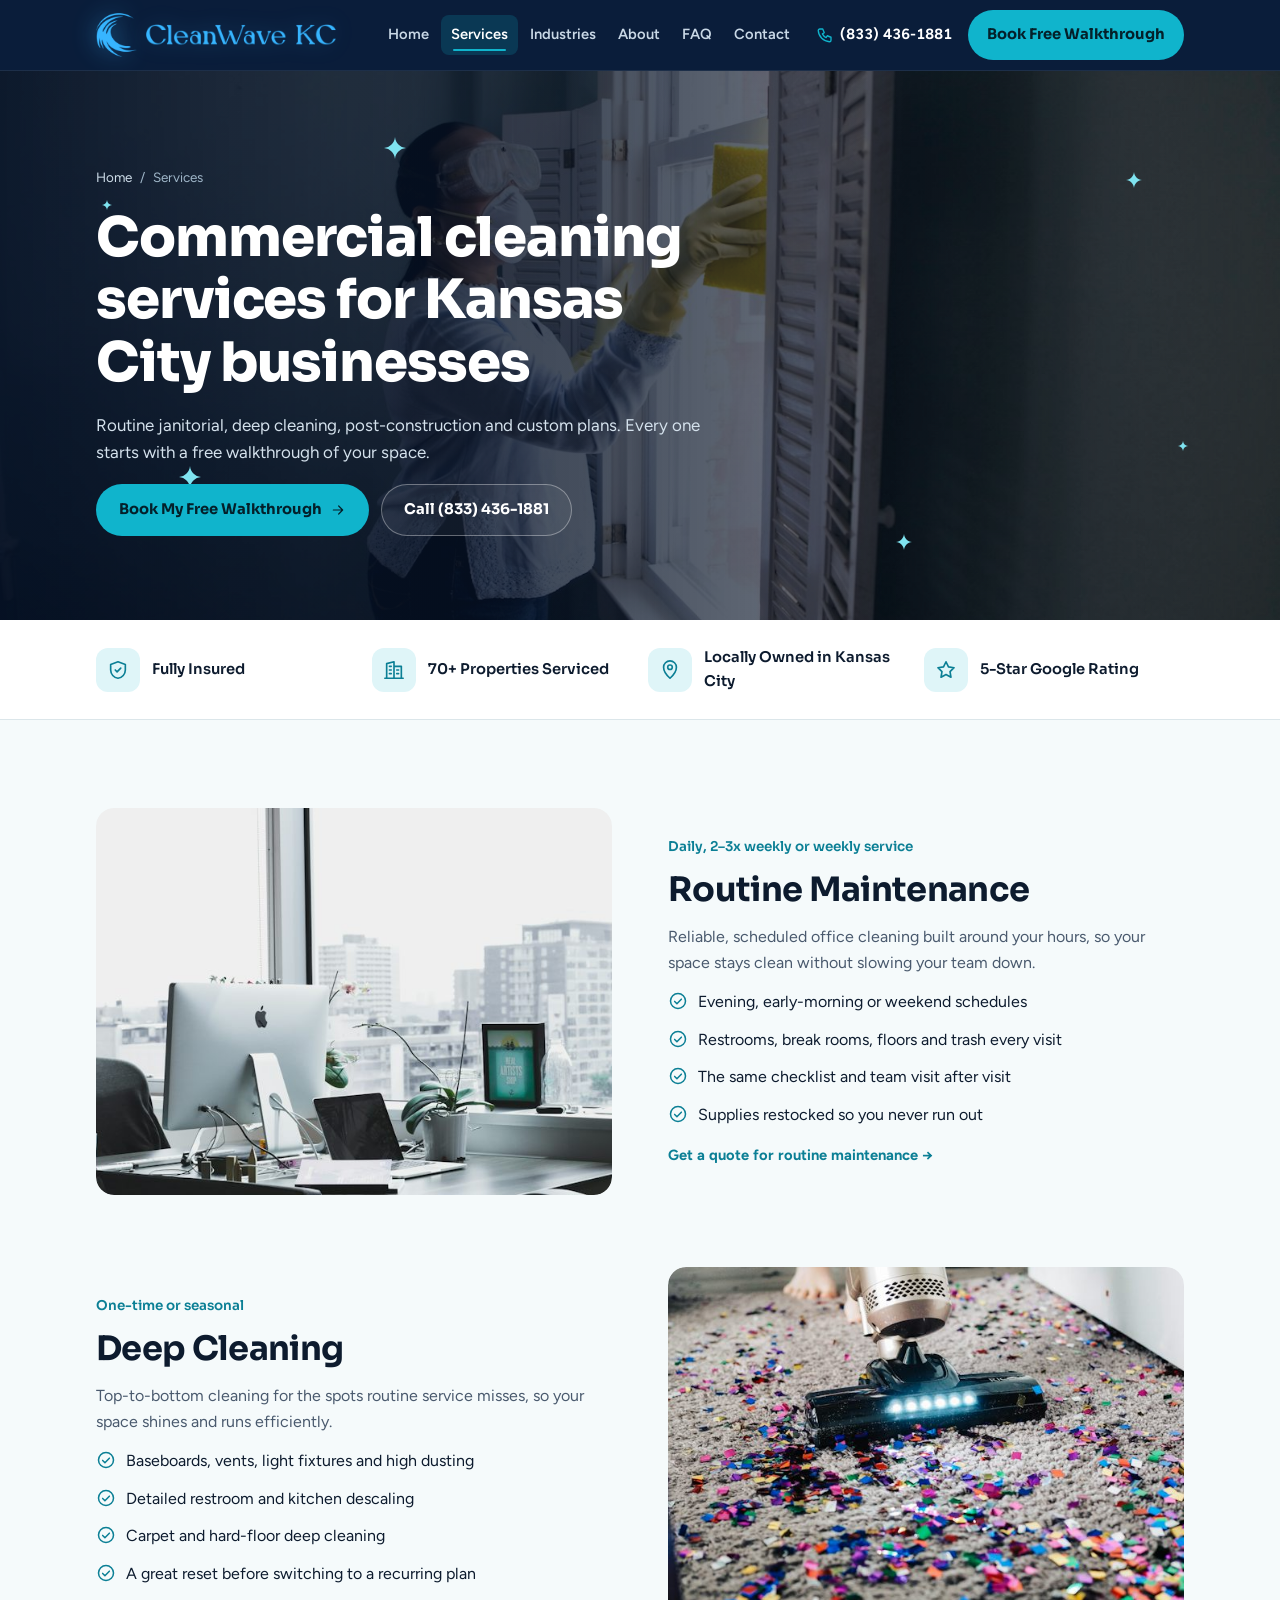
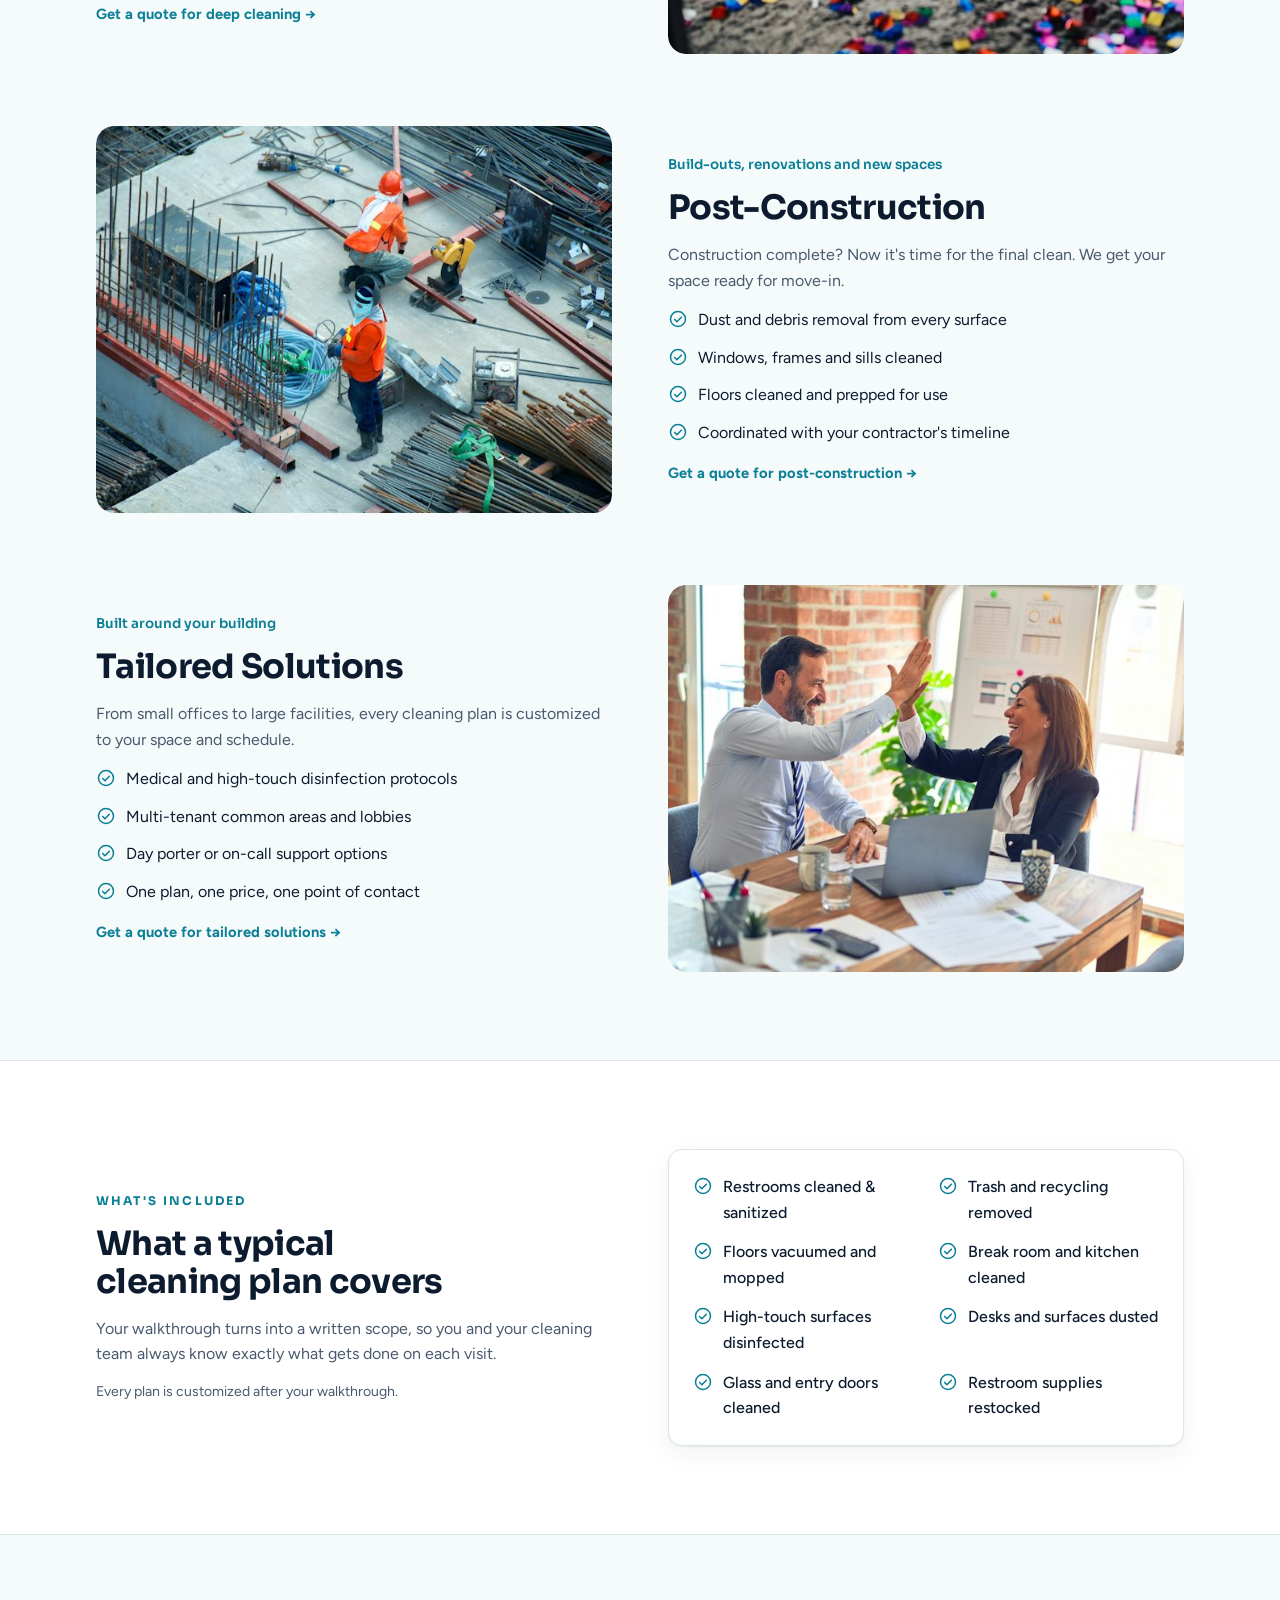
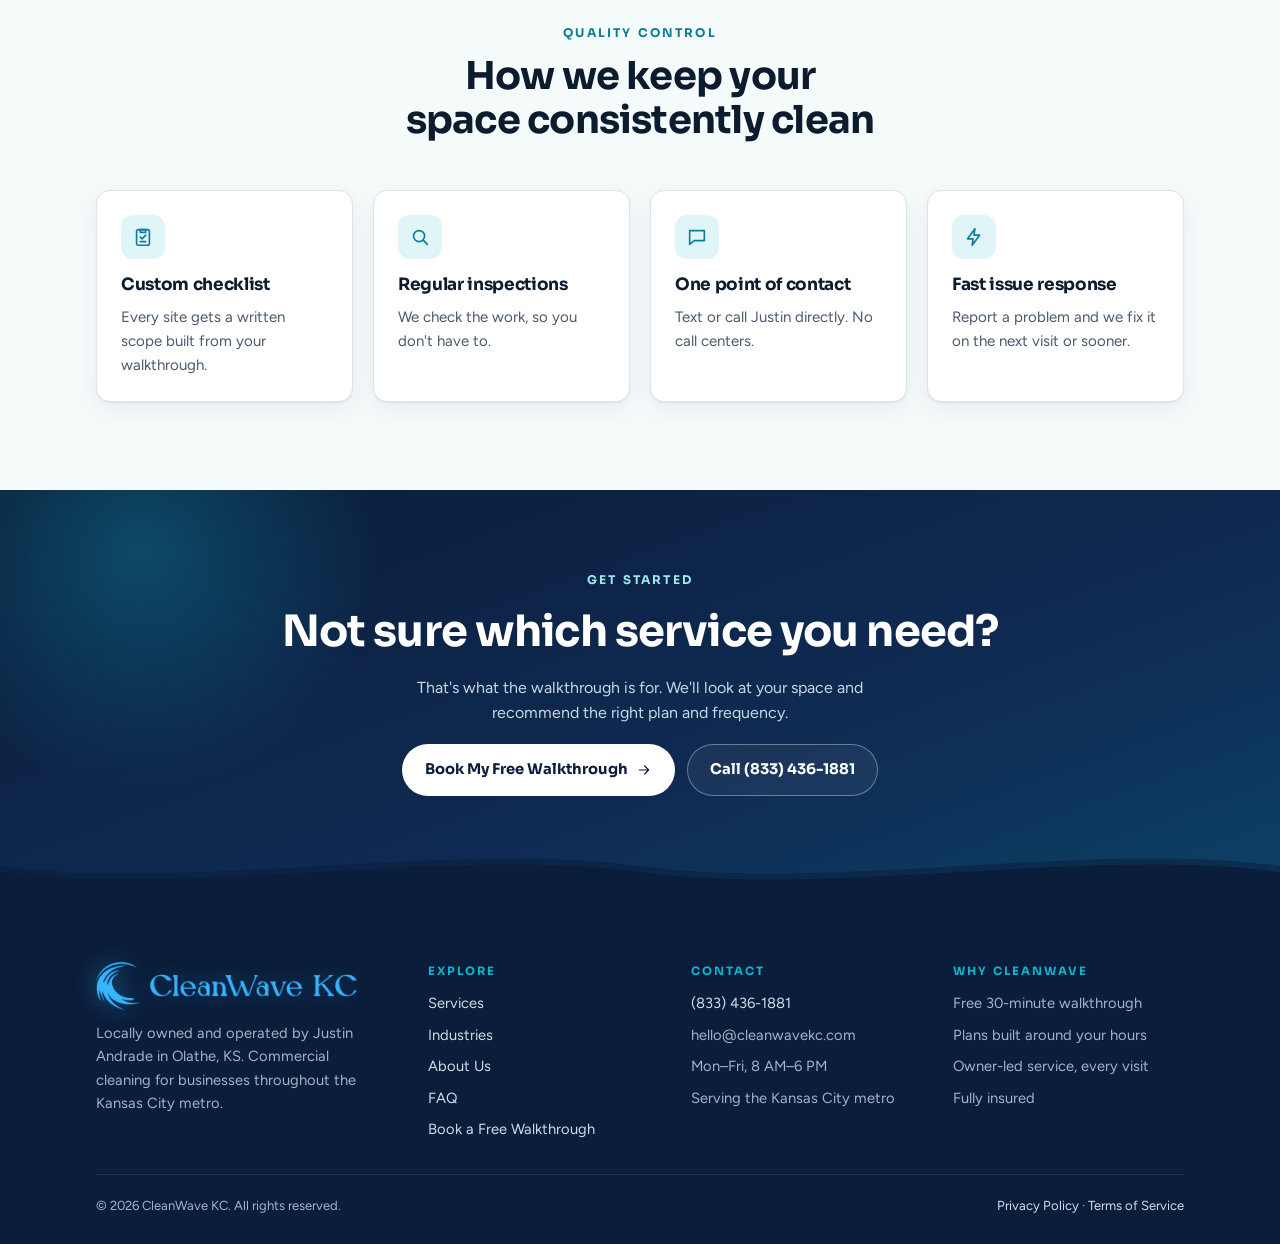
<file: services.html>
<!doctype html>
<html lang="en">
<head>
<meta charset="utf-8">
<meta name="viewport" content="width=device-width, initial-scale=1, viewport-fit=cover">
<title>Commercial Cleaning Services in Kansas City | CleanWave KC</title>
<link rel="icon" type="image/png" href="img/logo-mark.png">
<meta name="claude:viewport-fit-sides" content="cover">
<link rel="preconnect" href="https://fonts.googleapis.com"><link rel="preconnect" href="https://fonts.gstatic.com" crossorigin><link rel="stylesheet" href="https://fonts.googleapis.com/css2?family=Sora:wght@500;600;700;800&family=Figtree:wght@400;500;600;700&display=swap">
<link rel="stylesheet" href="styles.css">
<style>:root{padding-top:env(safe-area-inset-top,0px);padding-bottom:env(safe-area-inset-bottom,0px)}[hidden]{display:none!important}</style>
<!-- Meta Pixel -->
<script>
!function(f,b,e,v,n,t,s){if(f.fbq)return;n=f.fbq=function(){n.callMethod?
n.callMethod.apply(n,arguments):n.queue.push(arguments)};if(!f._fbq)f._fbq=n;
n.push=n;n.loaded=!0;n.version='2.0';n.queue=[];t=b.createElement(e);t.async=!0;
t.src=v;s=b.getElementsByTagName(e)[0];s.parentNode.insertBefore(t,s)}(window,
document,'script','https://connect.facebook.net/en_US/fbevents.js');
fbq('init', '2167395890811356');
fbq('track', 'PageView');
</script>
<noscript><img height="1" width="1" style="display:none" alt="" src="https://www.facebook.com/tr?id=2167395890811356&amp;ev=PageView&amp;noscript=1"></noscript>
<!-- End Meta Pixel -->
  <meta name="description" content="Routine janitorial maintenance, deep cleaning and post-construction cleaning for Kansas City businesses. Plans built around your hours after a free walkthrough.">
  <link rel="canonical" href="https://www.cleanwavekc.com/services">
</head>
<body>
<svg width="0" height="0" style="position:absolute" aria-hidden="true"><defs>
<symbol id="i-check" viewBox="0 0 24 24"><circle cx="12" cy="12" r="9"/><path d="m8 12.5 2.7 2.7L16 9.8"/></symbol>
<symbol id="i-x" viewBox="0 0 24 24"><circle cx="12" cy="12" r="9"/><path d="m9 9 6 6M15 9l-6 6"/></symbol>
<symbol id="i-arrow" viewBox="0 0 24 24"><path d="M5 12h14M13 6l6 6-6 6"/></symbol>
<symbol id="i-phone" viewBox="0 0 24 24"><path d="M5 4h4l2 5-2.5 1.5a11 11 0 0 0 5 5L15 13l5 2v4a2 2 0 0 1-2 2A16 16 0 0 1 3 6a2 2 0 0 1 2-2"/></symbol>
<symbol id="i-mail" viewBox="0 0 24 24"><rect x="3" y="5" width="18" height="14" rx="2"/><path d="m3 7 9 6 9-6"/></symbol>
<symbol id="i-clock" viewBox="0 0 24 24"><circle cx="12" cy="12" r="9"/><path d="M12 7v5l3 2"/></symbol>
<symbol id="i-shield" viewBox="0 0 24 24"><path d="M12 3 4 6v6c0 4.5 3.4 8.3 8 9 4.6-.7 8-4.5 8-9V6z"/><path d="m9 12 2 2 4-4"/></symbol>
<symbol id="i-user" viewBox="0 0 24 24"><circle cx="12" cy="8" r="4"/><path d="M4 21a8 8 0 0 1 16 0"/></symbol>
<symbol id="i-pin" viewBox="0 0 24 24"><path d="M12 21s-7-6.2-7-12a7 7 0 0 1 14 0c0 5.8-7 12-7 12z"/><circle cx="12" cy="9" r="2.5"/></symbol>
<symbol id="i-star" viewBox="0 0 24 24"><path d="m12 3 2.7 5.6 6.1.9-4.4 4.3 1 6.1L12 17l-5.4 2.9 1-6.1-4.4-4.3 6.1-.9z"/></symbol>
<symbol id="i-cal" viewBox="0 0 24 24"><rect x="3" y="5" width="18" height="16" rx="2"/><path d="M3 10h18M8 3v4M16 3v4M9 15l2 2 4-4"/></symbol>
<symbol id="i-clip" viewBox="0 0 24 24"><rect x="5" y="4" width="14" height="17" rx="2"/><path d="M9 4h6v3H9zM9 12l2 2 4-4M9 17h6"/></symbol>
<symbol id="i-walk" viewBox="0 0 24 24"><circle cx="13" cy="4" r="2"/><path d="m9 21 2-6 3 3v3M7 12l3-4 4 1 3 3M11 15l-1-5"/></symbol>
<symbol id="i-doc" viewBox="0 0 24 24"><path d="M6 3h8l4 4v14H6z"/><path d="M14 3v4h4M9 12h6M9 16h6"/></symbol>
<symbol id="i-search" viewBox="0 0 24 24"><circle cx="11" cy="11" r="6"/><path d="m20 20-4.5-4.5"/></symbol>
<symbol id="i-chat" viewBox="0 0 24 24"><path d="M4 5h16v11H9l-5 4z"/></symbol>
<symbol id="i-bolt" viewBox="0 0 24 24"><path d="M13 3 5 14h6l-1 7 8-11h-6z"/></symbol>
<symbol id="i-menu" viewBox="0 0 24 24"><path d="M4 7h16M4 12h16M4 17h16"/></symbol>
<symbol id="i-leaf" viewBox="0 0 24 24"><path d="M5 19c0-8 5-14 15-14 0 10-6 15-14 15"/><path d="M5 19 13 11"/></symbol>
<symbol id="i-building" viewBox="0 0 24 24"><path d="M4 21V5l8-2v18M12 8h8v13"/><path d="M2 21h20M7 8h2M7 12h2M7 16h2M15 12h2M15 16h2"/></symbol>
<symbol id="i-key" viewBox="0 0 24 24"><circle cx="8" cy="14" r="4"/><path d="m11 11 9-9M17 5l2 2M15 7l2 2"/></symbol>
</defs></svg>
<header class="top">
  <div class="wrap">
    <a class="logo" href="index.html" aria-label="CleanWave KC home"><span class="brand-logo"><img class="brand-mark" src="img/logo-mark.png" alt="" width="43" height="46"><img class="brand-word" src="img/logo-word.png" alt="CleanWave KC" width="199" height="23"></span></a>
    <nav class="nav" aria-label="Main"><a href="index.html">Home</a><a href="services.html" aria-current="page">Services</a><a href="industries.html">Industries</a><a href="about.html">About</a><a href="faq.html">FAQ</a><a href="quote.html">Contact</a></nav>
    <a class="phone" href="tel:+18334361881"><svg class="ico"><use href="#i-phone"/></svg>(833) 436-1881</a>
    <a class="btn btn-teal" href="quote.html">Book Free Walkthrough</a>
    <button class="burger" id="burger" aria-label="Open menu" aria-expanded="false"><svg class="ico" style="width:26px;height:26px"><use href="#i-menu"/></svg></button>
  </div>
  <nav class="mnav" id="mnav" aria-label="Mobile"><a href="index.html">Home</a><a href="services.html" aria-current="page">Services</a><a href="industries.html">Industries</a><a href="about.html">About</a><a href="faq.html">FAQ</a><a href="quote.html">Contact</a><a href="tel:+18334361881">Call (833) 436-1881</a><a class="btn btn-teal" href="quote.html">Book My Free Walkthrough</a></nav>
</header>
<main>
<section class="hero phero" style="background-image:url('img/hero-services.jpg')">
  <div class="wrap">
    <nav class="crumbs" aria-label="Breadcrumb"><a href="index.html">Home</a><span>/</span><span>Services</span></nav>
    <h1>Commercial cleaning services for Kansas City businesses</h1>
    <p class="lede">Routine janitorial, deep cleaning, post-construction and custom plans. Every one starts with a free walkthrough of your space.</p>
    <div class="ctas"><a class="btn btn-teal" href="quote.html">Book My Free Walkthrough <svg class="ico"><use href="#i-arrow"/></svg></a><a class="btn btn-ghost" href="tel:+18334361881">Call (833) 436-1881</a></div>
  </div>
</section>
<section class="trust" aria-label="Why businesses trust us"><div class="wrap">
  <div><span class="badge"><svg class="ico"><use href="#i-shield"/></svg></span>Fully Insured</div>
  <div><span class="badge"><svg class="ico"><use href="#i-building"/></svg></span>70+ Properties Serviced</div>
  <div><span class="badge"><svg class="ico"><use href="#i-pin"/></svg></span>Locally Owned in Kansas City</div>
  <div><span class="badge"><svg class="ico"><use href="#i-star"/></svg></span>5-Star Google Rating</div>
</div></section>
<section class="sec"><div class="wrap"><div class="split" id="routine">
  <div class="media"><img src="img/svc-routine.jpg" alt="Routine Maintenance" loading="lazy"></div>
  <div class="copy"><span class="tagline">Daily, 2–3x weekly or weekly service</span><h2>Routine Maintenance</h2><p>Reliable, scheduled office cleaning built around your hours, so your space stays clean without slowing your team down.</p><ul class="ticks"><li><svg class="ico"><use href="#i-check"/></svg>Evening, early-morning or weekend schedules</li><li><svg class="ico"><use href="#i-check"/></svg>Restrooms, break rooms, floors and trash every visit</li><li><svg class="ico"><use href="#i-check"/></svg>The same checklist and team visit after visit</li><li><svg class="ico"><use href="#i-check"/></svg>Supplies restocked so you never run out</li></ul><div><a class="link" href="quote.html">Get a quote for routine maintenance →</a></div></div>
</div><div class="split flip" id="deep">
  <div class="media"><img src="img/svc-deep.jpg" alt="Deep Cleaning" loading="lazy"></div>
  <div class="copy"><span class="tagline">One-time or seasonal</span><h2>Deep Cleaning</h2><p>Top-to-bottom cleaning for the spots routine service misses, so your space shines and runs efficiently.</p><ul class="ticks"><li><svg class="ico"><use href="#i-check"/></svg>Baseboards, vents, light fixtures and high dusting</li><li><svg class="ico"><use href="#i-check"/></svg>Detailed restroom and kitchen descaling</li><li><svg class="ico"><use href="#i-check"/></svg>Carpet and hard-floor deep cleaning</li><li><svg class="ico"><use href="#i-check"/></svg>A great reset before switching to a recurring plan</li></ul><div><a class="link" href="quote.html">Get a quote for deep cleaning →</a></div></div>
</div><div class="split" id="post">
  <div class="media"><img src="img/svc-post.jpg" alt="Post-Construction" loading="lazy"></div>
  <div class="copy"><span class="tagline">Build-outs, renovations and new spaces</span><h2>Post-Construction</h2><p>Construction complete? Now it's time for the final clean. We get your space ready for move-in.</p><ul class="ticks"><li><svg class="ico"><use href="#i-check"/></svg>Dust and debris removal from every surface</li><li><svg class="ico"><use href="#i-check"/></svg>Windows, frames and sills cleaned</li><li><svg class="ico"><use href="#i-check"/></svg>Floors cleaned and prepped for use</li><li><svg class="ico"><use href="#i-check"/></svg>Coordinated with your contractor's timeline</li></ul><div><a class="link" href="quote.html">Get a quote for post-construction →</a></div></div>
</div><div class="split flip" id="tailored">
  <div class="media"><img src="img/svc-tailored.jpg" alt="Tailored Solutions" loading="lazy"></div>
  <div class="copy"><span class="tagline">Built around your building</span><h2>Tailored Solutions</h2><p>From small offices to large facilities, every cleaning plan is customized to your space and schedule.</p><ul class="ticks"><li><svg class="ico"><use href="#i-check"/></svg>Medical and high-touch disinfection protocols</li><li><svg class="ico"><use href="#i-check"/></svg>Multi-tenant common areas and lobbies</li><li><svg class="ico"><use href="#i-check"/></svg>Day porter or on-call support options</li><li><svg class="ico"><use href="#i-check"/></svg>One plan, one price, one point of contact</li></ul><div><a class="link" href="quote.html">Get a quote for tailored solutions →</a></div></div>
</div></div></section>
<section class="sec alt"><div class="wrap split">
  <div class="copy"><span class="eyebrow">What's included</span><h2>What a typical cleaning plan covers</h2><p>Your walkthrough turns into a written scope, so you and your cleaning team always know exactly what gets done on each visit.</p><p class="note">Every plan is customized after your walkthrough.</p></div>
  <ul class="checks"><li><svg class="ico"><use href="#i-check"/></svg>Restrooms cleaned &amp; sanitized</li><li><svg class="ico"><use href="#i-check"/></svg>Trash and recycling removed</li><li><svg class="ico"><use href="#i-check"/></svg>Floors vacuumed and mopped</li><li><svg class="ico"><use href="#i-check"/></svg>Break room and kitchen cleaned</li><li><svg class="ico"><use href="#i-check"/></svg>High-touch surfaces disinfected</li><li><svg class="ico"><use href="#i-check"/></svg>Desks and surfaces dusted</li><li><svg class="ico"><use href="#i-check"/></svg>Glass and entry doors cleaned</li><li><svg class="ico"><use href="#i-check"/></svg>Restroom supplies restocked</li></ul>
</div></section>
<section class="sec"><div class="wrap">
  <div class="head"><span class="eyebrow">Quality control</span><h2>How we keep your space consistently clean</h2></div>
  <div class="grid g4">
  <article class="card"><span class="badge"><svg class="ico"><use href="#i-clip"/></svg></span><h3>Custom checklist</h3><p>Every site gets a written scope built from your walkthrough.</p></article>
  <article class="card"><span class="badge"><svg class="ico"><use href="#i-search"/></svg></span><h3>Regular inspections</h3><p>We check the work, so you don't have to.</p></article>
  <article class="card"><span class="badge"><svg class="ico"><use href="#i-chat"/></svg></span><h3>One point of contact</h3><p>Text or call Justin directly. No call centers.</p></article>
  <article class="card"><span class="badge"><svg class="ico"><use href="#i-bolt"/></svg></span><h3>Fast issue response</h3><p>Report a problem and we fix it on the next visit or sooner.</p></article>
</div>
</div></section>
<section class="cta"><div class="wrap">
  <span class="eyebrow" style="color:#9fe7f1">Get started</span>
  <h2>Not sure which service you need?</h2><p>That's what the walkthrough is for. We'll look at your space and recommend the right plan and frequency.</p>
  <div class="ctas"><a class="btn btn-white" href="quote.html">Book My Free Walkthrough <svg class="ico"><use href="#i-arrow"/></svg></a><a class="btn btn-ghost" href="tel:+18334361881">Call (833) 436-1881</a></div>
</div></section>
</main>
<footer>
  <div class="wrap">
    <div>
      <a class="logo" href="index.html" aria-label="CleanWave KC home"><span class="brand-logo"><img class="brand-mark" src="img/logo-mark.png" alt="" width="43" height="46"><img class="brand-word" src="img/logo-word.png" alt="CleanWave KC" width="199" height="23"></span></a>
      <p style="font-size:.92rem;max-width:32ch">Locally owned and operated by Justin Andrade in Olathe, KS. Commercial cleaning for businesses throughout the Kansas City metro.</p>
    </div>
    <div><h4>Explore</h4><ul><li><a href="services.html">Services</a></li><li><a href="industries.html">Industries</a></li><li><a href="about.html">About Us</a></li><li><a href="faq.html">FAQ</a></li><li><a href="quote.html">Book a Free Walkthrough</a></li></ul></div>
    <div><h4>Contact</h4><ul><li><a href="tel:+18334361881">(833) 436-1881</a></li><li>hello@cleanwavekc.com</li><li>Mon–Fri, 8 AM–6 PM</li><li>Serving the Kansas City metro</li></ul></div>
    <div><h4>Why CleanWave</h4><ul><li>Free 30-minute walkthrough</li><li>Plans built around your hours</li><li>Owner-led service, every visit</li><li>Fully insured</li></ul></div>
    <div class="legal"><span>© 2026 CleanWave KC. All rights reserved.</span><span><a href="privacy-policy.html">Privacy Policy</a> · <a href="terms.html">Terms of Service</a></span></div>
  </div>
</footer>
<script src="site.js"></script>
</body>
</html>
</file>
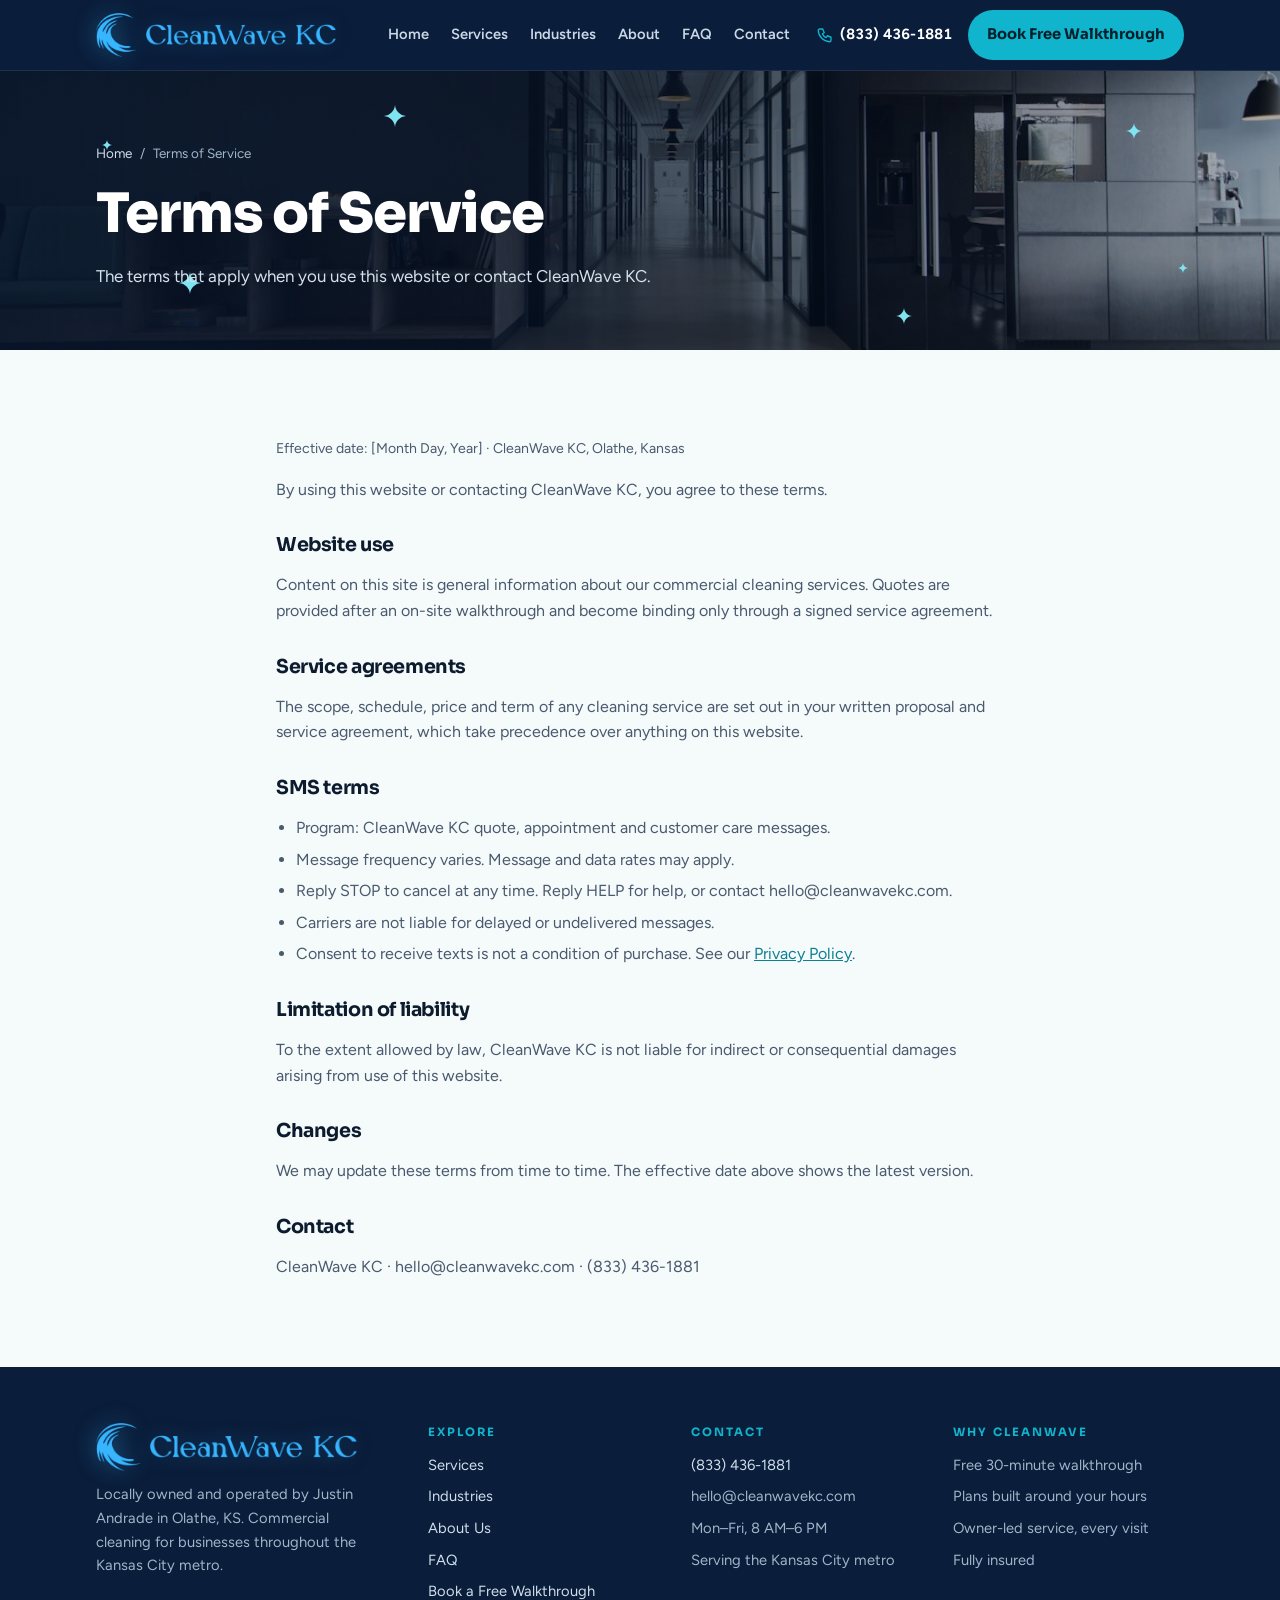
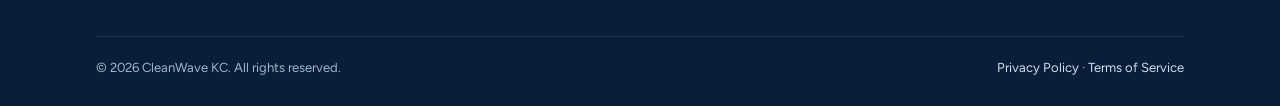
<file: terms.html>
<!doctype html>
<html lang="en">
<head>
<meta charset="utf-8">
<meta name="viewport" content="width=device-width, initial-scale=1, viewport-fit=cover">
<title>Terms of Service · CleanWave KC</title>
<link rel="icon" type="image/png" href="img/logo-mark.png">
<meta name="claude:viewport-fit-sides" content="cover">
<link rel="preconnect" href="https://fonts.googleapis.com"><link rel="preconnect" href="https://fonts.gstatic.com" crossorigin><link rel="stylesheet" href="https://fonts.googleapis.com/css2?family=Sora:wght@500;600;700;800&family=Figtree:wght@400;500;600;700&display=swap">
<link rel="stylesheet" href="styles.css">
<style>:root{padding-top:env(safe-area-inset-top,0px);padding-bottom:env(safe-area-inset-bottom,0px)}[hidden]{display:none!important}</style>
<!-- Meta Pixel -->
<script>
!function(f,b,e,v,n,t,s){if(f.fbq)return;n=f.fbq=function(){n.callMethod?
n.callMethod.apply(n,arguments):n.queue.push(arguments)};if(!f._fbq)f._fbq=n;
n.push=n;n.loaded=!0;n.version='2.0';n.queue=[];t=b.createElement(e);t.async=!0;
t.src=v;s=b.getElementsByTagName(e)[0];s.parentNode.insertBefore(t,s)}(window,
document,'script','https://connect.facebook.net/en_US/fbevents.js');
fbq('init', '2167395890811356');
fbq('track', 'PageView');
</script>
<noscript><img height="1" width="1" style="display:none" alt="" src="https://www.facebook.com/tr?id=2167395890811356&amp;ev=PageView&amp;noscript=1"></noscript>
<!-- End Meta Pixel -->
</head>
<body>
<svg width="0" height="0" style="position:absolute" aria-hidden="true"><defs>
<symbol id="i-check" viewBox="0 0 24 24"><circle cx="12" cy="12" r="9"/><path d="m8 12.5 2.7 2.7L16 9.8"/></symbol>
<symbol id="i-x" viewBox="0 0 24 24"><circle cx="12" cy="12" r="9"/><path d="m9 9 6 6M15 9l-6 6"/></symbol>
<symbol id="i-arrow" viewBox="0 0 24 24"><path d="M5 12h14M13 6l6 6-6 6"/></symbol>
<symbol id="i-phone" viewBox="0 0 24 24"><path d="M5 4h4l2 5-2.5 1.5a11 11 0 0 0 5 5L15 13l5 2v4a2 2 0 0 1-2 2A16 16 0 0 1 3 6a2 2 0 0 1 2-2"/></symbol>
<symbol id="i-mail" viewBox="0 0 24 24"><rect x="3" y="5" width="18" height="14" rx="2"/><path d="m3 7 9 6 9-6"/></symbol>
<symbol id="i-clock" viewBox="0 0 24 24"><circle cx="12" cy="12" r="9"/><path d="M12 7v5l3 2"/></symbol>
<symbol id="i-shield" viewBox="0 0 24 24"><path d="M12 3 4 6v6c0 4.5 3.4 8.3 8 9 4.6-.7 8-4.5 8-9V6z"/><path d="m9 12 2 2 4-4"/></symbol>
<symbol id="i-user" viewBox="0 0 24 24"><circle cx="12" cy="8" r="4"/><path d="M4 21a8 8 0 0 1 16 0"/></symbol>
<symbol id="i-pin" viewBox="0 0 24 24"><path d="M12 21s-7-6.2-7-12a7 7 0 0 1 14 0c0 5.8-7 12-7 12z"/><circle cx="12" cy="9" r="2.5"/></symbol>
<symbol id="i-star" viewBox="0 0 24 24"><path d="m12 3 2.7 5.6 6.1.9-4.4 4.3 1 6.1L12 17l-5.4 2.9 1-6.1-4.4-4.3 6.1-.9z"/></symbol>
<symbol id="i-cal" viewBox="0 0 24 24"><rect x="3" y="5" width="18" height="16" rx="2"/><path d="M3 10h18M8 3v4M16 3v4M9 15l2 2 4-4"/></symbol>
<symbol id="i-clip" viewBox="0 0 24 24"><rect x="5" y="4" width="14" height="17" rx="2"/><path d="M9 4h6v3H9zM9 12l2 2 4-4M9 17h6"/></symbol>
<symbol id="i-walk" viewBox="0 0 24 24"><circle cx="13" cy="4" r="2"/><path d="m9 21 2-6 3 3v3M7 12l3-4 4 1 3 3M11 15l-1-5"/></symbol>
<symbol id="i-doc" viewBox="0 0 24 24"><path d="M6 3h8l4 4v14H6z"/><path d="M14 3v4h4M9 12h6M9 16h6"/></symbol>
<symbol id="i-search" viewBox="0 0 24 24"><circle cx="11" cy="11" r="6"/><path d="m20 20-4.5-4.5"/></symbol>
<symbol id="i-chat" viewBox="0 0 24 24"><path d="M4 5h16v11H9l-5 4z"/></symbol>
<symbol id="i-bolt" viewBox="0 0 24 24"><path d="M13 3 5 14h6l-1 7 8-11h-6z"/></symbol>
<symbol id="i-menu" viewBox="0 0 24 24"><path d="M4 7h16M4 12h16M4 17h16"/></symbol>
<symbol id="i-leaf" viewBox="0 0 24 24"><path d="M5 19c0-8 5-14 15-14 0 10-6 15-14 15"/><path d="M5 19 13 11"/></symbol>
<symbol id="i-building" viewBox="0 0 24 24"><path d="M4 21V5l8-2v18M12 8h8v13"/><path d="M2 21h20M7 8h2M7 12h2M7 16h2M15 12h2M15 16h2"/></symbol>
<symbol id="i-key" viewBox="0 0 24 24"><circle cx="8" cy="14" r="4"/><path d="m11 11 9-9M17 5l2 2M15 7l2 2"/></symbol>
</defs></svg>
<header class="top">
  <div class="wrap">
    <a class="logo" href="index.html" aria-label="CleanWave KC home"><span class="brand-logo"><img class="brand-mark" src="img/logo-mark.png" alt="" width="43" height="46"><img class="brand-word" src="img/logo-word.png" alt="CleanWave KC" width="199" height="23"></span></a>
    <nav class="nav" aria-label="Main"><a href="index.html">Home</a><a href="services.html">Services</a><a href="industries.html">Industries</a><a href="about.html">About</a><a href="faq.html">FAQ</a><a href="quote.html">Contact</a></nav>
    <a class="phone" href="tel:+18334361881"><svg class="ico"><use href="#i-phone"/></svg>(833) 436-1881</a>
    <a class="btn btn-teal" href="quote.html">Book Free Walkthrough</a>
    <button class="burger" id="burger" aria-label="Open menu" aria-expanded="false"><svg class="ico" style="width:26px;height:26px"><use href="#i-menu"/></svg></button>
  </div>
  <nav class="mnav" id="mnav" aria-label="Mobile"><a href="index.html">Home</a><a href="services.html">Services</a><a href="industries.html">Industries</a><a href="about.html">About</a><a href="faq.html">FAQ</a><a href="quote.html">Contact</a><a href="tel:+18334361881">Call (833) 436-1881</a><a class="btn btn-teal" href="quote.html">Book My Free Walkthrough</a></nav>
</header>
<main>
<section class="hero phero small" style="background-image:url('img/hero-plain.jpg')">
  <div class="wrap">
    <nav class="crumbs" aria-label="Breadcrumb"><a href="index.html">Home</a><span>/</span><span>Terms of Service</span></nav>
    <h1>Terms of Service</h1>
    <p class="lede">The terms that apply when you use this website or contact CleanWave KC.</p>
    
  </div>
</section>
<section class="sec"><article class="wrap doc">
  <p class="note">Effective date: [Month Day, Year] · CleanWave KC, Olathe, Kansas</p>
  <p>By using this website or contacting CleanWave KC, you agree to these terms.</p>
  <h2>Website use</h2>
  <p>Content on this site is general information about our commercial cleaning services. Quotes are provided after an on-site walkthrough and become binding only through a signed service agreement.</p>
  <h2>Service agreements</h2>
  <p>The scope, schedule, price and term of any cleaning service are set out in your written proposal and service agreement, which take precedence over anything on this website.</p>
  <h2>SMS terms</h2>
  <ul><li>Program: CleanWave KC quote, appointment and customer care messages.</li><li>Message frequency varies. Message and data rates may apply.</li><li>Reply STOP to cancel at any time. Reply HELP for help, or contact hello@cleanwavekc.com.</li><li>Carriers are not liable for delayed or undelivered messages.</li><li>Consent to receive texts is not a condition of purchase. See our <a href="privacy-policy.html">Privacy Policy</a>.</li></ul>
  <h2>Limitation of liability</h2>
  <p>To the extent allowed by law, CleanWave KC is not liable for indirect or consequential damages arising from use of this website.</p>
  <h2>Changes</h2>
  <p>We may update these terms from time to time. The effective date above shows the latest version.</p>
  <h2>Contact</h2>
  <p>CleanWave KC · hello@cleanwavekc.com · (833) 436-1881</p>
</article></section>
</main>
<footer>
  <div class="wrap">
    <div>
      <a class="logo" href="index.html" aria-label="CleanWave KC home"><span class="brand-logo"><img class="brand-mark" src="img/logo-mark.png" alt="" width="43" height="46"><img class="brand-word" src="img/logo-word.png" alt="CleanWave KC" width="199" height="23"></span></a>
      <p style="font-size:.92rem;max-width:32ch">Locally owned and operated by Justin Andrade in Olathe, KS. Commercial cleaning for businesses throughout the Kansas City metro.</p>
    </div>
    <div><h4>Explore</h4><ul><li><a href="services.html">Services</a></li><li><a href="industries.html">Industries</a></li><li><a href="about.html">About Us</a></li><li><a href="faq.html">FAQ</a></li><li><a href="quote.html">Book a Free Walkthrough</a></li></ul></div>
    <div><h4>Contact</h4><ul><li><a href="tel:+18334361881">(833) 436-1881</a></li><li>hello@cleanwavekc.com</li><li>Mon–Fri, 8 AM–6 PM</li><li>Serving the Kansas City metro</li></ul></div>
    <div><h4>Why CleanWave</h4><ul><li>Free 30-minute walkthrough</li><li>Plans built around your hours</li><li>Owner-led service, every visit</li><li>Fully insured</li></ul></div>
    <div class="legal"><span>© 2026 CleanWave KC. All rights reserved.</span><span><a href="privacy-policy.html">Privacy Policy</a> · <a href="terms.html">Terms of Service</a></span></div>
  </div>
</footer>
<script src="site.js"></script>
</body>
</html>
</file>
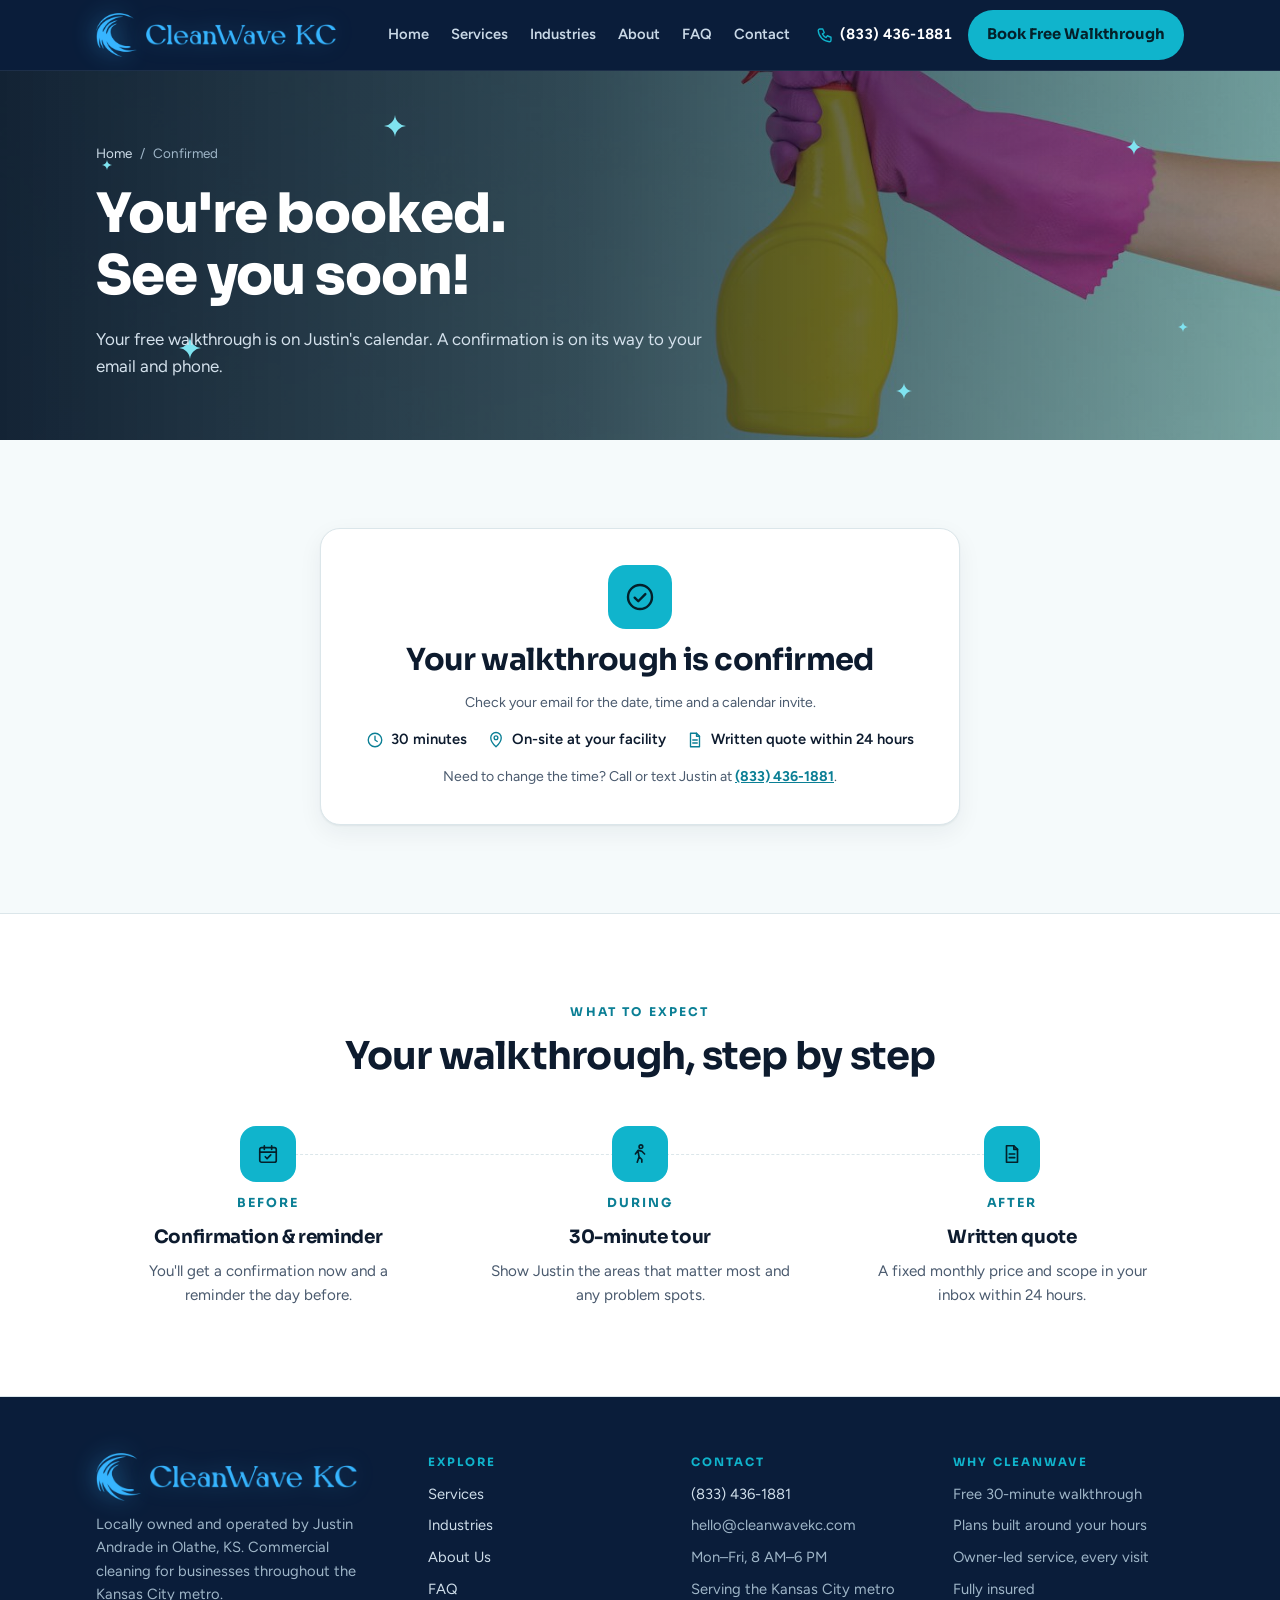
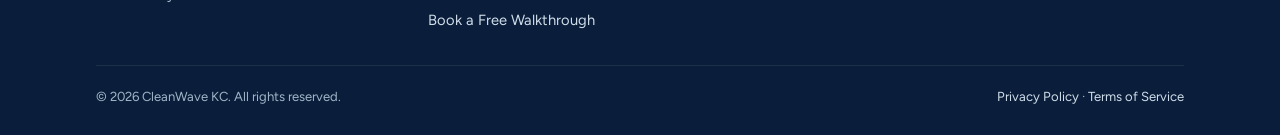
<file: thank-you.html>
<!doctype html>
<html lang="en">
<head>
<meta charset="utf-8">
<meta name="viewport" content="width=device-width, initial-scale=1, viewport-fit=cover">
<title>Thank You · CleanWave KC</title>
<link rel="icon" type="image/png" href="img/logo-mark.png">
<meta name="claude:viewport-fit-sides" content="cover">
<meta name="robots" content="noindex">
<link rel="preconnect" href="https://fonts.googleapis.com"><link rel="preconnect" href="https://fonts.gstatic.com" crossorigin><link rel="stylesheet" href="https://fonts.googleapis.com/css2?family=Sora:wght@500;600;700;800&family=Figtree:wght@400;500;600;700&display=swap">
<link rel="stylesheet" href="styles.css">
<style>:root{padding-top:env(safe-area-inset-top,0px);padding-bottom:env(safe-area-inset-bottom,0px)}[hidden]{display:none!important}</style>
<!-- Meta Pixel -->
<script>
!function(f,b,e,v,n,t,s){if(f.fbq)return;n=f.fbq=function(){n.callMethod?
n.callMethod.apply(n,arguments):n.queue.push(arguments)};if(!f._fbq)f._fbq=n;
n.push=n;n.loaded=!0;n.version='2.0';n.queue=[];t=b.createElement(e);t.async=!0;
t.src=v;s=b.getElementsByTagName(e)[0];s.parentNode.insertBefore(t,s)}(window,
document,'script','https://connect.facebook.net/en_US/fbevents.js');
fbq('init', '2167395890811356');
fbq('track', 'PageView');
</script>
<noscript><img height="1" width="1" style="display:none" alt="" src="https://www.facebook.com/tr?id=2167395890811356&amp;ev=PageView&amp;noscript=1"></noscript>
<!-- End Meta Pixel -->
</head>
<body>
<svg width="0" height="0" style="position:absolute" aria-hidden="true"><defs>
<symbol id="i-check" viewBox="0 0 24 24"><circle cx="12" cy="12" r="9"/><path d="m8 12.5 2.7 2.7L16 9.8"/></symbol>
<symbol id="i-x" viewBox="0 0 24 24"><circle cx="12" cy="12" r="9"/><path d="m9 9 6 6M15 9l-6 6"/></symbol>
<symbol id="i-arrow" viewBox="0 0 24 24"><path d="M5 12h14M13 6l6 6-6 6"/></symbol>
<symbol id="i-phone" viewBox="0 0 24 24"><path d="M5 4h4l2 5-2.5 1.5a11 11 0 0 0 5 5L15 13l5 2v4a2 2 0 0 1-2 2A16 16 0 0 1 3 6a2 2 0 0 1 2-2"/></symbol>
<symbol id="i-mail" viewBox="0 0 24 24"><rect x="3" y="5" width="18" height="14" rx="2"/><path d="m3 7 9 6 9-6"/></symbol>
<symbol id="i-clock" viewBox="0 0 24 24"><circle cx="12" cy="12" r="9"/><path d="M12 7v5l3 2"/></symbol>
<symbol id="i-shield" viewBox="0 0 24 24"><path d="M12 3 4 6v6c0 4.5 3.4 8.3 8 9 4.6-.7 8-4.5 8-9V6z"/><path d="m9 12 2 2 4-4"/></symbol>
<symbol id="i-user" viewBox="0 0 24 24"><circle cx="12" cy="8" r="4"/><path d="M4 21a8 8 0 0 1 16 0"/></symbol>
<symbol id="i-pin" viewBox="0 0 24 24"><path d="M12 21s-7-6.2-7-12a7 7 0 0 1 14 0c0 5.8-7 12-7 12z"/><circle cx="12" cy="9" r="2.5"/></symbol>
<symbol id="i-star" viewBox="0 0 24 24"><path d="m12 3 2.7 5.6 6.1.9-4.4 4.3 1 6.1L12 17l-5.4 2.9 1-6.1-4.4-4.3 6.1-.9z"/></symbol>
<symbol id="i-cal" viewBox="0 0 24 24"><rect x="3" y="5" width="18" height="16" rx="2"/><path d="M3 10h18M8 3v4M16 3v4M9 15l2 2 4-4"/></symbol>
<symbol id="i-clip" viewBox="0 0 24 24"><rect x="5" y="4" width="14" height="17" rx="2"/><path d="M9 4h6v3H9zM9 12l2 2 4-4M9 17h6"/></symbol>
<symbol id="i-walk" viewBox="0 0 24 24"><circle cx="13" cy="4" r="2"/><path d="m9 21 2-6 3 3v3M7 12l3-4 4 1 3 3M11 15l-1-5"/></symbol>
<symbol id="i-doc" viewBox="0 0 24 24"><path d="M6 3h8l4 4v14H6z"/><path d="M14 3v4h4M9 12h6M9 16h6"/></symbol>
<symbol id="i-search" viewBox="0 0 24 24"><circle cx="11" cy="11" r="6"/><path d="m20 20-4.5-4.5"/></symbol>
<symbol id="i-chat" viewBox="0 0 24 24"><path d="M4 5h16v11H9l-5 4z"/></symbol>
<symbol id="i-bolt" viewBox="0 0 24 24"><path d="M13 3 5 14h6l-1 7 8-11h-6z"/></symbol>
<symbol id="i-menu" viewBox="0 0 24 24"><path d="M4 7h16M4 12h16M4 17h16"/></symbol>
<symbol id="i-leaf" viewBox="0 0 24 24"><path d="M5 19c0-8 5-14 15-14 0 10-6 15-14 15"/><path d="M5 19 13 11"/></symbol>
<symbol id="i-building" viewBox="0 0 24 24"><path d="M4 21V5l8-2v18M12 8h8v13"/><path d="M2 21h20M7 8h2M7 12h2M7 16h2M15 12h2M15 16h2"/></symbol>
<symbol id="i-key" viewBox="0 0 24 24"><circle cx="8" cy="14" r="4"/><path d="m11 11 9-9M17 5l2 2M15 7l2 2"/></symbol>
</defs></svg>
<header class="top">
  <div class="wrap">
    <a class="logo" href="index.html" aria-label="CleanWave KC home"><span class="brand-logo"><img class="brand-mark" src="img/logo-mark.png" alt="" width="43" height="46"><img class="brand-word" src="img/logo-word.png" alt="CleanWave KC" width="199" height="23"></span></a>
    <nav class="nav" aria-label="Main"><a href="index.html">Home</a><a href="services.html">Services</a><a href="industries.html">Industries</a><a href="about.html">About</a><a href="faq.html">FAQ</a><a href="quote.html">Contact</a></nav>
    <a class="phone" href="tel:+18334361881"><svg class="ico"><use href="#i-phone"/></svg>(833) 436-1881</a>
    <a class="btn btn-teal" href="quote.html">Book Free Walkthrough</a>
    <button class="burger" id="burger" aria-label="Open menu" aria-expanded="false"><svg class="ico" style="width:26px;height:26px"><use href="#i-menu"/></svg></button>
  </div>
  <nav class="mnav" id="mnav" aria-label="Mobile"><a href="index.html">Home</a><a href="services.html">Services</a><a href="industries.html">Industries</a><a href="about.html">About</a><a href="faq.html">FAQ</a><a href="quote.html">Contact</a><a href="tel:+18334361881">Call (833) 436-1881</a><a class="btn btn-teal" href="quote.html">Book My Free Walkthrough</a></nav>
</header>
<main data-page="thank-you">
<section class="hero phero small" style="background-image:url('img/hero-thanks.jpg')">
  <div class="wrap">
    <nav class="crumbs" aria-label="Breadcrumb"><a href="index.html">Home</a><span>/</span><span>Confirmed</span></nav>
    <h1>You're booked. See you soon!</h1>
    <p class="lede">Your free walkthrough is on Justin's calendar. A confirmation is on its way to your email and phone.</p>
    
  </div>
</section>
<section class="sec"><div class="wrap">
  <div class="booked">
    <span class="badge big"><svg class="ico"><use href="#i-check"/></svg></span>
    <h2 id="ty-h">Your walkthrough is confirmed</h2>
    <p id="ty-when" class="note">Check your email for the date, time and a calendar invite.</p>
    <div class="booked-meta"><span><svg class="ico"><use href="#i-clock"/></svg>30 minutes</span><span><svg class="ico"><use href="#i-pin"/></svg>On-site at your facility</span><span><svg class="ico"><use href="#i-doc"/></svg>Written quote within 24 hours</span></div>
    <p class="note">Need to change the time? Call or text Justin at <a href="tel:+18334361881">(833) 436-1881</a>.</p>
  </div>
</div></section>
<script>
(function(){
  var q=new URLSearchParams(location.search), n=q.get('first_name'), d=q.get('appointment_date'), t=q.get('appointment_time');
  if(n) document.getElementById('ty-h').textContent='Thanks, '+n.slice(0,40)+'. Your walkthrough is confirmed.';
  if(d) document.getElementById('ty-when').textContent='Justin will see you on '+d.slice(0,40)+(t?' at '+t.slice(0,20):'')+'.';
})();
</script>
<section class="sec alt"><div class="wrap">
  <div class="head"><span class="eyebrow">What to expect</span><h2>Your walkthrough, step by step</h2></div>
  <div class="steps light-steps">
    <div class="step"><span class="badge"><svg class="ico"><use href="#i-cal"/></svg></span><span class="num">Before</span><h3>Confirmation &amp; reminder</h3><p>You'll get a confirmation now and a reminder the day before.</p></div>
    <div class="step"><span class="badge"><svg class="ico"><use href="#i-walk"/></svg></span><span class="num">During</span><h3>30-minute tour</h3><p>Show Justin the areas that matter most and any problem spots.</p></div>
    <div class="step"><span class="badge"><svg class="ico"><use href="#i-doc"/></svg></span><span class="num">After</span><h3>Written quote</h3><p>A fixed monthly price and scope in your inbox within 24 hours.</p></div>
  </div>
</div></section>
</main>
<footer>
  <div class="wrap">
    <div>
      <a class="logo" href="index.html" aria-label="CleanWave KC home"><span class="brand-logo"><img class="brand-mark" src="img/logo-mark.png" alt="" width="43" height="46"><img class="brand-word" src="img/logo-word.png" alt="CleanWave KC" width="199" height="23"></span></a>
      <p style="font-size:.92rem;max-width:32ch">Locally owned and operated by Justin Andrade in Olathe, KS. Commercial cleaning for businesses throughout the Kansas City metro.</p>
    </div>
    <div><h4>Explore</h4><ul><li><a href="services.html">Services</a></li><li><a href="industries.html">Industries</a></li><li><a href="about.html">About Us</a></li><li><a href="faq.html">FAQ</a></li><li><a href="quote.html">Book a Free Walkthrough</a></li></ul></div>
    <div><h4>Contact</h4><ul><li><a href="tel:+18334361881">(833) 436-1881</a></li><li>hello@cleanwavekc.com</li><li>Mon–Fri, 8 AM–6 PM</li><li>Serving the Kansas City metro</li></ul></div>
    <div><h4>Why CleanWave</h4><ul><li>Free 30-minute walkthrough</li><li>Plans built around your hours</li><li>Owner-led service, every visit</li><li>Fully insured</li></ul></div>
    <div class="legal"><span>© 2026 CleanWave KC. All rights reserved.</span><span><a href="privacy-policy.html">Privacy Policy</a> · <a href="terms.html">Terms of Service</a></span></div>
  </div>
</footer>
<script src="site.js"></script>
</body>
</html>
</file>
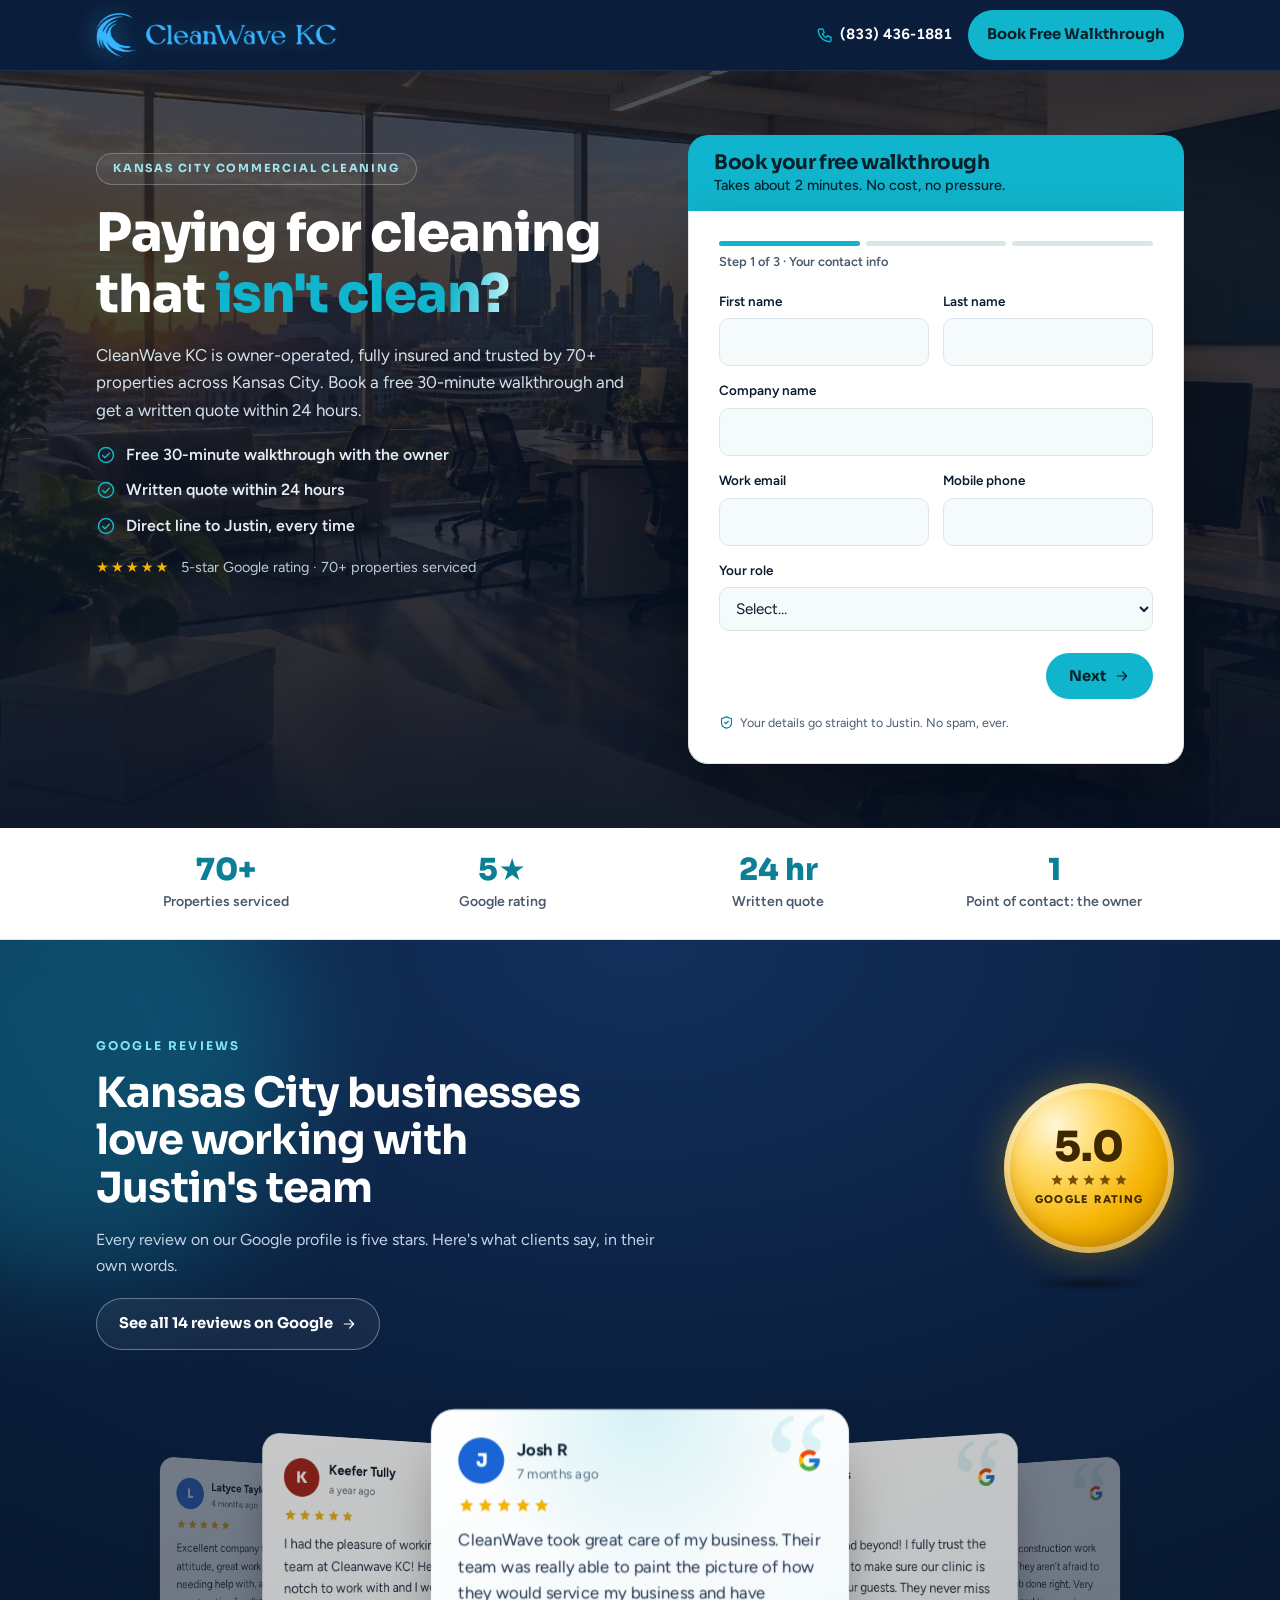
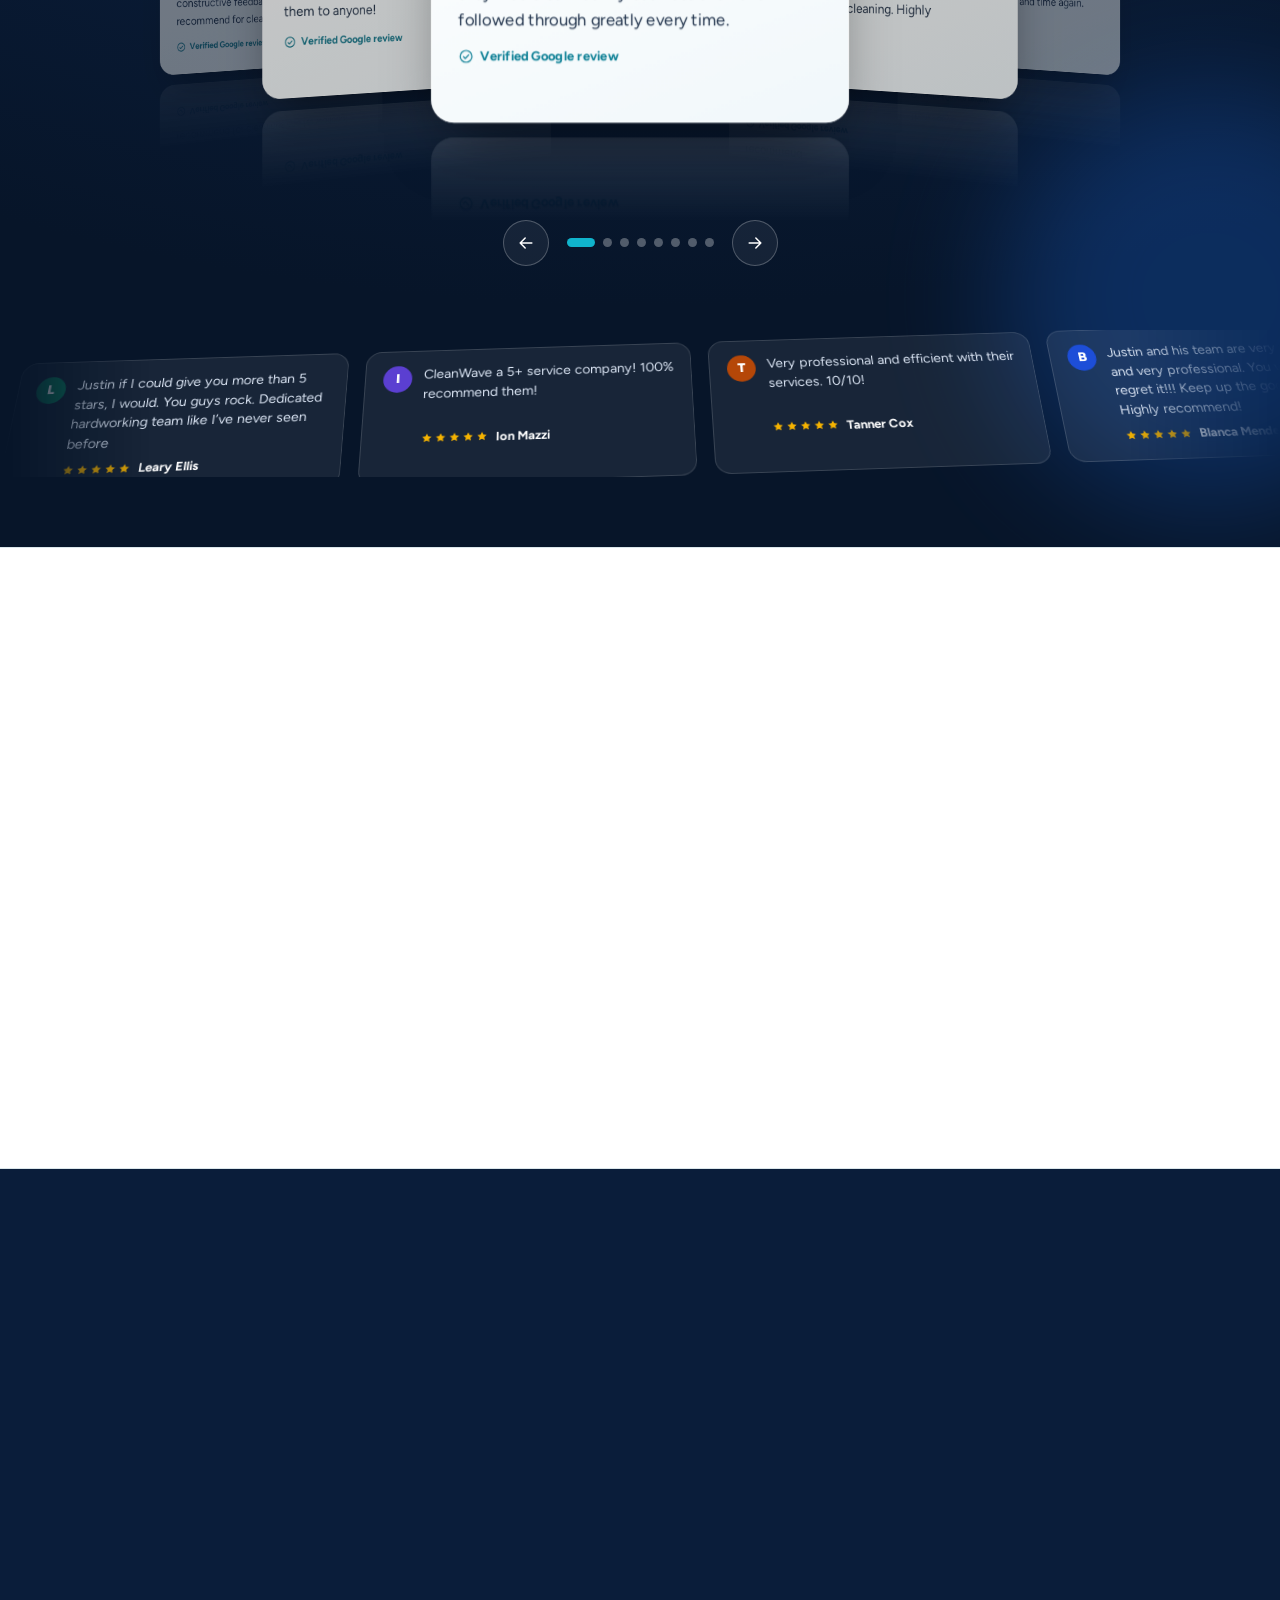
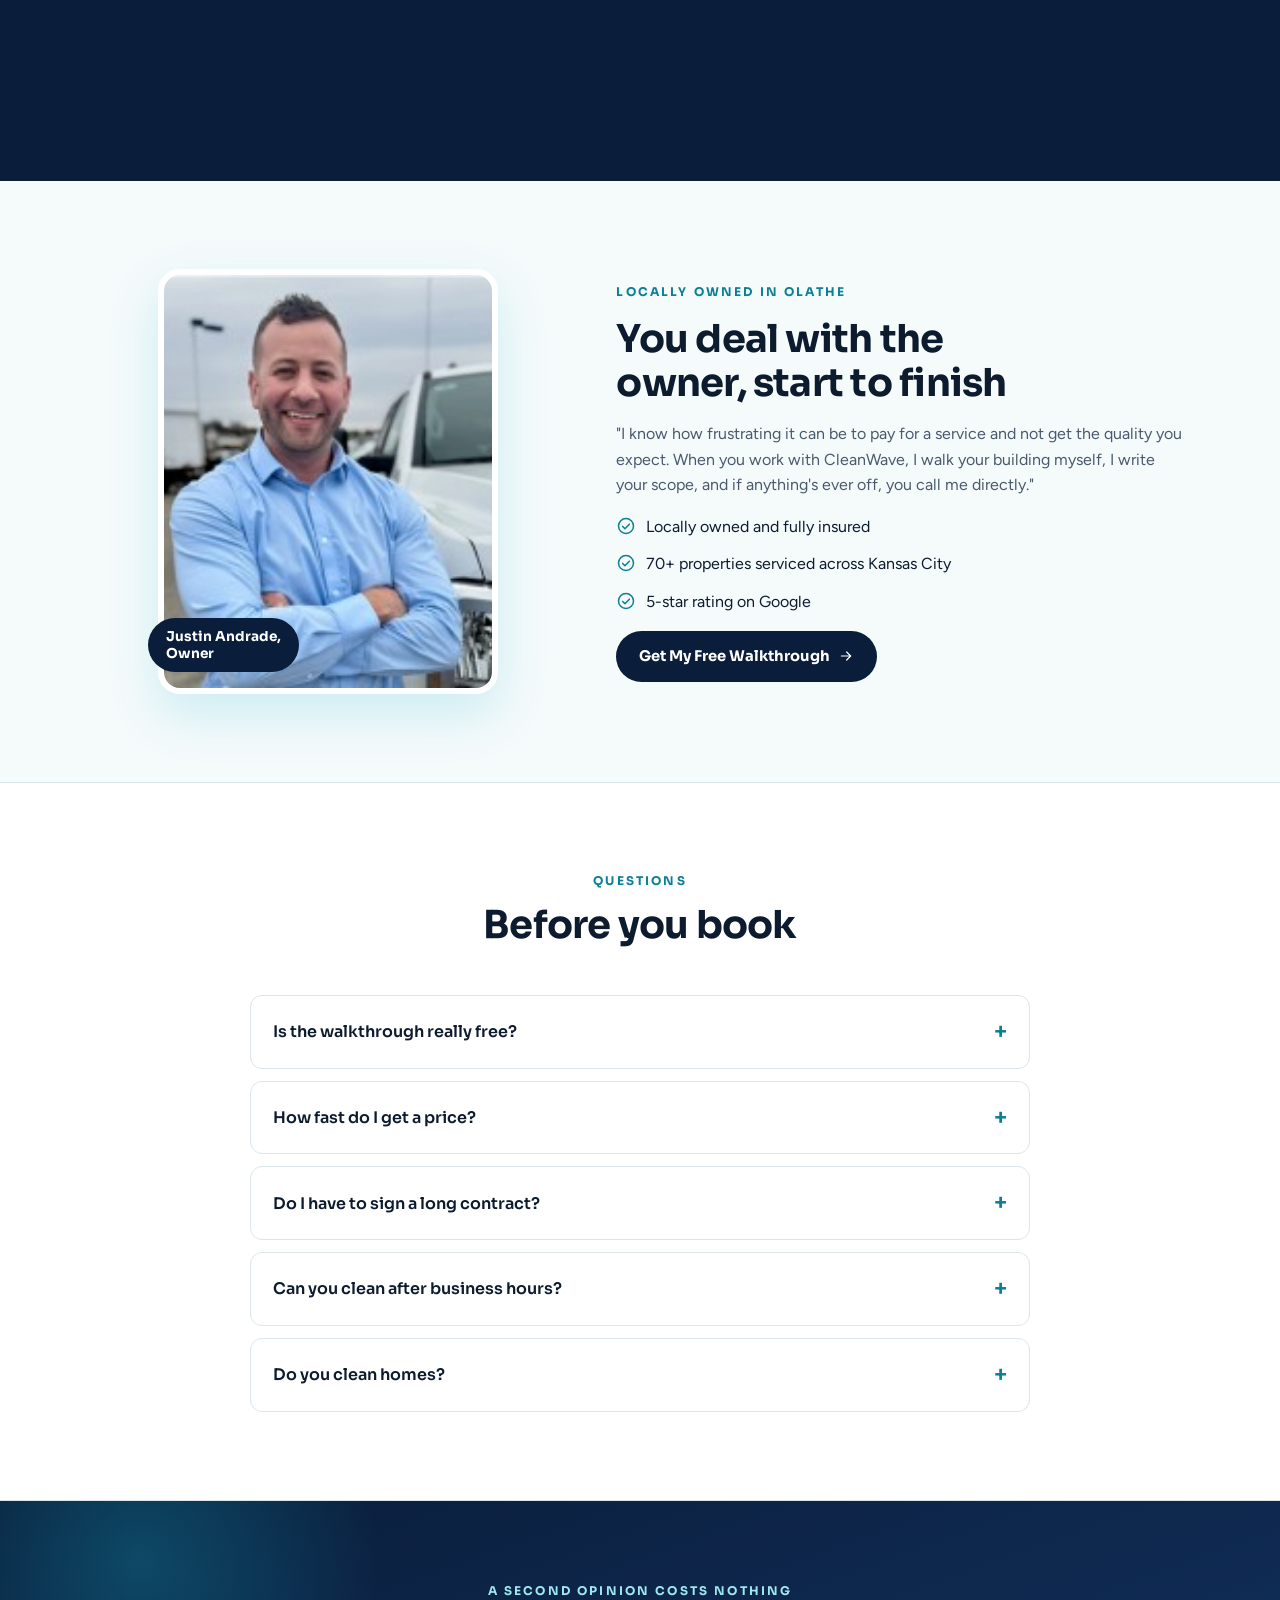
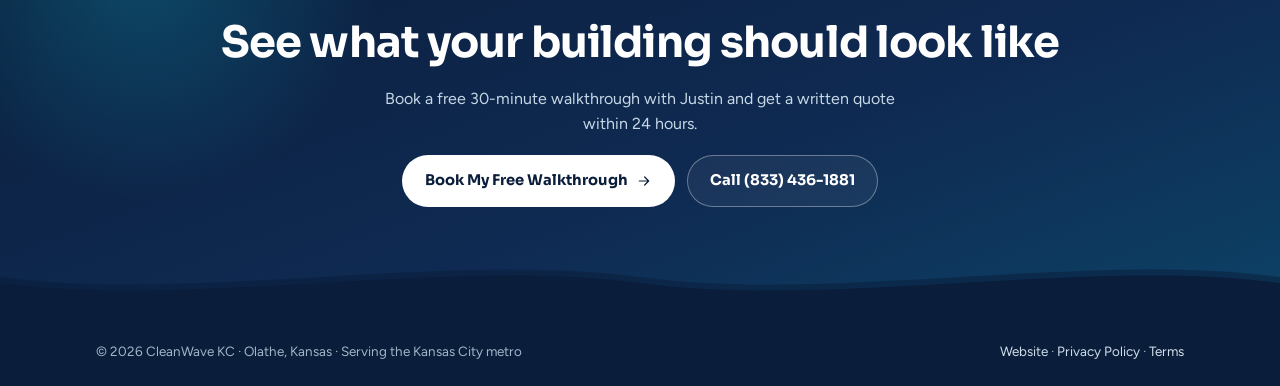
<file: walkthrough.html>
<!doctype html>
<html lang="en">
<head>
<meta charset="utf-8">
<meta name="viewport" content="width=device-width, initial-scale=1, viewport-fit=cover">
<title>Free Cleaning Walkthrough · CleanWave KC</title>
<link rel="icon" type="image/png" href="img/logo-mark.png">
<meta name="claude:viewport-fit-sides" content="cover">
<meta name="robots" content="noindex">
<link rel="preconnect" href="https://fonts.googleapis.com"><link rel="preconnect" href="https://fonts.gstatic.com" crossorigin><link rel="stylesheet" href="https://fonts.googleapis.com/css2?family=Sora:wght@500;600;700;800&family=Figtree:wght@400;500;600;700&display=swap">
<link rel="stylesheet" href="styles.css">
<style>:root{padding-top:env(safe-area-inset-top,0px);padding-bottom:env(safe-area-inset-bottom,0px)}[hidden]{display:none!important}</style>
<!-- Meta Pixel -->
<script>
!function(f,b,e,v,n,t,s){if(f.fbq)return;n=f.fbq=function(){n.callMethod?
n.callMethod.apply(n,arguments):n.queue.push(arguments)};if(!f._fbq)f._fbq=n;
n.push=n;n.loaded=!0;n.version='2.0';n.queue=[];t=b.createElement(e);t.async=!0;
t.src=v;s=b.getElementsByTagName(e)[0];s.parentNode.insertBefore(t,s)}(window,
document,'script','https://connect.facebook.net/en_US/fbevents.js');
fbq('init', '2167395890811356');
fbq('track', 'PageView');
</script>
<noscript><img height="1" width="1" style="display:none" alt="" src="https://www.facebook.com/tr?id=2167395890811356&amp;ev=PageView&amp;noscript=1"></noscript>
<!-- End Meta Pixel -->
</head>
<body>
<svg width="0" height="0" style="position:absolute" aria-hidden="true"><defs>
<symbol id="i-check" viewBox="0 0 24 24"><circle cx="12" cy="12" r="9"/><path d="m8 12.5 2.7 2.7L16 9.8"/></symbol>
<symbol id="i-x" viewBox="0 0 24 24"><circle cx="12" cy="12" r="9"/><path d="m9 9 6 6M15 9l-6 6"/></symbol>
<symbol id="i-arrow" viewBox="0 0 24 24"><path d="M5 12h14M13 6l6 6-6 6"/></symbol>
<symbol id="i-phone" viewBox="0 0 24 24"><path d="M5 4h4l2 5-2.5 1.5a11 11 0 0 0 5 5L15 13l5 2v4a2 2 0 0 1-2 2A16 16 0 0 1 3 6a2 2 0 0 1 2-2"/></symbol>
<symbol id="i-mail" viewBox="0 0 24 24"><rect x="3" y="5" width="18" height="14" rx="2"/><path d="m3 7 9 6 9-6"/></symbol>
<symbol id="i-clock" viewBox="0 0 24 24"><circle cx="12" cy="12" r="9"/><path d="M12 7v5l3 2"/></symbol>
<symbol id="i-shield" viewBox="0 0 24 24"><path d="M12 3 4 6v6c0 4.5 3.4 8.3 8 9 4.6-.7 8-4.5 8-9V6z"/><path d="m9 12 2 2 4-4"/></symbol>
<symbol id="i-user" viewBox="0 0 24 24"><circle cx="12" cy="8" r="4"/><path d="M4 21a8 8 0 0 1 16 0"/></symbol>
<symbol id="i-pin" viewBox="0 0 24 24"><path d="M12 21s-7-6.2-7-12a7 7 0 0 1 14 0c0 5.8-7 12-7 12z"/><circle cx="12" cy="9" r="2.5"/></symbol>
<symbol id="i-star" viewBox="0 0 24 24"><path d="m12 3 2.7 5.6 6.1.9-4.4 4.3 1 6.1L12 17l-5.4 2.9 1-6.1-4.4-4.3 6.1-.9z"/></symbol>
<symbol id="i-cal" viewBox="0 0 24 24"><rect x="3" y="5" width="18" height="16" rx="2"/><path d="M3 10h18M8 3v4M16 3v4M9 15l2 2 4-4"/></symbol>
<symbol id="i-clip" viewBox="0 0 24 24"><rect x="5" y="4" width="14" height="17" rx="2"/><path d="M9 4h6v3H9zM9 12l2 2 4-4M9 17h6"/></symbol>
<symbol id="i-walk" viewBox="0 0 24 24"><circle cx="13" cy="4" r="2"/><path d="m9 21 2-6 3 3v3M7 12l3-4 4 1 3 3M11 15l-1-5"/></symbol>
<symbol id="i-doc" viewBox="0 0 24 24"><path d="M6 3h8l4 4v14H6z"/><path d="M14 3v4h4M9 12h6M9 16h6"/></symbol>
<symbol id="i-search" viewBox="0 0 24 24"><circle cx="11" cy="11" r="6"/><path d="m20 20-4.5-4.5"/></symbol>
<symbol id="i-chat" viewBox="0 0 24 24"><path d="M4 5h16v11H9l-5 4z"/></symbol>
<symbol id="i-bolt" viewBox="0 0 24 24"><path d="M13 3 5 14h6l-1 7 8-11h-6z"/></symbol>
<symbol id="i-menu" viewBox="0 0 24 24"><path d="M4 7h16M4 12h16M4 17h16"/></symbol>
<symbol id="i-leaf" viewBox="0 0 24 24"><path d="M5 19c0-8 5-14 15-14 0 10-6 15-14 15"/><path d="M5 19 13 11"/></symbol>
<symbol id="i-building" viewBox="0 0 24 24"><path d="M4 21V5l8-2v18M12 8h8v13"/><path d="M2 21h20M7 8h2M7 12h2M7 16h2M15 12h2M15 16h2"/></symbol>
<symbol id="i-key" viewBox="0 0 24 24"><circle cx="8" cy="14" r="4"/><path d="m11 11 9-9M17 5l2 2M15 7l2 2"/></symbol>
</defs></svg>
<header class="top lp-top">
  <div class="wrap">
    <a class="logo" href="index.html" aria-label="CleanWave KC home"><span class="brand-logo"><img class="brand-mark" src="img/logo-mark.png" alt="" width="43" height="46"><img class="brand-word" src="img/logo-word.png" alt="CleanWave KC" width="199" height="23"></span></a>
    <a class="phone lp-phone" href="tel:+18334361881"><svg class="ico"><use href="#i-phone"/></svg><span>(833) 436-1881</span></a>
    <a class="btn btn-teal lp-hbtn" href="#form">Book Free Walkthrough</a>
  </div>
</header>
<main data-page="lp">
<section class="hero lp-hero" style="background-image:url('img/hero.jpg')">
  <div class="wrap lp-grid">
    <div class="lp-copy">
      <span class="pill">Kansas City commercial cleaning</span>
      <h1 id="lp-h">Paying for cleaning that <em>isn't clean?</em></h1>
      <p class="lede" id="lp-s">CleanWave KC is owner-operated, fully insured and trusted by 70+ properties across Kansas City. Book a free 30-minute walkthrough and get a written quote within 24 hours.</p>
      <ul class="lp-proof">
        <li><svg class="ico"><use href="#i-check"/></svg>Free 30-minute walkthrough with the owner</li>
        <li><svg class="ico"><use href="#i-check"/></svg>Written quote within 24 hours</li>
        <li><svg class="ico"><use href="#i-check"/></svg>Direct line to Justin, every time</li>
      </ul>
      <div class="lp-stars"><span class="stars" aria-hidden="true">★★★★★</span><span>5-star Google rating · 70+ properties serviced</span></div>
    </div>
    <div class="lp-formwrap" id="form">
      <div class="lp-formhead"><h2>Book your free walkthrough</h2><p>Takes about 2 minutes. No cost, no pressure.</p></div>
  <!-- Quote form: posts to the same GoHighLevel inbound webhook as the funnel, then opens the booking calendar (site.js). -->
  <form class="form" id="qform" novalidate>
    <!-- Ad tracking: filled automatically from the page URL. Map these to hidden fields in the GoHighLevel form. -->
    <input type="hidden" name="utm_source" data-attr="utm_source"><input type="hidden" name="utm_medium" data-attr="utm_medium">
    <input type="hidden" name="utm_campaign" data-attr="utm_campaign"><input type="hidden" name="utm_content" data-attr="utm_content">
    <input type="hidden" name="utm_term" data-attr="utm_term"><input type="hidden" name="fbclid" data-attr="fbclid">
    <input type="hidden" name="gclid" data-attr="gclid"><input type="hidden" name="ad_variant" data-attr="v"><input type="hidden" name="landing_page" data-attr="landing_page">
    <div class="progress"><i class="on"></i><i></i><i></i></div>
    <p class="stepl" id="stepl">Step 1 of 3 · Your contact info</p>
    <fieldset class="qs"><div class="fields">
      <div class="f"><label for="fn">First name</label><input id="fn" name="first_name" required autocomplete="given-name"></div>
      <div class="f"><label for="ln">Last name</label><input id="ln" name="last_name" required autocomplete="family-name"></div>
      <div class="f full"><label for="co">Company name</label><input id="co" name="company_name" required autocomplete="organization"></div>
      <div class="f"><label for="em">Work email</label><input id="em" name="email" type="email" required autocomplete="email"></div>
      <div class="f"><label for="ph">Mobile phone</label><input id="ph" name="phone" type="tel" required autocomplete="tel"></div>
      <div class="f full"><label for="role">Your role</label><select id="role" name="role" required><option value="">Select…</option><option>Business Owner</option><option>Office Manager</option><option>Property Manager</option><option>Facility Manager</option><option>Other</option></select></div>
    </div></fieldset>
    <fieldset class="qs" hidden><div class="fields">
      <div class="f full"><label for="ft">Facility type</label><select id="ft" name="facility" required><option value="">Select…</option><option>Office</option><option>Medical / Dental</option><option>Retail</option><option>Warehouse / Industrial</option><option>Property / Multi-tenant</option><option>School / Church / Daycare</option><option>Gym / Fitness</option><option>Other commercial</option><option value="residential">Residential home</option></select></div>
      <div class="f"><label for="sq">Approx. square footage</label><select id="sq" name="square_footage" required><option value="">Select…</option><option>Under 2,500</option><option>2,500–5,000</option><option>5,000–10,000</option><option>10,000–25,000</option><option>25,000+</option><option>Not sure</option></select></div>
      <div class="f"><label for="fq">Cleaning frequency</label><select id="fq" name="frequency" required><option value="">Select…</option><option>1x per week</option><option>2–3x per week</option><option>5x per week</option><option>Daily</option><option>One-time / not sure</option></select></div>
      <div class="f full"><label for="ad">Facility address</label><input id="ad" name="address" autocomplete="street-address"></div>
      <div class="f"><label for="ct">City</label><input id="ct" name="city" autocomplete="address-level2"></div>
      <div class="f"><label for="zip">ZIP</label><input id="zip" name="postal_code" inputmode="numeric" maxlength="5" required autocomplete="postal-code"></div>
    </div></fieldset>
    <fieldset class="qs" hidden><div class="fields">
      <div class="f full"><label for="hc">Do you currently have a cleaning company?</label><select id="hc" name="current_cleaner"><option value="">Select…</option><option value="Yes, switching">Yes</option><option>No</option></select></div>
      <div class="f full" id="whyBox" hidden><label>If yes, what's not working?</label><div class="boxes">
        <label><input type="checkbox" id="w1" name="pain_points" value="Inconsistent quality">Inconsistent quality</label><label><input type="checkbox" id="w2" name="pain_points" value="Poor communication">Poor communication</label>
        <label><input type="checkbox" id="w3" name="pain_points" value="Missed cleanings / unreliable">Missed cleanings / unreliable</label><label><input type="checkbox" id="w4" name="pain_points" value="Price">Price</label>
        <label><input type="checkbox" id="w5" name="pain_points" value="New or expanding facility">New or expanding facility</label><label><input type="checkbox" id="w6" name="pain_points" value="Other">Other</label></div></div>
      <div class="f full"><label for="st">When would you like to start?</label><select id="st" name="start_timeline"><option value="">Select…</option><option>ASAP</option><option>Within 30 days</option><option>1–3 months</option><option>Just comparing</option></select></div>
      <div class="f full"><label for="nt">Anything else we should know?</label><textarea id="nt" name="notes" placeholder="Floors, restrooms, medical areas, access…"></textarea></div>
      <label class="consent full"><input type="checkbox" id="sms" name="sms_consent" value="yes">By checking this box, you agree to receive text messages from CleanWave KC about your quote and appointment. Message and data rates may apply. Reply STOP to opt out. Message frequency varies. See our <a href="privacy-policy.html">Privacy Policy</a>.</label>
    </div></fieldset>
    <p class="err" id="err" hidden></p>
    <div class="factions"><button type="button" class="btn btn-back" id="back" hidden>Back</button><button type="submit" class="btn btn-teal" id="next" style="margin-left:auto">Next <svg class="ico"><use href="#i-arrow"/></svg></button></div>
    <p class="embed-note"><svg class="ico"><use href="#i-shield"/></svg>Your details go straight to Justin. No spam, ever.</p>
  </form>
    </div>
  </div>
</section>
<section class="lp-stats"><div class="wrap">
  <div><b>70+</b><span>Properties serviced</span></div>
  <div><b>5★</b><span>Google rating</span></div>
  <div><b>24 hr</b><span>Written quote</span></div>
  <div><b>1</b><span>Point of contact: the owner</span></div>
</div></section>
<section class="rev3d" id="reviews" aria-label="Google reviews">
  <div class="glow g1" aria-hidden="true"></div><div class="glow g2" aria-hidden="true"></div>
  <div class="wrap">
    <div class="rev-head">
      <div class="rev-copy">
        <span class="eyebrow">Google reviews</span>
        <h2>Kansas City businesses love working with Justin's team</h2>
        <p>Every review on our Google profile is five stars. Here's what clients say, in their own words.</p>
        <a class="btn btn-ghost" href="https://www.google.com/search?q=CleanWave+KC+reviews" target="_blank" rel="noopener">See all 14 reviews on Google <svg class="ico"><use href="#i-arrow"/></svg></a>
      </div>
      <div class="coin-stage" role="img" aria-label="Rated 5.0 out of 5 from 14 Google reviews">
        <div class="coin">
          <div class="coin-face front"><span class="c-score">5.0</span><span class="g-stars" role="img" aria-label="5 out of 5 stars"><svg viewBox="0 0 24 24" aria-hidden="true"><path d="M12 2.5l2.9 6.1 6.6.8-4.9 4.6 1.3 6.6L12 17.3l-5.9 3.3 1.3-6.6L2.5 9.4l6.6-.8z"/></svg><svg viewBox="0 0 24 24" aria-hidden="true"><path d="M12 2.5l2.9 6.1 6.6.8-4.9 4.6 1.3 6.6L12 17.3l-5.9 3.3 1.3-6.6L2.5 9.4l6.6-.8z"/></svg><svg viewBox="0 0 24 24" aria-hidden="true"><path d="M12 2.5l2.9 6.1 6.6.8-4.9 4.6 1.3 6.6L12 17.3l-5.9 3.3 1.3-6.6L2.5 9.4l6.6-.8z"/></svg><svg viewBox="0 0 24 24" aria-hidden="true"><path d="M12 2.5l2.9 6.1 6.6.8-4.9 4.6 1.3 6.6L12 17.3l-5.9 3.3 1.3-6.6L2.5 9.4l6.6-.8z"/></svg><svg viewBox="0 0 24 24" aria-hidden="true"><path d="M12 2.5l2.9 6.1 6.6.8-4.9 4.6 1.3 6.6L12 17.3l-5.9 3.3 1.3-6.6L2.5 9.4l6.6-.8z"/></svg></span><span class="c-lbl">Google rating</span></div>
          <div class="coin-face back"><span class="c-score">14</span><span class="g-stars" role="img" aria-label="5 out of 5 stars"><svg viewBox="0 0 24 24" aria-hidden="true"><path d="M12 2.5l2.9 6.1 6.6.8-4.9 4.6 1.3 6.6L12 17.3l-5.9 3.3 1.3-6.6L2.5 9.4l6.6-.8z"/></svg><svg viewBox="0 0 24 24" aria-hidden="true"><path d="M12 2.5l2.9 6.1 6.6.8-4.9 4.6 1.3 6.6L12 17.3l-5.9 3.3 1.3-6.6L2.5 9.4l6.6-.8z"/></svg><svg viewBox="0 0 24 24" aria-hidden="true"><path d="M12 2.5l2.9 6.1 6.6.8-4.9 4.6 1.3 6.6L12 17.3l-5.9 3.3 1.3-6.6L2.5 9.4l6.6-.8z"/></svg><svg viewBox="0 0 24 24" aria-hidden="true"><path d="M12 2.5l2.9 6.1 6.6.8-4.9 4.6 1.3 6.6L12 17.3l-5.9 3.3 1.3-6.6L2.5 9.4l6.6-.8z"/></svg><svg viewBox="0 0 24 24" aria-hidden="true"><path d="M12 2.5l2.9 6.1 6.6.8-4.9 4.6 1.3 6.6L12 17.3l-5.9 3.3 1.3-6.6L2.5 9.4l6.6-.8z"/></svg></span><span class="c-lbl">five-star reviews</span></div>
        </div>
        <div class="coin-shadow"></div>
      </div>
    </div>
    <div class="cf" id="cf">
      <div class="cf-stage" id="cf-stage"><article class="cf-card" data-i="0">
      <div class="cf-inner">
        <div class="cf-top"><span class="r-av" style="background:#1A64D6">J</span><div><p class="r-name">Josh R</p><p class="r-when">7 months ago</p></div><svg class="g-logo" viewBox="0 0 48 48" aria-hidden="true"><path fill="#FFC107" d="M43.6 20.1H42V20H24v8h11.3C33.7 32.7 29.2 36 24 36c-6.6 0-12-5.4-12-12s5.4-12 12-12c3.1 0 5.8 1.2 7.9 3.1l5.7-5.7C34 6.1 29.3 4 24 4 13 4 4 13 4 24s9 20 20 20 20-9 20-20c0-1.3-.1-2.6-.4-3.9z"/><path fill="#FF3D00" d="m6.3 14.7 6.6 4.8C14.7 15.1 19 12 24 12c3.1 0 5.8 1.2 7.9 3.1l5.7-5.7C34 6.1 29.3 4 24 4 16.3 4 9.7 8.3 6.3 14.7z"/><path fill="#4CAF50" d="M24 44c5.2 0 9.9-2 13.4-5.2l-6.2-5.2C29.2 35.1 26.7 36 24 36c-5.2 0-9.6-3.3-11.3-7.9l-6.5 5C9.5 39.6 16.2 44 24 44z"/><path fill="#1976D2" d="M43.6 20.1H42V20H24v8h11.3c-.8 2.2-2.2 4.2-4.1 5.6l6.2 5.2C37 39.2 44 34 44 24c0-1.3-.1-2.6-.4-3.9z"/></svg></div>
        <span class="g-stars" role="img" aria-label="5 out of 5 stars"><svg viewBox="0 0 24 24" aria-hidden="true"><path d="M12 2.5l2.9 6.1 6.6.8-4.9 4.6 1.3 6.6L12 17.3l-5.9 3.3 1.3-6.6L2.5 9.4l6.6-.8z"/></svg><svg viewBox="0 0 24 24" aria-hidden="true"><path d="M12 2.5l2.9 6.1 6.6.8-4.9 4.6 1.3 6.6L12 17.3l-5.9 3.3 1.3-6.6L2.5 9.4l6.6-.8z"/></svg><svg viewBox="0 0 24 24" aria-hidden="true"><path d="M12 2.5l2.9 6.1 6.6.8-4.9 4.6 1.3 6.6L12 17.3l-5.9 3.3 1.3-6.6L2.5 9.4l6.6-.8z"/></svg><svg viewBox="0 0 24 24" aria-hidden="true"><path d="M12 2.5l2.9 6.1 6.6.8-4.9 4.6 1.3 6.6L12 17.3l-5.9 3.3 1.3-6.6L2.5 9.4l6.6-.8z"/></svg><svg viewBox="0 0 24 24" aria-hidden="true"><path d="M12 2.5l2.9 6.1 6.6.8-4.9 4.6 1.3 6.6L12 17.3l-5.9 3.3 1.3-6.6L2.5 9.4l6.6-.8z"/></svg></span>
        <p class="r-text">CleanWave took great care of my business. Their team was really able to paint the picture of how they would service my business and have followed through greatly every time.</p>
        <p class="r-ver"><svg class="ico"><use href="#i-check"/></svg>Verified Google review</p>
      </div>
    </article><article class="cf-card" data-i="1">
      <div class="cf-inner">
        <div class="cf-top"><span class="r-av" style="background:#12A594">B</span><div><p class="r-name">Brandy Norris</p><p class="r-when">a year ago</p></div><svg class="g-logo" viewBox="0 0 48 48" aria-hidden="true"><path fill="#FFC107" d="M43.6 20.1H42V20H24v8h11.3C33.7 32.7 29.2 36 24 36c-6.6 0-12-5.4-12-12s5.4-12 12-12c3.1 0 5.8 1.2 7.9 3.1l5.7-5.7C34 6.1 29.3 4 24 4 13 4 4 13 4 24s9 20 20 20 20-9 20-20c0-1.3-.1-2.6-.4-3.9z"/><path fill="#FF3D00" d="m6.3 14.7 6.6 4.8C14.7 15.1 19 12 24 12c3.1 0 5.8 1.2 7.9 3.1l5.7-5.7C34 6.1 29.3 4 24 4 16.3 4 9.7 8.3 6.3 14.7z"/><path fill="#4CAF50" d="M24 44c5.2 0 9.9-2 13.4-5.2l-6.2-5.2C29.2 35.1 26.7 36 24 36c-5.2 0-9.6-3.3-11.3-7.9l-6.5 5C9.5 39.6 16.2 44 24 44z"/><path fill="#1976D2" d="M43.6 20.1H42V20H24v8h11.3c-.8 2.2-2.2 4.2-4.1 5.6l6.2 5.2C37 39.2 44 34 44 24c0-1.3-.1-2.6-.4-3.9z"/></svg></div>
        <span class="g-stars" role="img" aria-label="5 out of 5 stars"><svg viewBox="0 0 24 24" aria-hidden="true"><path d="M12 2.5l2.9 6.1 6.6.8-4.9 4.6 1.3 6.6L12 17.3l-5.9 3.3 1.3-6.6L2.5 9.4l6.6-.8z"/></svg><svg viewBox="0 0 24 24" aria-hidden="true"><path d="M12 2.5l2.9 6.1 6.6.8-4.9 4.6 1.3 6.6L12 17.3l-5.9 3.3 1.3-6.6L2.5 9.4l6.6-.8z"/></svg><svg viewBox="0 0 24 24" aria-hidden="true"><path d="M12 2.5l2.9 6.1 6.6.8-4.9 4.6 1.3 6.6L12 17.3l-5.9 3.3 1.3-6.6L2.5 9.4l6.6-.8z"/></svg><svg viewBox="0 0 24 24" aria-hidden="true"><path d="M12 2.5l2.9 6.1 6.6.8-4.9 4.6 1.3 6.6L12 17.3l-5.9 3.3 1.3-6.6L2.5 9.4l6.6-.8z"/></svg><svg viewBox="0 0 24 24" aria-hidden="true"><path d="M12 2.5l2.9 6.1 6.6.8-4.9 4.6 1.3 6.6L12 17.3l-5.9 3.3 1.3-6.6L2.5 9.4l6.6-.8z"/></svg></span>
        <p class="r-text">Always goes above and beyond! I fully trust the staff with their ability to make sure our clinic is red carpet ready for our guests. They never miss the details with their cleaning. Highly recommend</p>
        <p class="r-ver"><svg class="ico"><use href="#i-check"/></svg>Verified Google review</p>
      </div>
    </article><article class="cf-card" data-i="2">
      <div class="cf-inner">
        <div class="cf-top"><span class="r-av" style="background:#7C4DDB">M</span><div><p class="r-name">Mike Arend</p><p class="r-when">5 months ago</p></div><svg class="g-logo" viewBox="0 0 48 48" aria-hidden="true"><path fill="#FFC107" d="M43.6 20.1H42V20H24v8h11.3C33.7 32.7 29.2 36 24 36c-6.6 0-12-5.4-12-12s5.4-12 12-12c3.1 0 5.8 1.2 7.9 3.1l5.7-5.7C34 6.1 29.3 4 24 4 13 4 4 13 4 24s9 20 20 20 20-9 20-20c0-1.3-.1-2.6-.4-3.9z"/><path fill="#FF3D00" d="m6.3 14.7 6.6 4.8C14.7 15.1 19 12 24 12c3.1 0 5.8 1.2 7.9 3.1l5.7-5.7C34 6.1 29.3 4 24 4 16.3 4 9.7 8.3 6.3 14.7z"/><path fill="#4CAF50" d="M24 44c5.2 0 9.9-2 13.4-5.2l-6.2-5.2C29.2 35.1 26.7 36 24 36c-5.2 0-9.6-3.3-11.3-7.9l-6.5 5C9.5 39.6 16.2 44 24 44z"/><path fill="#1976D2" d="M43.6 20.1H42V20H24v8h11.3c-.8 2.2-2.2 4.2-4.1 5.6l6.2 5.2C37 39.2 44 34 44 24c0-1.3-.1-2.6-.4-3.9z"/></svg></div>
        <span class="g-stars" role="img" aria-label="5 out of 5 stars"><svg viewBox="0 0 24 24" aria-hidden="true"><path d="M12 2.5l2.9 6.1 6.6.8-4.9 4.6 1.3 6.6L12 17.3l-5.9 3.3 1.3-6.6L2.5 9.4l6.6-.8z"/></svg><svg viewBox="0 0 24 24" aria-hidden="true"><path d="M12 2.5l2.9 6.1 6.6.8-4.9 4.6 1.3 6.6L12 17.3l-5.9 3.3 1.3-6.6L2.5 9.4l6.6-.8z"/></svg><svg viewBox="0 0 24 24" aria-hidden="true"><path d="M12 2.5l2.9 6.1 6.6.8-4.9 4.6 1.3 6.6L12 17.3l-5.9 3.3 1.3-6.6L2.5 9.4l6.6-.8z"/></svg><svg viewBox="0 0 24 24" aria-hidden="true"><path d="M12 2.5l2.9 6.1 6.6.8-4.9 4.6 1.3 6.6L12 17.3l-5.9 3.3 1.3-6.6L2.5 9.4l6.6-.8z"/></svg><svg viewBox="0 0 24 24" aria-hidden="true"><path d="M12 2.5l2.9 6.1 6.6.8-4.9 4.6 1.3 6.6L12 17.3l-5.9 3.3 1.3-6.6L2.5 9.4l6.6-.8z"/></svg></span>
        <p class="r-text">I’ve used these guys for post construction work cleans time and time again. They aren’t afraid to do what it takes to get the job done right. Very pleased with their work time and time again. Thanks guys!</p>
        <p class="r-ver"><svg class="ico"><use href="#i-check"/></svg>Verified Google review</p>
      </div>
    </article><article class="cf-card" data-i="3">
      <div class="cf-inner">
        <div class="cf-top"><span class="r-av" style="background:#E2683C">T</span><div><p class="r-name">Tyler Hatcher</p><p class="r-when">a year ago</p></div><svg class="g-logo" viewBox="0 0 48 48" aria-hidden="true"><path fill="#FFC107" d="M43.6 20.1H42V20H24v8h11.3C33.7 32.7 29.2 36 24 36c-6.6 0-12-5.4-12-12s5.4-12 12-12c3.1 0 5.8 1.2 7.9 3.1l5.7-5.7C34 6.1 29.3 4 24 4 13 4 4 13 4 24s9 20 20 20 20-9 20-20c0-1.3-.1-2.6-.4-3.9z"/><path fill="#FF3D00" d="m6.3 14.7 6.6 4.8C14.7 15.1 19 12 24 12c3.1 0 5.8 1.2 7.9 3.1l5.7-5.7C34 6.1 29.3 4 24 4 16.3 4 9.7 8.3 6.3 14.7z"/><path fill="#4CAF50" d="M24 44c5.2 0 9.9-2 13.4-5.2l-6.2-5.2C29.2 35.1 26.7 36 24 36c-5.2 0-9.6-3.3-11.3-7.9l-6.5 5C9.5 39.6 16.2 44 24 44z"/><path fill="#1976D2" d="M43.6 20.1H42V20H24v8h11.3c-.8 2.2-2.2 4.2-4.1 5.6l6.2 5.2C37 39.2 44 34 44 24c0-1.3-.1-2.6-.4-3.9z"/></svg></div>
        <span class="g-stars" role="img" aria-label="5 out of 5 stars"><svg viewBox="0 0 24 24" aria-hidden="true"><path d="M12 2.5l2.9 6.1 6.6.8-4.9 4.6 1.3 6.6L12 17.3l-5.9 3.3 1.3-6.6L2.5 9.4l6.6-.8z"/></svg><svg viewBox="0 0 24 24" aria-hidden="true"><path d="M12 2.5l2.9 6.1 6.6.8-4.9 4.6 1.3 6.6L12 17.3l-5.9 3.3 1.3-6.6L2.5 9.4l6.6-.8z"/></svg><svg viewBox="0 0 24 24" aria-hidden="true"><path d="M12 2.5l2.9 6.1 6.6.8-4.9 4.6 1.3 6.6L12 17.3l-5.9 3.3 1.3-6.6L2.5 9.4l6.6-.8z"/></svg><svg viewBox="0 0 24 24" aria-hidden="true"><path d="M12 2.5l2.9 6.1 6.6.8-4.9 4.6 1.3 6.6L12 17.3l-5.9 3.3 1.3-6.6L2.5 9.4l6.6-.8z"/></svg><svg viewBox="0 0 24 24" aria-hidden="true"><path d="M12 2.5l2.9 6.1 6.6.8-4.9 4.6 1.3 6.6L12 17.3l-5.9 3.3 1.3-6.6L2.5 9.4l6.6-.8z"/></svg></span>
        <p class="r-text">I’ve been extremely impressed with the attention to detail that Cleanwave KC provides. They’ve done an outstanding job with our new clubhouse. It’s a great space for hosting clients, and it’s always in top-notch condition. …</p>
        <p class="r-ver"><svg class="ico"><use href="#i-check"/></svg>Verified Google review</p>
      </div>
    </article><article class="cf-card" data-i="4">
      <div class="cf-inner">
        <div class="cf-top"><span class="r-av" style="background:#0F766E">E</span><div><p class="r-name">Erhan Guven</p><p class="r-when">a year ago</p></div><svg class="g-logo" viewBox="0 0 48 48" aria-hidden="true"><path fill="#FFC107" d="M43.6 20.1H42V20H24v8h11.3C33.7 32.7 29.2 36 24 36c-6.6 0-12-5.4-12-12s5.4-12 12-12c3.1 0 5.8 1.2 7.9 3.1l5.7-5.7C34 6.1 29.3 4 24 4 13 4 4 13 4 24s9 20 20 20 20-9 20-20c0-1.3-.1-2.6-.4-3.9z"/><path fill="#FF3D00" d="m6.3 14.7 6.6 4.8C14.7 15.1 19 12 24 12c3.1 0 5.8 1.2 7.9 3.1l5.7-5.7C34 6.1 29.3 4 24 4 16.3 4 9.7 8.3 6.3 14.7z"/><path fill="#4CAF50" d="M24 44c5.2 0 9.9-2 13.4-5.2l-6.2-5.2C29.2 35.1 26.7 36 24 36c-5.2 0-9.6-3.3-11.3-7.9l-6.5 5C9.5 39.6 16.2 44 24 44z"/><path fill="#1976D2" d="M43.6 20.1H42V20H24v8h11.3c-.8 2.2-2.2 4.2-4.1 5.6l6.2 5.2C37 39.2 44 34 44 24c0-1.3-.1-2.6-.4-3.9z"/></svg></div>
        <span class="g-stars" role="img" aria-label="5 out of 5 stars"><svg viewBox="0 0 24 24" aria-hidden="true"><path d="M12 2.5l2.9 6.1 6.6.8-4.9 4.6 1.3 6.6L12 17.3l-5.9 3.3 1.3-6.6L2.5 9.4l6.6-.8z"/></svg><svg viewBox="0 0 24 24" aria-hidden="true"><path d="M12 2.5l2.9 6.1 6.6.8-4.9 4.6 1.3 6.6L12 17.3l-5.9 3.3 1.3-6.6L2.5 9.4l6.6-.8z"/></svg><svg viewBox="0 0 24 24" aria-hidden="true"><path d="M12 2.5l2.9 6.1 6.6.8-4.9 4.6 1.3 6.6L12 17.3l-5.9 3.3 1.3-6.6L2.5 9.4l6.6-.8z"/></svg><svg viewBox="0 0 24 24" aria-hidden="true"><path d="M12 2.5l2.9 6.1 6.6.8-4.9 4.6 1.3 6.6L12 17.3l-5.9 3.3 1.3-6.6L2.5 9.4l6.6-.8z"/></svg><svg viewBox="0 0 24 24" aria-hidden="true"><path d="M12 2.5l2.9 6.1 6.6.8-4.9 4.6 1.3 6.6L12 17.3l-5.9 3.3 1.3-6.6L2.5 9.4l6.6-.8z"/></svg></span>
        <p class="r-text">Cleanwave is by far the BEST cleaning company I have worked with!! Pricing was super fair, the crew was amazingly professional, respectful and thorough! The owner Justin is very well spoken and understanding gentleman …</p>
        <p class="r-ver"><svg class="ico"><use href="#i-check"/></svg>Verified Google review</p>
      </div>
    </article><article class="cf-card" data-i="5">
      <div class="cf-inner">
        <div class="cf-top"><span class="r-av" style="background:#C2410C">D</span><div><p class="r-name">Dustin Bray</p><p class="r-when">a year ago</p></div><svg class="g-logo" viewBox="0 0 48 48" aria-hidden="true"><path fill="#FFC107" d="M43.6 20.1H42V20H24v8h11.3C33.7 32.7 29.2 36 24 36c-6.6 0-12-5.4-12-12s5.4-12 12-12c3.1 0 5.8 1.2 7.9 3.1l5.7-5.7C34 6.1 29.3 4 24 4 13 4 4 13 4 24s9 20 20 20 20-9 20-20c0-1.3-.1-2.6-.4-3.9z"/><path fill="#FF3D00" d="m6.3 14.7 6.6 4.8C14.7 15.1 19 12 24 12c3.1 0 5.8 1.2 7.9 3.1l5.7-5.7C34 6.1 29.3 4 24 4 16.3 4 9.7 8.3 6.3 14.7z"/><path fill="#4CAF50" d="M24 44c5.2 0 9.9-2 13.4-5.2l-6.2-5.2C29.2 35.1 26.7 36 24 36c-5.2 0-9.6-3.3-11.3-7.9l-6.5 5C9.5 39.6 16.2 44 24 44z"/><path fill="#1976D2" d="M43.6 20.1H42V20H24v8h11.3c-.8 2.2-2.2 4.2-4.1 5.6l6.2 5.2C37 39.2 44 34 44 24c0-1.3-.1-2.6-.4-3.9z"/></svg></div>
        <span class="g-stars" role="img" aria-label="5 out of 5 stars"><svg viewBox="0 0 24 24" aria-hidden="true"><path d="M12 2.5l2.9 6.1 6.6.8-4.9 4.6 1.3 6.6L12 17.3l-5.9 3.3 1.3-6.6L2.5 9.4l6.6-.8z"/></svg><svg viewBox="0 0 24 24" aria-hidden="true"><path d="M12 2.5l2.9 6.1 6.6.8-4.9 4.6 1.3 6.6L12 17.3l-5.9 3.3 1.3-6.6L2.5 9.4l6.6-.8z"/></svg><svg viewBox="0 0 24 24" aria-hidden="true"><path d="M12 2.5l2.9 6.1 6.6.8-4.9 4.6 1.3 6.6L12 17.3l-5.9 3.3 1.3-6.6L2.5 9.4l6.6-.8z"/></svg><svg viewBox="0 0 24 24" aria-hidden="true"><path d="M12 2.5l2.9 6.1 6.6.8-4.9 4.6 1.3 6.6L12 17.3l-5.9 3.3 1.3-6.6L2.5 9.4l6.6-.8z"/></svg><svg viewBox="0 0 24 24" aria-hidden="true"><path d="M12 2.5l2.9 6.1 6.6.8-4.9 4.6 1.3 6.6L12 17.3l-5.9 3.3 1.3-6.6L2.5 9.4l6.6-.8z"/></svg></span>
        <p class="r-text">If you’re looking for a professional and reliable cleaning service, that prioritizes customer service and satisfaction, then I can’t recommend CleanWave KC enough! They are amazing to work with, and do fantastic work!</p>
        <p class="r-ver"><svg class="ico"><use href="#i-check"/></svg>Verified Google review</p>
      </div>
    </article><article class="cf-card" data-i="6">
      <div class="cf-inner">
        <div class="cf-top"><span class="r-av" style="background:#2F6FE0">L</span><div><p class="r-name">Latyce Taylor</p><p class="r-when">4 months ago</p></div><svg class="g-logo" viewBox="0 0 48 48" aria-hidden="true"><path fill="#FFC107" d="M43.6 20.1H42V20H24v8h11.3C33.7 32.7 29.2 36 24 36c-6.6 0-12-5.4-12-12s5.4-12 12-12c3.1 0 5.8 1.2 7.9 3.1l5.7-5.7C34 6.1 29.3 4 24 4 13 4 4 13 4 24s9 20 20 20 20-9 20-20c0-1.3-.1-2.6-.4-3.9z"/><path fill="#FF3D00" d="m6.3 14.7 6.6 4.8C14.7 15.1 19 12 24 12c3.1 0 5.8 1.2 7.9 3.1l5.7-5.7C34 6.1 29.3 4 24 4 16.3 4 9.7 8.3 6.3 14.7z"/><path fill="#4CAF50" d="M24 44c5.2 0 9.9-2 13.4-5.2l-6.2-5.2C29.2 35.1 26.7 36 24 36c-5.2 0-9.6-3.3-11.3-7.9l-6.5 5C9.5 39.6 16.2 44 24 44z"/><path fill="#1976D2" d="M43.6 20.1H42V20H24v8h11.3c-.8 2.2-2.2 4.2-4.1 5.6l6.2 5.2C37 39.2 44 34 44 24c0-1.3-.1-2.6-.4-3.9z"/></svg></div>
        <span class="g-stars" role="img" aria-label="5 out of 5 stars"><svg viewBox="0 0 24 24" aria-hidden="true"><path d="M12 2.5l2.9 6.1 6.6.8-4.9 4.6 1.3 6.6L12 17.3l-5.9 3.3 1.3-6.6L2.5 9.4l6.6-.8z"/></svg><svg viewBox="0 0 24 24" aria-hidden="true"><path d="M12 2.5l2.9 6.1 6.6.8-4.9 4.6 1.3 6.6L12 17.3l-5.9 3.3 1.3-6.6L2.5 9.4l6.6-.8z"/></svg><svg viewBox="0 0 24 24" aria-hidden="true"><path d="M12 2.5l2.9 6.1 6.6.8-4.9 4.6 1.3 6.6L12 17.3l-5.9 3.3 1.3-6.6L2.5 9.4l6.6-.8z"/></svg><svg viewBox="0 0 24 24" aria-hidden="true"><path d="M12 2.5l2.9 6.1 6.6.8-4.9 4.6 1.3 6.6L12 17.3l-5.9 3.3 1.3-6.6L2.5 9.4l6.6-.8z"/></svg><svg viewBox="0 0 24 24" aria-hidden="true"><path d="M12 2.5l2.9 6.1 6.6.8-4.9 4.6 1.3 6.6L12 17.3l-5.9 3.3 1.3-6.6L2.5 9.4l6.6-.8z"/></svg></span>
        <p class="r-text">Excellent company to work with, positive attitude, great work ethic, any questions needing help with, always answers and gives constructive feedback. Would highly recommend for cleanings and for working!</p>
        <p class="r-ver"><svg class="ico"><use href="#i-check"/></svg>Verified Google review</p>
      </div>
    </article><article class="cf-card" data-i="7">
      <div class="cf-inner">
        <div class="cf-top"><span class="r-av" style="background:#B42318">K</span><div><p class="r-name">Keefer Tully</p><p class="r-when">a year ago</p></div><svg class="g-logo" viewBox="0 0 48 48" aria-hidden="true"><path fill="#FFC107" d="M43.6 20.1H42V20H24v8h11.3C33.7 32.7 29.2 36 24 36c-6.6 0-12-5.4-12-12s5.4-12 12-12c3.1 0 5.8 1.2 7.9 3.1l5.7-5.7C34 6.1 29.3 4 24 4 13 4 4 13 4 24s9 20 20 20 20-9 20-20c0-1.3-.1-2.6-.4-3.9z"/><path fill="#FF3D00" d="m6.3 14.7 6.6 4.8C14.7 15.1 19 12 24 12c3.1 0 5.8 1.2 7.9 3.1l5.7-5.7C34 6.1 29.3 4 24 4 16.3 4 9.7 8.3 6.3 14.7z"/><path fill="#4CAF50" d="M24 44c5.2 0 9.9-2 13.4-5.2l-6.2-5.2C29.2 35.1 26.7 36 24 36c-5.2 0-9.6-3.3-11.3-7.9l-6.5 5C9.5 39.6 16.2 44 24 44z"/><path fill="#1976D2" d="M43.6 20.1H42V20H24v8h11.3c-.8 2.2-2.2 4.2-4.1 5.6l6.2 5.2C37 39.2 44 34 44 24c0-1.3-.1-2.6-.4-3.9z"/></svg></div>
        <span class="g-stars" role="img" aria-label="5 out of 5 stars"><svg viewBox="0 0 24 24" aria-hidden="true"><path d="M12 2.5l2.9 6.1 6.6.8-4.9 4.6 1.3 6.6L12 17.3l-5.9 3.3 1.3-6.6L2.5 9.4l6.6-.8z"/></svg><svg viewBox="0 0 24 24" aria-hidden="true"><path d="M12 2.5l2.9 6.1 6.6.8-4.9 4.6 1.3 6.6L12 17.3l-5.9 3.3 1.3-6.6L2.5 9.4l6.6-.8z"/></svg><svg viewBox="0 0 24 24" aria-hidden="true"><path d="M12 2.5l2.9 6.1 6.6.8-4.9 4.6 1.3 6.6L12 17.3l-5.9 3.3 1.3-6.6L2.5 9.4l6.6-.8z"/></svg><svg viewBox="0 0 24 24" aria-hidden="true"><path d="M12 2.5l2.9 6.1 6.6.8-4.9 4.6 1.3 6.6L12 17.3l-5.9 3.3 1.3-6.6L2.5 9.4l6.6-.8z"/></svg><svg viewBox="0 0 24 24" aria-hidden="true"><path d="M12 2.5l2.9 6.1 6.6.8-4.9 4.6 1.3 6.6L12 17.3l-5.9 3.3 1.3-6.6L2.5 9.4l6.6-.8z"/></svg></span>
        <p class="r-text">I had the pleasure of working with Justin and his team at Cleanwave KC! He and his team are top notch to work with and I would recommend them to anyone!</p>
        <p class="r-ver"><svg class="ico"><use href="#i-check"/></svg>Verified Google review</p>
      </div>
    </article></div>
      <div class="cf-ctrl">
        <button type="button" class="cf-btn" id="cf-prev" aria-label="Previous review"><svg class="ico" style="transform:scaleX(-1)"><use href="#i-arrow"/></svg></button>
        <div class="cf-dots" id="cf-dots"></div>
        <button type="button" class="cf-btn" id="cf-next" aria-label="Next review"><svg class="ico"><use href="#i-arrow"/></svg></button>
      </div>
    </div>
  </div>
  <div class="mq3d" aria-label="More reviews">
    <div class="mq-plane"><div class="mq-track"><figure class="mq-pill"><span class="r-av sm" style="background:#0B7A5C">L</span><blockquote>Justin if I could give you more than 5 stars, I would. You guys rock. Dedicated hardworking team like I’ve never seen before</blockquote><figcaption><span class="g-stars" role="img" aria-label="5 out of 5 stars"><svg viewBox="0 0 24 24" aria-hidden="true"><path d="M12 2.5l2.9 6.1 6.6.8-4.9 4.6 1.3 6.6L12 17.3l-5.9 3.3 1.3-6.6L2.5 9.4l6.6-.8z"/></svg><svg viewBox="0 0 24 24" aria-hidden="true"><path d="M12 2.5l2.9 6.1 6.6.8-4.9 4.6 1.3 6.6L12 17.3l-5.9 3.3 1.3-6.6L2.5 9.4l6.6-.8z"/></svg><svg viewBox="0 0 24 24" aria-hidden="true"><path d="M12 2.5l2.9 6.1 6.6.8-4.9 4.6 1.3 6.6L12 17.3l-5.9 3.3 1.3-6.6L2.5 9.4l6.6-.8z"/></svg><svg viewBox="0 0 24 24" aria-hidden="true"><path d="M12 2.5l2.9 6.1 6.6.8-4.9 4.6 1.3 6.6L12 17.3l-5.9 3.3 1.3-6.6L2.5 9.4l6.6-.8z"/></svg><svg viewBox="0 0 24 24" aria-hidden="true"><path d="M12 2.5l2.9 6.1 6.6.8-4.9 4.6 1.3 6.6L12 17.3l-5.9 3.3 1.3-6.6L2.5 9.4l6.6-.8z"/></svg></span><b>Leary Ellis</b></figcaption></figure><figure class="mq-pill"><span class="r-av sm" style="background:#5B3FD1">I</span><blockquote>CleanWave a 5+ service company! 100% recommend them!</blockquote><figcaption><span class="g-stars" role="img" aria-label="5 out of 5 stars"><svg viewBox="0 0 24 24" aria-hidden="true"><path d="M12 2.5l2.9 6.1 6.6.8-4.9 4.6 1.3 6.6L12 17.3l-5.9 3.3 1.3-6.6L2.5 9.4l6.6-.8z"/></svg><svg viewBox="0 0 24 24" aria-hidden="true"><path d="M12 2.5l2.9 6.1 6.6.8-4.9 4.6 1.3 6.6L12 17.3l-5.9 3.3 1.3-6.6L2.5 9.4l6.6-.8z"/></svg><svg viewBox="0 0 24 24" aria-hidden="true"><path d="M12 2.5l2.9 6.1 6.6.8-4.9 4.6 1.3 6.6L12 17.3l-5.9 3.3 1.3-6.6L2.5 9.4l6.6-.8z"/></svg><svg viewBox="0 0 24 24" aria-hidden="true"><path d="M12 2.5l2.9 6.1 6.6.8-4.9 4.6 1.3 6.6L12 17.3l-5.9 3.3 1.3-6.6L2.5 9.4l6.6-.8z"/></svg><svg viewBox="0 0 24 24" aria-hidden="true"><path d="M12 2.5l2.9 6.1 6.6.8-4.9 4.6 1.3 6.6L12 17.3l-5.9 3.3 1.3-6.6L2.5 9.4l6.6-.8z"/></svg></span><b>Ion Mazzi</b></figcaption></figure><figure class="mq-pill"><span class="r-av sm" style="background:#B54708">T</span><blockquote>Very professional and efficient with their services. 10/10!</blockquote><figcaption><span class="g-stars" role="img" aria-label="5 out of 5 stars"><svg viewBox="0 0 24 24" aria-hidden="true"><path d="M12 2.5l2.9 6.1 6.6.8-4.9 4.6 1.3 6.6L12 17.3l-5.9 3.3 1.3-6.6L2.5 9.4l6.6-.8z"/></svg><svg viewBox="0 0 24 24" aria-hidden="true"><path d="M12 2.5l2.9 6.1 6.6.8-4.9 4.6 1.3 6.6L12 17.3l-5.9 3.3 1.3-6.6L2.5 9.4l6.6-.8z"/></svg><svg viewBox="0 0 24 24" aria-hidden="true"><path d="M12 2.5l2.9 6.1 6.6.8-4.9 4.6 1.3 6.6L12 17.3l-5.9 3.3 1.3-6.6L2.5 9.4l6.6-.8z"/></svg><svg viewBox="0 0 24 24" aria-hidden="true"><path d="M12 2.5l2.9 6.1 6.6.8-4.9 4.6 1.3 6.6L12 17.3l-5.9 3.3 1.3-6.6L2.5 9.4l6.6-.8z"/></svg><svg viewBox="0 0 24 24" aria-hidden="true"><path d="M12 2.5l2.9 6.1 6.6.8-4.9 4.6 1.3 6.6L12 17.3l-5.9 3.3 1.3-6.6L2.5 9.4l6.6-.8z"/></svg></span><b>Tanner Cox</b></figcaption></figure><figure class="mq-pill"><span class="r-av sm" style="background:#1D4ED8">B</span><blockquote>Justin and his team are very friendly, and very professional. You wouldn’t regret it!!! Keep up the good work. Highly recommend!</blockquote><figcaption><span class="g-stars" role="img" aria-label="5 out of 5 stars"><svg viewBox="0 0 24 24" aria-hidden="true"><path d="M12 2.5l2.9 6.1 6.6.8-4.9 4.6 1.3 6.6L12 17.3l-5.9 3.3 1.3-6.6L2.5 9.4l6.6-.8z"/></svg><svg viewBox="0 0 24 24" aria-hidden="true"><path d="M12 2.5l2.9 6.1 6.6.8-4.9 4.6 1.3 6.6L12 17.3l-5.9 3.3 1.3-6.6L2.5 9.4l6.6-.8z"/></svg><svg viewBox="0 0 24 24" aria-hidden="true"><path d="M12 2.5l2.9 6.1 6.6.8-4.9 4.6 1.3 6.6L12 17.3l-5.9 3.3 1.3-6.6L2.5 9.4l6.6-.8z"/></svg><svg viewBox="0 0 24 24" aria-hidden="true"><path d="M12 2.5l2.9 6.1 6.6.8-4.9 4.6 1.3 6.6L12 17.3l-5.9 3.3 1.3-6.6L2.5 9.4l6.6-.8z"/></svg><svg viewBox="0 0 24 24" aria-hidden="true"><path d="M12 2.5l2.9 6.1 6.6.8-4.9 4.6 1.3 6.6L12 17.3l-5.9 3.3 1.3-6.6L2.5 9.4l6.6-.8z"/></svg></span><b>Blanca Mendez</b></figcaption></figure><figure class="mq-pill"><span class="r-av sm" style="background:#047857">J</span><blockquote>Very friendly, professional, quick to reply, and very hard workers.</blockquote><figcaption><span class="g-stars" role="img" aria-label="5 out of 5 stars"><svg viewBox="0 0 24 24" aria-hidden="true"><path d="M12 2.5l2.9 6.1 6.6.8-4.9 4.6 1.3 6.6L12 17.3l-5.9 3.3 1.3-6.6L2.5 9.4l6.6-.8z"/></svg><svg viewBox="0 0 24 24" aria-hidden="true"><path d="M12 2.5l2.9 6.1 6.6.8-4.9 4.6 1.3 6.6L12 17.3l-5.9 3.3 1.3-6.6L2.5 9.4l6.6-.8z"/></svg><svg viewBox="0 0 24 24" aria-hidden="true"><path d="M12 2.5l2.9 6.1 6.6.8-4.9 4.6 1.3 6.6L12 17.3l-5.9 3.3 1.3-6.6L2.5 9.4l6.6-.8z"/></svg><svg viewBox="0 0 24 24" aria-hidden="true"><path d="M12 2.5l2.9 6.1 6.6.8-4.9 4.6 1.3 6.6L12 17.3l-5.9 3.3 1.3-6.6L2.5 9.4l6.6-.8z"/></svg><svg viewBox="0 0 24 24" aria-hidden="true"><path d="M12 2.5l2.9 6.1 6.6.8-4.9 4.6 1.3 6.6L12 17.3l-5.9 3.3 1.3-6.6L2.5 9.4l6.6-.8z"/></svg></span><b>Jasline Carrillo</b></figcaption></figure><figure class="mq-pill" aria-hidden="true"><span class="r-av sm" style="background:#0B7A5C">L</span><blockquote>Justin if I could give you more than 5 stars, I would. You guys rock. Dedicated hardworking team like I’ve never seen before</blockquote><figcaption><span class="g-stars" role="img" aria-label="5 out of 5 stars"><svg viewBox="0 0 24 24" aria-hidden="true"><path d="M12 2.5l2.9 6.1 6.6.8-4.9 4.6 1.3 6.6L12 17.3l-5.9 3.3 1.3-6.6L2.5 9.4l6.6-.8z"/></svg><svg viewBox="0 0 24 24" aria-hidden="true"><path d="M12 2.5l2.9 6.1 6.6.8-4.9 4.6 1.3 6.6L12 17.3l-5.9 3.3 1.3-6.6L2.5 9.4l6.6-.8z"/></svg><svg viewBox="0 0 24 24" aria-hidden="true"><path d="M12 2.5l2.9 6.1 6.6.8-4.9 4.6 1.3 6.6L12 17.3l-5.9 3.3 1.3-6.6L2.5 9.4l6.6-.8z"/></svg><svg viewBox="0 0 24 24" aria-hidden="true"><path d="M12 2.5l2.9 6.1 6.6.8-4.9 4.6 1.3 6.6L12 17.3l-5.9 3.3 1.3-6.6L2.5 9.4l6.6-.8z"/></svg><svg viewBox="0 0 24 24" aria-hidden="true"><path d="M12 2.5l2.9 6.1 6.6.8-4.9 4.6 1.3 6.6L12 17.3l-5.9 3.3 1.3-6.6L2.5 9.4l6.6-.8z"/></svg></span><b>Leary Ellis</b></figcaption></figure><figure class="mq-pill" aria-hidden="true"><span class="r-av sm" style="background:#5B3FD1">I</span><blockquote>CleanWave a 5+ service company! 100% recommend them!</blockquote><figcaption><span class="g-stars" role="img" aria-label="5 out of 5 stars"><svg viewBox="0 0 24 24" aria-hidden="true"><path d="M12 2.5l2.9 6.1 6.6.8-4.9 4.6 1.3 6.6L12 17.3l-5.9 3.3 1.3-6.6L2.5 9.4l6.6-.8z"/></svg><svg viewBox="0 0 24 24" aria-hidden="true"><path d="M12 2.5l2.9 6.1 6.6.8-4.9 4.6 1.3 6.6L12 17.3l-5.9 3.3 1.3-6.6L2.5 9.4l6.6-.8z"/></svg><svg viewBox="0 0 24 24" aria-hidden="true"><path d="M12 2.5l2.9 6.1 6.6.8-4.9 4.6 1.3 6.6L12 17.3l-5.9 3.3 1.3-6.6L2.5 9.4l6.6-.8z"/></svg><svg viewBox="0 0 24 24" aria-hidden="true"><path d="M12 2.5l2.9 6.1 6.6.8-4.9 4.6 1.3 6.6L12 17.3l-5.9 3.3 1.3-6.6L2.5 9.4l6.6-.8z"/></svg><svg viewBox="0 0 24 24" aria-hidden="true"><path d="M12 2.5l2.9 6.1 6.6.8-4.9 4.6 1.3 6.6L12 17.3l-5.9 3.3 1.3-6.6L2.5 9.4l6.6-.8z"/></svg></span><b>Ion Mazzi</b></figcaption></figure><figure class="mq-pill" aria-hidden="true"><span class="r-av sm" style="background:#B54708">T</span><blockquote>Very professional and efficient with their services. 10/10!</blockquote><figcaption><span class="g-stars" role="img" aria-label="5 out of 5 stars"><svg viewBox="0 0 24 24" aria-hidden="true"><path d="M12 2.5l2.9 6.1 6.6.8-4.9 4.6 1.3 6.6L12 17.3l-5.9 3.3 1.3-6.6L2.5 9.4l6.6-.8z"/></svg><svg viewBox="0 0 24 24" aria-hidden="true"><path d="M12 2.5l2.9 6.1 6.6.8-4.9 4.6 1.3 6.6L12 17.3l-5.9 3.3 1.3-6.6L2.5 9.4l6.6-.8z"/></svg><svg viewBox="0 0 24 24" aria-hidden="true"><path d="M12 2.5l2.9 6.1 6.6.8-4.9 4.6 1.3 6.6L12 17.3l-5.9 3.3 1.3-6.6L2.5 9.4l6.6-.8z"/></svg><svg viewBox="0 0 24 24" aria-hidden="true"><path d="M12 2.5l2.9 6.1 6.6.8-4.9 4.6 1.3 6.6L12 17.3l-5.9 3.3 1.3-6.6L2.5 9.4l6.6-.8z"/></svg><svg viewBox="0 0 24 24" aria-hidden="true"><path d="M12 2.5l2.9 6.1 6.6.8-4.9 4.6 1.3 6.6L12 17.3l-5.9 3.3 1.3-6.6L2.5 9.4l6.6-.8z"/></svg></span><b>Tanner Cox</b></figcaption></figure><figure class="mq-pill" aria-hidden="true"><span class="r-av sm" style="background:#1D4ED8">B</span><blockquote>Justin and his team are very friendly, and very professional. You wouldn’t regret it!!! Keep up the good work. Highly recommend!</blockquote><figcaption><span class="g-stars" role="img" aria-label="5 out of 5 stars"><svg viewBox="0 0 24 24" aria-hidden="true"><path d="M12 2.5l2.9 6.1 6.6.8-4.9 4.6 1.3 6.6L12 17.3l-5.9 3.3 1.3-6.6L2.5 9.4l6.6-.8z"/></svg><svg viewBox="0 0 24 24" aria-hidden="true"><path d="M12 2.5l2.9 6.1 6.6.8-4.9 4.6 1.3 6.6L12 17.3l-5.9 3.3 1.3-6.6L2.5 9.4l6.6-.8z"/></svg><svg viewBox="0 0 24 24" aria-hidden="true"><path d="M12 2.5l2.9 6.1 6.6.8-4.9 4.6 1.3 6.6L12 17.3l-5.9 3.3 1.3-6.6L2.5 9.4l6.6-.8z"/></svg><svg viewBox="0 0 24 24" aria-hidden="true"><path d="M12 2.5l2.9 6.1 6.6.8-4.9 4.6 1.3 6.6L12 17.3l-5.9 3.3 1.3-6.6L2.5 9.4l6.6-.8z"/></svg><svg viewBox="0 0 24 24" aria-hidden="true"><path d="M12 2.5l2.9 6.1 6.6.8-4.9 4.6 1.3 6.6L12 17.3l-5.9 3.3 1.3-6.6L2.5 9.4l6.6-.8z"/></svg></span><b>Blanca Mendez</b></figcaption></figure><figure class="mq-pill" aria-hidden="true"><span class="r-av sm" style="background:#047857">J</span><blockquote>Very friendly, professional, quick to reply, and very hard workers.</blockquote><figcaption><span class="g-stars" role="img" aria-label="5 out of 5 stars"><svg viewBox="0 0 24 24" aria-hidden="true"><path d="M12 2.5l2.9 6.1 6.6.8-4.9 4.6 1.3 6.6L12 17.3l-5.9 3.3 1.3-6.6L2.5 9.4l6.6-.8z"/></svg><svg viewBox="0 0 24 24" aria-hidden="true"><path d="M12 2.5l2.9 6.1 6.6.8-4.9 4.6 1.3 6.6L12 17.3l-5.9 3.3 1.3-6.6L2.5 9.4l6.6-.8z"/></svg><svg viewBox="0 0 24 24" aria-hidden="true"><path d="M12 2.5l2.9 6.1 6.6.8-4.9 4.6 1.3 6.6L12 17.3l-5.9 3.3 1.3-6.6L2.5 9.4l6.6-.8z"/></svg><svg viewBox="0 0 24 24" aria-hidden="true"><path d="M12 2.5l2.9 6.1 6.6.8-4.9 4.6 1.3 6.6L12 17.3l-5.9 3.3 1.3-6.6L2.5 9.4l6.6-.8z"/></svg><svg viewBox="0 0 24 24" aria-hidden="true"><path d="M12 2.5l2.9 6.1 6.6.8-4.9 4.6 1.3 6.6L12 17.3l-5.9 3.3 1.3-6.6L2.5 9.4l6.6-.8z"/></svg></span><b>Jasline Carrillo</b></figcaption></figure></div></div>
  </div>
</section>
<section class="sec alt"><div class="wrap">
  <div class="head"><span class="eyebrow">Sound familiar?</span><h2>Most businesses don't switch over price. They switch because cleanings get missed.</h2></div>
  <div class="vs">
    <div class="bad"><h3>What usually goes wrong</h3><ul class="ticks"><li><svg class="ico"><use href="#i-x"/></svg>You're the one noticing what got missed</li><li><svg class="ico"><use href="#i-x"/></svg>Calls and texts that never get answered</li><li><svg class="ico"><use href="#i-x"/></svg>Quality slips after the first month</li><li><svg class="ico"><use href="#i-x"/></svg>A different crew every few weeks</li></ul></div>
    <div class="good"><h3>How CleanWave fixes it</h3><ul class="ticks"><li><svg class="ico"><use href="#i-check"/></svg>A written scope of work for your building</li><li><svg class="ico"><use href="#i-check"/></svg>A supervisor trains the crew on site</li><li><svg class="ico"><use href="#i-check"/></svg>Weekly, then monthly check-ins with the owner</li><li><svg class="ico"><use href="#i-check"/></svg>Any issue goes straight to Justin</li></ul></div>
  </div>
</div></section>
<section class="sec band"><div class="wrap">
  <div class="head"><span class="eyebrow">How it works</span><h2>From walkthrough to spotless in four steps</h2></div>
  <div class="steps four">
    <div class="step"><span class="badge"><svg class="ico"><use href="#i-walk"/></svg></span><span class="num">Step 1</span><h3>Personal walkthrough</h3><p>Justin meets you on site and walks every space with you.</p></div>
    <div class="step"><span class="badge"><svg class="ico"><use href="#i-doc"/></svg></span><span class="num">Step 2</span><h3>Quote within 24 hours</h3><p>A written scope and one monthly price in your inbox.</p></div>
    <div class="step"><span class="badge"><svg class="ico"><use href="#i-user"/></svg></span><span class="num">Step 3</span><h3>Supervisor-led training</h3><p>Once you start, a supervisor trains the crew at your facility.</p></div>
    <div class="step"><span class="badge"><svg class="ico"><use href="#i-search"/></svg></span><span class="num">Step 4</span><h3>Ongoing quality checks</h3><p>Weekly check-ins at first, then monthly, so quality stays high.</p></div>
  </div>
  <div class="center"><a class="btn btn-white" href="#form">Book My Free Walkthrough <svg class="ico"><use href="#i-arrow"/></svg></a></div>
</div></section>
<section class="sec"><div class="wrap owner">
  <div class="photo"><img src="img/justin.jpg" alt="Justin Andrade, owner of CleanWave KC"><span class="tag">Justin Andrade,<br>Owner</span></div>
  <div class="copy">
    <span class="eyebrow">Locally owned in Olathe</span>
    <h2>You deal with the owner, start to finish</h2>
    <p>"I know how frustrating it can be to pay for a service and not get the quality you expect. When you work with CleanWave, I walk your building myself, I write your scope, and if anything's ever off, you call me directly."</p>
    <ul class="ticks"><li><svg class="ico"><use href="#i-check"/></svg>Locally owned and fully insured</li><li><svg class="ico"><use href="#i-check"/></svg>70+ properties serviced across Kansas City</li><li><svg class="ico"><use href="#i-check"/></svg>5-star rating on Google</li></ul>
    <div><a class="btn btn-navy" href="#form">Get My Free Walkthrough <svg class="ico"><use href="#i-arrow"/></svg></a></div>
  </div>
</div></section>
<section class="sec alt"><div class="wrap">
  <div class="head"><span class="eyebrow">Questions</span><h2>Before you book</h2></div>
  <div class="faq">
    <details><summary>Is the walkthrough really free?</summary><p>Yes. It takes about 30 minutes, there's no cost and no obligation to sign anything.</p></details>
    <details><summary>How fast do I get a price?</summary><p>You get a written quote with one monthly price within 24 hours of the walkthrough.</p></details>
    <details><summary>Do I have to sign a long contract?</summary><p>No. We offer month-to-month and longer-term agreements, and Justin will recommend what fits after the walkthrough.</p></details>
    <details><summary>Can you clean after business hours?</summary><p>Yes. Most clients choose evenings or weekends so their team isn't disrupted.</p></details>
    <details><summary>Do you clean homes?</summary><p>No, CleanWave KC cleans commercial facilities only.</p></details>
  </div>
</div></section>
<section class="cta"><div class="wrap">
  <span class="eyebrow" style="color:#9fe7f1">A second opinion costs nothing</span>
  <h2>See what your building should look like</h2>
  <p>Book a free 30-minute walkthrough with Justin and get a written quote within 24 hours.</p>
  <div class="ctas"><a class="btn btn-white" href="#form">Book My Free Walkthrough <svg class="ico"><use href="#i-arrow"/></svg></a><a class="btn btn-ghost" href="tel:+18334361881">Call (833) 436-1881</a></div>
</div></section>
</main>
<footer class="lp-foot"><div class="wrap">
  <span>© 2026 CleanWave KC · Olathe, Kansas · Serving the Kansas City metro</span>
  <span><a href="index.html">Website</a> · <a href="privacy-policy.html">Privacy Policy</a> · <a href="terms.html">Terms</a></span>
</div></footer>
<div class="lp-bar" id="lpbar"><a class="btn btn-ghost" href="tel:+18334361881">Call</a><a class="btn btn-teal" href="#form">Book Free Walkthrough</a></div>
<script src="site.js"></script>
</body>
</html>
</file>
<file: styles.css>
/* CleanWave KC — shared styles. Layout: navy brand bands alternate with pale-mist sections in one 1120px column. */
:root{
  --navy:#0a1d3a; --teal:#10b4cc; --teal-ink:#0b7f95; --teal-soft:#dff5f8;
  --bg:#f5fafb; --surface:#ffffff; --ink:#0d1b2e; --ink-2:#4a5a6e; --line:#dbe6ea; --muted-x:#b0b9c4;
  --on-band:#eaf4f7; --on-band-2:#9fb6c8; --band:#0a1d3a; --band-2:#0f2a52; --btn-dark:#0a1d3a;
  --display:"Sora",ui-sans-serif,system-ui,-apple-system,"Segoe UI",sans-serif;
  --body:"Figtree",ui-sans-serif,system-ui,-apple-system,"Segoe UI",sans-serif;
  --r:14px; --shadow:0 1px 2px rgba(10,29,58,.06),0 8px 24px rgba(10,29,58,.06);
}
@media (prefers-color-scheme: dark){:root:not([data-theme="light"]){
  --bg:#07131f; --surface:#0e1e30; --ink:#e8f1f6; --ink-2:#a3b4c5; --line:#1d3247; --muted-x:#5d6f82;
  --teal-ink:#4fd3e6; --teal-soft:#0f3340; --band:#040d18; --band-2:#0a1c33; --btn-dark:#10b4cc;
  --shadow:0 1px 2px rgba(0,0,0,.3),0 8px 24px rgba(0,0,0,.25); color-scheme:dark }}
:root[data-theme="dark"]{
  --bg:#07131f; --surface:#0e1e30; --ink:#e8f1f6; --ink-2:#a3b4c5; --line:#1d3247; --muted-x:#5d6f82;
  --teal-ink:#4fd3e6; --teal-soft:#0f3340; --band:#040d18; --band-2:#0a1c33; --btn-dark:#10b4cc;
  --shadow:0 1px 2px rgba(0,0,0,.3),0 8px 24px rgba(0,0,0,.25); color-scheme:dark }

*{box-sizing:border-box}
html{scroll-behavior:smooth}
@media (prefers-reduced-motion:reduce){html{scroll-behavior:auto}*{transition:none!important}}
body{margin:0;background:var(--bg);color:var(--ink);font-family:var(--body);font-size:16px;line-height:1.6;-webkit-font-smoothing:antialiased}
body::before{content:"";position:fixed;inset:0 0 auto;height:env(safe-area-inset-top,0px);z-index:60;background:var(--navy)}
img{max-width:100%}
h1,h2,h3{font-family:var(--display);line-height:1.15;text-wrap:balance;margin:0;letter-spacing:-.02em}
p{margin:0}
a{color:inherit}
:focus-visible{outline:3px solid var(--teal);outline-offset:3px;border-radius:6px}
.wrap{max-width:1120px;margin:0 auto;padding-left:max(16px,env(safe-area-inset-left,0px));padding-right:max(16px,env(safe-area-inset-right,0px))}
.sec{padding-block:88px}
.sec.tight{padding-top:0}
.eyebrow{font-family:var(--display);font-size:.75rem;font-weight:700;letter-spacing:.18em;text-transform:uppercase;color:var(--teal-ink)}
.head{display:grid;gap:12px;max-width:660px;margin:0 auto 48px;text-align:center}
.head h2{font-size:clamp(1.7rem,3.4vw,2.4rem)}
.head p{color:var(--ink-2)}
.btn{display:inline-flex;align-items:center;gap:8px;font-family:var(--display);font-weight:700;font-size:.92rem;text-decoration:none;border-radius:999px;padding:13px 22px;border:1.5px solid transparent;cursor:pointer;transition:transform .15s;white-space:nowrap}
.btn:hover{transform:translateY(-1px)}
.btn-teal{background:var(--teal);color:#04202a}
.btn-ghost{border-color:rgba(255,255,255,.35);color:#fff;background:rgba(255,255,255,.05)}
.btn-white{background:#fff;color:#0a1d3a}
.btn-navy{background:var(--btn-dark);color:#fff}
.ico{width:22px;height:22px;stroke:currentColor;fill:none;stroke-width:1.8;stroke-linecap:round;stroke-linejoin:round}
.btn .ico{width:16px;height:16px}
.center{display:flex;justify-content:center;margin-top:36px}
.link{font-weight:700;font-size:.92rem;color:var(--teal-ink);text-decoration:none}
.link:hover{text-decoration:underline}
.note{font-size:.88rem;color:var(--ink-2)}

/* header */
.top{position:sticky;top:env(safe-area-inset-top,0px);z-index:50;background:var(--navy);color:#fff;border-bottom:1px solid rgba(255,255,255,.08)}
.top .wrap{display:flex;align-items:center;gap:20px;height:70px}
.logo{display:flex;align-items:center;gap:10px;text-decoration:none;font-family:var(--display);font-weight:800;font-size:1.1rem;color:#fff}
.logo img{width:40px;height:40px;border-radius:10px;background:#fff}
.logo b{color:var(--teal)}
.nav{display:flex;gap:4px;margin-left:auto}
.nav a{text-decoration:none;font-weight:600;font-size:.92rem;color:#c9d8e6;padding:8px 12px;border-radius:8px}
.nav a:hover{color:#fff;background:rgba(255,255,255,.06)}
.nav a[aria-current="page"]{color:#fff;background:rgba(16,180,204,.18)}
.phone{display:flex;align-items:center;gap:6px;text-decoration:none;font-weight:700;font-size:.92rem;font-variant-numeric:tabular-nums;color:#fff}
.phone .ico{width:18px;height:18px;color:var(--teal)}
.burger{display:none;margin-left:auto;background:none;border:0;color:#fff;padding:8px;cursor:pointer}
.mnav{display:none}
@media (max-width:1060px){
  .nav,.top .phone,.top .btn{display:none}
  .burger{display:block}
  .mnav.open{display:grid;gap:2px;padding:6px max(16px,env(safe-area-inset-right,0px)) 18px max(16px,env(safe-area-inset-left,0px));background:var(--navy)}
  .mnav a{padding:11px 0;text-decoration:none;font-weight:600;color:#dbe7f1;border-bottom:1px solid rgba(255,255,255,.07)}
  .mnav a[aria-current="page"]{color:var(--teal)}
  .mnav .btn{margin-top:12px;justify-content:center;border:0;color:#04202a}
}

/* heroes */
.hero{position:relative;color:#fff;background:#0a1d3a center/cover no-repeat;overflow:hidden}
.hero::before{content:"";position:absolute;inset:0;background:linear-gradient(180deg,rgba(6,18,38,.7) 0%,rgba(6,18,38,.8) 60%,rgba(6,18,38,.93) 100%)}
.hero .wrap{position:relative;display:grid;justify-items:center;text-align:center;gap:22px;padding-block:100px 60px}
.pill{border:1px solid rgba(255,255,255,.25);border-radius:999px;padding:6px 16px;font-family:var(--display);font-size:.7rem;font-weight:700;letter-spacing:.16em;color:#9fe7f1;background:rgba(255,255,255,.05);text-transform:uppercase}
.hero h1{font-size:clamp(2.3rem,6vw,4rem);font-weight:800;max-width:15ch}
.hero h1 em{font-style:normal;color:var(--teal)}
.hero .lede{max-width:58ch;color:#d4e1ec;font-size:1.06rem}
.ctas{display:flex;gap:12px;flex-wrap:wrap;justify-content:center}
.proof{display:flex;flex-wrap:wrap;justify-content:center;gap:10px 26px;margin-top:18px;font-size:.88rem;color:#b9cddc}
.proof span{display:flex;align-items:center;gap:7px}
.proof .ico{width:16px;height:16px;color:var(--teal)}
/* inner page hero: left-aligned, image shows through more */
.phero::before{background:linear-gradient(90deg,rgba(6,18,38,.92) 0%,rgba(6,18,38,.75) 45%,rgba(6,18,38,.35) 100%)}
.phero .wrap{justify-items:start;text-align:left;padding-block:96px 84px;gap:18px}
.phero h1{font-size:clamp(2.1rem,5vw,3.4rem);max-width:17ch}
.phero .ctas{justify-content:flex-start}
.crumbs{font-size:.84rem;color:#9fb6c8;display:flex;gap:8px}
.crumbs a{color:#cfdeea;text-decoration:none}
.crumbs a:hover{color:#fff}
.phero.small .wrap{padding-block:72px 60px}
@media (max-width:640px){.phero::before{background:linear-gradient(180deg,rgba(6,18,38,.78),rgba(6,18,38,.9))}}

/* trust bar */
.trust{background:var(--surface);border-bottom:1px solid var(--line)}
.trust .wrap{display:grid;grid-template-columns:repeat(4,1fr);gap:16px;padding-block:26px}
.trust div{display:flex;align-items:center;gap:12px;font-family:var(--display);font-weight:600;font-size:.92rem}
.badge{flex:none;width:44px;height:44px;border-radius:12px;display:grid;place-items:center;background:var(--teal-soft);color:var(--teal-ink)}
@media (max-width:760px){.trust .wrap{grid-template-columns:1fr 1fr}}

/* grids & cards */
.grid{display:grid;gap:20px}
.g4{grid-template-columns:repeat(4,1fr)} .g3{grid-template-columns:repeat(3,1fr)} .g2{grid-template-columns:repeat(2,1fr)}
@media (max-width:980px){.g4,.g3{grid-template-columns:1fr 1fr}}
@media (max-width:600px){.g4,.g3,.g2{grid-template-columns:1fr}}
.card{background:var(--surface);border:1px solid var(--line);border-radius:var(--r);padding:24px;display:grid;align-content:start;gap:10px;box-shadow:var(--shadow);min-width:0}
.card .badge{margin-bottom:6px}
.card h3{font-size:1.06rem}
.card p{color:var(--ink-2);font-size:.94rem}
.pcard{background:var(--surface);border:1px solid var(--line);border-radius:var(--r);overflow:hidden;display:grid;grid-template-rows:auto 1fr;box-shadow:var(--shadow);text-decoration:none;color:inherit;min-width:0;transition:transform .2s}
a.pcard:hover{transform:translateY(-3px)}
.pcard img{display:block;width:100%;aspect-ratio:3/2;object-fit:cover}
.pcard div{padding:20px 22px 22px;display:grid;gap:8px;align-content:start}
.pcard h3{font-size:1.06rem}
.pcard p{color:var(--ink-2);font-size:.93rem}
.pcard .link{margin-top:4px}

/* surface band */
.alt{background:var(--surface);border-block:1px solid var(--line)}

/* switching */
.vs{display:grid;grid-template-columns:1fr 1fr;gap:20px;max-width:900px;margin:0 auto}
@media (max-width:700px){.vs{grid-template-columns:1fr}}
.vs > div{border-radius:var(--r);padding:28px;display:grid;gap:16px;align-content:start}
.vs .bad{background:var(--bg);border:1px solid var(--line)}
.vs .good{background:#0a1d3a;color:#fff}
.vs h3{font-size:1.05rem}
.ticks{list-style:none;margin:0;padding:0;display:grid;gap:12px}
.ticks li{display:flex;gap:10px;align-items:flex-start}
.ticks .ico{flex:none;width:20px;height:20px;margin-top:2px;color:var(--teal-ink)}
.vs .bad li{color:var(--ink-2)} .vs .bad .ico{color:var(--muted-x)}
.vs .good .ico{color:var(--teal)}

/* how it works band */
.band{background:var(--band);color:var(--on-band)}
.band h2{color:#fff}
.band .head p{color:var(--on-band-2)} .band .eyebrow{color:var(--teal)}
.steps{display:grid;grid-template-columns:repeat(3,1fr);gap:28px;position:relative}
.steps::before{content:"";position:absolute;top:28px;left:16%;right:16%;border-top:1.5px dashed rgba(159,231,241,.3)}
.step{display:grid;justify-items:center;text-align:center;gap:12px;position:relative}
.step .badge{width:56px;height:56px;border-radius:16px;background:var(--teal);color:#04202a}
.step .num{font-family:var(--display);font-weight:700;font-size:.78rem;letter-spacing:.16em;text-transform:uppercase;color:#9fe7f1}
.step h3{font-size:1.15rem;color:#fff}
.step p{color:var(--on-band-2);max-width:30ch;font-size:.95rem}
@media (max-width:760px){.steps{grid-template-columns:1fr}.steps::before{display:none}}
.light-steps .step h3{color:var(--ink)} .light-steps .step p{color:var(--ink-2)} .light-steps .step .num{color:var(--teal-ink)} .light-steps.steps::before{border-color:var(--line)}

/* split rows */
.split{display:grid;grid-template-columns:1fr 1fr;gap:56px;align-items:center}
.split + .split{margin-top:72px}
.split.flip .media{order:2}
.split .media img{display:block;width:100%;aspect-ratio:4/3;object-fit:cover;border-radius:18px;box-shadow:var(--shadow)}
.split .copy{display:grid;gap:14px;min-width:0}
.split h2{font-size:clamp(1.6rem,3vw,2.1rem)}
.split .copy > p{color:var(--ink-2)}
.tagline{font-family:var(--display);font-weight:600;font-size:.84rem;color:var(--teal-ink)}
@media (max-width:860px){.split{grid-template-columns:1fr;gap:24px}.split.flip .media{order:0}}

/* checklist */
.checks{list-style:none;margin:0;padding:24px;display:grid;grid-template-columns:1fr 1fr;gap:14px 24px;background:var(--surface);border:1px solid var(--line);border-radius:var(--r);box-shadow:var(--shadow)}
@media (max-width:520px){.checks{grid-template-columns:1fr}}
.checks li{display:flex;gap:10px;align-items:flex-start;font-weight:500}
.checks .ico{flex:none;width:20px;height:20px;color:var(--teal-ink);margin-top:2px}

/* testimonials */
.quote-card{background:var(--surface);border:1px dashed var(--line);border-radius:var(--r);padding:26px;display:grid;gap:14px;align-content:start;margin:0}
.stars{color:#f5b301;letter-spacing:2px}
.quote-card blockquote{margin:0;font-size:1.02rem}
.quote-card .who{font-size:.88rem;color:var(--ink-2);font-weight:600}
.ph{font-family:var(--display);font-size:.66rem;font-weight:700;letter-spacing:.14em;text-transform:uppercase;color:var(--teal-ink);background:var(--teal-soft);border-radius:999px;padding:3px 9px;justify-self:start}

/* owner */
.owner{display:grid;grid-template-columns:.9fr 1.1fr;gap:56px;align-items:center}
@media (max-width:860px){.owner{grid-template-columns:1fr}}
.photo{position:relative;justify-self:center;width:min(340px,100%)}
.photo img{display:block;width:100%;aspect-ratio:4/5;object-fit:cover;border-radius:22px;border:6px solid var(--surface);box-shadow:0 20px 50px rgba(16,180,204,.18)}
.photo .tag{position:absolute;left:-10px;bottom:22px;background:#0a1d3a;color:#fff;border-radius:999px;padding:10px 18px;font-family:var(--display);font-weight:700;font-size:.85rem;line-height:1.25}
.owner .copy{display:grid;gap:16px}
.owner h2{font-size:clamp(1.7rem,3.4vw,2.4rem)}
.owner .copy > p{color:var(--ink-2)}

/* chips */
.chips{display:flex;flex-wrap:wrap;justify-content:center;gap:10px;max-width:860px;margin:0 auto}
.chips span{background:var(--bg);border:1px solid var(--line);border-radius:999px;padding:8px 16px;font-weight:600;font-size:.92rem}
.area-note{text-align:center;margin-top:24px}

/* faq */
.faq{max-width:780px;margin:0 auto;display:grid;gap:12px}
.faq h3{font-size:.8rem;letter-spacing:.16em;text-transform:uppercase;color:var(--teal-ink);margin:24px 0 4px}
.faq h3:first-child{margin-top:0}
.faq details{background:var(--surface);border:1px solid var(--line);border-radius:12px;padding:0 22px}
.faq summary{cursor:pointer;list-style:none;display:flex;justify-content:space-between;align-items:center;gap:16px;padding:18px 0;font-family:var(--display);font-weight:600}
.faq summary::-webkit-details-marker{display:none}
.faq summary::after{content:"+";font-size:1.4rem;color:var(--teal-ink);flex:none;transition:transform .2s}
.faq details[open] summary::after{transform:rotate(45deg)}
.faq details p{padding-bottom:18px;color:var(--ink-2)}

/* CTA band */
.cta{background:linear-gradient(160deg,var(--band) 0%,var(--band-2) 60%,#0a5a7a 140%);color:#fff;text-align:center}
.cta .wrap{display:grid;justify-items:center;gap:18px;padding-block:80px}
.cta h2{font-size:clamp(1.9rem,4vw,2.7rem)}
.cta p{color:#c6d7e5;max-width:52ch}

/* quote page */
.qgrid{display:grid;grid-template-columns:1.25fr .75fr;gap:40px;align-items:start}
@media (max-width:900px){.qgrid{grid-template-columns:1fr}}
.aside{display:grid;gap:20px}
.contact{display:grid;gap:16px;background:#0a1d3a;color:#fff;border-radius:18px;padding:26px}
.contact h3{font-size:1.05rem}
.contact .row{display:flex;align-items:center;gap:12px}
.contact .badge{background:rgba(16,180,204,.15);color:var(--teal);width:40px;height:40px}
.contact small{display:block;color:#8fa9bd;font-size:.74rem;text-transform:uppercase;letter-spacing:.1em;font-weight:600}
.contact a,.contact .v{font-weight:700;text-decoration:none;font-variant-numeric:tabular-nums;color:#fff}
.form{background:var(--surface);color:var(--ink);border:1px solid var(--line);border-radius:20px;padding:30px;box-shadow:var(--shadow);min-width:0}
.progress{display:flex;gap:6px;margin-bottom:6px}
.progress i{flex:1;height:5px;border-radius:9px;background:var(--line)}
.progress i.on{background:var(--teal)}
.stepl{font-size:.8rem;font-weight:600;color:var(--ink-2);margin-bottom:18px}
.fields{display:grid;grid-template-columns:1fr 1fr;gap:14px}
@media (max-width:520px){.fields{grid-template-columns:1fr}}
.full{grid-column:1/-1}
.f label{display:block;font-size:.84rem;font-weight:600;margin-bottom:6px}
.f input,.f select,.f textarea{width:100%;font:inherit;font-size:.95rem;color:var(--ink);background:var(--bg);border:1.5px solid var(--line);border-radius:10px;padding:11px 12px}
.f input:focus,.f select:focus,.f textarea:focus{outline:none;border-color:var(--teal)}
.f textarea{min-height:84px;resize:vertical}
.boxes{display:grid;grid-template-columns:1fr 1fr;gap:8px}
@media (max-width:520px){.boxes{grid-template-columns:1fr}}
.boxes label,.consent{display:flex;gap:9px;align-items:flex-start;font-weight:500;font-size:.88rem;margin:0}
.boxes input,.consent input{width:auto;margin-top:4px;accent-color:#10b4cc}
.consent{font-size:.78rem;color:var(--ink-2);line-height:1.5}
.consent a{color:var(--teal-ink)}
fieldset.qs{border:0;padding:0;margin:0;min-width:0}
.factions{display:flex;justify-content:space-between;gap:12px;margin-top:22px}
.btn-back{background:none;border:1.5px solid var(--line);color:var(--ink)}
.err{color:#d9480f;font-size:.85rem;font-weight:600;margin-top:12px}
.embed-note{margin-top:14px;font-size:.78rem;color:var(--ink-2);display:flex;gap:6px;align-items:flex-start}
.embed-note .ico{width:15px;height:15px;flex:none;margin-top:2px;color:var(--teal-ink)}

/* docs & messages */
.doc{max-width:760px;margin:0 auto;display:grid;gap:16px}
.doc h2{font-size:1.2rem;margin-top:16px}
.doc p,.doc li{color:var(--ink-2)}
.doc ul{margin:0;padding-left:20px;display:grid;gap:6px}
.doc a{color:var(--teal-ink)}
.cal{max-width:760px;margin:0 auto;border:2px dashed var(--line);border-radius:18px;background:var(--surface);padding:36px 20px;display:grid;gap:14px;justify-items:center;text-align:center}
.slots{display:flex;flex-wrap:wrap;gap:8px;justify-content:center}
.slots span{border:1.5px solid var(--line);border-radius:10px;padding:8px 14px;font-weight:600;font-size:.9rem;font-variant-numeric:tabular-nums}

/* footer */
footer{background:var(--band);color:var(--on-band-2)}
footer .wrap{display:grid;grid-template-columns:1.3fr 1fr 1fr 1fr;gap:32px;padding-block:56px 28px}
@media (max-width:860px){footer .wrap{grid-template-columns:1fr 1fr}}
@media (max-width:520px){footer .wrap{grid-template-columns:1fr}}
footer h4{margin:0 0 12px;font-family:var(--display);font-size:.72rem;letter-spacing:.18em;text-transform:uppercase;color:var(--teal)}
footer ul{list-style:none;margin:0;padding:0;display:grid;gap:8px;font-size:.92rem}
footer a{text-decoration:none;color:#cfdeea}
footer a:hover{color:#fff}
footer .logo{margin-bottom:12px}
footer .legal{grid-column:1/-1;border-top:1px solid rgba(255,255,255,.08);padding-top:20px;display:flex;flex-wrap:wrap;justify-content:space-between;gap:10px;font-size:.82rem}

/* ================= ANIMATIONS ================= */
@keyframes rise{from{opacity:0;transform:translateY(22px)}to{opacity:1;transform:none}}
@keyframes kenburns{from{transform:scale(1.12)}to{transform:scale(1)}}
@keyframes shimmer{0%{background-position:200% 0}100%{background-position:-200% 0}}
@keyframes twinkle{0%,100%{opacity:.15;transform:scale(.6) rotate(0)}50%{opacity:1;transform:scale(1) rotate(45deg)}}
@keyframes floaty{0%,100%{transform:translateY(0)}50%{transform:translateY(-10px)}}
@keyframes drawline{from{transform:scaleX(0)}to{transform:scaleX(1)}}
@keyframes pop{0%{transform:scale(.6);opacity:0}70%{transform:scale(1.08);opacity:1}100%{transform:scale(1)}}
@keyframes wave{from{transform:translateX(0)}to{transform:translateX(-50%)}}
@keyframes shine{from{left:-60%}to{left:130%}}
@keyframes pulse-ring{0%{box-shadow:0 0 0 0 rgba(16,180,204,.55)}80%,100%{box-shadow:0 0 0 14px rgba(16,180,204,0)}}
@keyframes slidein{from{opacity:0;transform:translateX(24px)}to{opacity:1;transform:none}}

/* hero: slow photo zoom + staggered entrance */
.hero .bgzoom{position:absolute;inset:0;background:inherit;background-size:cover;background-position:center;animation:kenburns 14s ease-out both;z-index:0}
.hero::before{z-index:1}
.hero .wrap{z-index:2}
.hero .wrap > *{animation:rise .8s cubic-bezier(.2,.7,.2,1) both}
.hero .wrap > *:nth-child(1){animation-delay:.05s}
.hero .wrap > *:nth-child(2){animation-delay:.18s}
.hero .wrap > *:nth-child(3){animation-delay:.32s}
.hero .wrap > *:nth-child(4){animation-delay:.46s}
.hero .wrap > *:nth-child(5){animation-delay:.6s}
.hero h1 em{background:linear-gradient(100deg,#10b4cc 0%,#10b4cc 40%,#b9f3fb 50%,#10b4cc 60%,#10b4cc 100%);background-size:200% 100%;-webkit-background-clip:text;background-clip:text;color:transparent;animation:shimmer 4.5s linear 1.2s infinite}
.spark{position:absolute;z-index:1;width:18px;height:18px;color:#7fe3f0;pointer-events:none;animation:twinkle 3.6s ease-in-out infinite}
.spark svg{width:100%;height:100%;fill:currentColor}

/* header gets a shadow and tighter height once you scroll */
.top{transition:box-shadow .3s,background .3s}
.top .wrap{transition:height .3s}
.top.scrolled{box-shadow:0 10px 30px rgba(4,12,26,.35)}
.top.scrolled .wrap{height:60px}

/* buttons: arrow nudge, shine sweep, pulsing primary */
.btn{position:relative;overflow:hidden}
.btn .ico{transition:transform .25s}
.btn:hover .ico{transform:translateX(4px)}
.btn-teal::after,.btn-white::after{content:"";position:absolute;top:0;left:-60%;width:40%;height:100%;background:linear-gradient(100deg,transparent,rgba(255,255,255,.55),transparent);transform:skewX(-20deg);pointer-events:none}
.btn-teal:hover::after,.btn-white:hover::after{animation:shine .7s ease}
.top .btn-teal{animation:pulse-ring 2.6s ease-out 2s infinite}

/* scroll reveal (only applied by script to content below the fold, so the first screen is always complete) */
.rv{opacity:0;transform:translateY(28px);transition:opacity .75s cubic-bezier(.2,.7,.2,1),transform .75s cubic-bezier(.2,.7,.2,1);transition-delay:var(--d,0s)}
.rv.rv-left{transform:translateX(-36px)}
.rv.rv-right{transform:translateX(36px)}
.rv.rv-zoom{transform:scale(.94)}
.rv.in{opacity:1;transform:none}

/* cards: lift + photo zoom */
.card,.pcard,.quote-card{transition:transform .35s cubic-bezier(.2,.7,.2,1),box-shadow .35s}
.card:hover,.quote-card:hover{transform:translateY(-4px);box-shadow:0 16px 36px rgba(10,29,58,.12)}
.pcard img{transition:transform .8s cubic-bezier(.2,.7,.2,1)}
.pcard:hover img{transform:scale(1.07)}
a.pcard:hover{box-shadow:0 18px 40px rgba(10,29,58,.14)}
.card .badge,.trust .badge{transition:transform .35s,background .35s,color .35s}
.card:hover .badge,.trust div:hover .badge{transform:rotate(-8deg) scale(1.08);background:var(--teal);color:#04202a}
.split .media{overflow:hidden;border-radius:18px}
.split .media img{transition:transform 1s cubic-bezier(.2,.7,.2,1)}
.split:hover .media img{transform:scale(1.04)}

/* how-it-works: dashed line draws in, badges pop in turn */
.steps::before{transform-origin:left;transform:scaleX(1)}
.steps.rv{opacity:1;transform:none}
.steps.rv::before{transform:scaleX(0)}
.steps.rv.in::before{animation:drawline 1.2s .2s ease-out both}
.steps.rv .step{opacity:0}
.steps.rv.in .step{animation:rise .7s cubic-bezier(.2,.7,.2,1) both}
.steps.rv.in .step .badge{animation:pop .6s cubic-bezier(.2,.7,.2,1) both}
.steps.rv.in .step:nth-child(1),.steps.rv.in .step:nth-child(1) .badge{animation-delay:.25s}
.steps.rv.in .step:nth-child(2),.steps.rv.in .step:nth-child(2) .badge{animation-delay:.6s}
.steps.rv.in .step:nth-child(3),.steps.rv.in .step:nth-child(3) .badge{animation-delay:.95s}

/* owner photo floats gently, name tag slides in */
.photo img{animation:floaty 6s ease-in-out infinite}
.photo .tag{animation:slidein .8s .4s both}

/* switching section: ticks appear one by one */
.vs.in li,.checks.in li{animation:rise .5s cubic-bezier(.2,.7,.2,1) both}
.vs li,.checks li{animation-delay:calc(var(--i,0) * 90ms + .2s)}
.vs.rv,.checks.rv{transform:none}
.vs.rv li,.checks.rv li{opacity:0}
.vs.rv.in li,.checks.rv.in li{opacity:1}

/* chips pop in sequence; hover tint */
.chips span{transition:background .25s,color .25s,border-color .25s,transform .25s}
.chips span:hover{background:var(--teal);border-color:var(--teal);color:#04202a;transform:translateY(-2px)}
.chips.rv{transform:none;opacity:1}
.chips.rv span{opacity:0}
.chips.rv.in span{animation:pop .45s cubic-bezier(.2,.7,.2,1) both;animation-delay:calc(var(--i,0) * 45ms)}

/* FAQ: answer slides open */
.faq details[open] p{animation:rise .4s ease both}
.faq details{transition:border-color .25s,box-shadow .25s}
.faq details:hover{border-color:var(--teal)}
.faq details[open]{box-shadow:var(--shadow)}

/* quote form: steps slide, progress fills */
.progress i{position:relative;overflow:hidden;background:var(--line)}
.progress i::after{content:"";position:absolute;inset:0;background:var(--teal);transform:scaleX(0);transform-origin:left;transition:transform .5s cubic-bezier(.2,.7,.2,1)}
.progress i.on{background:var(--line)}
.progress i.on::after{transform:scaleX(1)}
fieldset.qs:not([hidden]){animation:slidein .45s cubic-bezier(.2,.7,.2,1) both}
.f input,.f select,.f textarea{transition:border-color .2s,box-shadow .2s}
.f input:focus,.f select:focus,.f textarea:focus{box-shadow:0 0 0 4px rgba(16,180,204,.15)}

/* CTA band: drifting glow + animated wave edge */
.cta{position:relative;overflow:hidden}
.cta::before{content:"";position:absolute;width:520px;height:520px;border-radius:50%;background:radial-gradient(circle,rgba(16,180,204,.28),transparent 65%);top:-200px;left:-120px;animation:floaty 9s ease-in-out infinite;pointer-events:none}
.cta .wrap{position:relative;padding-bottom:110px}
.waves{position:absolute;left:0;bottom:-1px;width:100%;height:70px;overflow:hidden;pointer-events:none}
.waves svg{position:absolute;bottom:0;left:0;width:200%;height:100%;animation:wave 14s linear infinite}
.waves svg.w2{animation-duration:22s;opacity:.5;bottom:6px}
.waves path{fill:var(--band)}

/* trust bar items rise in on load */
.trust .wrap > div{animation:rise .6s cubic-bezier(.2,.7,.2,1) both}
.trust .wrap > div:nth-child(1){animation-delay:.7s}
.trust .wrap > div:nth-child(2){animation-delay:.8s}
.trust .wrap > div:nth-child(3){animation-delay:.9s}
.trust .wrap > div:nth-child(4){animation-delay:1s}

/* nav underline grow */
.nav a{position:relative}
.nav a::after{content:"";position:absolute;left:12px;right:12px;bottom:4px;height:2px;border-radius:2px;background:var(--teal);transform:scaleX(0);transition:transform .25s}
.nav a:hover::after,.nav a[aria-current="page"]::after{transform:scaleX(1)}
.mnav.open{animation:rise .3s ease both}

@media (prefers-reduced-motion:reduce){
  *,*::before,*::after{animation:none!important;transition:none!important}
  .rv,.steps.rv .step,.vs.rv li,.checks.rv li,.chips.rv span{opacity:1!important;transform:none!important}
  .steps.rv::before{transform:none!important}
}

/* ================= AD LANDING PAGE ================= */
.lp-top .wrap{gap:14px}
.lp-phone{margin-left:auto}
@media (max-width:1060px){.lp-top .phone.lp-phone{display:flex}.lp-top .btn.lp-hbtn{display:none}}
@media (max-width:420px){.lp-phone span{display:none}}
.lp-hero .wrap.lp-grid{display:grid;grid-template-columns:1.05fr .95fr;gap:44px;align-items:start;text-align:left;justify-items:stretch;padding-block:64px 64px}
.lp-copy{display:grid;gap:18px;align-content:start;padding-top:18px}
.lp-copy .pill{justify-self:start}
.lp-hero h1{font-size:clamp(2.1rem,4.6vw,3.3rem);max-width:15ch}
.lp-hero .lede{max-width:48ch}
.lp-proof{list-style:none;margin:0;padding:0;display:grid;gap:10px;color:#e3edf4;font-weight:600}
.lp-proof li{display:flex;gap:10px;align-items:center}
.lp-proof .ico{width:20px;height:20px;color:var(--teal);flex:none}
.lp-stars{display:flex;flex-wrap:wrap;align-items:center;gap:10px;font-size:.9rem;color:#b9cddc}
.lp-formwrap{scroll-margin-top:90px;min-width:0}
.lp-formhead{background:#10b4cc;color:#04202a;border-radius:20px 20px 0 0;padding:16px 26px 14px}
.lp-formhead h2{font-size:1.25rem}
.lp-formhead p{font-size:.9rem;font-weight:500}
.lp-formwrap .form{border-radius:0 0 20px 20px;border-top:0;box-shadow:0 30px 60px rgba(0,0,0,.3)}
@media (max-width:900px){
  .lp-hero .wrap.lp-grid{grid-template-columns:1fr;gap:28px;padding-block:44px 40px}
  .lp-copy{padding-top:0}
}
.lp-stats{background:var(--surface);border-bottom:1px solid var(--line)}
.lp-stats .wrap{display:grid;grid-template-columns:repeat(4,1fr);gap:16px;padding-block:26px;text-align:center}
.lp-stats b{display:block;font-family:var(--display);font-size:1.9rem;font-weight:800;color:var(--teal-ink);line-height:1.1}
.lp-stats span{font-size:.88rem;color:var(--ink-2);font-weight:600}
@media (max-width:640px){.lp-stats .wrap{grid-template-columns:1fr 1fr}}
.steps.four{grid-template-columns:repeat(4,1fr)}
.steps.four::before{left:12%;right:12%}
@media (max-width:900px){.steps.four{grid-template-columns:1fr 1fr}.steps.four::before{display:none}}
@media (max-width:520px){.steps.four{grid-template-columns:1fr}}
.lp-foot{background:var(--band);color:var(--on-band-2)}
.lp-foot .wrap{display:flex;flex-wrap:wrap;justify-content:space-between;gap:10px;padding-block:24px;font-size:.84rem}
.lp-foot a{color:#cfdeea;text-decoration:none}
.lp-bar{display:none}
@media (max-width:760px){
  .lp-bar{display:flex;gap:10px;position:fixed;left:0;right:0;bottom:0;z-index:55;background:rgba(10,29,58,.96);backdrop-filter:blur(8px);padding:10px max(12px,env(safe-area-inset-right,0px)) calc(10px + env(safe-area-inset-bottom,0px)) max(12px,env(safe-area-inset-left,0px));transform:translateY(110%);transition:transform .3s}
  .lp-bar.show{transform:none}
  .lp-bar .btn{flex:1;justify-content:center}
  .lp-bar .btn-ghost{flex:0 0 auto}
  body:has(.lp-bar) .lp-foot{padding-bottom:76px}
}
.lp-hero .spark{display:none}

/* ================= BRAND LOGO (matches the funnel) ================= */
.logo{gap:0}
.brand-logo{display:inline-flex;align-items:center;gap:9px}
.brand-mark{height:44px;width:auto;filter:drop-shadow(0 0 12px rgba(55,181,255,.45));transform-origin:55% 55%;animation:markWave 6s ease-in-out infinite}
.brand-word{height:22px;width:auto;filter:drop-shadow(0 0 10px rgba(55,181,255,.25))}
.top.scrolled .brand-mark{height:38px}
.top .brand-mark{transition:height .3s}
footer .brand-mark{height:48px} footer .brand-word{height:24px}
@keyframes markWave{0%,100%{transform:rotate(0deg) scale(1)}50%{transform:rotate(-8deg) scale(1.05)}}
@media (max-width:420px){.brand-mark{height:36px}.brand-word{height:17px}}
@media (prefers-reduced-motion:reduce){.brand-mark{animation:none}}
.booked{max-width:640px;margin:0 auto;text-align:center;display:grid;gap:14px;justify-items:center;background:var(--surface);border:1px solid var(--line);border-radius:20px;padding:36px 24px;box-shadow:var(--shadow)}
.badge.big{width:64px;height:64px;border-radius:18px;background:var(--teal);color:#04202a;animation:pop .6s cubic-bezier(.2,.7,.2,1) both}
.badge.big .ico{width:32px;height:32px}
.booked h2{font-size:clamp(1.4rem,3vw,1.9rem)}
.booked-meta{display:flex;flex-wrap:wrap;justify-content:center;gap:10px 20px;font-weight:600;font-size:.92rem}
.booked-meta span{display:flex;align-items:center;gap:7px}
.booked-meta .ico{width:18px;height:18px;color:var(--teal-ink)}
.booked a{color:var(--teal-ink);font-weight:700}

/* ================= 3D GOOGLE REVIEWS ================= */
.rev3d{position:relative;overflow:hidden;background:radial-gradient(120% 80% at 50% 0%,#12305c 0%,#0a1d3a 55%,#071529 100%);color:#fff;padding-block:96px 70px}
.rev3d .glow{position:absolute;border-radius:50%;filter:blur(60px);pointer-events:none;opacity:.55}
.rev3d .g1{width:460px;height:460px;background:#10b4cc;left:-160px;top:-120px;opacity:.28;animation:floaty 10s ease-in-out infinite}
.rev3d .g2{width:420px;height:420px;background:#1a64d6;right:-140px;bottom:40px;opacity:.3;animation:floaty 13s ease-in-out infinite reverse}
.rev3d .wrap{position:relative}
.rev-head{display:grid;grid-template-columns:1fr auto;gap:40px;align-items:center;margin-bottom:56px}
.rev-copy{display:grid;gap:14px;max-width:560px;min-width:0}
.rev-copy .eyebrow{color:#7fe3f0}
.rev-copy h2{font-size:clamp(1.8rem,3.6vw,2.6rem);color:#fff}
.rev-copy p{color:#c6d3e6}
.rev-copy .btn{justify-self:start;margin-top:6px}
@media (max-width:760px){.rev-head{grid-template-columns:1fr;justify-items:center;text-align:center}.rev-copy .btn{justify-self:center}}

.g-stars{display:inline-flex;gap:2px}
.g-stars svg{width:16px;height:16px;fill:#F5B301}

/* spinning rating coin */
.coin-stage{perspective:900px;width:190px;height:220px;display:grid;justify-items:center;align-content:start}
.coin{position:relative;width:170px;height:170px;transform-style:preserve-3d;animation:coinspin 9s cubic-bezier(.45,0,.2,1) infinite}
.coin-face{position:absolute;inset:0;border-radius:50%;display:grid;place-items:center;align-content:center;gap:4px;backface-visibility:hidden;-webkit-backface-visibility:hidden;
  background:radial-gradient(circle at 30% 25%,#fff7d6 0%,#ffd75e 30%,#f5b301 60%,#c88a00 100%);
  box-shadow:inset 0 0 0 6px rgba(255,255,255,.35),inset 0 -10px 20px rgba(120,70,0,.35),0 0 40px rgba(245,179,1,.35);color:#3d2800}
.coin-face.back{transform:rotateY(180deg)}
.coin-face .g-stars svg{width:14px;height:14px;fill:#7a4f00}
.c-score{font-family:var(--display);font-weight:800;font-size:2.6rem;line-height:1}
.c-lbl{font-size:.7rem;font-weight:800;letter-spacing:.12em;text-transform:uppercase}
.coin-shadow{width:120px;height:16px;margin-top:22px;border-radius:50%;background:radial-gradient(rgba(0,0,0,.45),transparent 70%);animation:coinshadow 9s cubic-bezier(.45,0,.2,1) infinite}
@keyframes coinspin{0%,22%{transform:rotateY(0) translateY(0)}35%{transform:rotateY(180deg) translateY(-10px)}50%,72%{transform:rotateY(180deg) translateY(0)}85%{transform:rotateY(360deg) translateY(-10px)}100%{transform:rotateY(360deg) translateY(0)}}
@keyframes coinshadow{0%,22%,50%,72%,100%{transform:scale(1);opacity:1}35%,85%{transform:scale(.8);opacity:.6}}

/* coverflow */
.cf{position:relative}
.cf-stage{position:relative;height:400px;perspective:1400px;perspective-origin:50% 40%;touch-action:pan-y;user-select:none}
.cf-card{position:absolute;left:50%;top:10px;width:min(400px,84vw);margin-left:calc(min(400px,84vw) / -2);transform-style:preserve-3d;
  transition:transform .8s cubic-bezier(.2,.75,.2,1),opacity .8s,filter .8s;will-change:transform;cursor:pointer}
.cf-inner{background:linear-gradient(160deg,#ffffff 0%,#f1f8fb 100%);color:#0d1b2e;border-radius:22px;padding:26px 26px 22px;display:grid;gap:12px;min-height:300px;align-content:start;
  box-shadow:0 30px 60px -20px rgba(0,0,0,.55),0 0 0 1px rgba(255,255,255,.6) inset;transition:transform .25s ease-out;position:relative;overflow:hidden;
  -webkit-box-reflect:below 14px linear-gradient(transparent 72%,rgba(255,255,255,.12))}
.cf-inner::before{content:"\201C";position:absolute;right:18px;top:-18px;font-family:Georgia,serif;font-size:140px;line-height:1;color:rgba(16,180,204,.13)}
.cf-inner::after{content:"";position:absolute;inset:0;background:radial-gradient(400px circle at var(--mx,50%) var(--my,0%),rgba(16,180,204,.16),transparent 40%);opacity:0;transition:opacity .3s;pointer-events:none}
.cf-card.is-front .cf-inner::after{opacity:1}
.cf-card.is-front{cursor:default}
.cf-top{display:flex;align-items:center;gap:12px}
.r-av{flex:none;width:44px;height:44px;border-radius:50%;display:grid;place-items:center;color:#fff;font-family:var(--display);font-weight:800;font-size:1.1rem}
.r-av.sm{width:30px;height:30px;font-size:.85rem}
.r-name{font-weight:700;font-size:1rem}
.r-when{font-size:.8rem;color:#5a6b82}
.g-logo{width:24px;height:24px;margin-left:auto;flex:none}
.r-text{font-size:1rem;line-height:1.6;color:#22344d}
.r-ver{display:flex;align-items:center;gap:6px;font-size:.78rem;font-weight:700;color:#0b7f95;margin-top:auto}
.r-ver .ico{width:15px;height:15px}
.cf-ctrl{display:flex;align-items:center;justify-content:center;gap:18px;margin-top:14px;position:relative;z-index:5}
.cf-btn{width:46px;height:46px;border-radius:50%;border:1.5px solid rgba(255,255,255,.25);background:rgba(255,255,255,.06);color:#fff;display:grid;place-items:center;cursor:pointer;transition:background .2s,transform .2s}
.cf-btn:hover{background:#10b4cc;color:#04202a;transform:scale(1.06)}
.cf-btn .ico{width:20px;height:20px}
.cf-dots{display:flex;gap:8px}
.cf-dots button{width:9px;height:9px;border-radius:99px;border:0;padding:0;background:rgba(255,255,255,.3);cursor:pointer;transition:width .3s,background .3s}
.cf-dots button.on{width:28px;background:#10b4cc}
@media (max-width:700px){.cf-stage{height:430px}.cf-inner{min-height:330px;padding:22px 20px}.r-text{font-size:.95rem}}

/* tilted 3D review ribbon */
.mq3d{margin-top:64px;perspective:1000px;-webkit-mask-image:linear-gradient(90deg,transparent,#000 12%,#000 88%,transparent);mask-image:linear-gradient(90deg,transparent,#000 12%,#000 88%,transparent)}
.mq-plane{transform:rotateX(22deg) rotateZ(-2deg);transform-origin:50% 100%}
.mq-track{display:flex;gap:18px;width:max-content;animation:mq 42s linear infinite}
.mq3d:hover .mq-track{animation-play-state:paused}
.mq-pill{margin:0;display:grid;grid-template-columns:auto 1fr;gap:6px 12px;align-items:start;width:340px;padding:16px 18px;border-radius:16px;background:rgba(255,255,255,.07);border:1px solid rgba(255,255,255,.14);backdrop-filter:blur(6px)}
.mq-pill blockquote{margin:0;font-size:.9rem;line-height:1.5;color:#dce6f5}
.mq-pill figcaption{grid-column:2;display:flex;align-items:center;gap:8px;font-size:.82rem;color:#fff}
.mq-pill .g-stars svg{width:12px;height:12px}
@keyframes mq{from{transform:translateX(0)}to{transform:translateX(-50%)}}

@media (prefers-reduced-motion:reduce){
  .coin,.coin-shadow,.mq-track,.rev3d .glow{animation:none!important}
  .mq3d{overflow-x:auto}.mq-plane{transform:none}
}
.logo img.brand-mark,.logo img.brand-word{width:auto;background:none;border-radius:0}
.logo img.brand-mark{height:44px}
.logo img.brand-word{height:22px}
.top.scrolled .logo img.brand-mark{height:38px}
footer .logo img.brand-mark{height:48px} footer .logo img.brand-word{height:24px}
@media (max-width:420px){.logo img.brand-mark{height:36px}.logo img.brand-word{height:17px}}
.top .wrap{gap:16px}
.nav{gap:2px}
.nav a{padding:8px 10px}
.top .phone{white-space:nowrap}
.top .btn{padding:12px 18px}
@media (max-width:1240px){.top:not(.lp-top) .phone{display:none}}
</file>
